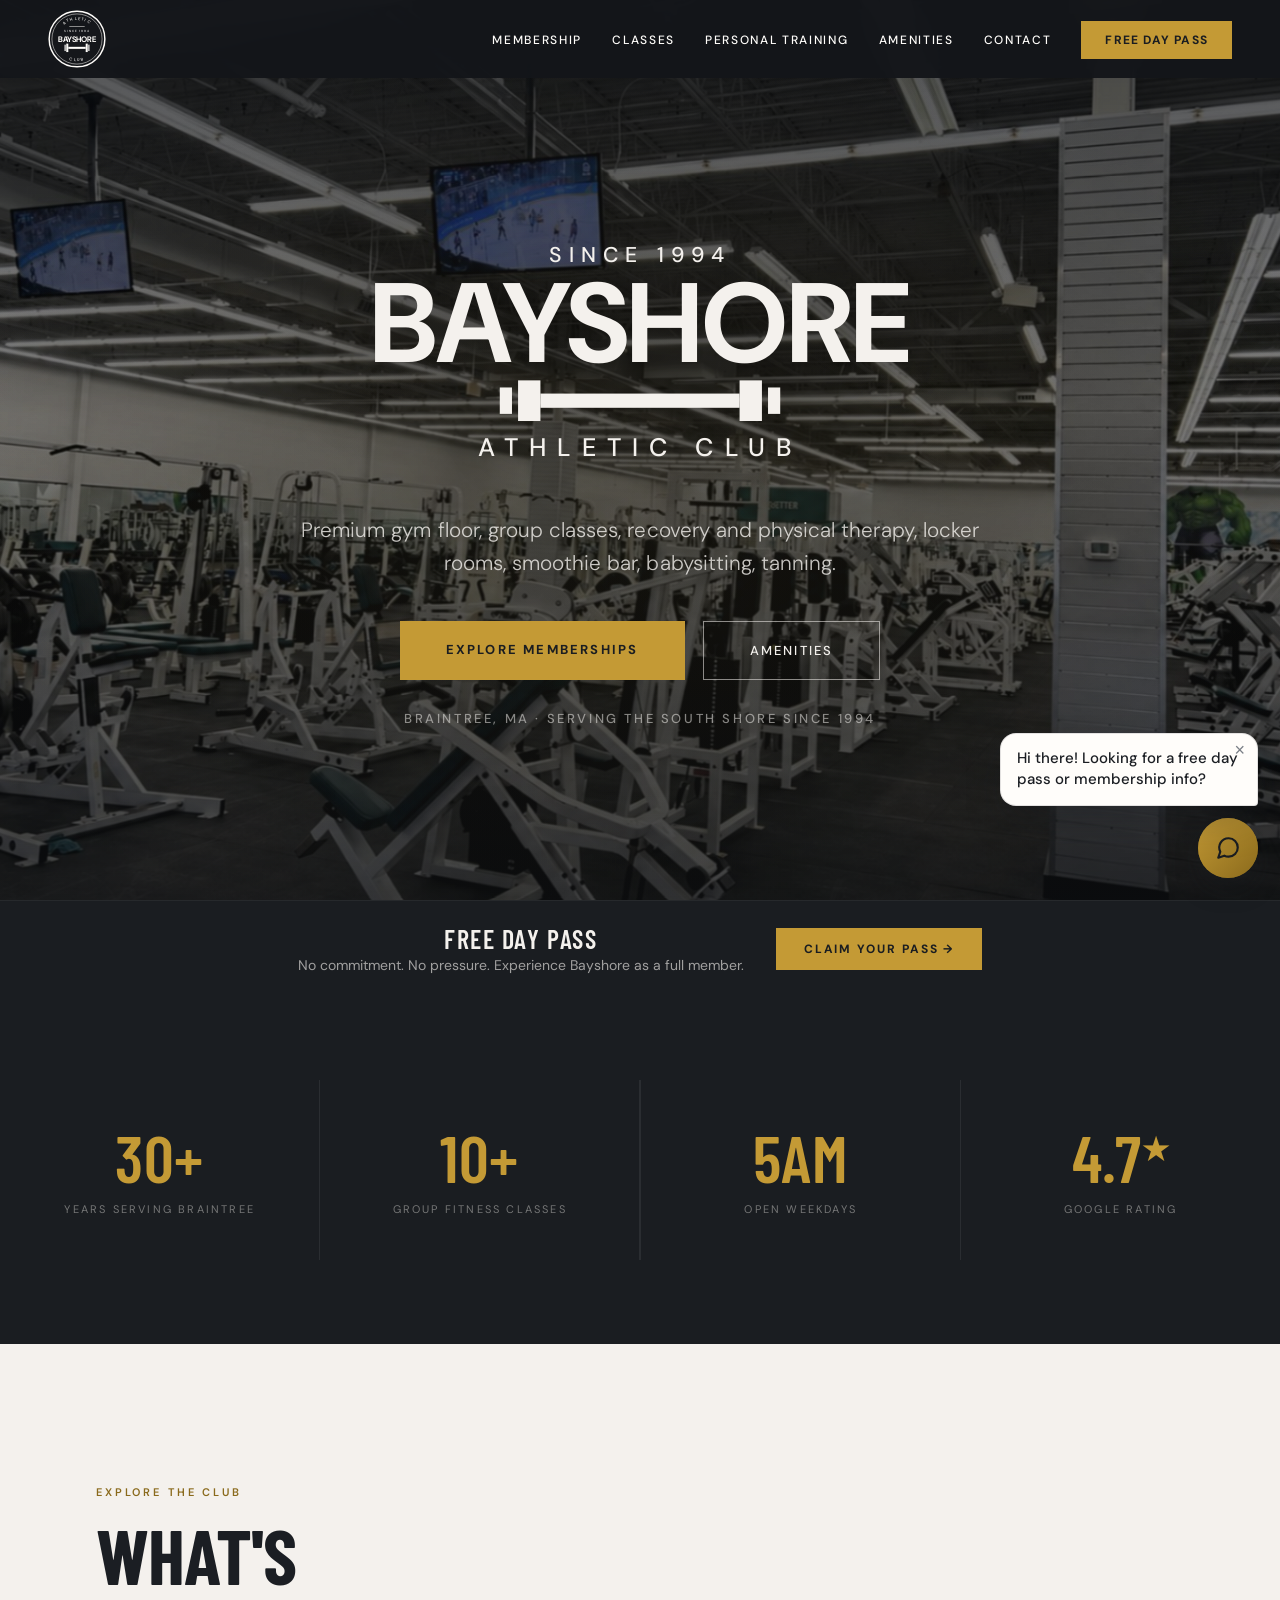
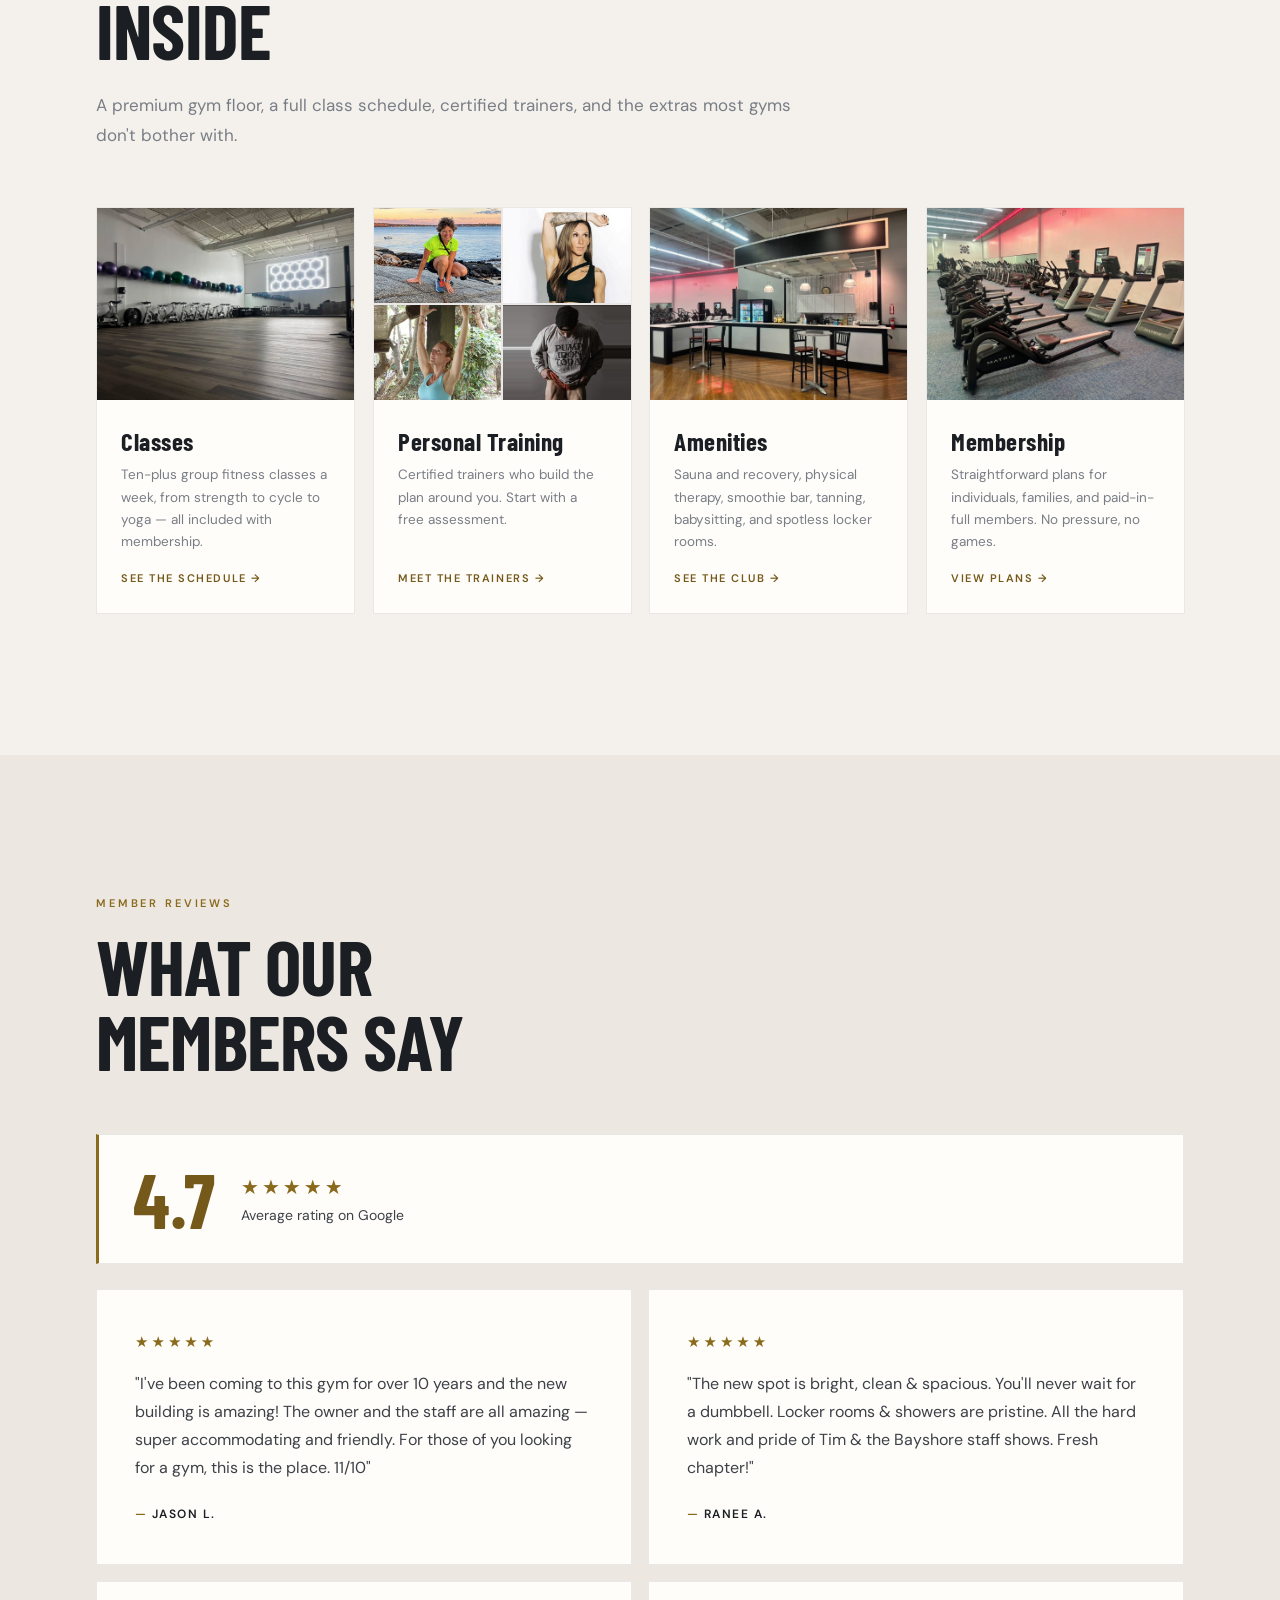
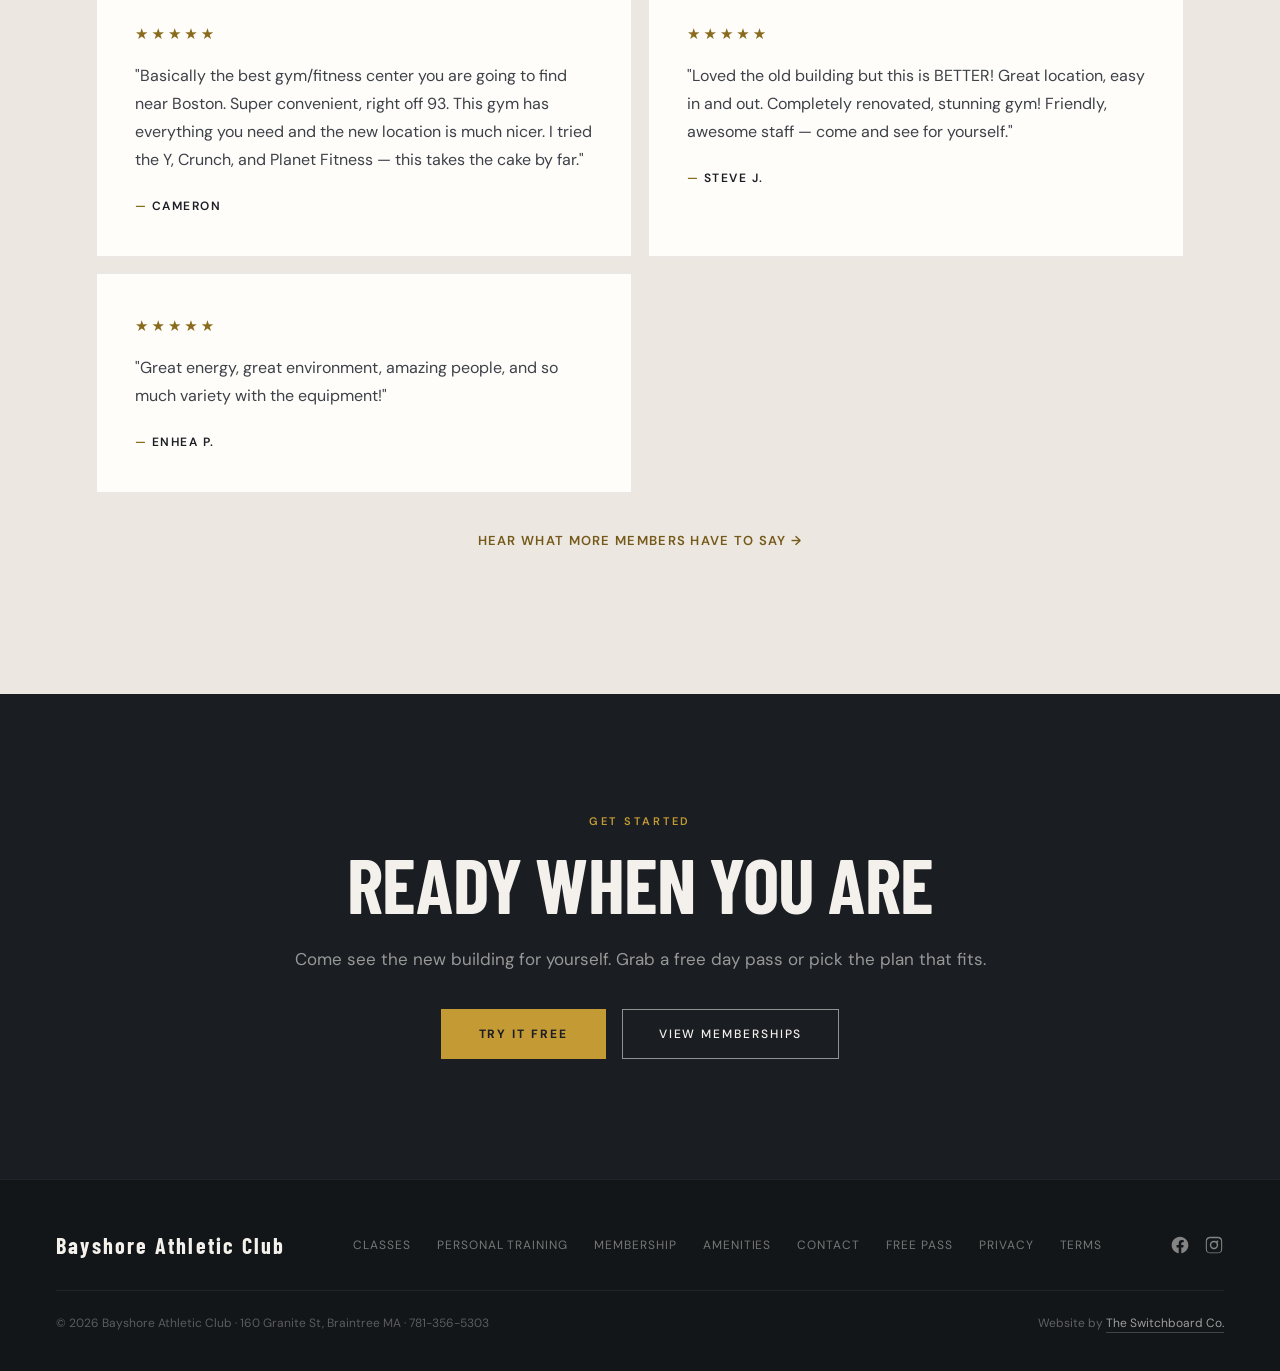
<file: index.html>
<!DOCTYPE html>
<html lang="en">
<head>
<meta charset="UTF-8">
<meta name="viewport" content="width=device-width, initial-scale=1.0">
<title>Bayshore Athletic Club | Braintree, MA</title>
<meta name="description" content="South Shore's full-service gym in Braintree, MA. Classes, training, tanning, babysitting, and more. Claim a free day pass.">
<meta property="og:type" content="website">
<meta property="og:site_name" content="Bayshore Athletic Club">
<meta property="og:title" content="Bayshore Athletic Club — Braintree, MA">
<meta property="og:description" content="South Shore&#x27;s full-service club. Premium gym floor, classes, training, recovery, and more. Claim a free day pass.">
<meta property="og:url" content="https://bayshoreac.com/">
<meta property="og:image" content="https://bayshoreac.com/images/gym-interior.jpg">
<meta property="og:image:alt" content="The training floor at Bayshore Athletic Club">
<meta name="twitter:card" content="summary_large_image">
<meta name="twitter:title" content="Bayshore Athletic Club — Braintree, MA">
<meta name="twitter:description" content="South Shore&#x27;s full-service club. Premium gym floor, classes, training, recovery, and more. Claim a free day pass.">
<meta name="twitter:image" content="https://bayshoreac.com/images/gym-interior.jpg">
<link rel="canonical" href="https://bayshoreac.com/">
<link rel="preconnect" href="https://fonts.googleapis.com">
<link rel="preconnect" href="https://fonts.gstatic.com" crossorigin>
<link href="https://fonts.googleapis.com/css2?family=Barlow+Condensed:wght@500;600;700&family=DM+Sans:wght@300;400;500;600;700&display=swap" rel="stylesheet">
<link rel="preload" as="image" href="images/gym-interior.jpg" fetchpriority="high">
<link rel="stylesheet" href="styles.css?v=18">
<link rel="icon" type="image/svg+xml" href="favicon.svg">
<link rel="icon" type="image/png" sizes="32x32" href="favicon-32.png">
<link rel="icon" type="image/png" sizes="16x16" href="favicon-16.png">
<link rel="shortcut icon" href="favicon.ico">
<link rel="apple-touch-icon" sizes="180x180" href="apple-touch-icon.png">
<meta name="theme-color" content="#1c1f24">
<!-- structured data -->
<script type="application/ld+json">
{
  "@context": "https://schema.org",
  "@graph": [
    {
      "@context": "https://schema.org",
      "@type": "HealthClub",
      "@id": "https://bayshoreac.com/#business",
      "name": "Bayshore Athletic Club",
      "alternateName": "BAC",
      "url": "https://bayshoreac.com/",
      "description": "South Shore's full-service gym in Braintree, MA. Classes, personal training, tanning, recovery, and babysitting.",
      "telephone": "+1-781-356-5303",
      "email": "info@bayshoreac.net",
      "image": "https://bayshoreac.com/images/gym-interior.jpg",
      "logo": "https://bayshoreac.com/favicon-512.png",
      "priceRange": "$$",
      "currenciesAccepted": "USD",
      "address": {
        "@type": "PostalAddress",
        "streetAddress": "160 Granite St",
        "addressLocality": "Braintree",
        "addressRegion": "MA",
        "postalCode": "02184",
        "addressCountry": "US"
      },
      "geo": {
        "@type": "GeoCoordinates",
        "latitude": 42.2245849,
        "longitude": -71.0291665
      },
      "hasMap": "https://www.google.com/maps/search/?api=1&query=160+Granite+St+Braintree+MA+02184",
      "areaServed": [
        {
          "@type": "City",
          "name": "Braintree"
        },
        {
          "@type": "City",
          "name": "Quincy"
        },
        {
          "@type": "City",
          "name": "Weymouth"
        },
        {
          "@type": "City",
          "name": "Randolph"
        },
        {
          "@type": "City",
          "name": "Holbrook"
        }
      ],
      "openingHoursSpecification": [
        {
          "@type": "OpeningHoursSpecification",
          "dayOfWeek": [
            "Monday",
            "Tuesday",
            "Wednesday",
            "Thursday",
            "Friday"
          ],
          "opens": "05:00",
          "closes": "22:00"
        },
        {
          "@type": "OpeningHoursSpecification",
          "dayOfWeek": "Saturday",
          "opens": "07:00",
          "closes": "19:00"
        },
        {
          "@type": "OpeningHoursSpecification",
          "dayOfWeek": "Sunday",
          "opens": "08:00",
          "closes": "18:00"
        }
      ],
      "amenityFeature": [
        {
          "@type": "LocationFeatureSpecification",
          "name": "Free weights",
          "value": true
        },
        {
          "@type": "LocationFeatureSpecification",
          "name": "Cardio equipment",
          "value": true
        },
        {
          "@type": "LocationFeatureSpecification",
          "name": "Group fitness classes",
          "value": true
        },
        {
          "@type": "LocationFeatureSpecification",
          "name": "Personal training",
          "value": true
        },
        {
          "@type": "LocationFeatureSpecification",
          "name": "Sauna",
          "value": true
        },
        {
          "@type": "LocationFeatureSpecification",
          "name": "Tanning",
          "value": true
        },
        {
          "@type": "LocationFeatureSpecification",
          "name": "Babysitting",
          "value": true
        },
        {
          "@type": "LocationFeatureSpecification",
          "name": "Locker rooms",
          "value": true
        },
        {
          "@type": "LocationFeatureSpecification",
          "name": "Showers",
          "value": true
        },
        {
          "@type": "LocationFeatureSpecification",
          "name": "Smoothie bar",
          "value": true
        }
      ],
      "sameAs": [
        "https://www.facebook.com/bayshore.athletic.club/",
        "https://www.instagram.com/bayshoreathleticclub/"
      ],
      "potentialAction": {
        "@type": "ReserveAction",
        "name": "Claim a free day pass",
        "target": {
          "@type": "EntryPoint",
          "urlTemplate": "https://bayshoreac.com/free-pass.html",
          "actionPlatform": [
            "http://schema.org/DesktopWebPlatform",
            "http://schema.org/MobileWebPlatform"
          ]
        }
      }
    },
    {
      "@context": "https://schema.org",
      "@type": "WebSite",
      "@id": "https://bayshoreac.com/#website",
      "url": "https://bayshoreac.com/",
      "name": "Bayshore Athletic Club",
      "publisher": {
        "@id": "https://bayshoreac.com/#business"
      }
    },
    {
      "@type": "WebPage",
      "@id": "https://bayshoreac.com/#webpage",
      "url": "https://bayshoreac.com/",
      "name": "Bayshore Athletic Club | Braintree, MA",
      "description": "South Shore's full-service gym in Braintree, MA. Classes, training, tanning, babysitting, and more. Claim a free day pass.",
      "isPartOf": {
        "@id": "https://bayshoreac.com/#website"
      },
      "about": {
        "@id": "https://bayshoreac.com/#business"
      }
    }
  ]
}
</script>
</head>
<body>
<!-- NAV -->
<nav id="navbar">
  <a href="index.html" class="nav-logo" aria-label="Bayshore Athletic Club — home">
    <svg class="nav-logo-mark" viewBox="0 0 400 400" role="img" aria-label="Bayshore Athletic Club">
      <defs>
        <path id="navArcTop" d="M 200,200 m -132,0 a 132,132 0 0 1 264,0" />
        <path id="navArcBottom" d="M 200,200 m -152,0 a 152,152 0 0 0 304,0" />
      </defs>
      <circle cx="200" cy="200" r="192" fill="none" stroke="currentColor" stroke-width="10" />
      <circle cx="200" cy="200" r="173" fill="none" stroke="currentColor" stroke-width="3.5" />
      <text class="badge-arc" fill="currentColor">
        <textPath href="#navArcTop" startOffset="50%" text-anchor="middle">ATHLETIC</textPath>
      </text>
      <text class="badge-arc" fill="currentColor">
        <textPath href="#navArcBottom" startOffset="50%" text-anchor="middle">CLUB</textPath>
      </text>
      <rect x="147" y="113" width="106" height="3.5" fill="currentColor" />
      <text class="badge-since" x="200" y="152" text-anchor="middle" fill="currentColor">SINCE 1994</text>
      <text class="badge-word" x="200" y="222" text-anchor="middle" fill="currentColor">BAYSHORE</text>
      <g fill="currentColor">
        <rect x="114" y="239" width="8" height="44" />
        <rect x="126" y="232" width="14" height="58" />
        <rect x="140" y="254" width="120" height="14" />
        <rect x="260" y="232" width="14" height="58" />
        <rect x="278" y="239" width="8" height="44" />
      </g>
    </svg>
  </a>
  <ul class="nav-links">
    <li><a href="memberships.html">Membership</a></li>
    <li><a href="classes.html">Classes</a></li>
    <li><a href="personal-training.html">Personal Training</a></li>
    <li><a href="amenities.html">Amenities</a></li>
    <li><a href="contact.html">Contact</a></li>
    <li><a href="free-pass.html" class="nav-cta">Free Day Pass</a></li>
  </ul>
  <div class="hamburger" id="hamburger" aria-label="Menu">
    <span></span><span></span><span></span>
  </div>
</nav>

<!-- MOBILE MENU -->
<div class="mobile-menu" id="mobileMenu">
  <a href="index.html" onclick="closeMobile()">Home</a>
  <a href="memberships.html" onclick="closeMobile()">Membership</a>
  <a href="classes.html" onclick="closeMobile()">Classes</a>
  <a href="personal-training.html" onclick="closeMobile()">Personal Training</a>
  <a href="amenities.html" onclick="closeMobile()">Amenities</a>
  <a href="contact.html" onclick="closeMobile()">Contact</a>
  <a href="free-pass.html" onclick="closeMobile()" style="color:var(--accent-lt)">Free Day Pass</a>
</div>
<!-- HERO (stays dark for impact) -->
<section id="hero">
  <div class="hero-photo"></div>
  <div class="hero-bg"></div>

  <div class="hero-inner">
    <div class="hero-content">
      <!-- Horizontal lockup, not the circular badge — it holds the centre of a
           wide hero far better. The badge stays in the nav. Inlined rather than
           <img> so it inherits the page's fonts and takes its colour from CSS. -->
      <div class="hero-logo">
      <svg class="hero-lockup-mark" viewBox="0 0 620 238" role="img" aria-label="Bayshore Athletic Club — since 1994">
      <!-- Even vertical rhythm, measured off cap heights rather than baselines:
           16px above SINCE, 18px from its baseline to the wordmark cap, 18px
           from the wordmark baseline to the dumbbell, 16px from the dumbbell to
           the ATHLETIC CLUB cap, 17px below it. -->
      <text class="lock-since" x="310" y="31" text-anchor="middle" fill="currentColor">SINCE 1994</text>
      <text class="lock-word" x="310" y="129" text-anchor="middle" fill="currentColor">BAYSHORE</text>
      <g fill="currentColor">
        <rect x="172" y="154" width="12" height="26" />
        <rect x="190" y="147" width="22" height="40" />
        <rect x="212" y="160" width="196" height="14" />
        <rect x="408" y="147" width="22" height="40" />
        <rect x="436" y="154" width="12" height="26" />
      </g>
      <text class="lock-sub" x="310" y="221" text-anchor="middle" fill="currentColor">ATHLETIC CLUB</text>
    </svg>
      </div>

      <h1 class="hero-sub">Premium gym floor, group classes, recovery and physical therapy, locker rooms, smoothie bar, babysitting, tanning.</h1>
      <div class="hero-actions">
        <a href="memberships.html" class="btn-primary">Explore Memberships</a>
        <a href="amenities.html" class="btn-outline">Amenities</a>
      </div>
      <p class="hero-trust">Braintree, MA · Serving the South Shore since 1994</p>
    </div>
  </div>
</section>
<!-- FREE DAY PASS BANNER -->
<div id="daypass-banner">
  <div class="banner-text">
    FREE DAY PASS
    <span>No commitment. No pressure. Experience Bayshore as a full member.</span>
  </div>
  <a href="free-pass.html" class="btn-accent">Claim Your Pass →</a>
</div>
<!-- STATS (dark stripe) -->
<section id="stats">
  <div class="stats-grid">
    <div class="stat-item">
      <div class="stat-num">30+</div>
      <div class="stat-label">Years Serving Braintree</div>
    </div>
    <div class="stat-item">
      <div class="stat-num">10+</div>
      <div class="stat-label">Group Fitness Classes</div>
    </div>
    <div class="stat-item">
      <div class="stat-num">5AM</div>
      <div class="stat-label">Open Weekdays</div>
    </div>
    <div class="stat-item">
      <div class="stat-num">4.7<span style="font-size:30px; vertical-align:super;">★</span></div>
      <div class="stat-label">Google Rating</div>
    </div>
  </div>
</section>
<!-- EXPLORE -->
<section id="explore">
  <div class="container">
    <p class="section-label">Explore the Club</p>
    <h2 class="section-title">WHAT'S<br>INSIDE</h2>
    <p class="section-body">A premium gym floor, a full class schedule, certified trainers, and the extras most gyms don't bother with.</p>

    <div class="explore-grid">
      <a href="classes.html" class="explore-card">
        <img class="explore-media" src="images/gym-studio.jpg" alt="Group fitness studio at Bayshore Athletic Club" loading="lazy" decoding="async">
        <span class="explore-body">
          <span class="explore-name">Classes</span>
          <span class="explore-desc">Ten-plus group fitness classes a week, from strength to cycle to yoga — all included with membership.</span>
          <span class="explore-link">See the schedule</span>
        </span>
      </a>
      <a href="personal-training.html" class="explore-card">
        <!-- The four trainers as one tile. These use purpose-cut 4:3 crops
             (images/*-tile.jpg, generated from the portraits on the Personal
             Training page) rather than the originals, so each person is framed
             deliberately instead of however a centre crop happened to land. -->
        <span class="explore-mosaic" role="img" aria-label="The four personal trainers at Bayshore Athletic Club">
          <span class="mosaic-pane"><img src="images/trainer-deb-tile.jpg" alt="" loading="lazy" decoding="async"></span>
          <span class="mosaic-pane"><img src="images/trainer-korina-tile.jpg" alt="" loading="lazy" decoding="async"></span>
          <span class="mosaic-pane"><img src="images/trainer-laurie-tile.jpg" alt="" loading="lazy" decoding="async"></span>
          <span class="mosaic-pane"><img src="images/trainer-josh-tile.jpg" alt="" loading="lazy" decoding="async"></span>
        </span>
        <span class="explore-body">
          <span class="explore-name">Personal Training</span>
          <span class="explore-desc">Certified trainers who build the plan around you. Start with a free assessment.</span>
          <span class="explore-link">Meet the trainers</span>
        </span>
      </a>
      <a href="amenities.html" class="explore-card">
        <img class="explore-media" src="images/smoothie-bar.jpg" alt="The smoothie bar at Bayshore Athletic Club" loading="lazy" decoding="async">
        <span class="explore-body">
          <span class="explore-name">Amenities</span>
          <span class="explore-desc">Sauna and recovery, physical therapy, smoothie bar, tanning, babysitting, and spotless locker rooms.</span>
          <span class="explore-link">See the club</span>
        </span>
      </a>
      <a href="memberships.html" class="explore-card">
        <img class="explore-media" src="images/gym-cardio.jpg" alt="Cardio floor at Bayshore Athletic Club" loading="lazy" decoding="async">
        <span class="explore-body">
          <span class="explore-name">Membership</span>
          <span class="explore-desc">Straightforward plans for individuals, families, and paid-in-full members. No pressure, no games.</span>
          <span class="explore-link">View plans</span>
        </span>
      </a>
    </div>
  </div>
</section>
<!-- REVIEWS -->
<section id="reviews">
  <div class="container">
    <p class="section-label">Member Reviews</p>
    <h2 class="section-title">WHAT OUR<br>MEMBERS SAY</h2>

    <div class="reviews-aggregate">
      <div class="agg-score">4.7</div>
      <div>
        <div class="agg-stars">★★★★★</div>
        <div class="agg-meta">Average rating on Google</div>
      </div>
    </div>

    <!-- Real Google reviews (lightly tightened for length). Order can be changed freely. -->
    <div class="reviews-grid" style="margin-top:24px;">
      <div class="review-card">
        <div class="review-stars">★★★★★</div>
        <div class="review-text">"I've been coming to this gym for over 10 years and the new building is amazing! The owner and the staff are all amazing — super accommodating and friendly. For those of you looking for a gym, this is the place. 11/10"</div>
        <div class="review-author">Jason L.</div>
      </div>
      <div class="review-card">
        <div class="review-stars">★★★★★</div>
        <div class="review-text">"The new spot is bright, clean &amp; spacious. You'll never wait for a dumbbell. Locker rooms &amp; showers are pristine. All the hard work and pride of Tim &amp; the Bayshore staff shows. Fresh chapter!"</div>
        <div class="review-author">Ranee A.</div>
      </div>
      <div class="review-card">
        <div class="review-stars">★★★★★</div>
        <div class="review-text">"Basically the best gym/fitness center you are going to find near Boston. Super convenient, right off 93. This gym has everything you need and the new location is much nicer. I tried the Y, Crunch, and Planet Fitness — this takes the cake by far."</div>
        <div class="review-author">Cameron</div>
      </div>
      <div class="review-card">
        <div class="review-stars">★★★★★</div>
        <div class="review-text">"Loved the old building but this is BETTER! Great location, easy in and out. Completely renovated, stunning gym! Friendly, awesome staff — come and see for yourself."</div>
        <div class="review-author">Steve J.</div>
      </div>
      <div class="review-card">
        <div class="review-stars">★★★★★</div>
        <div class="review-text">"Great energy, great environment, amazing people, and so much variety with the equipment!"</div>
        <div class="review-author">Enhea P.</div>
      </div>
    </div>

    <div style="text-align:center; margin-top:36px;">
      <!-- TODO: swap for the exact Google reviews deep-link once you have the Place ID -->
      <a class="reviews-more" href="https://www.google.com/maps/search/?api=1&amp;query=Bayshore+Athletic+Club+Braintree+MA" target="_blank" rel="noopener">Hear what more members have to say →</a>
    </div>
  </div>
</section>
<!-- CLOSING CTA -->
<section class="cta-band">
  <div class="container">
    <p class="section-label">Get Started</p>
    <h2 class="section-title">READY WHEN YOU ARE</h2>
    <p class="section-body">Come see the new building for yourself. Grab a free day pass or pick the plan that fits.</p>
    <div class="cta-actions">
      <a href="free-pass.html" class="btn-primary">Try It Free</a>
      <a href="memberships.html" class="btn-outline">View Memberships</a>
    </div>
  </div>
</section>
<!-- FOOTER -->
<footer>
  <div class="footer-row">
    <div class="footer-logo">Bayshore Athletic Club</div>
    <div class="footer-links">
      <a href="classes.html">Classes</a>
      <a href="personal-training.html">Personal Training</a>
      <a href="memberships.html">Membership</a>
      <a href="amenities.html">Amenities</a>
      <a href="contact.html">Contact</a>
      <a href="free-pass.html">Free Pass</a>
      <a href="privacy.html">Privacy</a>
      <a href="terms.html">Terms</a>
    </div>
    <div class="footer-social">
      <a href="https://www.facebook.com/bayshore.athletic.club/" target="_blank" rel="noopener" aria-label="Bayshore Athletic Club on Facebook"><svg viewBox="0 0 24 24" width="20" height="20" fill="currentColor" aria-hidden="true"><path d="M22 12.06C22 6.5 17.52 2 12 2S2 6.5 2 12.06c0 5.02 3.66 9.18 8.44 9.94v-7.03H7.9v-2.9h2.54V9.85c0-2.5 1.49-3.89 3.77-3.89 1.1 0 2.24.2 2.24.2v2.46H15.2c-1.24 0-1.63.77-1.63 1.56v1.88h2.78l-.45 2.9h-2.33V22c4.78-.76 8.44-4.92 8.44-9.94Z"/></svg></a>
      <a href="https://www.instagram.com/bayshoreathleticclub/" target="_blank" rel="noopener" aria-label="Bayshore Athletic Club on Instagram"><svg viewBox="0 0 24 24" width="20" height="20" fill="currentColor" aria-hidden="true"><path d="M12 2.16c3.2 0 3.58.01 4.85.07 1.17.05 1.8.25 2.23.41.56.22.96.48 1.38.9.42.42.68.82.9 1.38.16.42.36 1.06.41 2.23.06 1.27.07 1.65.07 4.85s-.01 3.58-.07 4.85c-.05 1.17-.25 1.8-.41 2.23-.22.56-.48.96-.9 1.38-.42.42-.82.68-1.38.9-.42.16-1.06.36-2.23.41-1.27.06-1.65.07-4.85.07s-3.58-.01-4.85-.07c-1.17-.05-1.8-.25-2.23-.41a3.7 3.7 0 0 1-1.38-.9 3.7 3.7 0 0 1-.9-1.38c-.16-.42-.36-1.06-.41-2.23-.06-1.27-.07-1.65-.07-4.85s.01-3.58.07-4.85c.05-1.17.25-1.8.41-2.23.22-.56.48-.96.9-1.38.42-.42.82-.68 1.38-.9.42-.16 1.06-.36 2.23-.41C8.42 2.17 8.8 2.16 12 2.16Zm0 1.8c-3.15 0-3.5.01-4.74.07-.9.04-1.38.19-1.71.32-.43.17-.74.37-1.05.69-.32.31-.52.62-.69 1.05-.13.33-.28.81-.32 1.71-.06 1.24-.07 1.59-.07 4.74s.01 3.5.07 4.74c.04.9.19 1.38.32 1.71.17.43.37.74.69 1.05.31.32.62.52 1.05.69.33.13.81.28 1.71.32 1.24.06 1.59.07 4.74.07s3.5-.01 4.74-.07c.9-.04 1.38-.19 1.71-.32.43-.17.74-.37 1.05-.69.32-.31.52-.62.69-1.05.13-.33.28-.81.32-1.71.06-1.24.07-1.59.07-4.74s-.01-3.5-.07-4.74c-.04-.9-.19-1.38-.32-1.71a2.83 2.83 0 0 0-.69-1.05 2.83 2.83 0 0 0-1.05-.69c-.33-.13-.81-.28-1.71-.32-1.24-.06-1.59-.07-4.74-.07Zm0 3.06A5.04 5.04 0 1 1 12 17.1a5.04 5.04 0 0 1 0-10.08Zm0 1.8a3.24 3.24 0 1 0 0 6.48 3.24 3.24 0 0 0 0-6.48Zm5.24-1.13a1.18 1.18 0 1 1-2.36 0 1.18 1.18 0 0 1 2.36 0Z"/></svg></a>
    </div>
  </div>
  <div class="footer-bottom">
    <span class="footer-copy">© 2026 Bayshore Athletic Club · 160 Granite St, Braintree MA · <a href="tel:7813565303">781-356-5303</a></span>
    <span class="footer-credit">Website by <a href="https://switchboardcompany.com" target="_blank" rel="noopener">The Switchboard Co.</a></span>
  </div>
</footer>

<script src="script.js?v=19"></script>
<script src="chat.js?v=4"></script>
</body>
</html>
</file>
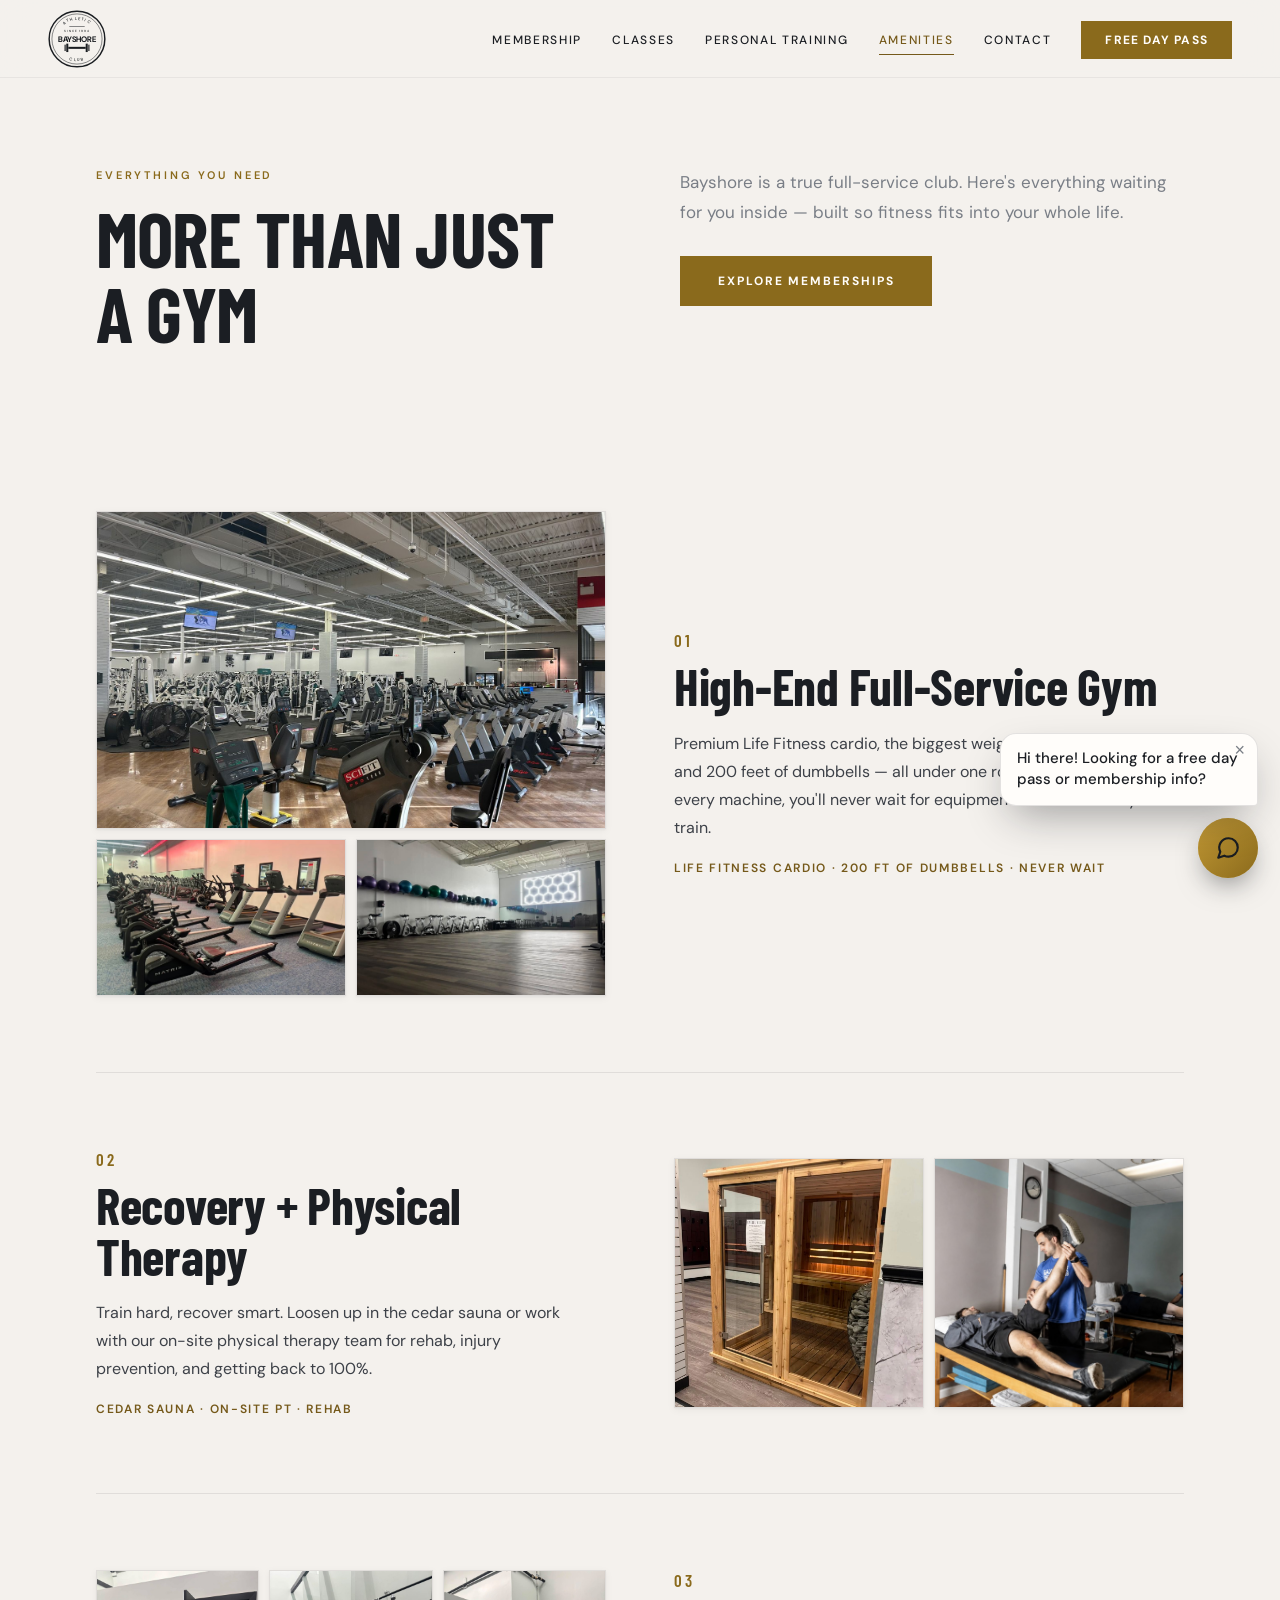
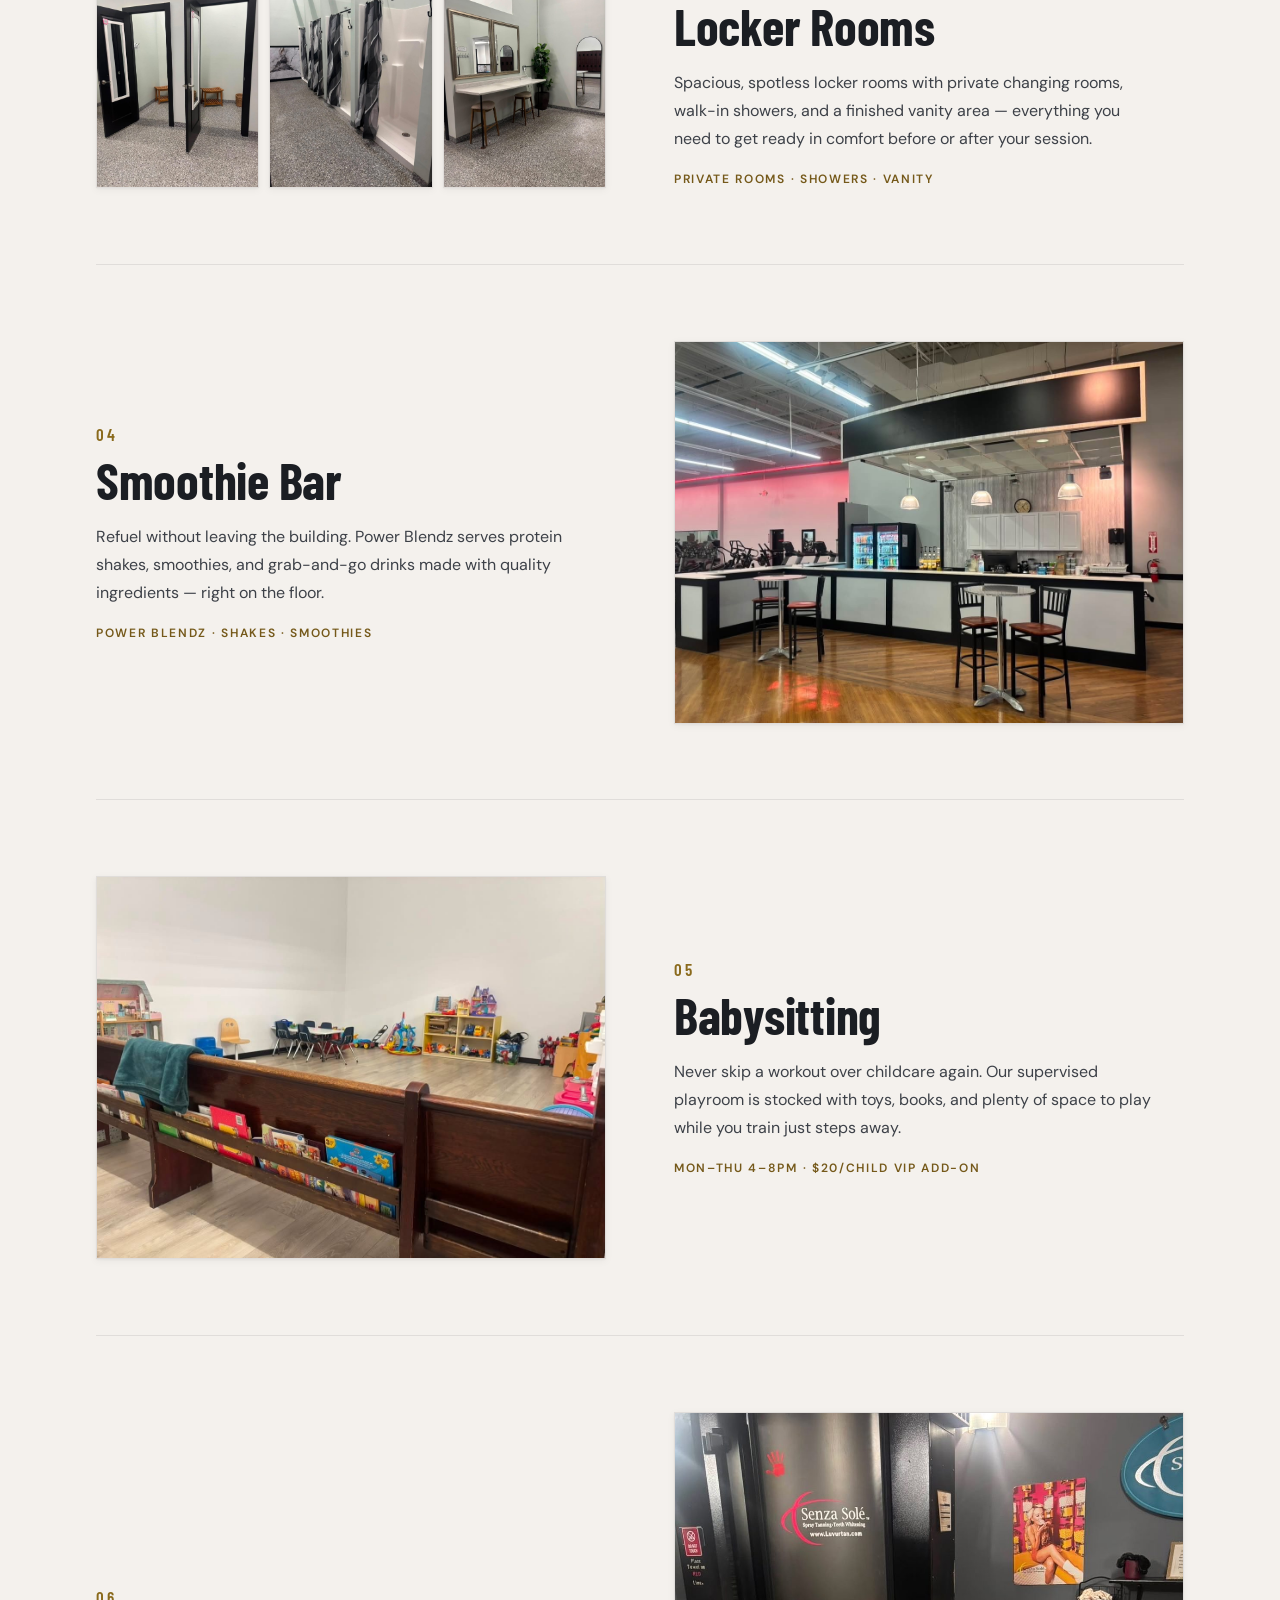
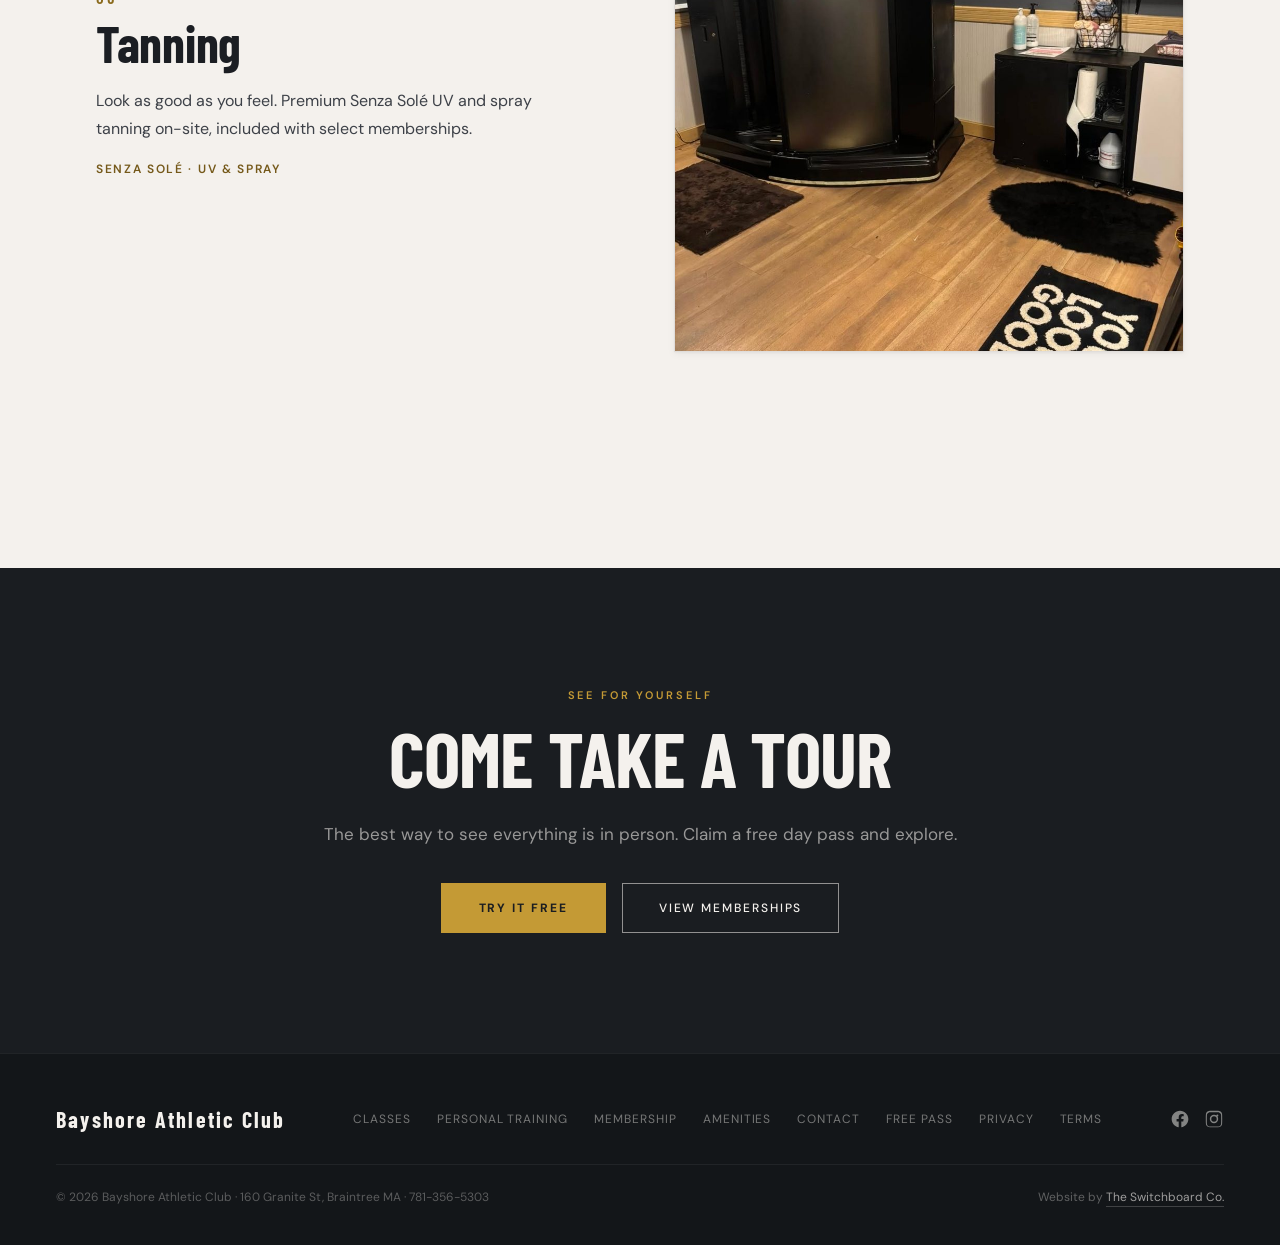
<file: amenities.html>
<!DOCTYPE html>
<html lang="en">
<head>
<meta charset="UTF-8">
<meta name="viewport" content="width=device-width, initial-scale=1.0">
<title>Amenities | Bayshore Athletic Club</title>
<meta name="description" content="More than a gym — tanning, smoothie bar, physical therapy, babysitting, and more at Bayshore Athletic Club.">
<meta property="og:type" content="website">
<meta property="og:site_name" content="Bayshore Athletic Club">
<meta property="og:title" content="Amenities at Bayshore Athletic Club">
<meta property="og:description" content="Sauna, recovery and physical therapy, smoothie bar, tanning, and babysitting — all under one roof.">
<meta property="og:url" content="https://bayshoreac.com/amenities.html">
<meta property="og:image" content="https://bayshoreac.com/images/gym-interior.jpg">
<meta property="og:image:alt" content="The training floor at Bayshore Athletic Club">
<meta name="twitter:card" content="summary_large_image">
<meta name="twitter:title" content="Amenities at Bayshore Athletic Club">
<meta name="twitter:description" content="Sauna, recovery and physical therapy, smoothie bar, tanning, and babysitting — all under one roof.">
<meta name="twitter:image" content="https://bayshoreac.com/images/gym-interior.jpg">
<link rel="canonical" href="https://bayshoreac.com/amenities.html">
<link rel="preconnect" href="https://fonts.googleapis.com">
<link rel="preconnect" href="https://fonts.gstatic.com" crossorigin>
<link href="https://fonts.googleapis.com/css2?family=Barlow+Condensed:wght@500;600;700&family=DM+Sans:wght@300;400;500;600;700&display=swap" rel="stylesheet">
<link rel="stylesheet" href="styles.css?v=18">
<link rel="icon" type="image/svg+xml" href="favicon.svg">
<link rel="icon" type="image/png" sizes="32x32" href="favicon-32.png">
<link rel="icon" type="image/png" sizes="16x16" href="favicon-16.png">
<link rel="shortcut icon" href="favicon.ico">
<link rel="apple-touch-icon" sizes="180x180" href="apple-touch-icon.png">
<meta name="theme-color" content="#1c1f24">
<!-- structured data -->
<script type="application/ld+json">
{
  "@context": "https://schema.org",
  "@graph": [
    {
      "@type": "WebPage",
      "@id": "https://bayshoreac.com/amenities.html#webpage",
      "url": "https://bayshoreac.com/amenities.html",
      "name": "Amenities",
      "isPartOf": {
        "@id": "https://bayshoreac.com/#website"
      },
      "about": {
        "@id": "https://bayshoreac.com/#business"
      },
      "description": "More than a gym — tanning, smoothie bar, physical therapy, babysitting, and more at Bayshore Athletic Club."
    },
    {
      "@type": "BreadcrumbList",
      "itemListElement": [
        {
          "@type": "ListItem",
          "position": 1,
          "name": "Home",
          "item": "https://bayshoreac.com/"
        },
        {
          "@type": "ListItem",
          "position": 2,
          "name": "Amenities",
          "item": "https://bayshoreac.com/amenities.html"
        }
      ]
    }
  ]
}
</script>
</head>
<body>
<!-- NAV -->
<nav id="navbar" class="nav--light">
  <a href="index.html" class="nav-logo" aria-label="Bayshore Athletic Club — home">
    <svg class="nav-logo-mark" viewBox="0 0 400 400" role="img" aria-label="Bayshore Athletic Club">
      <defs>
        <path id="navArcTop" d="M 200,200 m -132,0 a 132,132 0 0 1 264,0" />
        <path id="navArcBottom" d="M 200,200 m -152,0 a 152,152 0 0 0 304,0" />
      </defs>
      <circle cx="200" cy="200" r="192" fill="none" stroke="currentColor" stroke-width="10" />
      <circle cx="200" cy="200" r="173" fill="none" stroke="currentColor" stroke-width="3.5" />
      <text class="badge-arc" fill="currentColor">
        <textPath href="#navArcTop" startOffset="50%" text-anchor="middle">ATHLETIC</textPath>
      </text>
      <text class="badge-arc" fill="currentColor">
        <textPath href="#navArcBottom" startOffset="50%" text-anchor="middle">CLUB</textPath>
      </text>
      <rect x="147" y="113" width="106" height="3.5" fill="currentColor" />
      <text class="badge-since" x="200" y="152" text-anchor="middle" fill="currentColor">SINCE 1994</text>
      <text class="badge-word" x="200" y="222" text-anchor="middle" fill="currentColor">BAYSHORE</text>
      <g fill="currentColor">
        <rect x="114" y="239" width="8" height="44" />
        <rect x="126" y="232" width="14" height="58" />
        <rect x="140" y="254" width="120" height="14" />
        <rect x="260" y="232" width="14" height="58" />
        <rect x="278" y="239" width="8" height="44" />
      </g>
    </svg>
  </a>
  <ul class="nav-links">
    <li><a href="memberships.html">Membership</a></li>
    <li><a href="classes.html">Classes</a></li>
    <li><a href="personal-training.html">Personal Training</a></li>
    <li><a href="amenities.html" class="active">Amenities</a></li>
    <li><a href="contact.html">Contact</a></li>
    <li><a href="free-pass.html" class="nav-cta">Free Day Pass</a></li>
  </ul>
  <div class="hamburger" id="hamburger" aria-label="Menu">
    <span></span><span></span><span></span>
  </div>
</nav>

<!-- MOBILE MENU -->
<div class="mobile-menu" id="mobileMenu">
  <a href="index.html" onclick="closeMobile()">Home</a>
  <a href="memberships.html" onclick="closeMobile()">Membership</a>
  <a href="classes.html" onclick="closeMobile()">Classes</a>
  <a href="personal-training.html" onclick="closeMobile()">Personal Training</a>
  <a href="amenities.html" onclick="closeMobile()">Amenities</a>
  <a href="contact.html" onclick="closeMobile()">Contact</a>
  <a href="free-pass.html" onclick="closeMobile()" style="color:var(--accent-lt)">Free Day Pass</a>
</div>
<!-- AMENITIES -->
<section id="amenities" class="section-first">
  <div class="container">
    <div class="amenities-intro">
      <div>
        <p class="section-label">Everything You Need</p>
        <h1 class="section-title">MORE THAN JUST A GYM</h1>
      </div>
      <div>
        <p class="section-body">Bayshore is a true full-service club. Here's everything waiting for you inside — built so fitness fits into your whole life.</p>
        <a href="memberships.html" class="btn-primary" style="margin-top:28px;">Explore Memberships</a>
      </div>
    </div>

    <div class="amenities-features" style="margin-top:24px;">

      <div class="feature">
        <div class="feature-media">
          <img class="fm-lead" src="images/gym-floor.jpg" alt="Main gym floor at Bayshore Athletic Club" loading="lazy" decoding="async">
          <div class="fm-row2">
            <img src="images/gym-cardio.jpg" alt="Cardio area with Life Fitness equipment" loading="lazy" decoding="async">
            <img src="images/gym-studio.jpg" alt="Cycle and group fitness studio" loading="lazy" decoding="async">
          </div>
        </div>
        <div class="feature-content">
          <p class="feature-index">01</p>
          <h3 class="feature-name">High-End Full-Service Gym</h3>
          <p class="feature-desc">Premium Life Fitness cardio, the biggest weight room in the area, and 200 feet of dumbbells — all under one roof. With doubles of every machine, you'll never wait for equipment no matter how you train.</p>
          <p class="feature-detail">Life Fitness Cardio · 200 ft of Dumbbells · Never Wait</p>
        </div>
      </div>

      <div class="feature reverse">
        <div class="feature-media fm-duo">
          <img src="images/recovery-sauna.jpg" alt="Cedar sauna for recovery" loading="lazy" decoding="async">
          <img src="images/recovery-pt.jpg" alt="On-site physical therapy session" loading="lazy" decoding="async">
        </div>
        <div class="feature-content">
          <p class="feature-index">02</p>
          <h3 class="feature-name">Recovery + Physical Therapy</h3>
          <p class="feature-desc">Train hard, recover smart. Loosen up in the cedar sauna or work with our on-site physical therapy team for rehab, injury prevention, and getting back to 100%.</p>
          <p class="feature-detail">Cedar Sauna · On-Site PT · Rehab</p>
        </div>
      </div>

      <div class="feature">
        <div class="feature-media fm-trio">
          <img src="images/lockers-changing.jpg" alt="Private changing rooms" loading="lazy" decoding="async">
          <img src="images/lockers-showers.jpg" alt="Walk-in showers" loading="lazy" decoding="async">
          <img src="images/lockers-vanity.jpg" alt="Vanity and grooming area" loading="lazy" decoding="async">
        </div>
        <div class="feature-content">
          <p class="feature-index">03</p>
          <h3 class="feature-name">Locker Rooms</h3>
          <p class="feature-desc">Spacious, spotless locker rooms with private changing rooms, walk-in showers, and a finished vanity area — everything you need to get ready in comfort before or after your session.</p>
          <p class="feature-detail">Private Rooms · Showers · Vanity</p>
        </div>
      </div>

      <div class="feature reverse">
        <div class="feature-media">
          <img class="fm-single" src="images/smoothie-bar.jpg" alt="Power Blendz smoothie bar" loading="lazy" decoding="async">
        </div>
        <div class="feature-content">
          <p class="feature-index">04</p>
          <h3 class="feature-name">Smoothie Bar</h3>
          <p class="feature-desc">Refuel without leaving the building. Power Blendz serves protein shakes, smoothies, and grab-and-go drinks made with quality ingredients — right on the floor.</p>
          <p class="feature-detail">Power Blendz · Shakes · Smoothies</p>
        </div>
      </div>

      <div class="feature">
        <div class="feature-media">
          <img class="fm-single" src="images/babysitting.jpg" alt="Babysitting playroom at Bayshore Athletic Club" loading="lazy" decoding="async">
        </div>
        <div class="feature-content">
          <p class="feature-index">05</p>
          <h3 class="feature-name">Babysitting</h3>
          <p class="feature-desc">Never skip a workout over childcare again. Our supervised playroom is stocked with toys, books, and plenty of space to play while you train just steps away.</p>
          <p class="feature-detail">Mon–Thu 4–8PM · $20/child VIP add-on</p>
        </div>
      </div>

      <div class="feature reverse">
        <div class="feature-media">
          <img class="fm-portrait" src="images/tanning.jpg" alt="Senza Solé tanning booth" loading="lazy" decoding="async">
        </div>
        <div class="feature-content">
          <p class="feature-index">06</p>
          <h3 class="feature-name">Tanning</h3>
          <p class="feature-desc">Look as good as you feel. Premium Senza Solé UV and spray tanning on-site, included with select memberships.</p>
          <p class="feature-detail">Senza Solé · UV &amp; Spray</p>
        </div>
      </div>

    </div>
  </div>
</section>
<!-- CLOSING CTA -->
<section class="cta-band">
  <div class="container">
    <p class="section-label">See For Yourself</p>
    <h2 class="section-title">COME TAKE A TOUR</h2>
    <p class="section-body">The best way to see everything is in person. Claim a free day pass and explore.</p>
    <div class="cta-actions">
      <a href="free-pass.html" class="btn-primary">Try It Free</a>
      <a href="memberships.html" class="btn-outline">View Memberships</a>
    </div>
  </div>
</section>
<!-- FOOTER -->
<footer>
  <div class="footer-row">
    <div class="footer-logo">Bayshore Athletic Club</div>
    <div class="footer-links">
      <a href="classes.html">Classes</a>
      <a href="personal-training.html">Personal Training</a>
      <a href="memberships.html">Membership</a>
      <a href="amenities.html">Amenities</a>
      <a href="contact.html">Contact</a>
      <a href="free-pass.html">Free Pass</a>
      <a href="privacy.html">Privacy</a>
      <a href="terms.html">Terms</a>
    </div>
    <div class="footer-social">
      <a href="https://www.facebook.com/bayshore.athletic.club/" target="_blank" rel="noopener" aria-label="Bayshore Athletic Club on Facebook"><svg viewBox="0 0 24 24" width="20" height="20" fill="currentColor" aria-hidden="true"><path d="M22 12.06C22 6.5 17.52 2 12 2S2 6.5 2 12.06c0 5.02 3.66 9.18 8.44 9.94v-7.03H7.9v-2.9h2.54V9.85c0-2.5 1.49-3.89 3.77-3.89 1.1 0 2.24.2 2.24.2v2.46H15.2c-1.24 0-1.63.77-1.63 1.56v1.88h2.78l-.45 2.9h-2.33V22c4.78-.76 8.44-4.92 8.44-9.94Z"/></svg></a>
      <a href="https://www.instagram.com/bayshoreathleticclub/" target="_blank" rel="noopener" aria-label="Bayshore Athletic Club on Instagram"><svg viewBox="0 0 24 24" width="20" height="20" fill="currentColor" aria-hidden="true"><path d="M12 2.16c3.2 0 3.58.01 4.85.07 1.17.05 1.8.25 2.23.41.56.22.96.48 1.38.9.42.42.68.82.9 1.38.16.42.36 1.06.41 2.23.06 1.27.07 1.65.07 4.85s-.01 3.58-.07 4.85c-.05 1.17-.25 1.8-.41 2.23-.22.56-.48.96-.9 1.38-.42.42-.82.68-1.38.9-.42.16-1.06.36-2.23.41-1.27.06-1.65.07-4.85.07s-3.58-.01-4.85-.07c-1.17-.05-1.8-.25-2.23-.41a3.7 3.7 0 0 1-1.38-.9 3.7 3.7 0 0 1-.9-1.38c-.16-.42-.36-1.06-.41-2.23-.06-1.27-.07-1.65-.07-4.85s.01-3.58.07-4.85c.05-1.17.25-1.8.41-2.23.22-.56.48-.96.9-1.38.42-.42.82-.68 1.38-.9.42-.16 1.06-.36 2.23-.41C8.42 2.17 8.8 2.16 12 2.16Zm0 1.8c-3.15 0-3.5.01-4.74.07-.9.04-1.38.19-1.71.32-.43.17-.74.37-1.05.69-.32.31-.52.62-.69 1.05-.13.33-.28.81-.32 1.71-.06 1.24-.07 1.59-.07 4.74s.01 3.5.07 4.74c.04.9.19 1.38.32 1.71.17.43.37.74.69 1.05.31.32.62.52 1.05.69.33.13.81.28 1.71.32 1.24.06 1.59.07 4.74.07s3.5-.01 4.74-.07c.9-.04 1.38-.19 1.71-.32.43-.17.74-.37 1.05-.69.32-.31.52-.62.69-1.05.13-.33.28-.81.32-1.71.06-1.24.07-1.59.07-4.74s-.01-3.5-.07-4.74c-.04-.9-.19-1.38-.32-1.71a2.83 2.83 0 0 0-.69-1.05 2.83 2.83 0 0 0-1.05-.69c-.33-.13-.81-.28-1.71-.32-1.24-.06-1.59-.07-4.74-.07Zm0 3.06A5.04 5.04 0 1 1 12 17.1a5.04 5.04 0 0 1 0-10.08Zm0 1.8a3.24 3.24 0 1 0 0 6.48 3.24 3.24 0 0 0 0-6.48Zm5.24-1.13a1.18 1.18 0 1 1-2.36 0 1.18 1.18 0 0 1 2.36 0Z"/></svg></a>
    </div>
  </div>
  <div class="footer-bottom">
    <span class="footer-copy">© 2026 Bayshore Athletic Club · 160 Granite St, Braintree MA · <a href="tel:7813565303">781-356-5303</a></span>
    <span class="footer-credit">Website by <a href="https://switchboardcompany.com" target="_blank" rel="noopener">The Switchboard Co.</a></span>
  </div>
</footer>

<script src="script.js?v=19"></script>
<script src="chat.js?v=4"></script>
</body>
</html>
</file>
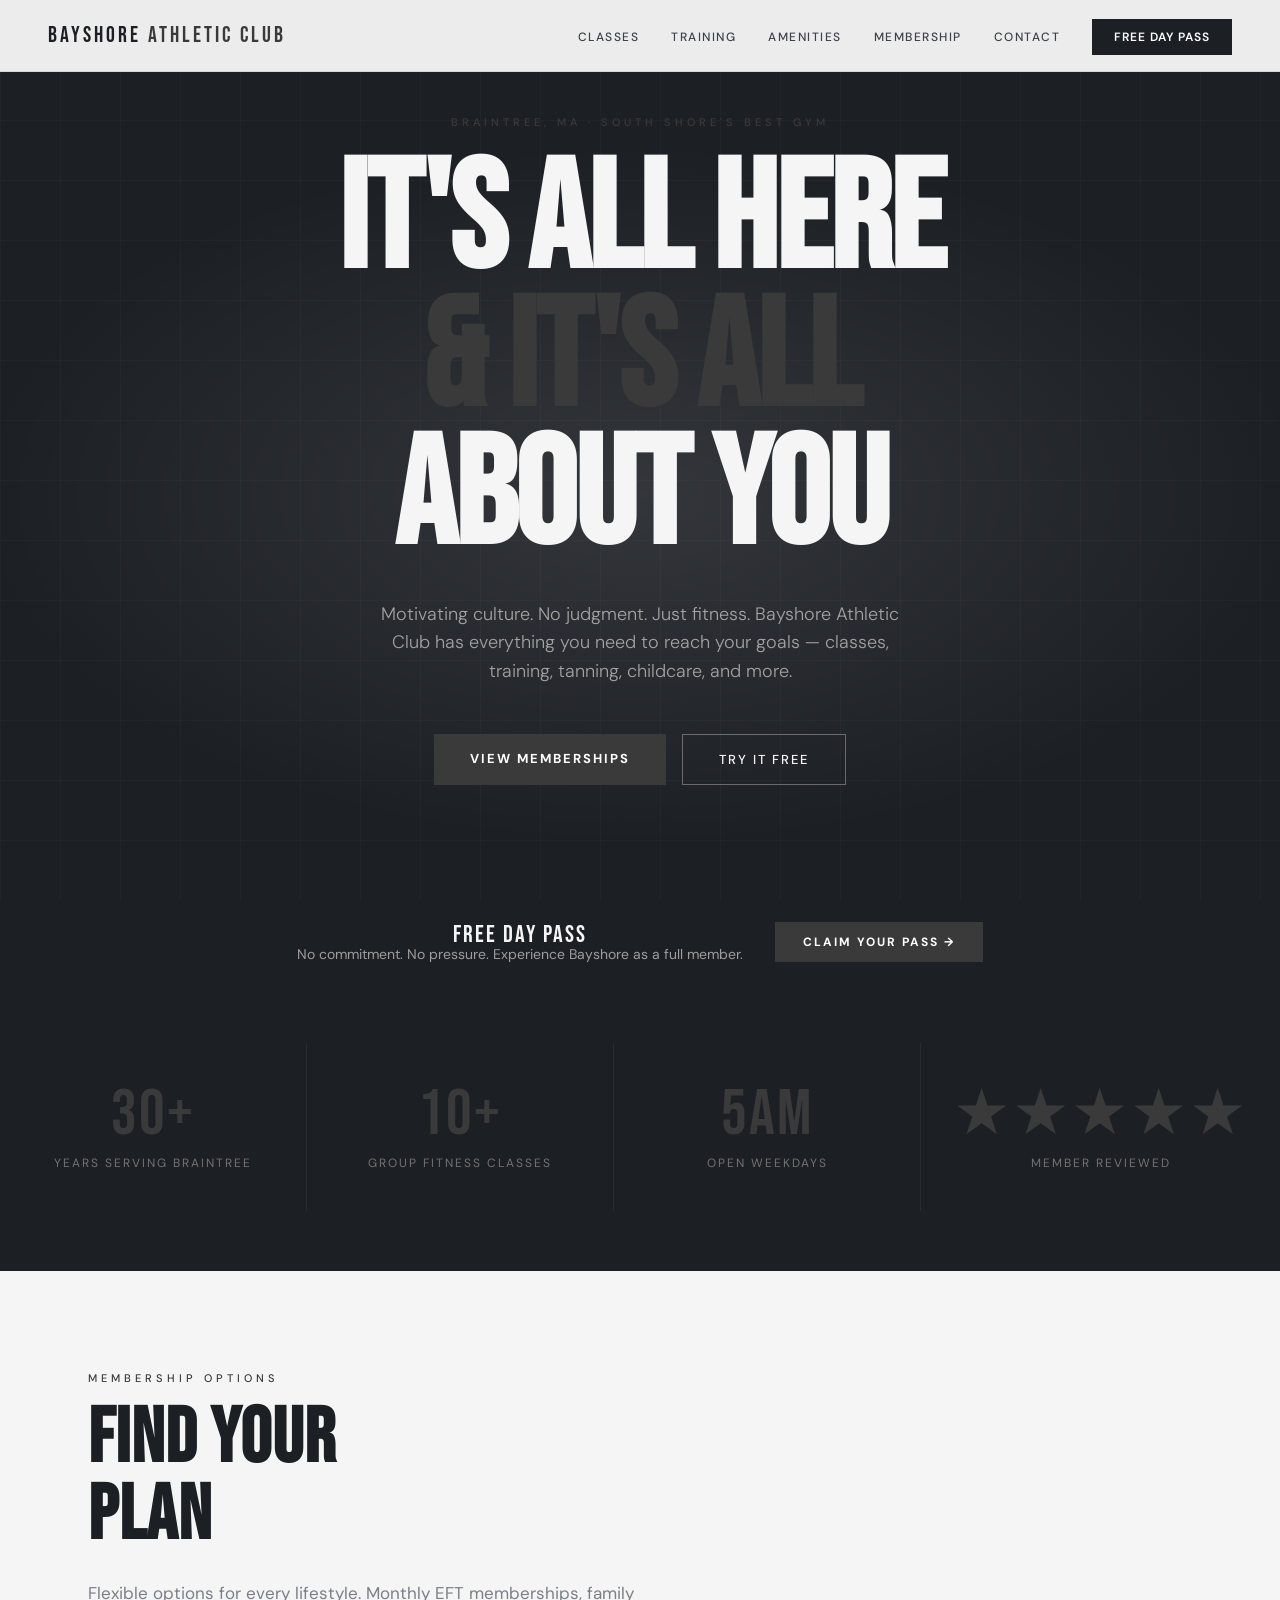
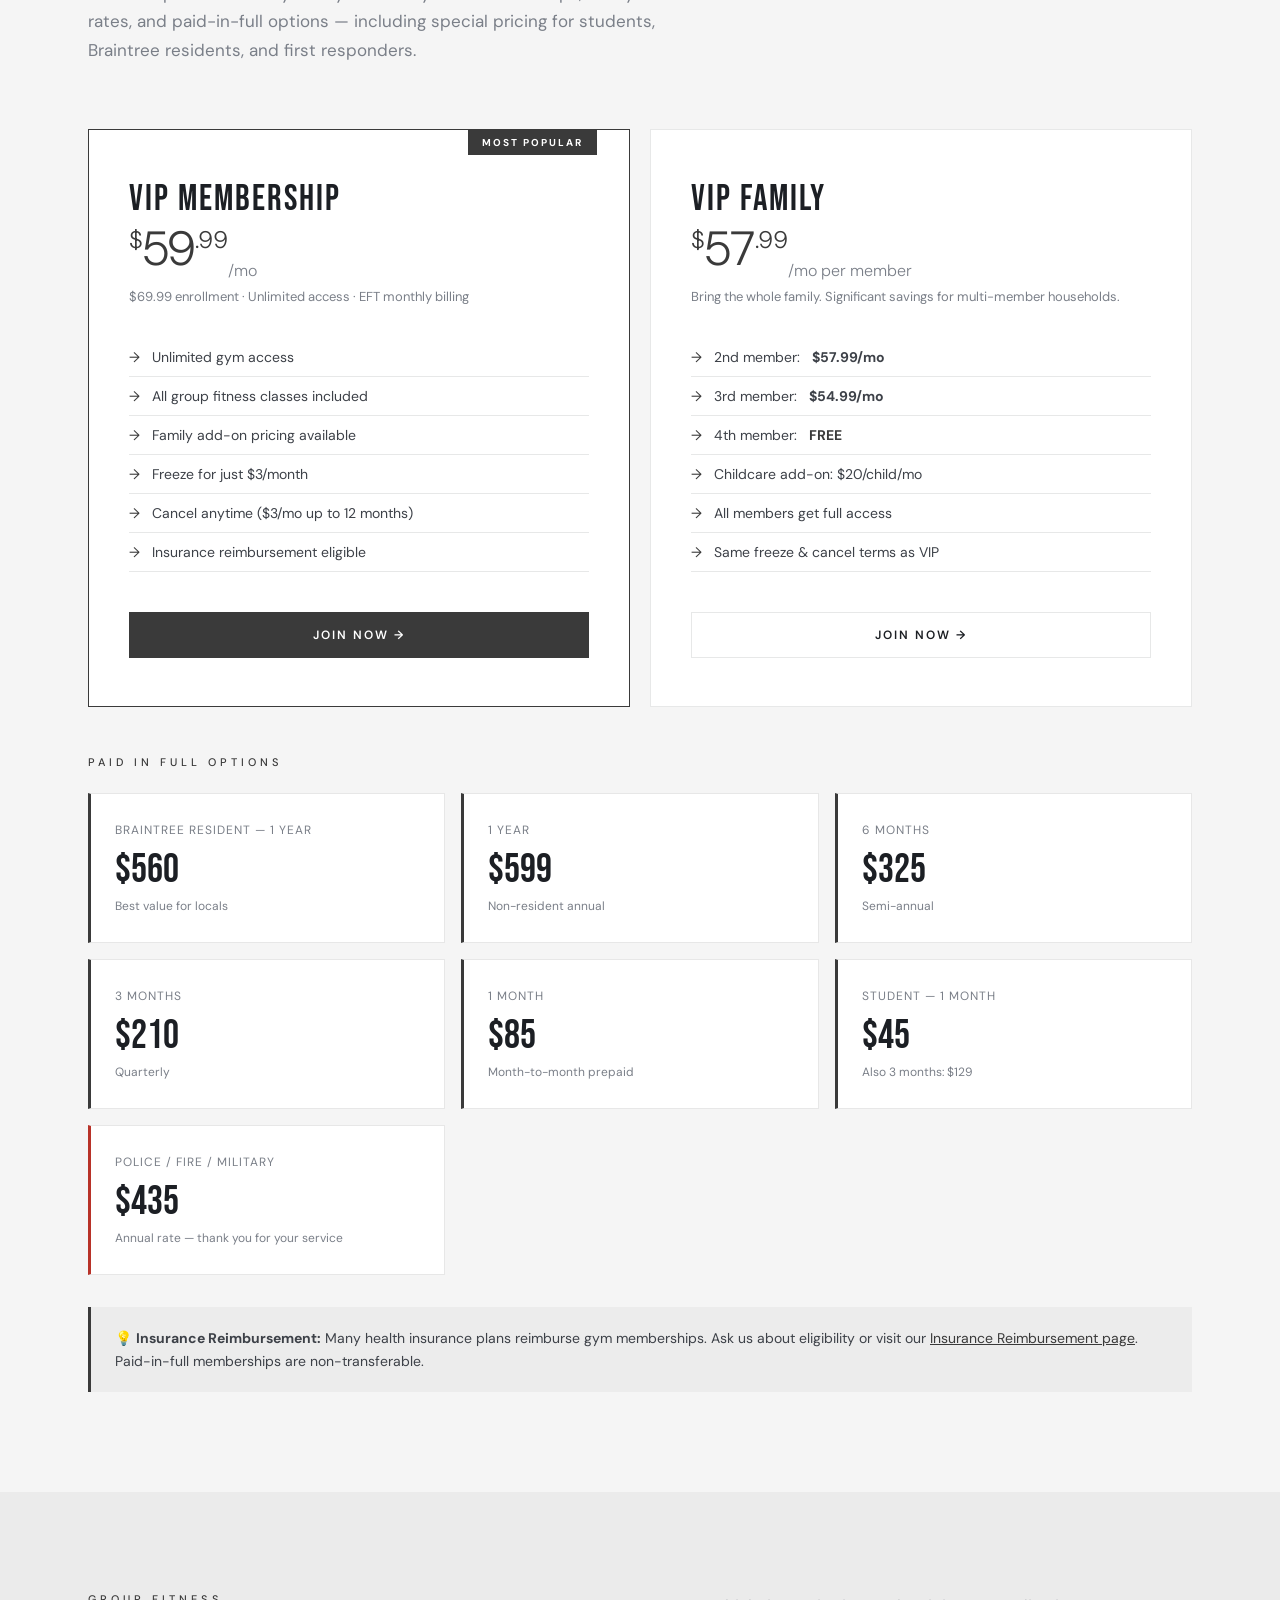
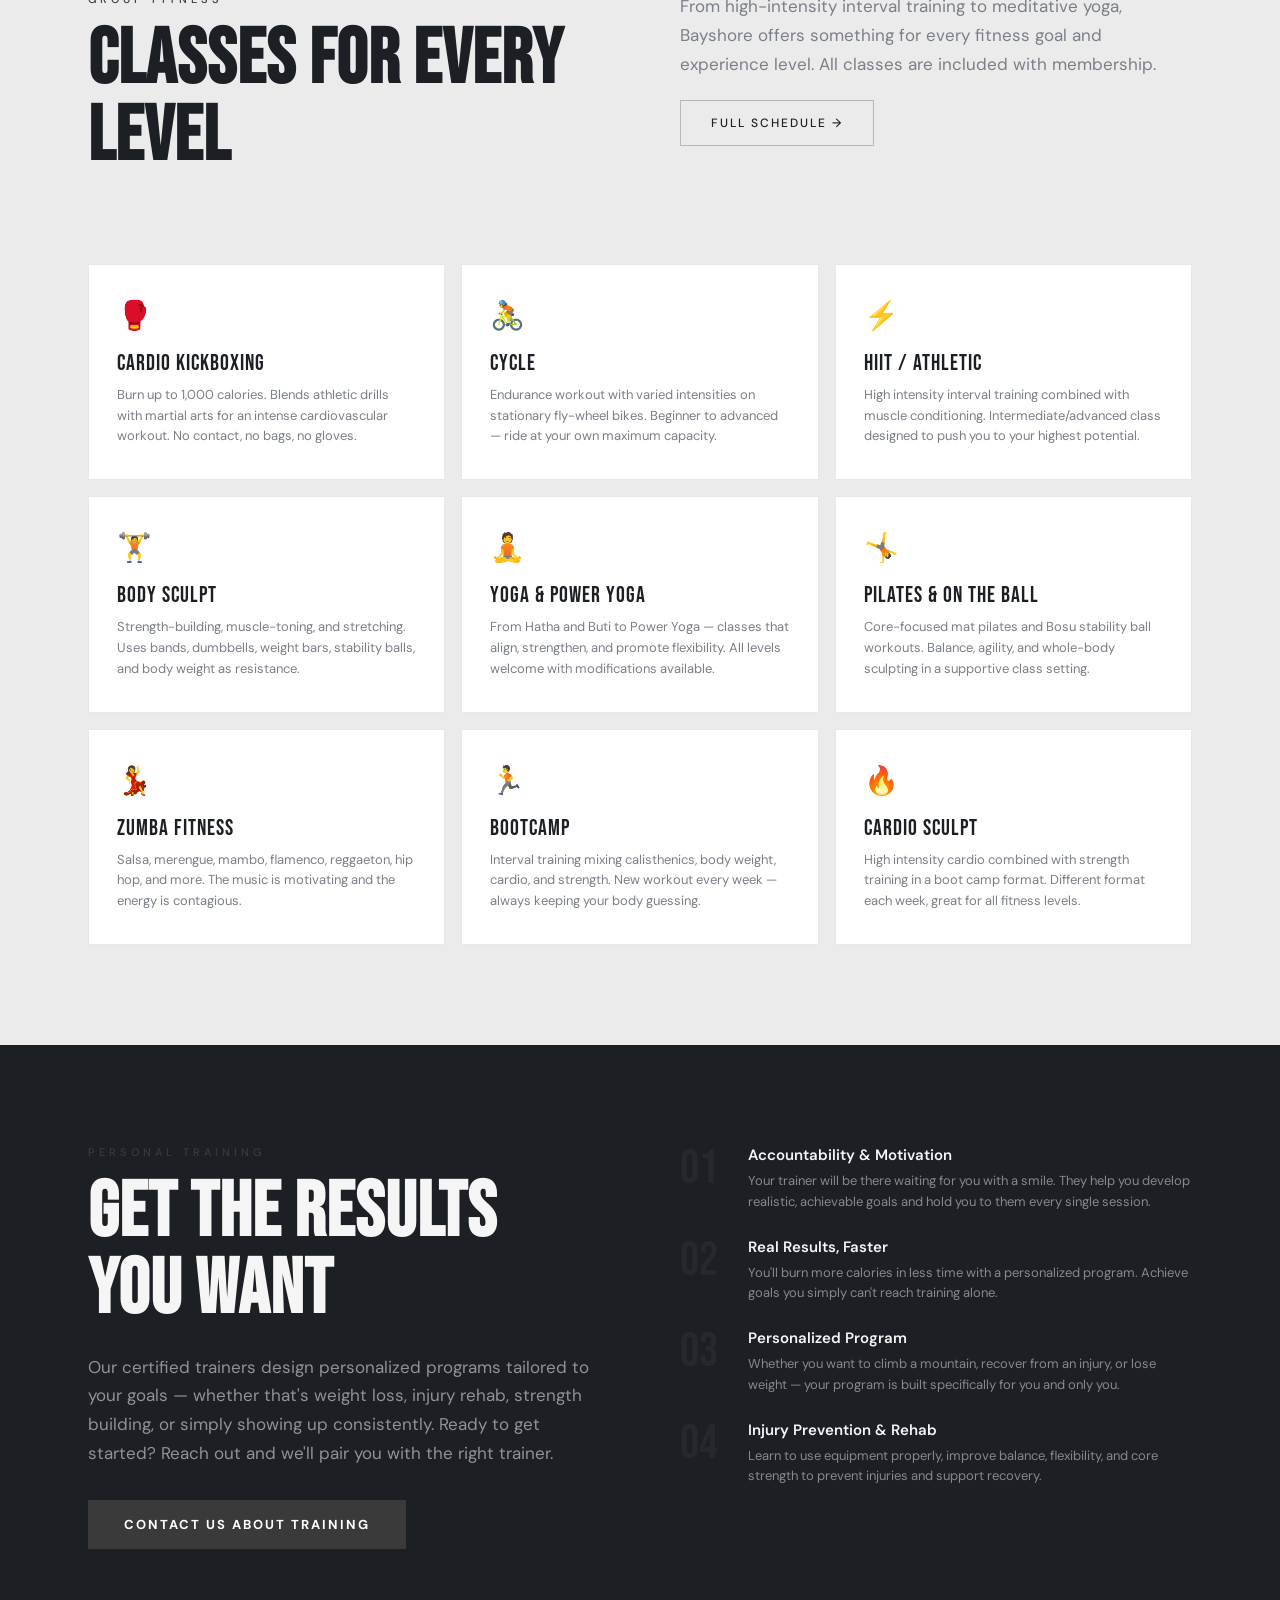
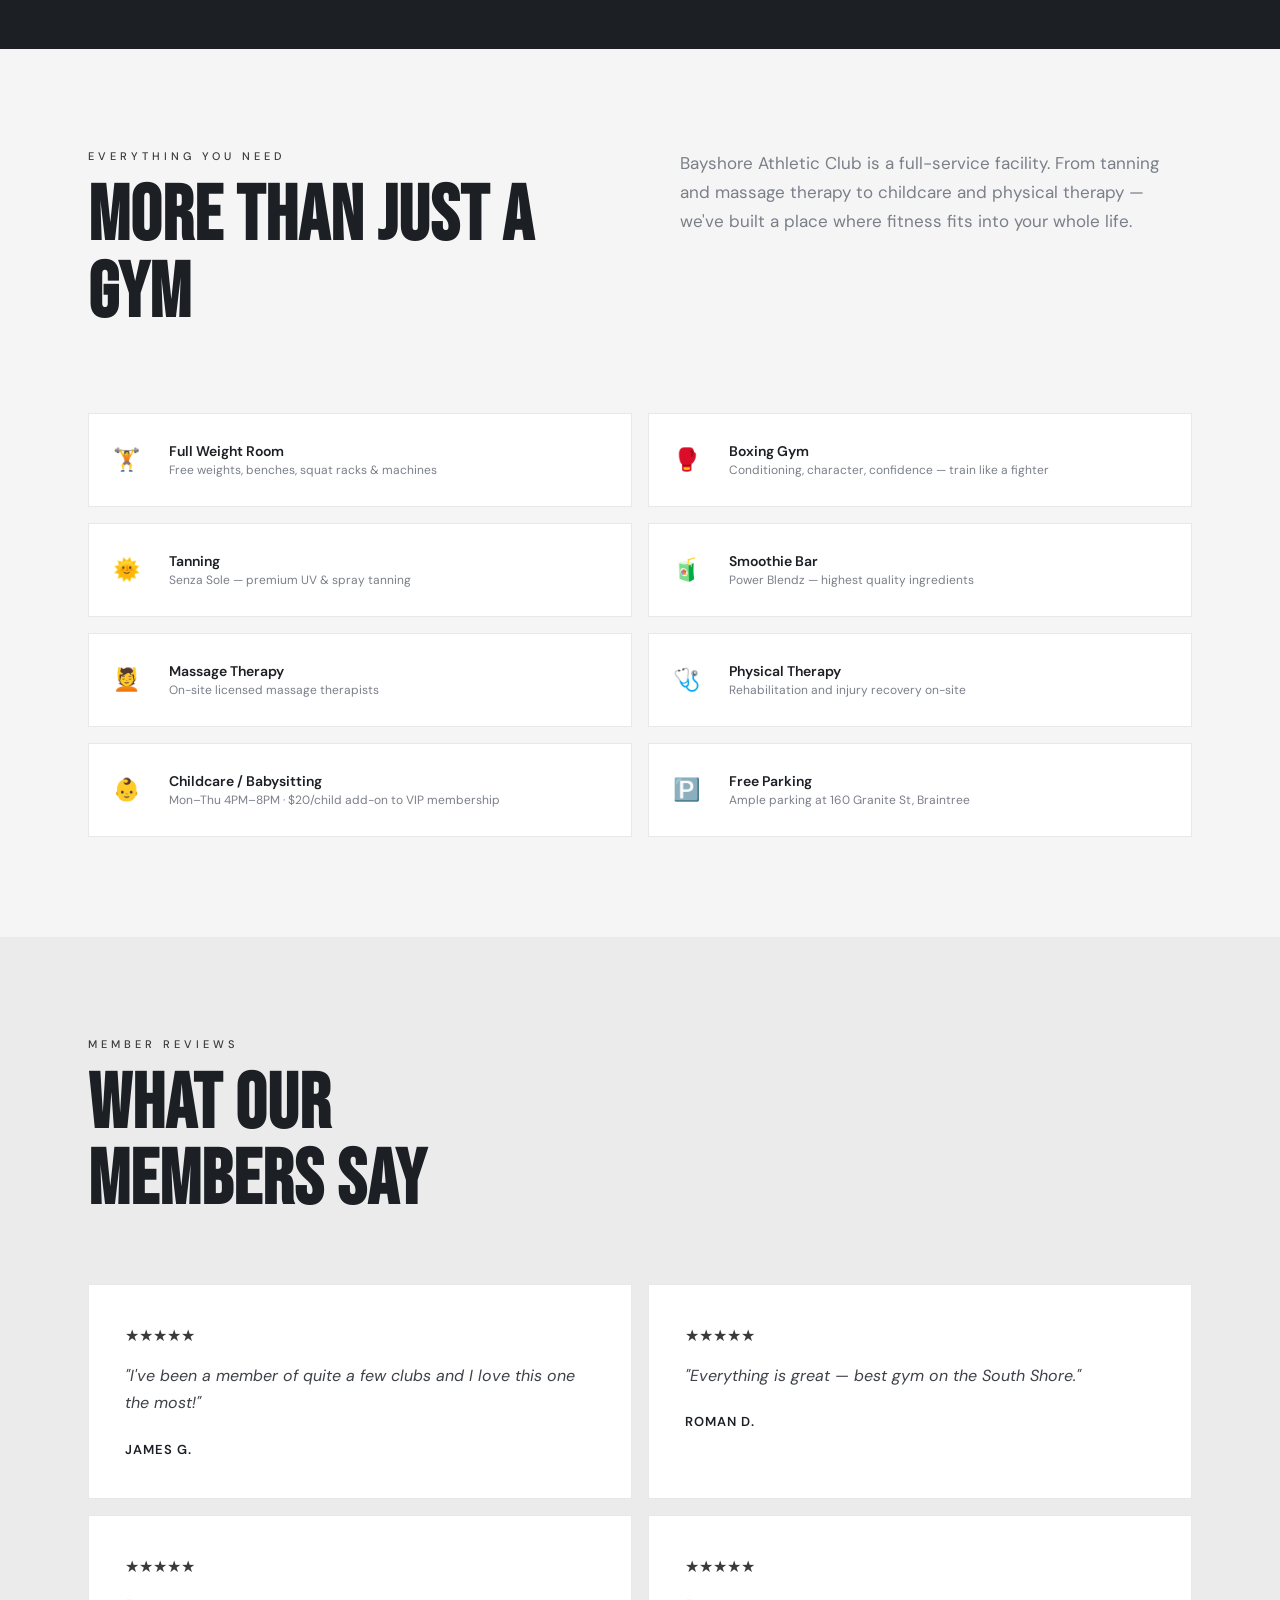
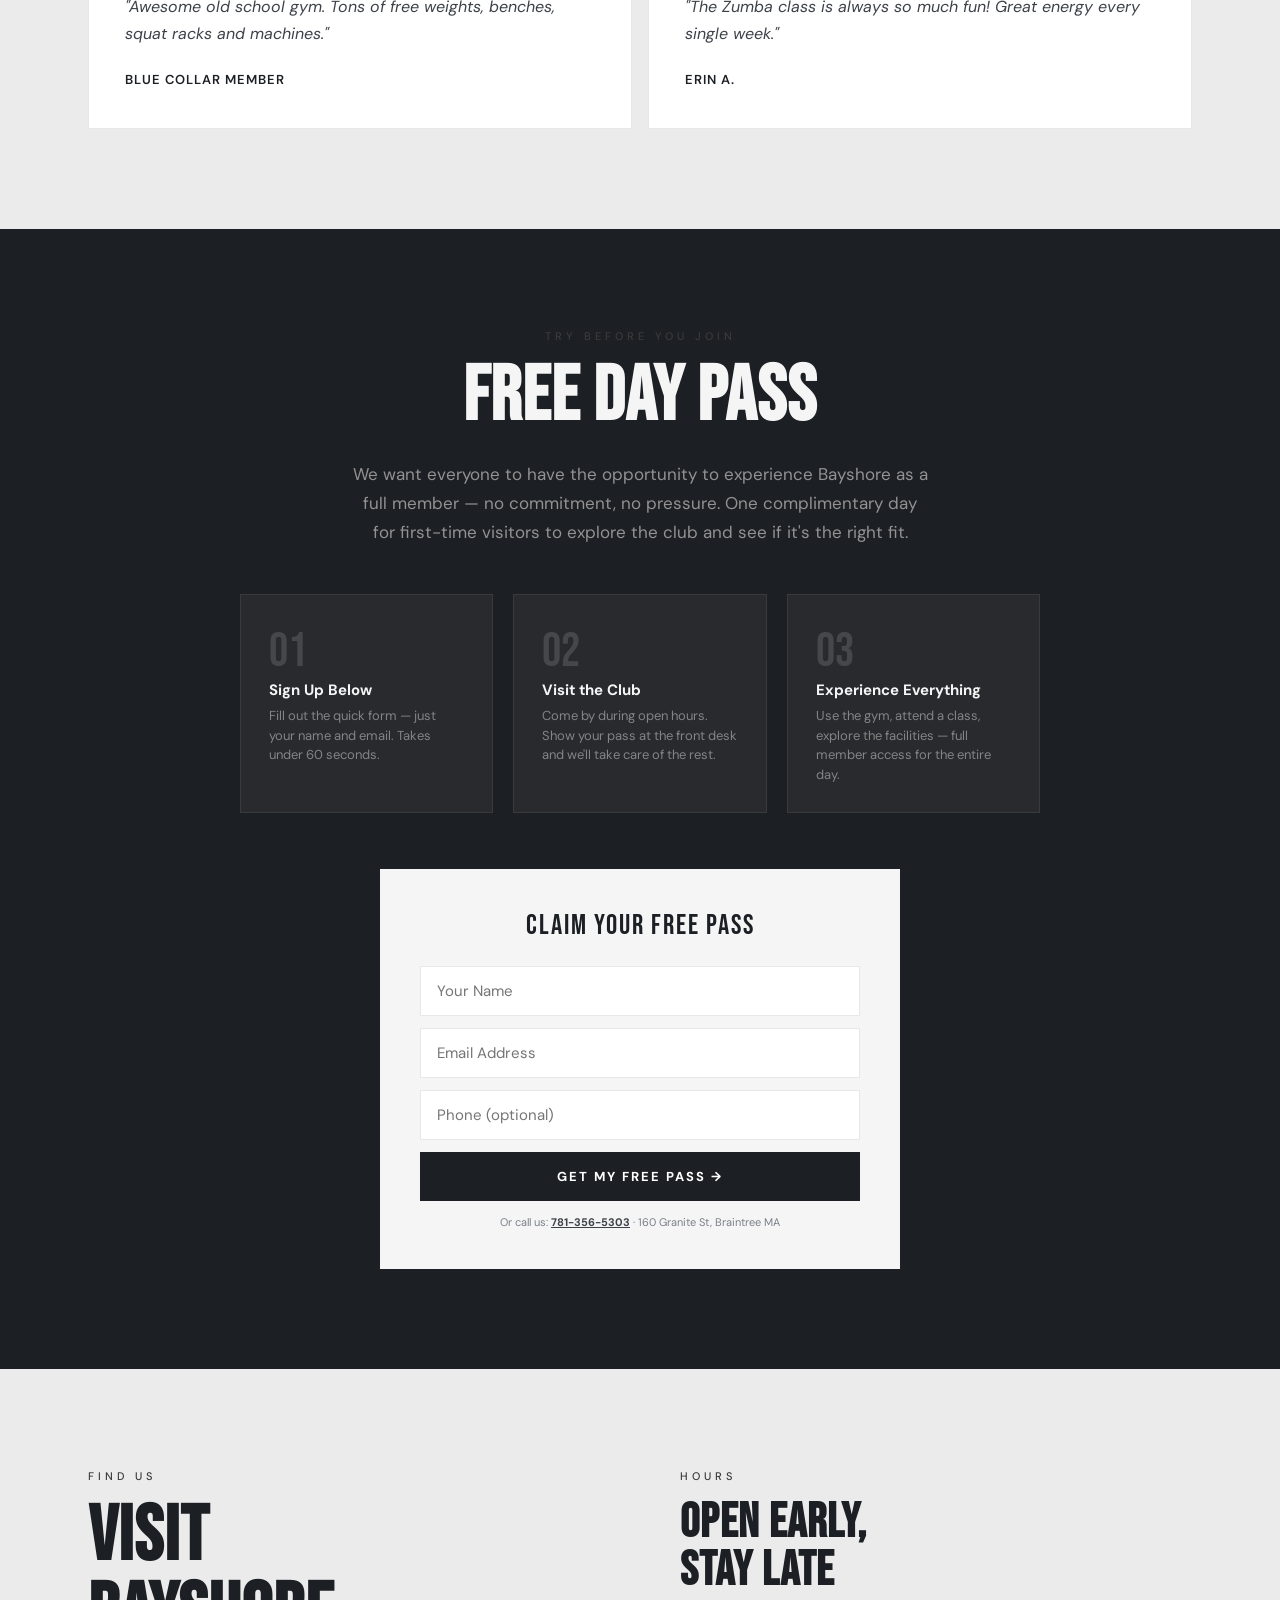
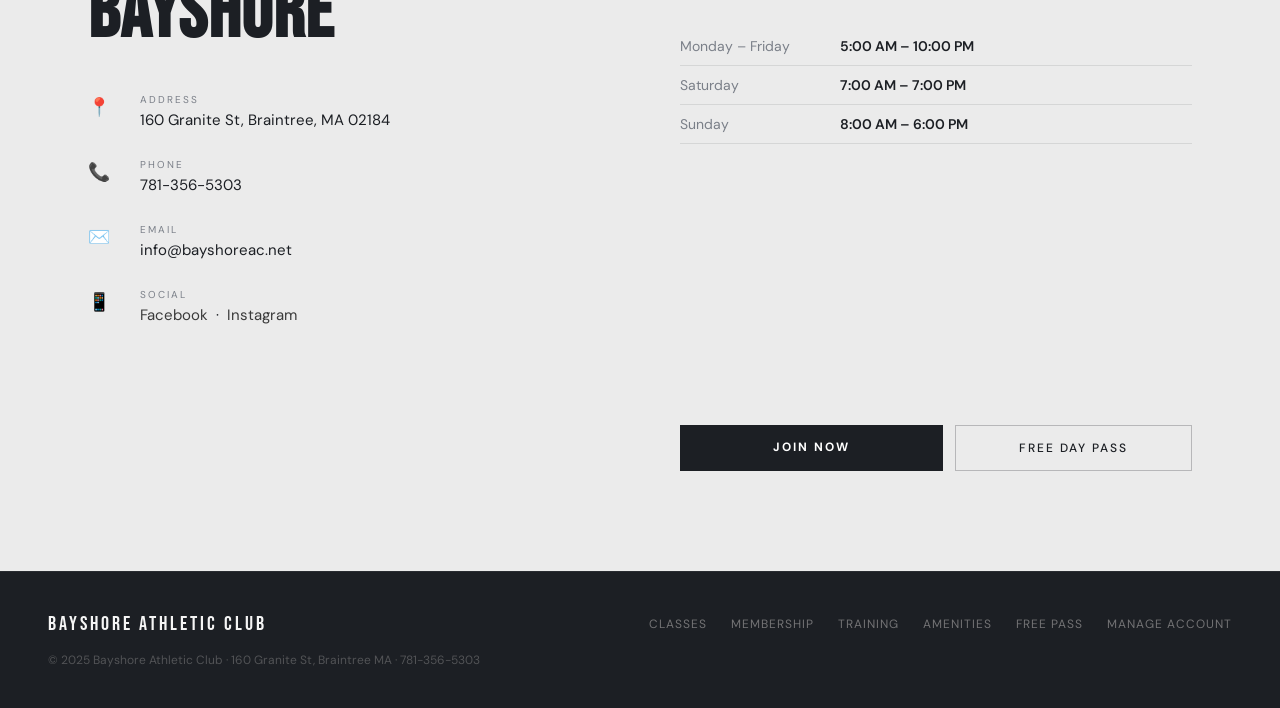
<file: bayshore-athletic-club (1).html>
<!DOCTYPE html>
<html lang="en">
<head>
<meta charset="UTF-8">
<meta name="viewport" content="width=device-width, initial-scale=1.0">
<title>Bayshore Athletic Club | Braintree, MA</title>
<link rel="preconnect" href="https://fonts.googleapis.com">
<link href="https://fonts.googleapis.com/css2?family=Bebas+Neue&family=DM+Sans:wght@300;400;500;600&display=swap" rel="stylesheet">
<style>
  :root {
    --bg:        #f5f5f5;
    --bg-alt:    #ebebeb;
    --bg-card:   #ffffff;
    --bg-dark:   #1c1f24;
    --dark:      #1c1f24;
    --dark-mid:  #2e3238;
    --ink:       #1c1f24;
    --ink-mid:   #3d4148;
    --muted:     #7a7f88;
    --border:    rgba(28,31,36,0.10);
    --accent:    #3a3a3a;
    --accent-lt: #555555;
    --white:     #ffffff;
    --red:       #b83228;
  }

  *, *::before, *::after { margin: 0; padding: 0; box-sizing: border-box; }
  html { scroll-behavior: smooth; }

  body {
    font-family: 'DM Sans', sans-serif;
    background: var(--bg);
    color: var(--ink);
    overflow-x: hidden;
  }

  /* ── NAV ── */
  nav {
    position: fixed; top: 0; left: 0; right: 0; z-index: 100;
    display: flex; align-items: center; justify-content: space-between;
    padding: 0 48px; height: 72px;
    background: rgba(245,245,245,0.96);
    backdrop-filter: blur(14px);
    border-bottom: 1px solid var(--border);
  }
  .nav-logo {
    font-family: 'Bebas Neue', sans-serif;
    font-size: 22px; letter-spacing: 3px;
    color: var(--dark); text-decoration: none; line-height: 1;
  }
  .nav-logo span { color: var(--accent); }
  .nav-links { display: flex; align-items: center; gap: 32px; list-style: none; }
  .nav-links a {
    text-decoration: none; color: var(--ink-mid);
    font-size: 12px; font-weight: 500; letter-spacing: 1.5px; text-transform: uppercase;
    transition: color 0.2s;
  }
  .nav-links a:hover { color: var(--accent); }
  .nav-cta {
    background: var(--dark); color: var(--white) !important;
    padding: 10px 22px; font-weight: 600 !important;
    letter-spacing: 1px !important; transition: background 0.2s !important;
  }
  .nav-cta:hover { background: var(--dark-mid) !important; }

  .hamburger { display: none; flex-direction: column; gap: 5px; cursor: pointer; }
  .hamburger span { display: block; width: 24px; height: 2px; background: var(--ink); transition: 0.3s; }

  /* ── HERO ── */
  #hero {
    height: 100vh; min-height: 640px;
    display: flex; align-items: center; justify-content: center;
    position: relative; overflow: hidden;
    background: var(--dark);
  }
  .hero-photo {
    position: absolute; inset: 0;
    background: url('images/gym-interior.jpg') center center / cover no-repeat;
    filter: blur(6px) brightness(0.32) saturate(0.5);
    transform: scale(1.06);
  }
  .hero-bg {
    position: absolute; inset: 0;
    background: radial-gradient(ellipse 80% 60% at 50% 55%, rgba(255,255,255,0.10) 0%, transparent 65%),
                linear-gradient(to bottom, rgba(28,31,36,0.55) 0%, rgba(28,31,36,0.25) 50%, rgba(28,31,36,0.75) 100%);
  }
  .hero-grid {
    position: absolute; inset: 0; opacity: 0.025;
    background-image: linear-gradient(rgba(244,241,237,1) 1px, transparent 1px),
                      linear-gradient(90deg, rgba(244,241,237,1) 1px, transparent 1px);
    background-size: 60px 60px;
  }
  .hero-content {
    position: relative; text-align: center; max-width: 900px; padding: 0 24px;
  }
  .hero-eyebrow {
    font-size: 11px; letter-spacing: 4px; text-transform: uppercase;
    color: var(--accent); font-weight: 500; margin-bottom: 24px;
    opacity: 0; animation: fadeUp 0.8s 0.2s forwards;
  }
  .hero-title {
    font-family: 'Bebas Neue', sans-serif;
    font-size: clamp(72px, 12vw, 160px);
    line-height: 0.9; letter-spacing: -2px;
    color: var(--bg); margin-bottom: 32px;
    opacity: 0; animation: fadeUp 0.8s 0.4s forwards;
  }
  .hero-title em { font-style: normal; color: var(--accent); display: block; }
  .hero-sub {
    font-size: 18px; color: rgba(244,241,237,0.6);
    font-weight: 300; line-height: 1.6; max-width: 520px; margin: 0 auto 48px;
    opacity: 0; animation: fadeUp 0.8s 0.6s forwards;
  }
  .hero-actions {
    display: flex; gap: 16px; justify-content: center; flex-wrap: wrap;
    opacity: 0; animation: fadeUp 0.8s 0.8s forwards;
  }
  .btn-primary {
    background: var(--accent); color: var(--white);
    padding: 16px 36px; font-size: 13px; font-weight: 700;
    letter-spacing: 2px; text-transform: uppercase;
    text-decoration: none; display: inline-block;
    transition: background 0.2s, transform 0.2s;
  }
  .btn-primary:hover { background: var(--accent-lt); transform: translateY(-2px); }
  .btn-outline {
    border: 1.5px solid rgba(244,241,237,0.35); color: var(--bg);
    padding: 16px 36px; font-size: 13px; font-weight: 500;
    letter-spacing: 2px; text-transform: uppercase;
    text-decoration: none; display: inline-block;
    transition: border-color 0.2s, color 0.2s, transform 0.2s;
  }
  .btn-outline:hover { border-color: var(--accent); color: var(--accent); transform: translateY(-2px); }

  /* Light btn-outline for light sections */
  .btn-outline-dark {
    border: 1.5px solid rgba(28,31,36,0.25); color: var(--ink);
    padding: 14px 30px; font-size: 12px; font-weight: 500;
    letter-spacing: 2px; text-transform: uppercase;
    text-decoration: none; display: inline-block;
    transition: border-color 0.2s, color 0.2s, transform 0.2s;
  }
  .btn-outline-dark:hover { border-color: var(--accent); color: var(--accent); transform: translateY(-2px); }

  /* ── DAY PASS BANNER ── */
  #daypass-banner {
    background: var(--dark);
    padding: 20px 48px;
    display: flex; align-items: center; justify-content: center; gap: 32px;
    flex-wrap: wrap; text-align: center;
  }
  .banner-text {
    font-family: 'Bebas Neue', sans-serif;
    font-size: 24px; color: var(--bg); letter-spacing: 2px;
  }
  .banner-text span {
    font-family: 'DM Sans', sans-serif; font-size: 14px; font-weight: 400;
    display: block; letter-spacing: 0; margin-top: -4px; color: rgba(244,241,237,0.6);
  }
  .btn-accent {
    background: var(--accent); color: var(--white);
    padding: 12px 28px; font-size: 12px; font-weight: 700;
    letter-spacing: 2px; text-transform: uppercase;
    text-decoration: none; white-space: nowrap;
    transition: background 0.2s;
  }
  .btn-accent:hover { background: var(--accent-lt); }

  /* ── SECTION COMMON ── */
  section { padding: 100px 0; }
  .container { max-width: 1200px; margin: 0 auto; padding: 0 48px; }
  .section-label {
    font-size: 11px; letter-spacing: 4px; text-transform: uppercase;
    color: var(--accent); font-weight: 500; margin-bottom: 16px;
  }
  .section-title {
    font-family: 'Bebas Neue', sans-serif;
    font-size: clamp(48px, 6vw, 80px);
    line-height: 1; letter-spacing: 1px; margin-bottom: 24px;
    color: var(--ink);
  }
  .section-body { font-size: 17px; color: var(--muted); line-height: 1.7; max-width: 580px; }

  /* ── STATS ── */
  #stats { background: var(--dark); padding: 60px 0; }
  .stats-grid {
    display: grid; grid-template-columns: repeat(4, 1fr);
    gap: 1px; background: rgba(255,255,255,0.06);
  }
  .stat-item { background: var(--dark); padding: 40px 32px; text-align: center; }
  .stat-num {
    font-family: 'Bebas Neue', sans-serif;
    font-size: 64px; color: var(--accent); line-height: 1; letter-spacing: 2px;
  }
  .stat-label { font-size: 12px; letter-spacing: 2px; text-transform: uppercase; color: rgba(244,241,237,0.4); margin-top: 8px; }

  /* ── MEMBERSHIP ── */
  #membership { background: var(--bg); }
  .membership-header { margin-bottom: 64px; }
  .plans-grid {
    display: grid; grid-template-columns: 1fr 1fr;
    gap: 20px; margin-bottom: 48px;
  }
  .plan-card {
    background: var(--white); padding: 48px 40px;
    position: relative; border: 1px solid var(--border);
    transition: box-shadow 0.3s, transform 0.3s;
  }
  .plan-card:hover { box-shadow: 0 12px 40px rgba(28,31,36,0.10); transform: translateY(-3px); }
  .plan-card.featured { border-color: var(--accent); }
  .plan-badge {
    position: absolute; top: 0; right: 32px;
    background: var(--accent); color: var(--white);
    font-size: 10px; font-weight: 700; letter-spacing: 2px; text-transform: uppercase;
    padding: 6px 14px;
  }
  .plan-name {
    font-family: 'Bebas Neue', sans-serif;
    font-size: 36px; letter-spacing: 2px; color: var(--ink); margin-bottom: 4px;
  }
  .plan-price { font-size: 48px; font-weight: 300; color: var(--accent); line-height: 1; margin-bottom: 8px; }
  .plan-price sup { font-size: 24px; vertical-align: super; }
  .plan-price sub { font-size: 16px; color: var(--muted); }
  .plan-desc { font-size: 13px; color: var(--muted); margin-bottom: 32px; line-height: 1.5; }
  .plan-features { list-style: none; margin-bottom: 40px; }
  .plan-features li {
    font-size: 14px; color: var(--ink-mid); padding: 10px 0;
    border-bottom: 1px solid var(--border);
    display: flex; align-items: center; gap: 12px;
  }
  .plan-features li::before { content: '→'; color: var(--accent); flex-shrink: 0; }
  .btn-plan {
    display: block; text-align: center;
    background: transparent; border: 1.5px solid var(--border);
    color: var(--ink); padding: 14px;
    font-size: 12px; font-weight: 600; letter-spacing: 2px; text-transform: uppercase;
    text-decoration: none; transition: all 0.2s;
  }
  .btn-plan:hover { background: var(--dark); border-color: var(--dark); color: var(--white); }
  .plan-card.featured .btn-plan { background: var(--accent); border-color: var(--accent); color: var(--white); }
  .plan-card.featured .btn-plan:hover { background: var(--accent-lt); border-color: var(--accent-lt); }

  .paid-grid { display: grid; grid-template-columns: repeat(3, 1fr); gap: 16px; }
  .paid-item {
    background: var(--white); padding: 28px 24px;
    border: 1px solid var(--border); border-left: 3px solid var(--accent);
  }
  .paid-label { font-size: 12px; letter-spacing: 1px; text-transform: uppercase; color: var(--muted); margin-bottom: 8px; }
  .paid-price { font-family: 'Bebas Neue', sans-serif; font-size: 40px; color: var(--ink); }
  .paid-note { font-size: 12px; color: var(--muted); margin-top: 4px; }

  .insurance-note {
    background: rgba(28,31,36,0.04); border-left: 3px solid var(--accent);
    padding: 20px 24px; margin-top: 32px;
    font-size: 14px; color: var(--ink-mid); line-height: 1.6;
  }
  .insurance-note a { color: var(--accent); }

  /* ── CLASSES ── */
  #classes { background: var(--bg-alt); }
  .classes-intro { display: grid; grid-template-columns: 1fr 1fr; gap: 80px; align-items: start; margin-bottom: 64px; }
  .classes-grid { display: grid; grid-template-columns: repeat(3, 1fr); gap: 16px; }
  .class-card {
    background: var(--white); padding: 32px 28px;
    border: 1px solid var(--border);
    transition: box-shadow 0.25s, transform 0.25s; cursor: default;
  }
  .class-card:hover { box-shadow: 0 8px 28px rgba(28,31,36,0.09); transform: translateY(-2px); }
  .class-card:hover .class-name { color: var(--accent); }
  .class-icon { font-size: 28px; margin-bottom: 16px; }
  .class-name {
    font-family: 'Bebas Neue', sans-serif;
    font-size: 22px; letter-spacing: 1px; margin-bottom: 8px; transition: color 0.25s; color: var(--ink);
  }
  .class-desc { font-size: 13px; color: var(--muted); line-height: 1.6; }

  /* ── PERSONAL TRAINING ── */
  #training { background: var(--dark); }
  #training .section-title { color: var(--bg); }
  #training .section-body { color: rgba(244,241,237,0.55); }
  .training-layout { display: grid; grid-template-columns: 1fr 1fr; gap: 80px; align-items: start; }
  .training-benefits { display: flex; flex-direction: column; gap: 24px; }
  .benefit-item { display: flex; gap: 20px; align-items: flex-start; }
  .benefit-num {
    font-family: 'Bebas Neue', sans-serif;
    font-size: 48px; color: var(--accent); opacity: 0.35; line-height: 1; flex-shrink: 0; width: 48px;
  }
  .benefit-title { font-size: 15px; font-weight: 600; margin-bottom: 6px; color: var(--bg); }
  .benefit-body { font-size: 13px; color: rgba(244,241,237,0.5); line-height: 1.6; }

  /* ── AMENITIES ── */
  #amenities { background: var(--bg); }
  .amenities-intro { display: grid; grid-template-columns: 1fr 1fr; gap: 80px; align-items: start; margin-bottom: 56px; }
  .amenities-list { display: grid; grid-template-columns: repeat(2, 1fr); gap: 16px; }
  .amenity-item {
    background: var(--white); padding: 28px 24px;
    display: flex; align-items: center; gap: 16px;
    border: 1px solid var(--border);
    transition: box-shadow 0.25s, transform 0.25s;
  }
  .amenity-item:hover { box-shadow: 0 6px 20px rgba(28,31,36,0.08); transform: translateY(-2px); }
  .amenity-icon { font-size: 22px; width: 40px; flex-shrink: 0; }
  .amenity-name { font-size: 14px; font-weight: 600; color: var(--ink); }
  .amenity-detail { font-size: 12px; color: var(--muted); margin-top: 2px; }

  /* ── REVIEWS ── */
  #reviews { background: var(--bg-alt); }
  .reviews-grid { display: grid; grid-template-columns: repeat(2, 1fr); gap: 16px; margin-top: 64px; }
  .review-card {
    background: var(--white); padding: 40px 36px;
    border: 1px solid var(--border);
  }
  .review-stars { color: var(--accent); font-size: 16px; margin-bottom: 16px; }
  .review-text { font-size: 16px; line-height: 1.7; color: var(--ink-mid); margin-bottom: 24px; font-style: italic; }
  .review-author { font-size: 13px; font-weight: 600; letter-spacing: 1px; text-transform: uppercase; color: var(--ink); }

  /* ── DAY PASS SECTION ── */
  #daypass { background: var(--dark); padding: 100px 0; text-align: center; }
  #daypass .section-label { color: var(--accent); }
  #daypass .section-title { color: var(--bg); }
  #daypass .section-body { color: rgba(244,241,237,0.55); margin: 0 auto 48px; }
  .daypass-steps {
    display: grid; grid-template-columns: repeat(3, 1fr); gap: 20px;
    max-width: 800px; margin: 0 auto 56px; text-align: left;
  }
  .step { padding: 28px; background: rgba(244,241,237,0.05); border: 1px solid rgba(244,241,237,0.08); }
  .step-num { font-family: 'Bebas Neue', sans-serif; font-size: 48px; color: rgba(244,241,237,0.15); }
  .step-title { font-weight: 700; font-size: 15px; color: var(--bg); margin-bottom: 6px; }
  .step-text { font-size: 13px; color: rgba(244,241,237,0.45); line-height: 1.5; }
  .daypass-form-wrap {
    max-width: 520px; margin: 0 auto;
    background: var(--bg); padding: 40px;
  }
  .daypass-form-title {
    font-family: 'Bebas Neue', sans-serif; font-size: 28px;
    color: var(--ink); margin-bottom: 24px; letter-spacing: 2px;
  }
  .form-fields { display: flex; flex-direction: column; gap: 12px; }
  .form-fields input {
    padding: 14px 16px; font-size: 15px; font-family: 'DM Sans', sans-serif;
    background: var(--white); border: 1px solid var(--border);
    outline: none; width: 100%; color: var(--ink);
    transition: border-color 0.2s;
  }
  .form-fields input:focus { border-color: var(--accent); }
  .btn-submit {
    background: var(--dark); color: var(--white);
    padding: 16px; font-size: 13px; font-weight: 700;
    letter-spacing: 2px; text-transform: uppercase;
    border: none; cursor: pointer; font-family: 'DM Sans', sans-serif;
    width: 100%; transition: background 0.2s;
  }
  .btn-submit:hover { background: var(--accent); }
  .form-note { font-size: 11px; color: var(--muted); margin-top: 14px; text-align: center; }
  .form-note a { color: var(--ink-mid); }

  /* ── CONTACT ── */
  #contact { background: var(--bg-alt); }
  .contact-grid { display: grid; grid-template-columns: 1fr 1fr; gap: 80px; align-items: start; }
  .contact-block { display: flex; flex-direction: column; gap: 28px; }
  .contact-item { display: flex; gap: 16px; align-items: flex-start; }
  .contact-icon { font-size: 18px; width: 36px; flex-shrink: 0; padding-top: 2px; }
  .contact-info-label { font-size: 10px; letter-spacing: 2px; text-transform: uppercase; color: var(--muted); margin-bottom: 4px; }
  .contact-info-value { font-size: 15px; color: var(--ink); }
  .contact-info-value a { color: var(--ink); text-decoration: none; transition: color 0.2s; }
  .contact-info-value a:hover { color: var(--accent); }
  .hours-table { width: 100%; border-collapse: collapse; }
  .hours-table td { padding: 10px 0; font-size: 14px; }
  .hours-table td:first-child { color: var(--muted); width: 160px; }
  .hours-table td:last-child { color: var(--ink); font-weight: 600; }
  .hours-table tr { border-bottom: 1px solid var(--border); }
  .contact-ctas { margin-top: 24px; display: flex; gap: 12px; flex-wrap: wrap; }
  .btn-dark {
    background: var(--dark); color: var(--white);
    padding: 14px 28px; font-size: 12px; font-weight: 700;
    letter-spacing: 2px; text-transform: uppercase;
    text-decoration: none; transition: background 0.2s; flex: 1; text-align: center;
  }
  .btn-dark:hover { background: var(--dark-mid); }

  /* ── FOOTER ── */
  footer {
    background: var(--dark); border-top: 1px solid rgba(255,255,255,0.06);
    padding: 40px 48px;
    display: flex; align-items: center; justify-content: space-between;
    flex-wrap: wrap; gap: 16px;
  }
  .footer-logo { font-family: 'Bebas Neue', sans-serif; font-size: 20px; letter-spacing: 3px; color: var(--bg); }
  .footer-links { display: flex; gap: 24px; flex-wrap: wrap; }
  .footer-links a { font-size: 12px; color: rgba(244,241,237,0.4); text-decoration: none; letter-spacing: 1px; text-transform: uppercase; transition: color 0.2s; }
  .footer-links a:hover { color: var(--accent); }
  .footer-copy { font-size: 12px; color: rgba(244,241,237,0.25); }
  .footer-copy a { color: inherit; text-decoration: none; }

  /* ── MOBILE MENU ── */
  .mobile-menu {
    display: none; position: fixed; inset: 0; z-index: 99;
    background: var(--bg); flex-direction: column;
    align-items: center; justify-content: center; gap: 32px;
    padding-top: 72px;
  }
  .mobile-menu.open { display: flex; }
  .mobile-menu a {
    font-family: 'Bebas Neue', sans-serif; font-size: 40px; letter-spacing: 3px;
    color: var(--ink); text-decoration: none; transition: color 0.2s;
  }
  .mobile-menu a:hover { color: var(--accent); }

  /* ── ANIMATIONS ── */
  @keyframes fadeUp {
    from { opacity: 0; transform: translateY(24px); }
    to   { opacity: 1; transform: translateY(0); }
  }

  /* ── RESPONSIVE ── */
  @media (max-width: 900px) {
    nav { padding: 0 24px; }
    .nav-links { display: none; }
    .hamburger { display: flex; }
    .container { padding: 0 24px; }
    section { padding: 72px 0; }
    .stats-grid { grid-template-columns: repeat(2, 1fr); }
    .plans-grid, .classes-intro, .training-layout, .amenities-intro, .contact-grid { grid-template-columns: 1fr; gap: 40px; }
    .classes-grid { grid-template-columns: repeat(2, 1fr); }
    .paid-grid { grid-template-columns: repeat(2, 1fr); }
    .reviews-grid { grid-template-columns: 1fr; }
    .daypass-steps { grid-template-columns: 1fr; }
    footer { flex-direction: column; text-align: center; padding: 32px 24px; }
    #daypass-banner { padding: 20px 24px; }
    .contact-ctas { flex-direction: column; }
  }
  @media (max-width: 600px) {
    .classes-grid { grid-template-columns: 1fr; }
    .paid-grid { grid-template-columns: 1fr; }
    .amenities-list { grid-template-columns: 1fr; }
  }
</style>
</head>
<body>

<!-- NAV -->
<nav id="navbar">
  <a href="#hero" class="nav-logo">BAYSHORE <span>ATHLETIC CLUB</span></a>
  <ul class="nav-links">
    <li><a href="#classes">Classes</a></li>
    <li><a href="#training">Training</a></li>
    <li><a href="#amenities">Amenities</a></li>
    <li><a href="#membership">Membership</a></li>
    <li><a href="#contact">Contact</a></li>
    <li><a href="#daypass" class="nav-cta">Free Day Pass</a></li>
  </ul>
  <div class="hamburger" id="hamburger" aria-label="Menu">
    <span></span><span></span><span></span>
  </div>
</nav>

<!-- MOBILE MENU -->
<div class="mobile-menu" id="mobileMenu">
  <a href="#classes" onclick="closeMobile()">Classes</a>
  <a href="#training" onclick="closeMobile()">Training</a>
  <a href="#amenities" onclick="closeMobile()">Amenities</a>
  <a href="#membership" onclick="closeMobile()">Membership</a>
  <a href="#contact" onclick="closeMobile()">Contact</a>
  <a href="#daypass" onclick="closeMobile()" style="color:var(--accent)">Free Day Pass</a>
</div>

<!-- HERO (stays dark for impact) -->
<section id="hero">
  <div class="hero-bg"></div>
  <div class="hero-grid"></div>
  <div class="hero-content">
    <p class="hero-eyebrow">Braintree, MA · South Shore's Best Gym</p>
    <h1 class="hero-title">IT'S ALL HERE<em>&amp; IT'S ALL</em>ABOUT YOU</h1>
    <p class="hero-sub">Motivating culture. No judgment. Just fitness. Bayshore Athletic Club has everything you need to reach your goals — classes, training, tanning, childcare, and more.</p>
    <div class="hero-actions">
      <a href="#membership" class="btn-primary">View Memberships</a>
      <a href="#daypass" class="btn-outline">Try It Free</a>
    </div>
  </div>
</section>

<!-- FREE DAY PASS BANNER -->
<div id="daypass-banner">
  <div class="banner-text">
    FREE DAY PASS
    <span>No commitment. No pressure. Experience Bayshore as a full member.</span>
  </div>
  <a href="#daypass" class="btn-accent">Claim Your Pass →</a>
</div>

<!-- STATS (dark stripe) -->
<section id="stats">
  <div class="stats-grid">
    <div class="stat-item">
      <div class="stat-num">30+</div>
      <div class="stat-label">Years Serving Braintree</div>
    </div>
    <div class="stat-item">
      <div class="stat-num">10+</div>
      <div class="stat-label">Group Fitness Classes</div>
    </div>
    <div class="stat-item">
      <div class="stat-num">5AM</div>
      <div class="stat-label">Open Weekdays</div>
    </div>
    <div class="stat-item">
      <div class="stat-num">★★★★★</div>
      <div class="stat-label">Member Reviewed</div>
    </div>
  </div>
</section>

<!-- MEMBERSHIP -->
<section id="membership">
  <div class="container">
    <div class="membership-header">
      <p class="section-label">Membership Options</p>
      <h2 class="section-title">FIND YOUR<br>PLAN</h2>
      <p class="section-body">Flexible options for every lifestyle. Monthly EFT memberships, family rates, and paid-in-full options — including special pricing for students, Braintree residents, and first responders.</p>
    </div>

    <div class="plans-grid">
      <div class="plan-card featured">
        <span class="plan-badge">Most Popular</span>
        <div class="plan-name">VIP Membership</div>
        <div class="plan-price"><sup>$</sup>59<sup>.99</sup><sub>/mo</sub></div>
        <div class="plan-desc">$69.99 enrollment · Unlimited access · EFT monthly billing</div>
        <ul class="plan-features">
          <li>Unlimited gym access</li>
          <li>All group fitness classes included</li>
          <li>Family add-on pricing available</li>
          <li>Freeze for just $3/month</li>
          <li>Cancel anytime ($3/mo up to 12 months)</li>
          <li>Insurance reimbursement eligible</li>
        </ul>
        <a href="https://bayshoreac.thememberspot.com/SignUp" target="_blank" class="btn-plan">Join Now →</a>
      </div>

      <div class="plan-card">
        <div class="plan-name">VIP Family</div>
        <div class="plan-price"><sup>$</sup>57<sup>.99</sup><sub>/mo per member</sub></div>
        <div class="plan-desc">Bring the whole family. Significant savings for multi-member households.</div>
        <ul class="plan-features">
          <li>2nd member: <strong>$57.99/mo</strong></li>
          <li>3rd member: <strong>$54.99/mo</strong></li>
          <li>4th member: <strong style="color:var(--accent)">FREE</strong></li>
          <li>Childcare add-on: $20/child/mo</li>
          <li>All members get full access</li>
          <li>Same freeze &amp; cancel terms as VIP</li>
        </ul>
        <a href="https://bayshoreac.thememberspot.com/SignUp" target="_blank" class="btn-plan">Join Now →</a>
      </div>
    </div>

    <p class="section-label" style="margin-bottom: 24px;">Paid In Full Options</p>
    <div class="paid-grid">
      <div class="paid-item">
        <div class="paid-label">Braintree Resident — 1 Year</div>
        <div class="paid-price">$560</div>
        <div class="paid-note">Best value for locals</div>
      </div>
      <div class="paid-item">
        <div class="paid-label">1 Year</div>
        <div class="paid-price">$599</div>
        <div class="paid-note">Non-resident annual</div>
      </div>
      <div class="paid-item">
        <div class="paid-label">6 Months</div>
        <div class="paid-price">$325</div>
        <div class="paid-note">Semi-annual</div>
      </div>
      <div class="paid-item">
        <div class="paid-label">3 Months</div>
        <div class="paid-price">$210</div>
        <div class="paid-note">Quarterly</div>
      </div>
      <div class="paid-item">
        <div class="paid-label">1 Month</div>
        <div class="paid-price">$85</div>
        <div class="paid-note">Month-to-month prepaid</div>
      </div>
      <div class="paid-item">
        <div class="paid-label">Student — 1 Month</div>
        <div class="paid-price">$45</div>
        <div class="paid-note">Also 3 months: $129</div>
      </div>
    </div>

    <div class="paid-grid" style="margin-top: 16px;">
      <div class="paid-item" style="border-left-color: var(--red);">
        <div class="paid-label">Police / Fire / Military</div>
        <div class="paid-price">$435</div>
        <div class="paid-note">Annual rate — thank you for your service</div>
      </div>
    </div>

    <div class="insurance-note">
      💡 <strong>Insurance Reimbursement:</strong> Many health insurance plans reimburse gym memberships. Ask us about eligibility or visit our <a href="https://www.bayshoreac.net/insurance-reimbursement/" target="_blank">Insurance Reimbursement page</a>. Paid-in-full memberships are non-transferable.
    </div>
  </div>
</section>

<!-- CLASSES -->
<section id="classes">
  <div class="container">
    <div class="classes-intro">
      <div>
        <p class="section-label">Group Fitness</p>
        <h2 class="section-title">CLASSES FOR EVERY LEVEL</h2>
      </div>
      <div>
        <p class="section-body">From high-intensity interval training to meditative yoga, Bayshore offers something for every fitness goal and experience level. All classes are included with membership.</p>
        <br>
        <a href="https://www.bayshoreac.net/classes/" target="_blank" class="btn-outline-dark">Full Schedule →</a>
      </div>
    </div>

    <div class="classes-grid">
      <div class="class-card">
        <div class="class-icon">🥊</div>
        <div class="class-name">Cardio Kickboxing</div>
        <div class="class-desc">Burn up to 1,000 calories. Blends athletic drills with martial arts for an intense cardiovascular workout. No contact, no bags, no gloves.</div>
      </div>
      <div class="class-card">
        <div class="class-icon">🚴</div>
        <div class="class-name">Cycle</div>
        <div class="class-desc">Endurance workout with varied intensities on stationary fly-wheel bikes. Beginner to advanced — ride at your own maximum capacity.</div>
      </div>
      <div class="class-card">
        <div class="class-icon">⚡</div>
        <div class="class-name">HIIT / Athletic</div>
        <div class="class-desc">High intensity interval training combined with muscle conditioning. Intermediate/advanced class designed to push you to your highest potential.</div>
      </div>
      <div class="class-card">
        <div class="class-icon">🏋️</div>
        <div class="class-name">Body Sculpt</div>
        <div class="class-desc">Strength-building, muscle-toning, and stretching. Uses bands, dumbbells, weight bars, stability balls, and body weight as resistance.</div>
      </div>
      <div class="class-card">
        <div class="class-icon">🧘</div>
        <div class="class-name">Yoga &amp; Power Yoga</div>
        <div class="class-desc">From Hatha and Buti to Power Yoga — classes that align, strengthen, and promote flexibility. All levels welcome with modifications available.</div>
      </div>
      <div class="class-card">
        <div class="class-icon">🤸</div>
        <div class="class-name">Pilates &amp; On the Ball</div>
        <div class="class-desc">Core-focused mat pilates and Bosu stability ball workouts. Balance, agility, and whole-body sculpting in a supportive class setting.</div>
      </div>
      <div class="class-card">
        <div class="class-icon">💃</div>
        <div class="class-name">Zumba Fitness</div>
        <div class="class-desc">Salsa, merengue, mambo, flamenco, reggaeton, hip hop, and more. The music is motivating and the energy is contagious.</div>
      </div>
      <div class="class-card">
        <div class="class-icon">🏃</div>
        <div class="class-name">Bootcamp</div>
        <div class="class-desc">Interval training mixing calisthenics, body weight, cardio, and strength. New workout every week — always keeping your body guessing.</div>
      </div>
      <div class="class-card">
        <div class="class-icon">🔥</div>
        <div class="class-name">Cardio Sculpt</div>
        <div class="class-desc">High intensity cardio combined with strength training in a boot camp format. Different format each week, great for all fitness levels.</div>
      </div>
    </div>
  </div>
</section>

<!-- PERSONAL TRAINING (dark section) -->
<section id="training">
  <div class="container">
    <div class="training-layout">
      <div>
        <p class="section-label">Personal Training</p>
        <h2 class="section-title">GET THE RESULTS YOU WANT</h2>
        <p class="section-body" style="margin-bottom: 32px;">Our certified trainers design personalized programs tailored to your goals — whether that's weight loss, injury rehab, strength building, or simply showing up consistently. Ready to get started? Reach out and we'll pair you with the right trainer.</p>
        <a href="mailto:info@bayshoreac.net" class="btn-primary">Contact Us About Training</a>
      </div>
      <div class="training-benefits">
        <div class="benefit-item">
          <div class="benefit-num">01</div>
          <div>
            <div class="benefit-title">Accountability &amp; Motivation</div>
            <div class="benefit-body">Your trainer will be there waiting for you with a smile. They help you develop realistic, achievable goals and hold you to them every single session.</div>
          </div>
        </div>
        <div class="benefit-item">
          <div class="benefit-num">02</div>
          <div>
            <div class="benefit-title">Real Results, Faster</div>
            <div class="benefit-body">You'll burn more calories in less time with a personalized program. Achieve goals you simply can't reach training alone.</div>
          </div>
        </div>
        <div class="benefit-item">
          <div class="benefit-num">03</div>
          <div>
            <div class="benefit-title">Personalized Program</div>
            <div class="benefit-body">Whether you want to climb a mountain, recover from an injury, or lose weight — your program is built specifically for you and only you.</div>
          </div>
        </div>
        <div class="benefit-item">
          <div class="benefit-num">04</div>
          <div>
            <div class="benefit-title">Injury Prevention &amp; Rehab</div>
            <div class="benefit-body">Learn to use equipment properly, improve balance, flexibility, and core strength to prevent injuries and support recovery.</div>
          </div>
        </div>
      </div>
    </div>
  </div>
</section>

<!-- AMENITIES -->
<section id="amenities">
  <div class="container">
    <div class="amenities-intro">
      <div>
        <p class="section-label">Everything You Need</p>
        <h2 class="section-title">MORE THAN JUST A GYM</h2>
      </div>
      <p class="section-body">Bayshore Athletic Club is a full-service facility. From tanning and massage therapy to childcare and physical therapy — we've built a place where fitness fits into your whole life.</p>
    </div>
    <div class="amenities-list">
      <div class="amenity-item">
        <div class="amenity-icon">🏋️</div>
        <div>
          <div class="amenity-name">Full Weight Room</div>
          <div class="amenity-detail">Free weights, benches, squat racks &amp; machines</div>
        </div>
      </div>
      <div class="amenity-item">
        <div class="amenity-icon">🥊</div>
        <div>
          <div class="amenity-name">Boxing Gym</div>
          <div class="amenity-detail">Conditioning, character, confidence — train like a fighter</div>
        </div>
      </div>
      <div class="amenity-item">
        <div class="amenity-icon">🌞</div>
        <div>
          <div class="amenity-name">Tanning</div>
          <div class="amenity-detail">Senza Sole — premium UV &amp; spray tanning</div>
        </div>
      </div>
      <div class="amenity-item">
        <div class="amenity-icon">🧃</div>
        <div>
          <div class="amenity-name">Smoothie Bar</div>
          <div class="amenity-detail">Power Blendz — highest quality ingredients</div>
        </div>
      </div>
      <div class="amenity-item">
        <div class="amenity-icon">💆</div>
        <div>
          <div class="amenity-name">Massage Therapy</div>
          <div class="amenity-detail">On-site licensed massage therapists</div>
        </div>
      </div>
      <div class="amenity-item">
        <div class="amenity-icon">🩺</div>
        <div>
          <div class="amenity-name">Physical Therapy</div>
          <div class="amenity-detail">Rehabilitation and injury recovery on-site</div>
        </div>
      </div>
      <div class="amenity-item">
        <div class="amenity-icon">👶</div>
        <div>
          <div class="amenity-name">Childcare / Babysitting</div>
          <div class="amenity-detail">Mon–Thu 4PM–8PM · $20/child add-on to VIP membership</div>
        </div>
      </div>
      <div class="amenity-item">
        <div class="amenity-icon">🅿️</div>
        <div>
          <div class="amenity-name">Free Parking</div>
          <div class="amenity-detail">Ample parking at 160 Granite St, Braintree</div>
        </div>
      </div>
    </div>
  </div>
</section>

<!-- REVIEWS -->
<section id="reviews">
  <div class="container">
    <p class="section-label">Member Reviews</p>
    <h2 class="section-title">WHAT OUR<br>MEMBERS SAY</h2>
    <div class="reviews-grid">
      <div class="review-card">
        <div class="review-stars">★★★★★</div>
        <div class="review-text">"I've been a member of quite a few clubs and I love this one the most!"</div>
        <div class="review-author">James G.</div>
      </div>
      <div class="review-card">
        <div class="review-stars">★★★★★</div>
        <div class="review-text">"Everything is great — best gym on the South Shore."</div>
        <div class="review-author">Roman D.</div>
      </div>
      <div class="review-card">
        <div class="review-stars">★★★★★</div>
        <div class="review-text">"Awesome old school gym. Tons of free weights, benches, squat racks and machines."</div>
        <div class="review-author">Blue Collar Member</div>
      </div>
      <div class="review-card">
        <div class="review-stars">★★★★★</div>
        <div class="review-text">"The Zumba class is always so much fun! Great energy every single week."</div>
        <div class="review-author">Erin A.</div>
      </div>
    </div>
  </div>
</section>

<!-- FREE DAY PASS (dark section) -->
<section id="daypass">
  <div class="container">
    <p class="section-label">Try Before You Join</p>
    <h2 class="section-title">FREE DAY PASS</h2>
    <p class="section-body">We want everyone to have the opportunity to experience Bayshore as a full member — no commitment, no pressure. One complimentary day for first-time visitors to explore the club and see if it's the right fit.</p>

    <div class="daypass-steps">
      <div class="step">
        <div class="step-num">01</div>
        <div class="step-title">Sign Up Below</div>
        <div class="step-text">Fill out the quick form — just your name and email. Takes under 60 seconds.</div>
      </div>
      <div class="step">
        <div class="step-num">02</div>
        <div class="step-title">Visit the Club</div>
        <div class="step-text">Come by during open hours. Show your pass at the front desk and we'll take care of the rest.</div>
      </div>
      <div class="step">
        <div class="step-num">03</div>
        <div class="step-title">Experience Everything</div>
        <div class="step-text">Use the gym, attend a class, explore the facilities — full member access for the entire day.</div>
      </div>
    </div>

    <div class="daypass-form-wrap">
      <div class="daypass-form-title">CLAIM YOUR FREE PASS</div>
      <div class="form-fields" id="daypassForm">
        <input type="text" id="dp-name" placeholder="Your Name">
        <input type="email" id="dp-email" placeholder="Email Address">
        <input type="tel" id="dp-phone" placeholder="Phone (optional)">
        <button class="btn-submit" onclick="submitDayPass()">GET MY FREE PASS →</button>
      </div>
      <div id="daypass-success" style="display:none; text-align:center; padding:20px 0; font-weight:600; color:var(--accent); font-size:16px;">
        ✅ Your free pass is confirmed! We'll see you at Bayshore soon.
      </div>
      <p class="form-note">Or call us: <strong><a href="tel:7813565303">781-356-5303</a></strong> · 160 Granite St, Braintree MA</p>
    </div>
  </div>
</section>

<!-- CONTACT -->
<section id="contact">
  <div class="container">
    <div class="contact-grid">
      <div>
        <p class="section-label">Find Us</p>
        <h2 class="section-title">VISIT<br>BAYSHORE</h2>
        <div class="contact-block" style="margin-top: 40px;">
          <div class="contact-item">
            <div class="contact-icon">📍</div>
            <div>
              <div class="contact-info-label">Address</div>
              <div class="contact-info-value">160 Granite St, Braintree, MA 02184</div>
            </div>
          </div>
          <div class="contact-item">
            <div class="contact-icon">📞</div>
            <div>
              <div class="contact-info-label">Phone</div>
              <div class="contact-info-value"><a href="tel:7813565303">781-356-5303</a></div>
            </div>
          </div>
          <div class="contact-item">
            <div class="contact-icon">✉️</div>
            <div>
              <div class="contact-info-label">Email</div>
              <div class="contact-info-value"><a href="mailto:info@bayshoreac.net">info@bayshoreac.net</a></div>
            </div>
          </div>
          <div class="contact-item">
            <div class="contact-icon">📱</div>
            <div>
              <div class="contact-info-label">Social</div>
              <div class="contact-info-value">
                <a href="https://www.facebook.com/bayshore.athletic.club" target="_blank" style="color:var(--accent)">Facebook</a>
                &nbsp;·&nbsp;
                <a href="https://www.instagram.com/bayshoreathleticclub/" target="_blank" style="color:var(--accent)">Instagram</a>
              </div>
            </div>
          </div>
        </div>
      </div>
      <div>
        <p class="section-label">Hours</p>
        <h2 class="section-title" style="font-size:48px;">OPEN EARLY,<br>STAY LATE</h2>
        <table class="hours-table" style="margin-top:32px;">
          <tr><td>Monday – Friday</td><td>5:00 AM – 10:00 PM</td></tr>
          <tr><td>Saturday</td><td>7:00 AM – 7:00 PM</td></tr>
          <tr><td>Sunday</td><td>8:00 AM – 6:00 PM</td></tr>
        </table>
        <div style="margin-top:32px;">
          <iframe
            src="https://www.google.com/maps/embed?pb=!1m18!1m12!1m3!1d2954.5255051320732!2d-71.0291665!3d42.2245849!2m3!1f0!2f0!3f0!3m2!1i1024!2i768!4f13.1!3m3!1m2!1s0x89e37d19cb87401b%3A0x4ae4da0b9a96684c!2s160%20Granite%20St%2C%20Braintree%2C%20MA%2002184!5e0!3m2!1sen!2sus!4v1774550167662!5m2!1sen!2sus"
            width="100%" height="220" style="border:0; filter:grayscale(60%) contrast(1.05);" allowfullscreen="" loading="lazy"></iframe>
        </div>
        <div class="contact-ctas">
          <a href="https://bayshoreac.thememberspot.com/SignUp" target="_blank" class="btn-dark">Join Now</a>
          <a href="#daypass" class="btn-outline-dark" style="flex:1; text-align:center; padding:14px;">Free Day Pass</a>
        </div>
      </div>
    </div>
  </div>
</section>

<!-- FOOTER -->
<footer>
  <div class="footer-logo">Bayshore Athletic Club</div>
  <div class="footer-links">
    <a href="#classes">Classes</a>
    <a href="#membership">Membership</a>
    <a href="#training">Training</a>
    <a href="#amenities">Amenities</a>
    <a href="#daypass">Free Pass</a>
    <a href="https://www.bayshoreac.net/manage-account/#cancel-request" target="_blank">Manage Account</a>
  </div>
  <div class="footer-copy">© 2025 Bayshore Athletic Club · 160 Granite St, Braintree MA · <a href="tel:7813565303">781-356-5303</a></div>
</footer>

<script>
  // Hamburger
  document.getElementById('hamburger').addEventListener('click', () => {
    document.getElementById('mobileMenu').classList.toggle('open');
  });
  function closeMobile() {
    document.getElementById('mobileMenu').classList.remove('open');
  }

  // Day pass form
  function submitDayPass() {
    const name = document.getElementById('dp-name').value.trim();
    const email = document.getElementById('dp-email').value.trim();
    if (!name || !email) {
      alert('Please enter your name and email to claim your free pass.');
      return;
    }
    document.getElementById('daypassForm').style.display = 'none';
    document.getElementById('daypass-success').style.display = 'block';
  }

  // Scroll reveal
  const observer = new IntersectionObserver((entries) => {
    entries.forEach(e => {
      if (e.isIntersecting) {
        e.target.style.opacity = '1';
        e.target.style.transform = 'translateY(0)';
        observer.unobserve(e.target);
      }
    });
  }, { threshold: 0.08 });

  document.querySelectorAll('.plan-card, .class-card, .review-card, .paid-item, .amenity-item, .benefit-item, .stat-item').forEach(el => {
    el.style.opacity = '0';
    el.style.transform = 'translateY(20px)';
    el.style.transition = 'opacity 0.5s ease, transform 0.5s ease';
    observer.observe(el);
  });
</script>
</body>
</html>
</file>
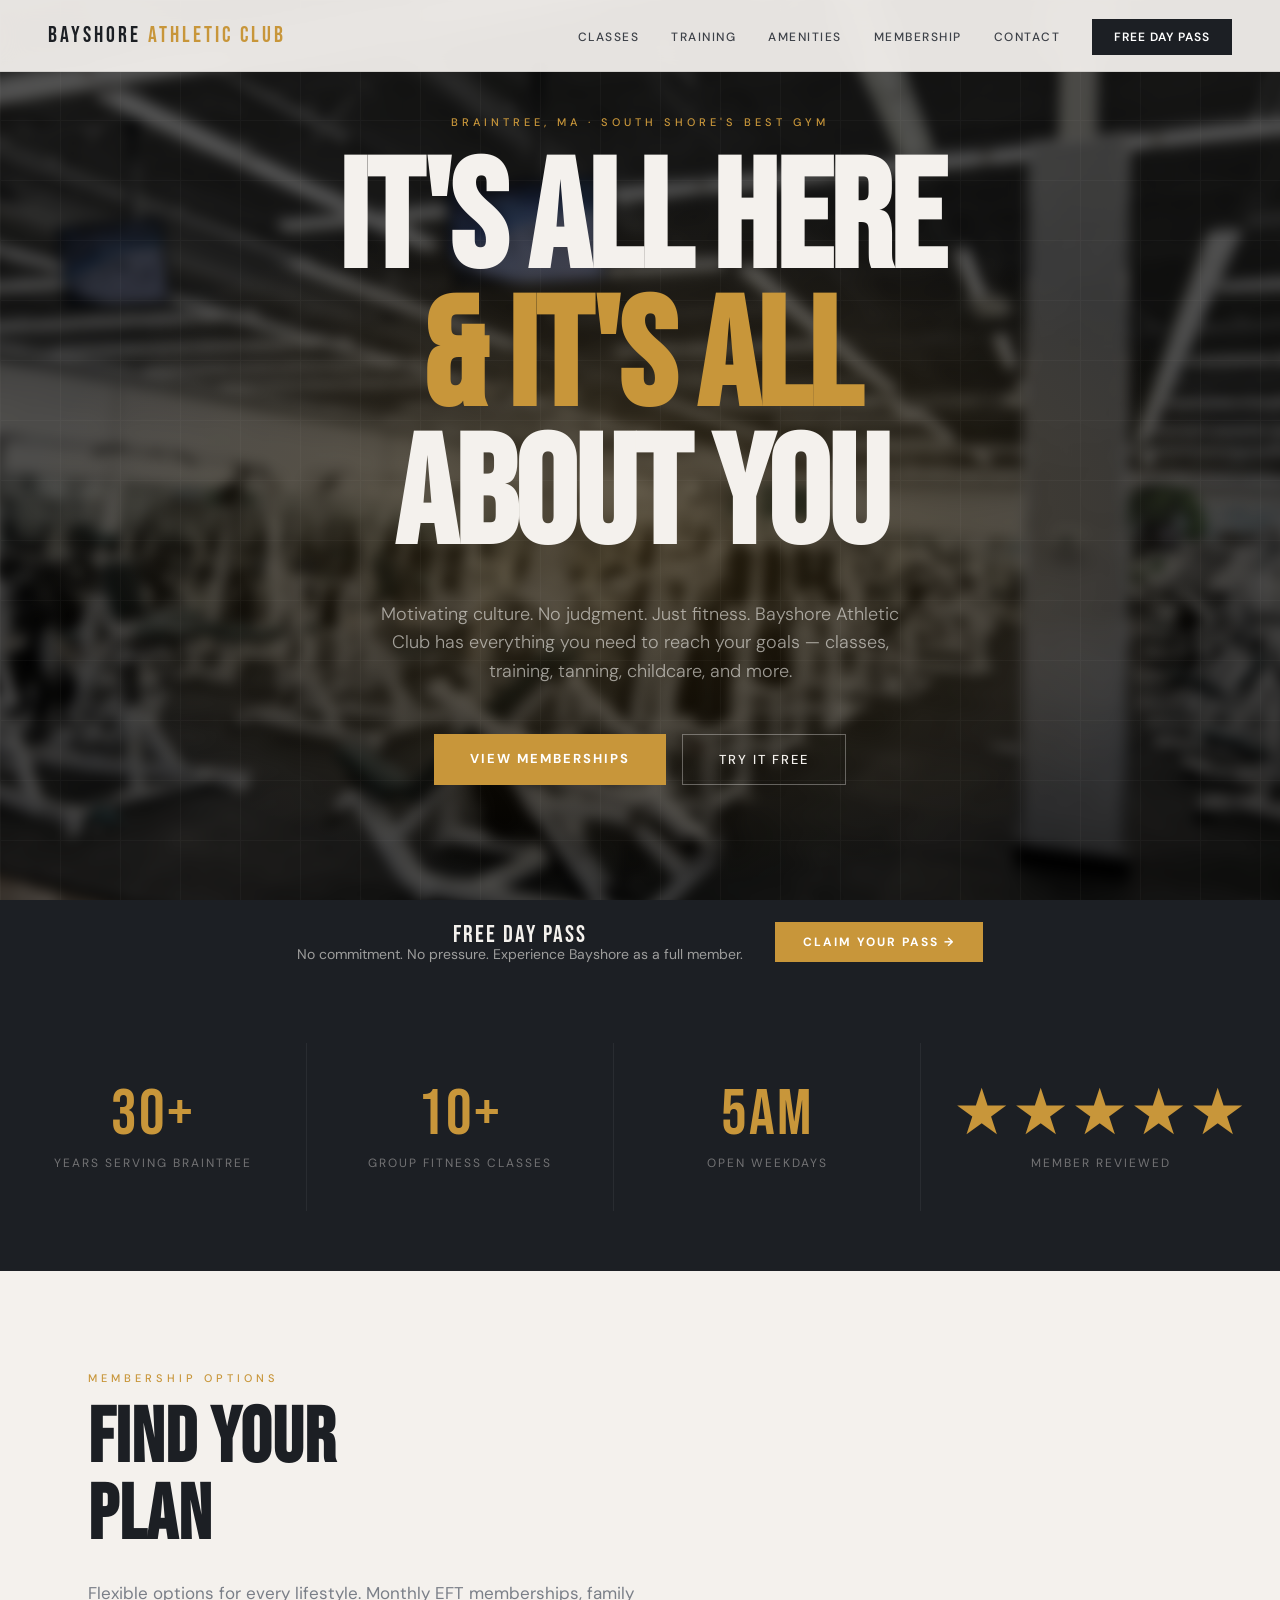
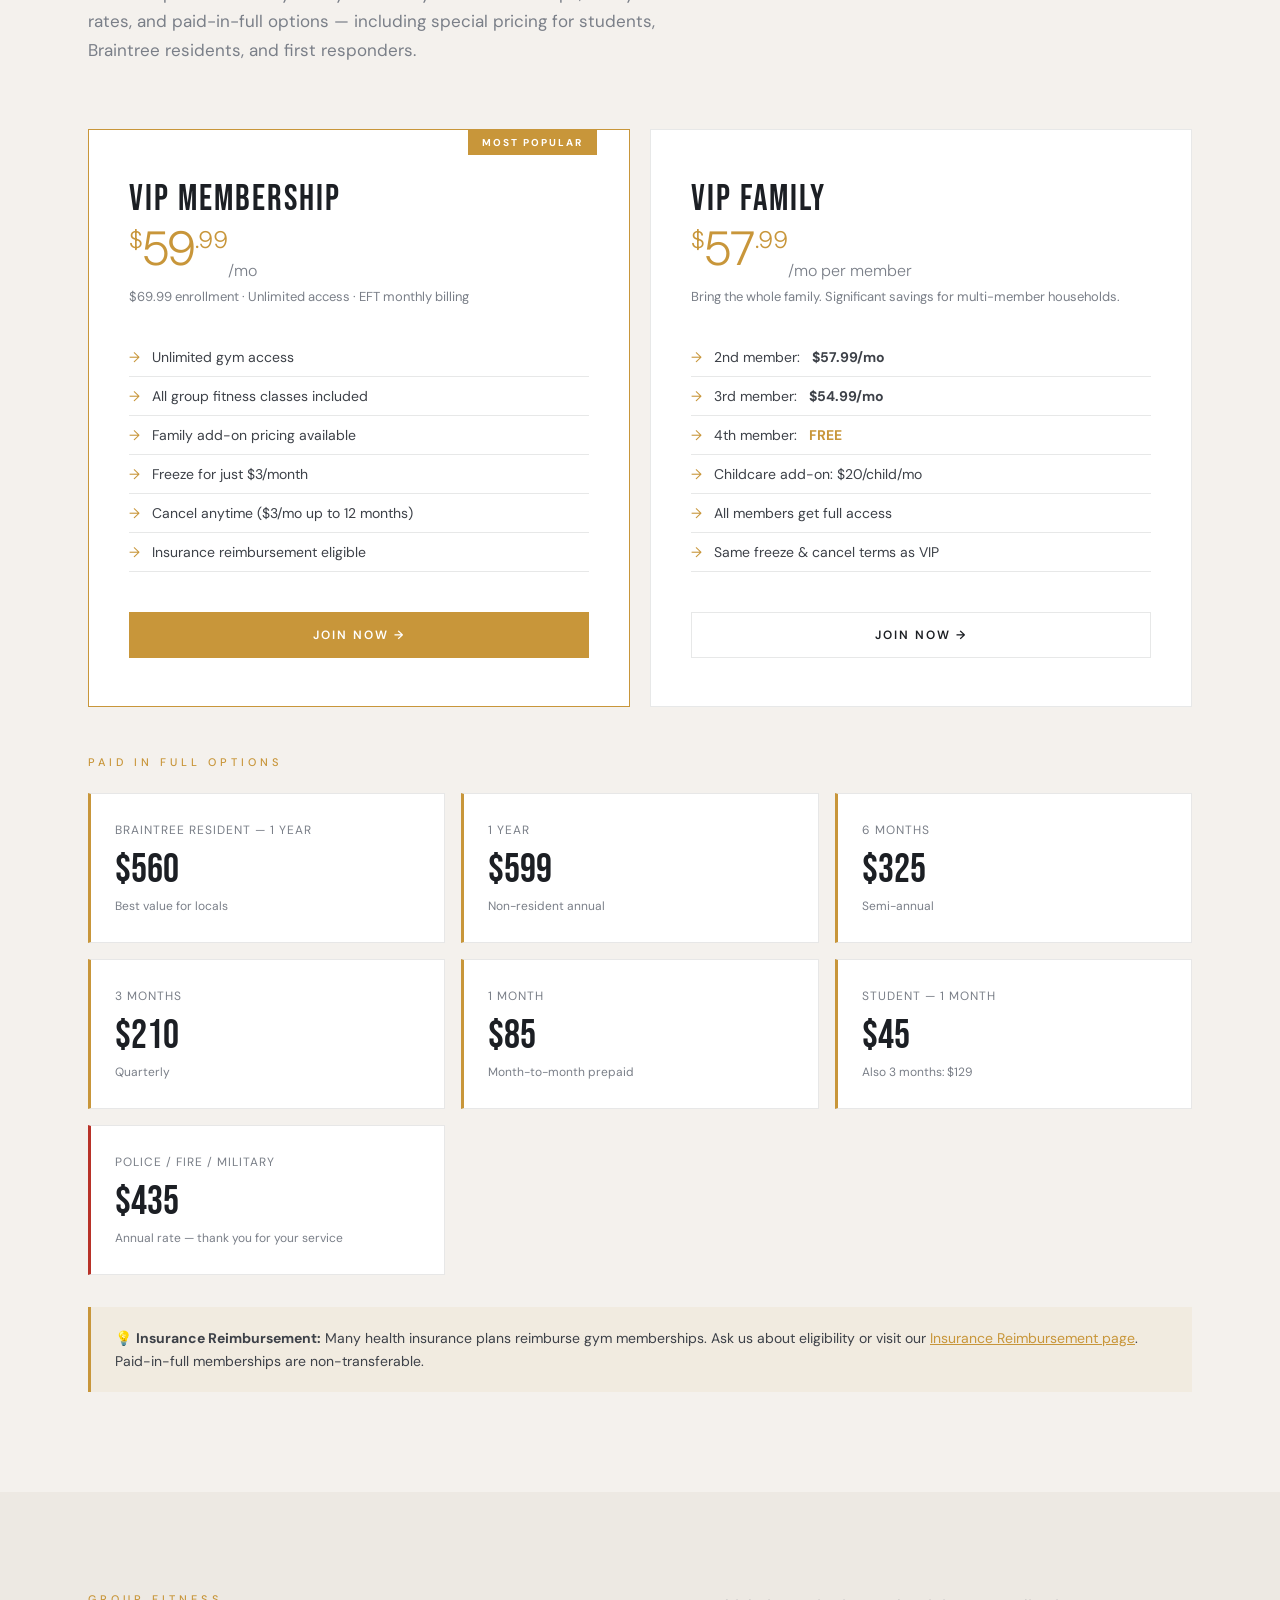
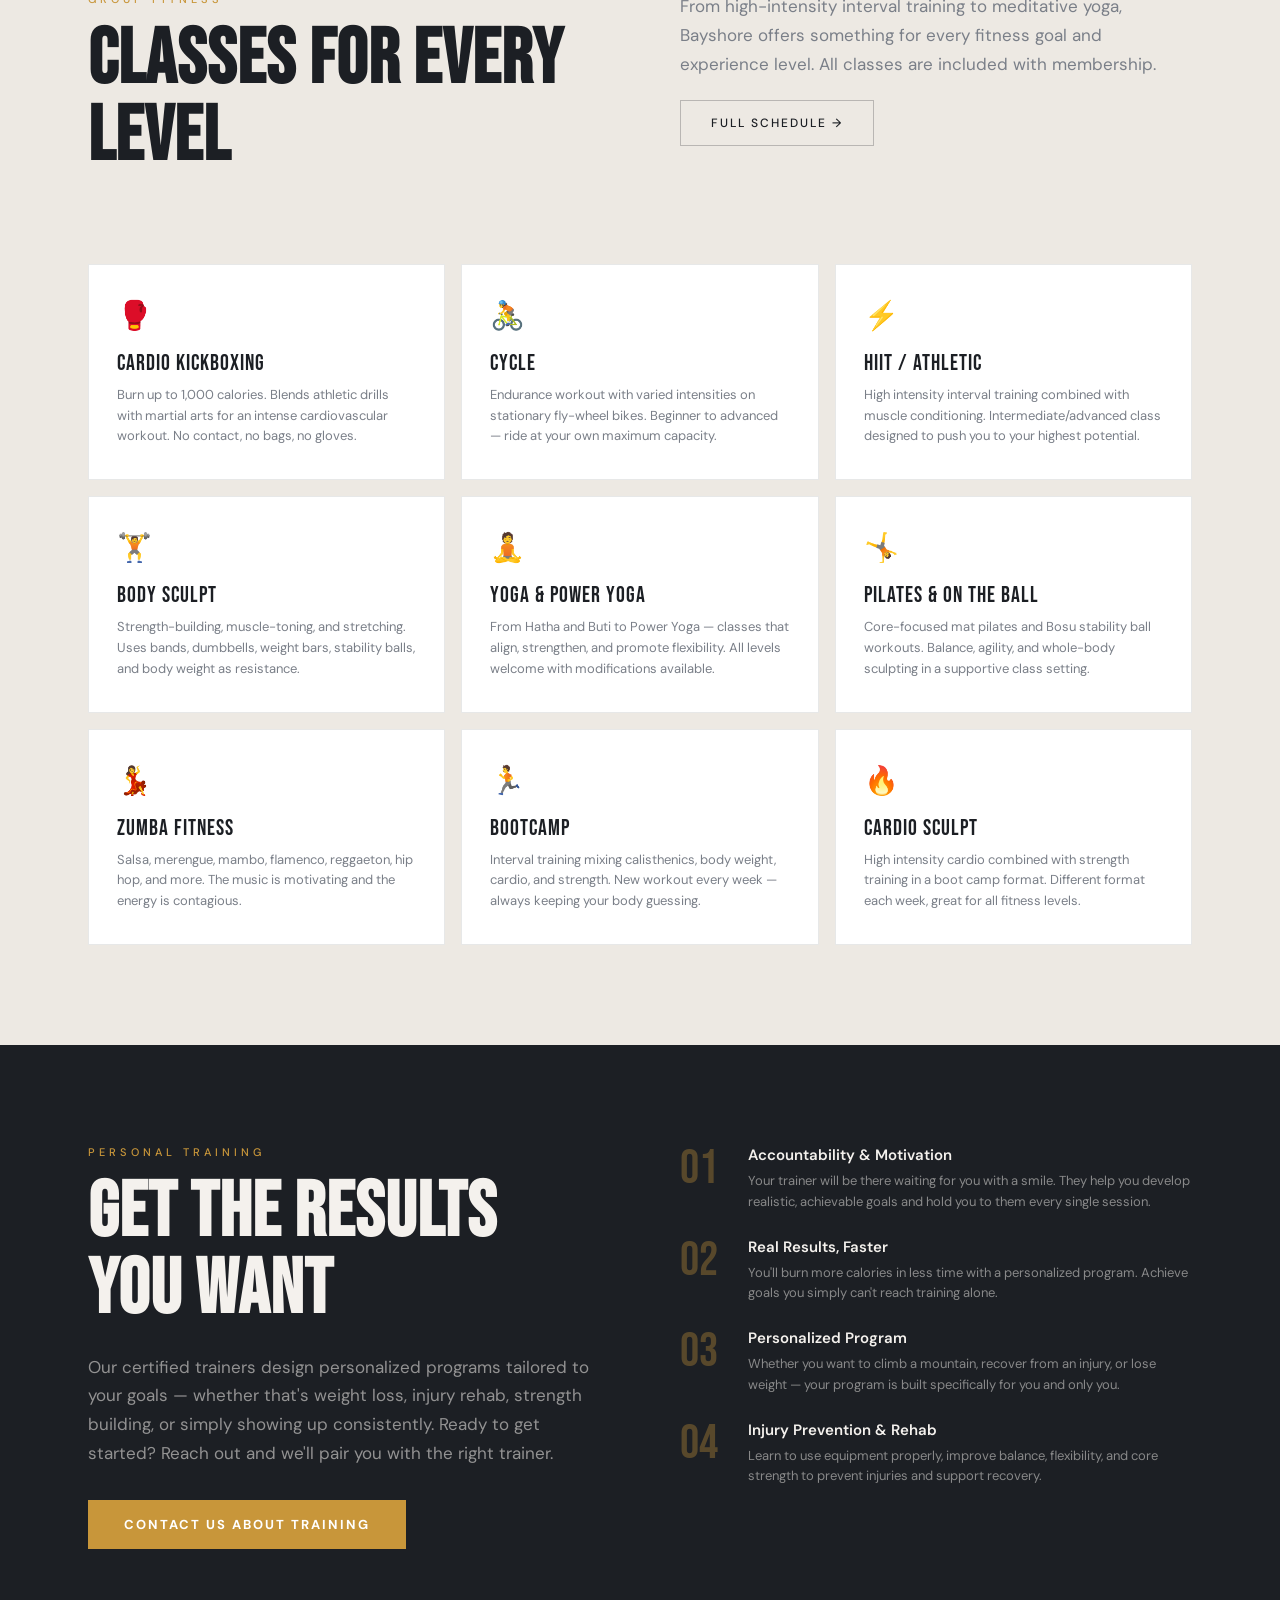
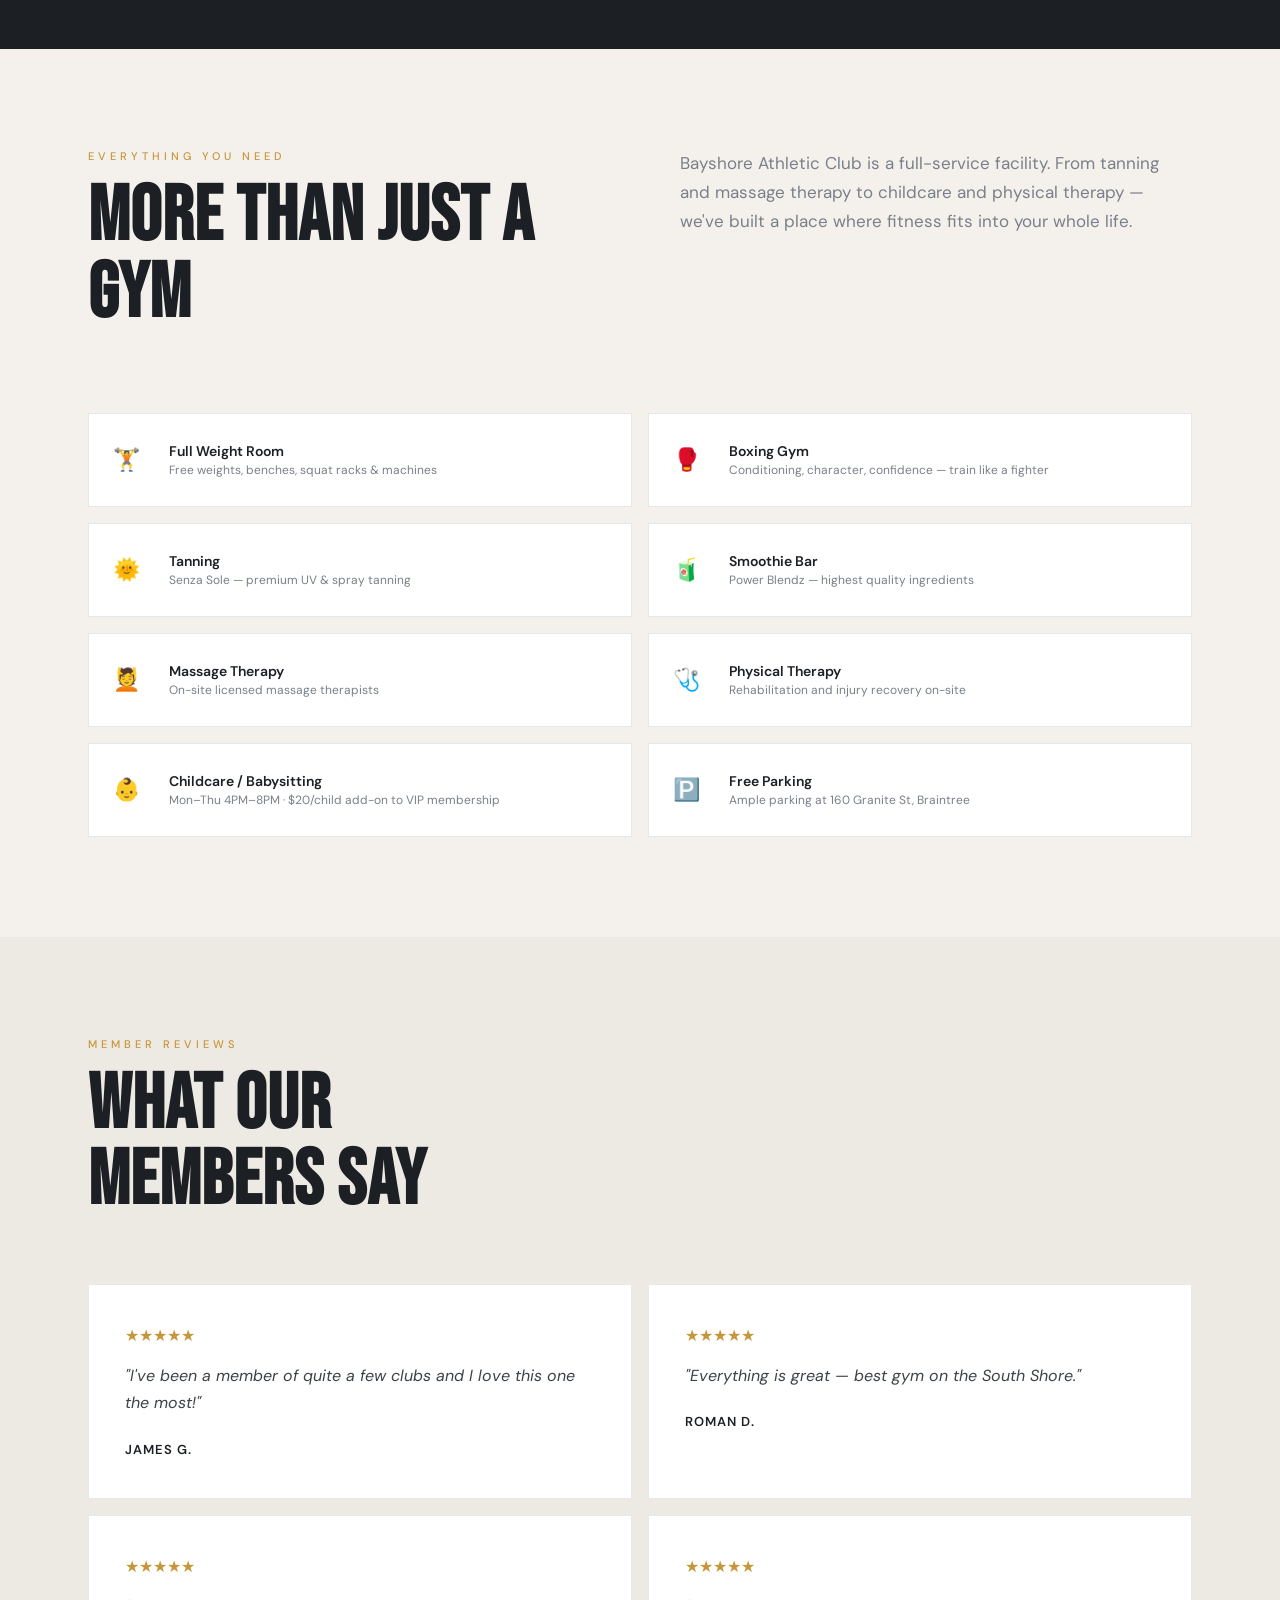
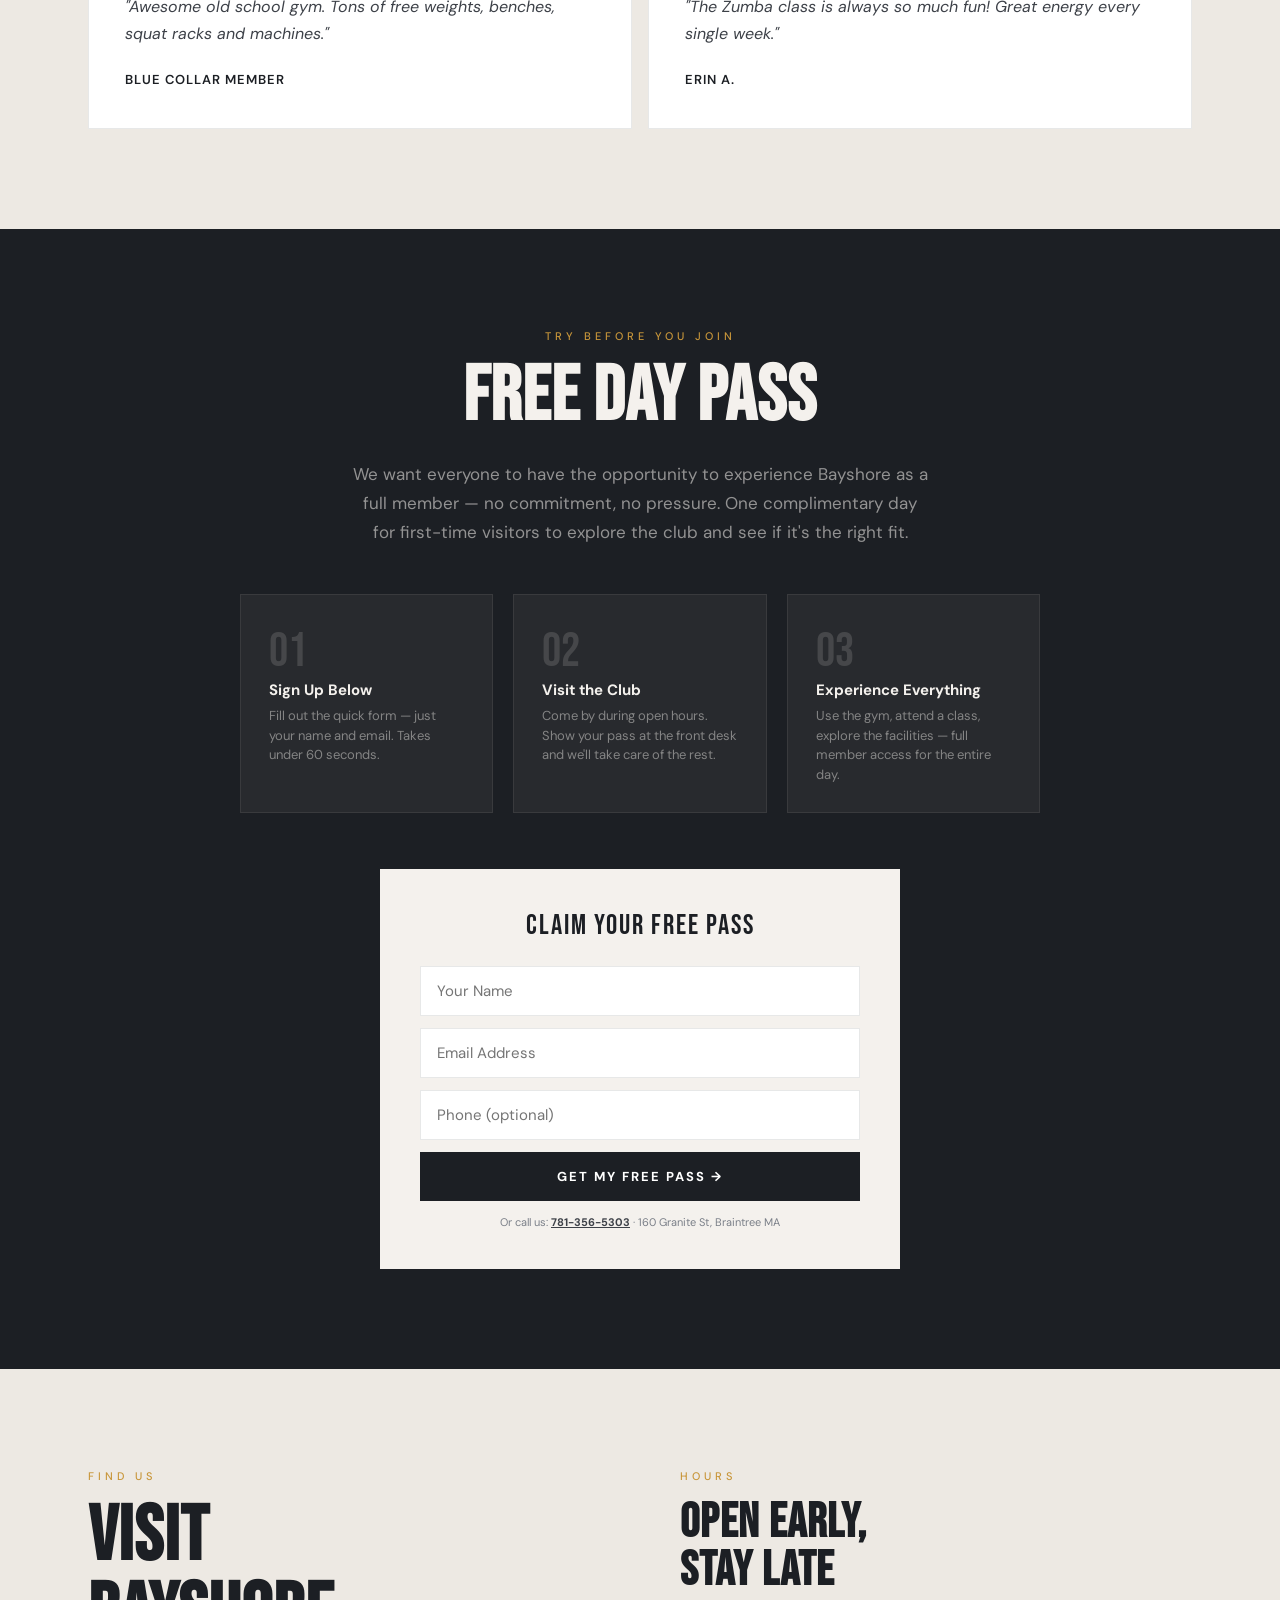
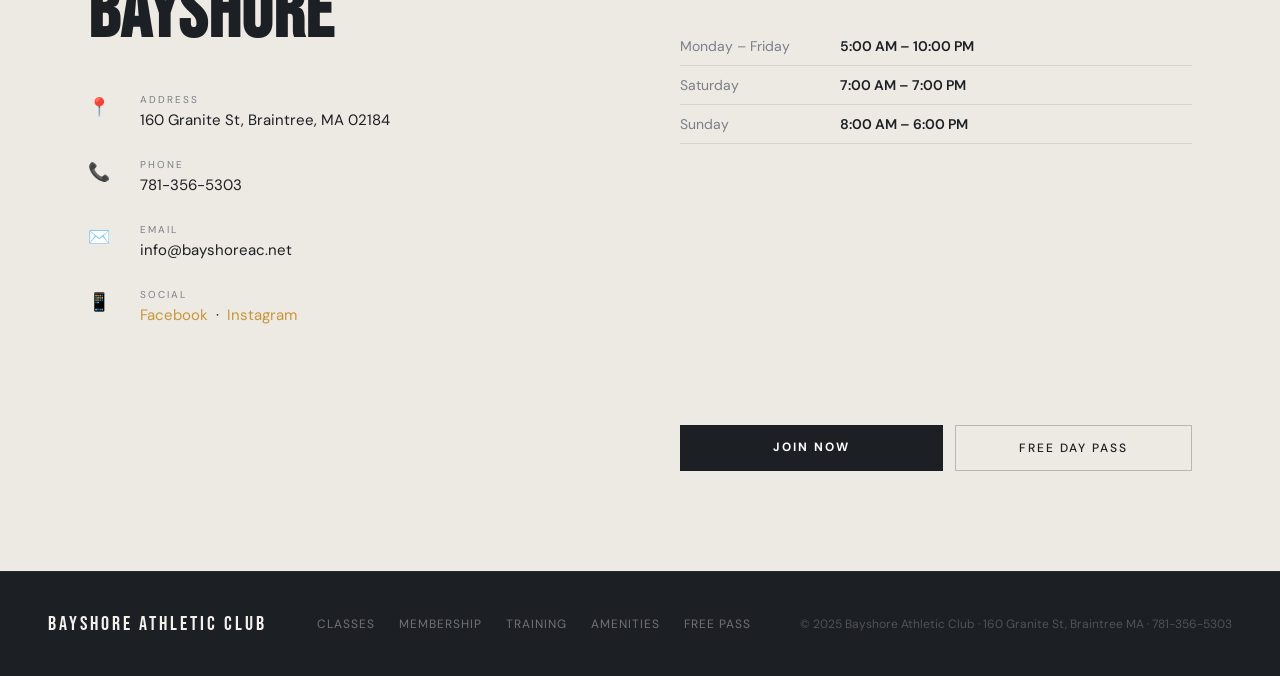
<file: bayshore-athletic-club (3).html>
<!DOCTYPE html>
<html lang="en">
<head>
<meta charset="UTF-8">
<meta name="viewport" content="width=device-width, initial-scale=1.0">
<title>Bayshore Athletic Club | Braintree, MA</title>
<link rel="preconnect" href="https://fonts.googleapis.com">
<link href="https://fonts.googleapis.com/css2?family=Bebas+Neue&family=DM+Sans:wght@300;400;500;600&display=swap" rel="stylesheet">
<style>
  :root {
    --bg:        #f4f1ed;
    --bg-alt:    #ede9e3;
    --bg-card:   #ffffff;
    --bg-dark:   #1c1f24;
    --dark:      #1c1f24;
    --dark-mid:  #2e3238;
    --ink:       #1c1f24;
    --ink-mid:   #3d4148;
    --muted:     #7a7f88;
    --border:    rgba(28,31,36,0.10);
    --accent:    #c8963a;
    --accent-lt: #d9aa5a;
    --white:     #ffffff;
    --red:       #b83228;
  }

  *, *::before, *::after { margin: 0; padding: 0; box-sizing: border-box; }
  html { scroll-behavior: smooth; }

  body {
    font-family: 'DM Sans', sans-serif;
    background: var(--bg);
    color: var(--ink);
    overflow-x: hidden;
  }

  /* ── NAV ── */
  nav {
    position: fixed; top: 0; left: 0; right: 0; z-index: 100;
    display: flex; align-items: center; justify-content: space-between;
    padding: 0 48px; height: 72px;
    background: rgba(244,241,237,0.94);
    backdrop-filter: blur(14px);
    border-bottom: 1px solid var(--border);
  }
  .nav-logo {
    font-family: 'Bebas Neue', sans-serif;
    font-size: 22px; letter-spacing: 3px;
    color: var(--dark); text-decoration: none; line-height: 1;
  }
  .nav-logo span { color: var(--accent); }
  .nav-links { display: flex; align-items: center; gap: 32px; list-style: none; }
  .nav-links a {
    text-decoration: none; color: var(--ink-mid);
    font-size: 12px; font-weight: 500; letter-spacing: 1.5px; text-transform: uppercase;
    transition: color 0.2s;
  }
  .nav-links a:hover { color: var(--accent); }
  .nav-cta {
    background: var(--dark); color: var(--white) !important;
    padding: 10px 22px; font-weight: 600 !important;
    letter-spacing: 1px !important; transition: background 0.2s !important;
  }
  .nav-cta:hover { background: var(--dark-mid) !important; }

  .hamburger { display: none; flex-direction: column; gap: 5px; cursor: pointer; }
  .hamburger span { display: block; width: 24px; height: 2px; background: var(--ink); transition: 0.3s; }

  /* ── HERO ── */
  #hero {
    height: 100vh; min-height: 640px;
    display: flex; align-items: center; justify-content: center;
    position: relative; overflow: hidden;
    background: var(--dark);
  }
  .hero-photo {
    position: absolute; inset: 0;
    background-image: url('images/gym-interior.jpg');
    background-size: cover; background-position: center;
    filter: blur(6px) brightness(0.35) saturate(0.7);
    transform: scale(1.06); /* prevent blur edge bleed */
  }
  .hero-bg {
    position: absolute; inset: 0;
    background: radial-gradient(ellipse 70% 55% at 50% 60%, rgba(200,150,58,0.18) 0%, transparent 70%);
  }
  .hero-grid {
    position: absolute; inset: 0; opacity: 0.03;
    background-image: linear-gradient(rgba(244,241,237,1) 1px, transparent 1px),
                      linear-gradient(90deg, rgba(244,241,237,1) 1px, transparent 1px);
    background-size: 60px 60px;
  }
  .hero-content {
    position: relative; text-align: center; max-width: 900px; padding: 0 24px;
  }
  .hero-eyebrow {
    font-size: 11px; letter-spacing: 4px; text-transform: uppercase;
    color: var(--accent); font-weight: 500; margin-bottom: 24px;
    opacity: 0; animation: fadeUp 0.8s 0.2s forwards;
  }
  .hero-title {
    font-family: 'Bebas Neue', sans-serif;
    font-size: clamp(72px, 12vw, 160px);
    line-height: 0.9; letter-spacing: -2px;
    color: var(--bg); margin-bottom: 32px;
    opacity: 0; animation: fadeUp 0.8s 0.4s forwards;
  }
  .hero-title em { font-style: normal; color: var(--accent); display: block; }
  .hero-sub {
    font-size: 18px; color: rgba(244,241,237,0.6);
    font-weight: 300; line-height: 1.6; max-width: 520px; margin: 0 auto 48px;
    opacity: 0; animation: fadeUp 0.8s 0.6s forwards;
  }
  .hero-actions {
    display: flex; gap: 16px; justify-content: center; flex-wrap: wrap;
    opacity: 0; animation: fadeUp 0.8s 0.8s forwards;
  }
  .btn-primary {
    background: var(--accent); color: var(--white);
    padding: 16px 36px; font-size: 13px; font-weight: 700;
    letter-spacing: 2px; text-transform: uppercase;
    text-decoration: none; display: inline-block;
    transition: background 0.2s, transform 0.2s;
  }
  .btn-primary:hover { background: var(--accent-lt); transform: translateY(-2px); }
  .btn-outline {
    border: 1.5px solid rgba(244,241,237,0.35); color: var(--bg);
    padding: 16px 36px; font-size: 13px; font-weight: 500;
    letter-spacing: 2px; text-transform: uppercase;
    text-decoration: none; display: inline-block;
    transition: border-color 0.2s, color 0.2s, transform 0.2s;
  }
  .btn-outline:hover { border-color: var(--accent); color: var(--accent); transform: translateY(-2px); }

  /* Light btn-outline for light sections */
  .btn-outline-dark {
    border: 1.5px solid rgba(28,31,36,0.25); color: var(--ink);
    padding: 14px 30px; font-size: 12px; font-weight: 500;
    letter-spacing: 2px; text-transform: uppercase;
    text-decoration: none; display: inline-block;
    transition: border-color 0.2s, color 0.2s, transform 0.2s;
  }
  .btn-outline-dark:hover { border-color: var(--accent); color: var(--accent); transform: translateY(-2px); }

  /* ── DAY PASS BANNER ── */
  #daypass-banner {
    background: var(--dark);
    padding: 20px 48px;
    display: flex; align-items: center; justify-content: center; gap: 32px;
    flex-wrap: wrap; text-align: center;
  }
  .banner-text {
    font-family: 'Bebas Neue', sans-serif;
    font-size: 24px; color: var(--bg); letter-spacing: 2px;
  }
  .banner-text span {
    font-family: 'DM Sans', sans-serif; font-size: 14px; font-weight: 400;
    display: block; letter-spacing: 0; margin-top: -4px; color: rgba(244,241,237,0.6);
  }
  .btn-accent {
    background: var(--accent); color: var(--white);
    padding: 12px 28px; font-size: 12px; font-weight: 700;
    letter-spacing: 2px; text-transform: uppercase;
    text-decoration: none; white-space: nowrap;
    transition: background 0.2s;
  }
  .btn-accent:hover { background: var(--accent-lt); }

  /* ── SECTION COMMON ── */
  section { padding: 100px 0; }
  .container { max-width: 1200px; margin: 0 auto; padding: 0 48px; }
  .section-label {
    font-size: 11px; letter-spacing: 4px; text-transform: uppercase;
    color: var(--accent); font-weight: 500; margin-bottom: 16px;
  }
  .section-title {
    font-family: 'Bebas Neue', sans-serif;
    font-size: clamp(48px, 6vw, 80px);
    line-height: 1; letter-spacing: 1px; margin-bottom: 24px;
    color: var(--ink);
  }
  .section-body { font-size: 17px; color: var(--muted); line-height: 1.7; max-width: 580px; }

  /* ── STATS ── */
  #stats { background: var(--dark); padding: 60px 0; }
  .stats-grid {
    display: grid; grid-template-columns: repeat(4, 1fr);
    gap: 1px; background: rgba(255,255,255,0.06);
  }
  .stat-item { background: var(--dark); padding: 40px 32px; text-align: center; }
  .stat-num {
    font-family: 'Bebas Neue', sans-serif;
    font-size: 64px; color: var(--accent); line-height: 1; letter-spacing: 2px;
  }
  .stat-label { font-size: 12px; letter-spacing: 2px; text-transform: uppercase; color: rgba(244,241,237,0.4); margin-top: 8px; }

  /* ── MEMBERSHIP ── */
  #membership { background: var(--bg); }
  .membership-header { margin-bottom: 64px; }
  .plans-grid {
    display: grid; grid-template-columns: 1fr 1fr;
    gap: 20px; margin-bottom: 48px;
  }
  .plan-card {
    background: var(--white); padding: 48px 40px;
    position: relative; border: 1px solid var(--border);
    transition: box-shadow 0.3s, transform 0.3s;
  }
  .plan-card:hover { box-shadow: 0 12px 40px rgba(28,31,36,0.10); transform: translateY(-3px); }
  .plan-card.featured { border-color: var(--accent); }
  .plan-badge {
    position: absolute; top: 0; right: 32px;
    background: var(--accent); color: var(--white);
    font-size: 10px; font-weight: 700; letter-spacing: 2px; text-transform: uppercase;
    padding: 6px 14px;
  }
  .plan-name {
    font-family: 'Bebas Neue', sans-serif;
    font-size: 36px; letter-spacing: 2px; color: var(--ink); margin-bottom: 4px;
  }
  .plan-price { font-size: 48px; font-weight: 300; color: var(--accent); line-height: 1; margin-bottom: 8px; }
  .plan-price sup { font-size: 24px; vertical-align: super; }
  .plan-price sub { font-size: 16px; color: var(--muted); }
  .plan-desc { font-size: 13px; color: var(--muted); margin-bottom: 32px; line-height: 1.5; }
  .plan-features { list-style: none; margin-bottom: 40px; }
  .plan-features li {
    font-size: 14px; color: var(--ink-mid); padding: 10px 0;
    border-bottom: 1px solid var(--border);
    display: flex; align-items: center; gap: 12px;
  }
  .plan-features li::before { content: '→'; color: var(--accent); flex-shrink: 0; }
  .btn-plan {
    display: block; text-align: center;
    background: transparent; border: 1.5px solid var(--border);
    color: var(--ink); padding: 14px;
    font-size: 12px; font-weight: 600; letter-spacing: 2px; text-transform: uppercase;
    text-decoration: none; transition: all 0.2s;
  }
  .btn-plan:hover { background: var(--dark); border-color: var(--dark); color: var(--white); }
  .plan-card.featured .btn-plan { background: var(--accent); border-color: var(--accent); color: var(--white); }
  .plan-card.featured .btn-plan:hover { background: var(--accent-lt); border-color: var(--accent-lt); }

  .paid-grid { display: grid; grid-template-columns: repeat(3, 1fr); gap: 16px; }
  .paid-item {
    background: var(--white); padding: 28px 24px;
    border: 1px solid var(--border); border-left: 3px solid var(--accent);
  }
  .paid-label { font-size: 12px; letter-spacing: 1px; text-transform: uppercase; color: var(--muted); margin-bottom: 8px; }
  .paid-price { font-family: 'Bebas Neue', sans-serif; font-size: 40px; color: var(--ink); }
  .paid-note { font-size: 12px; color: var(--muted); margin-top: 4px; }

  .insurance-note {
    background: rgba(200,150,58,0.07); border-left: 3px solid var(--accent);
    padding: 20px 24px; margin-top: 32px;
    font-size: 14px; color: var(--ink-mid); line-height: 1.6;
  }
  .insurance-note a { color: var(--accent); }

  /* ── CLASSES ── */
  #classes { background: var(--bg-alt); }
  .classes-intro { display: grid; grid-template-columns: 1fr 1fr; gap: 80px; align-items: start; margin-bottom: 64px; }
  .classes-grid { display: grid; grid-template-columns: repeat(3, 1fr); gap: 16px; }
  .class-card {
    background: var(--white); padding: 32px 28px;
    border: 1px solid var(--border);
    transition: box-shadow 0.25s, transform 0.25s; cursor: default;
  }
  .class-card:hover { box-shadow: 0 8px 28px rgba(28,31,36,0.09); transform: translateY(-2px); }
  .class-card:hover .class-name { color: var(--accent); }
  .class-icon { font-size: 28px; margin-bottom: 16px; }
  .class-name {
    font-family: 'Bebas Neue', sans-serif;
    font-size: 22px; letter-spacing: 1px; margin-bottom: 8px; transition: color 0.25s; color: var(--ink);
  }
  .class-desc { font-size: 13px; color: var(--muted); line-height: 1.6; }

  /* ── PERSONAL TRAINING ── */
  #training { background: var(--dark); }
  #training .section-title { color: var(--bg); }
  #training .section-body { color: rgba(244,241,237,0.55); }
  .training-layout { display: grid; grid-template-columns: 1fr 1fr; gap: 80px; align-items: start; }
  .training-benefits { display: flex; flex-direction: column; gap: 24px; }
  .benefit-item { display: flex; gap: 20px; align-items: flex-start; }
  .benefit-num {
    font-family: 'Bebas Neue', sans-serif;
    font-size: 48px; color: var(--accent); opacity: 0.35; line-height: 1; flex-shrink: 0; width: 48px;
  }
  .benefit-title { font-size: 15px; font-weight: 600; margin-bottom: 6px; color: var(--bg); }
  .benefit-body { font-size: 13px; color: rgba(244,241,237,0.5); line-height: 1.6; }

  /* ── AMENITIES ── */
  #amenities { background: var(--bg); }
  .amenities-intro { display: grid; grid-template-columns: 1fr 1fr; gap: 80px; align-items: start; margin-bottom: 56px; }
  .amenities-list { display: grid; grid-template-columns: repeat(2, 1fr); gap: 16px; }
  .amenity-item {
    background: var(--white); padding: 28px 24px;
    display: flex; align-items: center; gap: 16px;
    border: 1px solid var(--border);
    transition: box-shadow 0.25s, transform 0.25s;
  }
  .amenity-item:hover { box-shadow: 0 6px 20px rgba(28,31,36,0.08); transform: translateY(-2px); }
  .amenity-icon { font-size: 22px; width: 40px; flex-shrink: 0; }
  .amenity-name { font-size: 14px; font-weight: 600; color: var(--ink); }
  .amenity-detail { font-size: 12px; color: var(--muted); margin-top: 2px; }

  /* ── REVIEWS ── */
  #reviews { background: var(--bg-alt); }
  .reviews-grid { display: grid; grid-template-columns: repeat(2, 1fr); gap: 16px; margin-top: 64px; }
  .review-card {
    background: var(--white); padding: 40px 36px;
    border: 1px solid var(--border);
  }
  .review-stars { color: var(--accent); font-size: 16px; margin-bottom: 16px; }
  .review-text { font-size: 16px; line-height: 1.7; color: var(--ink-mid); margin-bottom: 24px; font-style: italic; }
  .review-author { font-size: 13px; font-weight: 600; letter-spacing: 1px; text-transform: uppercase; color: var(--ink); }

  /* ── DAY PASS SECTION ── */
  #daypass { background: var(--dark); padding: 100px 0; text-align: center; }
  #daypass .section-label { color: var(--accent); }
  #daypass .section-title { color: var(--bg); }
  #daypass .section-body { color: rgba(244,241,237,0.55); margin: 0 auto 48px; }
  .daypass-steps {
    display: grid; grid-template-columns: repeat(3, 1fr); gap: 20px;
    max-width: 800px; margin: 0 auto 56px; text-align: left;
  }
  .step { padding: 28px; background: rgba(244,241,237,0.05); border: 1px solid rgba(244,241,237,0.08); }
  .step-num { font-family: 'Bebas Neue', sans-serif; font-size: 48px; color: rgba(244,241,237,0.15); }
  .step-title { font-weight: 700; font-size: 15px; color: var(--bg); margin-bottom: 6px; }
  .step-text { font-size: 13px; color: rgba(244,241,237,0.45); line-height: 1.5; }
  .daypass-form-wrap {
    max-width: 520px; margin: 0 auto;
    background: var(--bg); padding: 40px;
  }
  .daypass-form-title {
    font-family: 'Bebas Neue', sans-serif; font-size: 28px;
    color: var(--ink); margin-bottom: 24px; letter-spacing: 2px;
  }
  .form-fields { display: flex; flex-direction: column; gap: 12px; }
  .form-fields input {
    padding: 14px 16px; font-size: 15px; font-family: 'DM Sans', sans-serif;
    background: var(--white); border: 1px solid var(--border);
    outline: none; width: 100%; color: var(--ink);
    transition: border-color 0.2s;
  }
  .form-fields input:focus { border-color: var(--accent); }
  .btn-submit {
    background: var(--dark); color: var(--white);
    padding: 16px; font-size: 13px; font-weight: 700;
    letter-spacing: 2px; text-transform: uppercase;
    border: none; cursor: pointer; font-family: 'DM Sans', sans-serif;
    width: 100%; transition: background 0.2s;
  }
  .btn-submit:hover { background: var(--accent); }
  .form-note { font-size: 11px; color: var(--muted); margin-top: 14px; text-align: center; }
  .form-note a { color: var(--ink-mid); }

  /* ── CONTACT ── */
  #contact { background: var(--bg-alt); }
  .contact-grid { display: grid; grid-template-columns: 1fr 1fr; gap: 80px; align-items: start; }
  .contact-block { display: flex; flex-direction: column; gap: 28px; }
  .contact-item { display: flex; gap: 16px; align-items: flex-start; }
  .contact-icon { font-size: 18px; width: 36px; flex-shrink: 0; padding-top: 2px; }
  .contact-info-label { font-size: 10px; letter-spacing: 2px; text-transform: uppercase; color: var(--muted); margin-bottom: 4px; }
  .contact-info-value { font-size: 15px; color: var(--ink); }
  .contact-info-value a { color: var(--ink); text-decoration: none; transition: color 0.2s; }
  .contact-info-value a:hover { color: var(--accent); }
  .hours-table { width: 100%; border-collapse: collapse; }
  .hours-table td { padding: 10px 0; font-size: 14px; }
  .hours-table td:first-child { color: var(--muted); width: 160px; }
  .hours-table td:last-child { color: var(--ink); font-weight: 600; }
  .hours-table tr { border-bottom: 1px solid var(--border); }
  .contact-ctas { margin-top: 24px; display: flex; gap: 12px; flex-wrap: wrap; }
  .btn-dark {
    background: var(--dark); color: var(--white);
    padding: 14px 28px; font-size: 12px; font-weight: 700;
    letter-spacing: 2px; text-transform: uppercase;
    text-decoration: none; transition: background 0.2s; flex: 1; text-align: center;
  }
  .btn-dark:hover { background: var(--dark-mid); }

  /* ── FOOTER ── */
  footer {
    background: var(--dark); border-top: 1px solid rgba(255,255,255,0.06);
    padding: 40px 48px;
    display: flex; align-items: center; justify-content: space-between;
    flex-wrap: wrap; gap: 16px;
  }
  .footer-logo { font-family: 'Bebas Neue', sans-serif; font-size: 20px; letter-spacing: 3px; color: var(--bg); }
  .footer-links { display: flex; gap: 24px; flex-wrap: wrap; }
  .footer-links a { font-size: 12px; color: rgba(244,241,237,0.4); text-decoration: none; letter-spacing: 1px; text-transform: uppercase; transition: color 0.2s; }
  .footer-links a:hover { color: var(--accent); }
  .footer-copy { font-size: 12px; color: rgba(244,241,237,0.25); }
  .footer-copy a { color: inherit; text-decoration: none; }

  /* ── MOBILE MENU ── */
  .mobile-menu {
    display: none; position: fixed; inset: 0; z-index: 99;
    background: var(--bg); flex-direction: column;
    align-items: center; justify-content: center; gap: 32px;
    padding-top: 72px;
  }
  .mobile-menu.open { display: flex; }
  .mobile-menu a {
    font-family: 'Bebas Neue', sans-serif; font-size: 40px; letter-spacing: 3px;
    color: var(--ink); text-decoration: none; transition: color 0.2s;
  }
  .mobile-menu a:hover { color: var(--accent); }

  /* ── ANIMATIONS ── */
  @keyframes fadeUp {
    from { opacity: 0; transform: translateY(24px); }
    to   { opacity: 1; transform: translateY(0); }
  }

  /* ── RESPONSIVE ── */
  @media (max-width: 900px) {
    nav { padding: 0 24px; }
    .nav-links { display: none; }
    .hamburger { display: flex; }
    .container { padding: 0 24px; }
    section { padding: 72px 0; }
    .stats-grid { grid-template-columns: repeat(2, 1fr); }
    .plans-grid, .classes-intro, .training-layout, .amenities-intro, .contact-grid { grid-template-columns: 1fr; gap: 40px; }
    .classes-grid { grid-template-columns: repeat(2, 1fr); }
    .paid-grid { grid-template-columns: repeat(2, 1fr); }
    .reviews-grid { grid-template-columns: 1fr; }
    .daypass-steps { grid-template-columns: 1fr; }
    footer { flex-direction: column; text-align: center; padding: 32px 24px; }
    #daypass-banner { padding: 20px 24px; }
    .contact-ctas { flex-direction: column; }
  }
  @media (max-width: 600px) {
    .classes-grid { grid-template-columns: 1fr; }
    .paid-grid { grid-template-columns: 1fr; }
    .amenities-list { grid-template-columns: 1fr; }
  }
</style>
</head>
<body>

<!-- NAV -->
<nav id="navbar">
  <a href="#hero" class="nav-logo">BAYSHORE <span>ATHLETIC CLUB</span></a>
  <ul class="nav-links">
    <li><a href="#classes">Classes</a></li>
    <li><a href="#training">Training</a></li>
    <li><a href="#amenities">Amenities</a></li>
    <li><a href="#membership">Membership</a></li>
    <li><a href="#contact">Contact</a></li>
    <li><a href="#daypass" class="nav-cta">Free Day Pass</a></li>
  </ul>
  <div class="hamburger" id="hamburger" aria-label="Menu">
    <span></span><span></span><span></span>
  </div>
</nav>

<!-- MOBILE MENU -->
<div class="mobile-menu" id="mobileMenu">
  <a href="#classes" onclick="closeMobile()">Classes</a>
  <a href="#training" onclick="closeMobile()">Training</a>
  <a href="#amenities" onclick="closeMobile()">Amenities</a>
  <a href="#membership" onclick="closeMobile()">Membership</a>
  <a href="#contact" onclick="closeMobile()">Contact</a>
  <a href="#daypass" onclick="closeMobile()" style="color:var(--accent)">Free Day Pass</a>
</div>

<!-- HERO (stays dark for impact) -->
<section id="hero">
  <div class="hero-photo"></div>
  <div class="hero-bg"></div>
  <div class="hero-grid"></div>
  <div class="hero-content">
    <p class="hero-eyebrow">Braintree, MA · South Shore's Best Gym</p>
    <h1 class="hero-title">IT'S ALL HERE<em>&amp; IT'S ALL</em>ABOUT YOU</h1>
    <p class="hero-sub">Motivating culture. No judgment. Just fitness. Bayshore Athletic Club has everything you need to reach your goals — classes, training, tanning, childcare, and more.</p>
    <div class="hero-actions">
      <a href="#membership" class="btn-primary">View Memberships</a>
      <a href="#daypass" class="btn-outline">Try It Free</a>
    </div>
  </div>
</section>

<!-- FREE DAY PASS BANNER -->
<div id="daypass-banner">
  <div class="banner-text">
    FREE DAY PASS
    <span>No commitment. No pressure. Experience Bayshore as a full member.</span>
  </div>
  <a href="#daypass" class="btn-accent">Claim Your Pass →</a>
</div>

<!-- STATS (dark stripe) -->
<section id="stats">
  <div class="stats-grid">
    <div class="stat-item">
      <div class="stat-num">30+</div>
      <div class="stat-label">Years Serving Braintree</div>
    </div>
    <div class="stat-item">
      <div class="stat-num">10+</div>
      <div class="stat-label">Group Fitness Classes</div>
    </div>
    <div class="stat-item">
      <div class="stat-num">5AM</div>
      <div class="stat-label">Open Weekdays</div>
    </div>
    <div class="stat-item">
      <div class="stat-num">★★★★★</div>
      <div class="stat-label">Member Reviewed</div>
    </div>
  </div>
</section>

<!-- MEMBERSHIP -->
<section id="membership">
  <div class="container">
    <div class="membership-header">
      <p class="section-label">Membership Options</p>
      <h2 class="section-title">FIND YOUR<br>PLAN</h2>
      <p class="section-body">Flexible options for every lifestyle. Monthly EFT memberships, family rates, and paid-in-full options — including special pricing for students, Braintree residents, and first responders.</p>
    </div>

    <div class="plans-grid">
      <div class="plan-card featured">
        <span class="plan-badge">Most Popular</span>
        <div class="plan-name">VIP Membership</div>
        <div class="plan-price"><sup>$</sup>59<sup>.99</sup><sub>/mo</sub></div>
        <div class="plan-desc">$69.99 enrollment · Unlimited access · EFT monthly billing</div>
        <ul class="plan-features">
          <li>Unlimited gym access</li>
          <li>All group fitness classes included</li>
          <li>Family add-on pricing available</li>
          <li>Freeze for just $3/month</li>
          <li>Cancel anytime ($3/mo up to 12 months)</li>
          <li>Insurance reimbursement eligible</li>
        </ul>
        <a href="#daypass" class="btn-plan">Join Now →</a>
      </div>

      <div class="plan-card">
        <div class="plan-name">VIP Family</div>
        <div class="plan-price"><sup>$</sup>57<sup>.99</sup><sub>/mo per member</sub></div>
        <div class="plan-desc">Bring the whole family. Significant savings for multi-member households.</div>
        <ul class="plan-features">
          <li>2nd member: <strong>$57.99/mo</strong></li>
          <li>3rd member: <strong>$54.99/mo</strong></li>
          <li>4th member: <strong style="color:var(--accent)">FREE</strong></li>
          <li>Childcare add-on: $20/child/mo</li>
          <li>All members get full access</li>
          <li>Same freeze &amp; cancel terms as VIP</li>
        </ul>
        <a href="#daypass" class="btn-plan">Join Now →</a>
      </div>
    </div>

    <p class="section-label" style="margin-bottom: 24px;">Paid In Full Options</p>
    <div class="paid-grid">
      <div class="paid-item">
        <div class="paid-label">Braintree Resident — 1 Year</div>
        <div class="paid-price">$560</div>
        <div class="paid-note">Best value for locals</div>
      </div>
      <div class="paid-item">
        <div class="paid-label">1 Year</div>
        <div class="paid-price">$599</div>
        <div class="paid-note">Non-resident annual</div>
      </div>
      <div class="paid-item">
        <div class="paid-label">6 Months</div>
        <div class="paid-price">$325</div>
        <div class="paid-note">Semi-annual</div>
      </div>
      <div class="paid-item">
        <div class="paid-label">3 Months</div>
        <div class="paid-price">$210</div>
        <div class="paid-note">Quarterly</div>
      </div>
      <div class="paid-item">
        <div class="paid-label">1 Month</div>
        <div class="paid-price">$85</div>
        <div class="paid-note">Month-to-month prepaid</div>
      </div>
      <div class="paid-item">
        <div class="paid-label">Student — 1 Month</div>
        <div class="paid-price">$45</div>
        <div class="paid-note">Also 3 months: $129</div>
      </div>
    </div>

    <div class="paid-grid" style="margin-top: 16px;">
      <div class="paid-item" style="border-left-color: var(--red);">
        <div class="paid-label">Police / Fire / Military</div>
        <div class="paid-price">$435</div>
        <div class="paid-note">Annual rate — thank you for your service</div>
      </div>
    </div>

    <div class="insurance-note">
      💡 <strong>Insurance Reimbursement:</strong> Many health insurance plans reimburse gym memberships. Ask us about eligibility or visit our <a href="#contact">Insurance Reimbursement page</a>. Paid-in-full memberships are non-transferable.
    </div>
  </div>
</section>

<!-- CLASSES -->
<section id="classes">
  <div class="container">
    <div class="classes-intro">
      <div>
        <p class="section-label">Group Fitness</p>
        <h2 class="section-title">CLASSES FOR EVERY LEVEL</h2>
      </div>
      <div>
        <p class="section-body">From high-intensity interval training to meditative yoga, Bayshore offers something for every fitness goal and experience level. All classes are included with membership.</p>
        <br>
        <a href="#classes" class="btn-outline-dark">Full Schedule →</a>
      </div>
    </div>

    <div class="classes-grid">
      <div class="class-card">
        <div class="class-icon">🥊</div>
        <div class="class-name">Cardio Kickboxing</div>
        <div class="class-desc">Burn up to 1,000 calories. Blends athletic drills with martial arts for an intense cardiovascular workout. No contact, no bags, no gloves.</div>
      </div>
      <div class="class-card">
        <div class="class-icon">🚴</div>
        <div class="class-name">Cycle</div>
        <div class="class-desc">Endurance workout with varied intensities on stationary fly-wheel bikes. Beginner to advanced — ride at your own maximum capacity.</div>
      </div>
      <div class="class-card">
        <div class="class-icon">⚡</div>
        <div class="class-name">HIIT / Athletic</div>
        <div class="class-desc">High intensity interval training combined with muscle conditioning. Intermediate/advanced class designed to push you to your highest potential.</div>
      </div>
      <div class="class-card">
        <div class="class-icon">🏋️</div>
        <div class="class-name">Body Sculpt</div>
        <div class="class-desc">Strength-building, muscle-toning, and stretching. Uses bands, dumbbells, weight bars, stability balls, and body weight as resistance.</div>
      </div>
      <div class="class-card">
        <div class="class-icon">🧘</div>
        <div class="class-name">Yoga &amp; Power Yoga</div>
        <div class="class-desc">From Hatha and Buti to Power Yoga — classes that align, strengthen, and promote flexibility. All levels welcome with modifications available.</div>
      </div>
      <div class="class-card">
        <div class="class-icon">🤸</div>
        <div class="class-name">Pilates &amp; On the Ball</div>
        <div class="class-desc">Core-focused mat pilates and Bosu stability ball workouts. Balance, agility, and whole-body sculpting in a supportive class setting.</div>
      </div>
      <div class="class-card">
        <div class="class-icon">💃</div>
        <div class="class-name">Zumba Fitness</div>
        <div class="class-desc">Salsa, merengue, mambo, flamenco, reggaeton, hip hop, and more. The music is motivating and the energy is contagious.</div>
      </div>
      <div class="class-card">
        <div class="class-icon">🏃</div>
        <div class="class-name">Bootcamp</div>
        <div class="class-desc">Interval training mixing calisthenics, body weight, cardio, and strength. New workout every week — always keeping your body guessing.</div>
      </div>
      <div class="class-card">
        <div class="class-icon">🔥</div>
        <div class="class-name">Cardio Sculpt</div>
        <div class="class-desc">High intensity cardio combined with strength training in a boot camp format. Different format each week, great for all fitness levels.</div>
      </div>
    </div>
  </div>
</section>

<!-- PERSONAL TRAINING (dark section) -->
<section id="training">
  <div class="container">
    <div class="training-layout">
      <div>
        <p class="section-label">Personal Training</p>
        <h2 class="section-title">GET THE RESULTS YOU WANT</h2>
        <p class="section-body" style="margin-bottom: 32px;">Our certified trainers design personalized programs tailored to your goals — whether that's weight loss, injury rehab, strength building, or simply showing up consistently. Ready to get started? Reach out and we'll pair you with the right trainer.</p>
        <a href="mailto:info@bayshoreac.net" class="btn-primary">Contact Us About Training</a>
      </div>
      <div class="training-benefits">
        <div class="benefit-item">
          <div class="benefit-num">01</div>
          <div>
            <div class="benefit-title">Accountability &amp; Motivation</div>
            <div class="benefit-body">Your trainer will be there waiting for you with a smile. They help you develop realistic, achievable goals and hold you to them every single session.</div>
          </div>
        </div>
        <div class="benefit-item">
          <div class="benefit-num">02</div>
          <div>
            <div class="benefit-title">Real Results, Faster</div>
            <div class="benefit-body">You'll burn more calories in less time with a personalized program. Achieve goals you simply can't reach training alone.</div>
          </div>
        </div>
        <div class="benefit-item">
          <div class="benefit-num">03</div>
          <div>
            <div class="benefit-title">Personalized Program</div>
            <div class="benefit-body">Whether you want to climb a mountain, recover from an injury, or lose weight — your program is built specifically for you and only you.</div>
          </div>
        </div>
        <div class="benefit-item">
          <div class="benefit-num">04</div>
          <div>
            <div class="benefit-title">Injury Prevention &amp; Rehab</div>
            <div class="benefit-body">Learn to use equipment properly, improve balance, flexibility, and core strength to prevent injuries and support recovery.</div>
          </div>
        </div>
      </div>
    </div>
  </div>
</section>

<!-- AMENITIES -->
<section id="amenities">
  <div class="container">
    <div class="amenities-intro">
      <div>
        <p class="section-label">Everything You Need</p>
        <h2 class="section-title">MORE THAN JUST A GYM</h2>
      </div>
      <p class="section-body">Bayshore Athletic Club is a full-service facility. From tanning and massage therapy to childcare and physical therapy — we've built a place where fitness fits into your whole life.</p>
    </div>
    <div class="amenities-list">
      <div class="amenity-item">
        <div class="amenity-icon">🏋️</div>
        <div>
          <div class="amenity-name">Full Weight Room</div>
          <div class="amenity-detail">Free weights, benches, squat racks &amp; machines</div>
        </div>
      </div>
      <div class="amenity-item">
        <div class="amenity-icon">🥊</div>
        <div>
          <div class="amenity-name">Boxing Gym</div>
          <div class="amenity-detail">Conditioning, character, confidence — train like a fighter</div>
        </div>
      </div>
      <div class="amenity-item">
        <div class="amenity-icon">🌞</div>
        <div>
          <div class="amenity-name">Tanning</div>
          <div class="amenity-detail">Senza Sole — premium UV &amp; spray tanning</div>
        </div>
      </div>
      <div class="amenity-item">
        <div class="amenity-icon">🧃</div>
        <div>
          <div class="amenity-name">Smoothie Bar</div>
          <div class="amenity-detail">Power Blendz — highest quality ingredients</div>
        </div>
      </div>
      <div class="amenity-item">
        <div class="amenity-icon">💆</div>
        <div>
          <div class="amenity-name">Massage Therapy</div>
          <div class="amenity-detail">On-site licensed massage therapists</div>
        </div>
      </div>
      <div class="amenity-item">
        <div class="amenity-icon">🩺</div>
        <div>
          <div class="amenity-name">Physical Therapy</div>
          <div class="amenity-detail">Rehabilitation and injury recovery on-site</div>
        </div>
      </div>
      <div class="amenity-item">
        <div class="amenity-icon">👶</div>
        <div>
          <div class="amenity-name">Childcare / Babysitting</div>
          <div class="amenity-detail">Mon–Thu 4PM–8PM · $20/child add-on to VIP membership</div>
        </div>
      </div>
      <div class="amenity-item">
        <div class="amenity-icon">🅿️</div>
        <div>
          <div class="amenity-name">Free Parking</div>
          <div class="amenity-detail">Ample parking at 160 Granite St, Braintree</div>
        </div>
      </div>
    </div>
  </div>
</section>

<!-- REVIEWS -->
<section id="reviews">
  <div class="container">
    <p class="section-label">Member Reviews</p>
    <h2 class="section-title">WHAT OUR<br>MEMBERS SAY</h2>
    <div class="reviews-grid">
      <div class="review-card">
        <div class="review-stars">★★★★★</div>
        <div class="review-text">"I've been a member of quite a few clubs and I love this one the most!"</div>
        <div class="review-author">James G.</div>
      </div>
      <div class="review-card">
        <div class="review-stars">★★★★★</div>
        <div class="review-text">"Everything is great — best gym on the South Shore."</div>
        <div class="review-author">Roman D.</div>
      </div>
      <div class="review-card">
        <div class="review-stars">★★★★★</div>
        <div class="review-text">"Awesome old school gym. Tons of free weights, benches, squat racks and machines."</div>
        <div class="review-author">Blue Collar Member</div>
      </div>
      <div class="review-card">
        <div class="review-stars">★★★★★</div>
        <div class="review-text">"The Zumba class is always so much fun! Great energy every single week."</div>
        <div class="review-author">Erin A.</div>
      </div>
    </div>
  </div>
</section>

<!-- FREE DAY PASS (dark section) -->
<section id="daypass">
  <div class="container">
    <p class="section-label">Try Before You Join</p>
    <h2 class="section-title">FREE DAY PASS</h2>
    <p class="section-body">We want everyone to have the opportunity to experience Bayshore as a full member — no commitment, no pressure. One complimentary day for first-time visitors to explore the club and see if it's the right fit.</p>

    <div class="daypass-steps">
      <div class="step">
        <div class="step-num">01</div>
        <div class="step-title">Sign Up Below</div>
        <div class="step-text">Fill out the quick form — just your name and email. Takes under 60 seconds.</div>
      </div>
      <div class="step">
        <div class="step-num">02</div>
        <div class="step-title">Visit the Club</div>
        <div class="step-text">Come by during open hours. Show your pass at the front desk and we'll take care of the rest.</div>
      </div>
      <div class="step">
        <div class="step-num">03</div>
        <div class="step-title">Experience Everything</div>
        <div class="step-text">Use the gym, attend a class, explore the facilities — full member access for the entire day.</div>
      </div>
    </div>

    <div class="daypass-form-wrap">
      <div class="daypass-form-title">CLAIM YOUR FREE PASS</div>
      <div class="form-fields" id="daypassForm">
        <input type="text" id="dp-name" placeholder="Your Name">
        <input type="email" id="dp-email" placeholder="Email Address">
        <input type="tel" id="dp-phone" placeholder="Phone (optional)">
        <button class="btn-submit" onclick="submitDayPass()">GET MY FREE PASS →</button>
      </div>
      <div id="daypass-success" style="display:none; text-align:center; padding:20px 0; font-weight:600; color:var(--accent); font-size:16px;">
        ✅ Your free pass is confirmed! We'll see you at Bayshore soon.
      </div>
      <p class="form-note">Or call us: <strong><a href="tel:7813565303">781-356-5303</a></strong> · 160 Granite St, Braintree MA</p>
    </div>
  </div>
</section>

<!-- CONTACT -->
<section id="contact">
  <div class="container">
    <div class="contact-grid">
      <div>
        <p class="section-label">Find Us</p>
        <h2 class="section-title">VISIT<br>BAYSHORE</h2>
        <div class="contact-block" style="margin-top: 40px;">
          <div class="contact-item">
            <div class="contact-icon">📍</div>
            <div>
              <div class="contact-info-label">Address</div>
              <div class="contact-info-value">160 Granite St, Braintree, MA 02184</div>
            </div>
          </div>
          <div class="contact-item">
            <div class="contact-icon">📞</div>
            <div>
              <div class="contact-info-label">Phone</div>
              <div class="contact-info-value"><a href="tel:7813565303">781-356-5303</a></div>
            </div>
          </div>
          <div class="contact-item">
            <div class="contact-icon">✉️</div>
            <div>
              <div class="contact-info-label">Email</div>
              <div class="contact-info-value"><a href="mailto:info@bayshoreac.net">info@bayshoreac.net</a></div>
            </div>
          </div>
          <div class="contact-item">
            <div class="contact-icon">📱</div>
            <div>
              <div class="contact-info-label">Social</div>
              <div class="contact-info-value">
                <a href="https://www.facebook.com/bayshore.athletic.club" target="_blank" style="color:var(--accent)">Facebook</a>
                &nbsp;·&nbsp;
                <a href="https://www.instagram.com/bayshoreathleticclub/" target="_blank" style="color:var(--accent)">Instagram</a>
              </div>
            </div>
          </div>
        </div>
      </div>
      <div>
        <p class="section-label">Hours</p>
        <h2 class="section-title" style="font-size:48px;">OPEN EARLY,<br>STAY LATE</h2>
        <table class="hours-table" style="margin-top:32px;">
          <tr><td>Monday – Friday</td><td>5:00 AM – 10:00 PM</td></tr>
          <tr><td>Saturday</td><td>7:00 AM – 7:00 PM</td></tr>
          <tr><td>Sunday</td><td>8:00 AM – 6:00 PM</td></tr>
        </table>
        <div style="margin-top:32px;">
          <iframe
            src="https://www.google.com/maps/embed?pb=!1m18!1m12!1m3!1d2954.5255051320732!2d-71.0291665!3d42.2245849!2m3!1f0!2f0!3f0!3m2!1i1024!2i768!4f13.1!3m3!1m2!1s0x89e37d19cb87401b%3A0x4ae4da0b9a96684c!2s160%20Granite%20St%2C%20Braintree%2C%20MA%2002184!5e0!3m2!1sen!2sus!4v1774550167662!5m2!1sen!2sus"
            width="100%" height="220" style="border:0; filter:grayscale(60%) contrast(1.05);" allowfullscreen="" loading="lazy"></iframe>
        </div>
        <div class="contact-ctas">
          <a href="#membership" class="btn-dark">Join Now</a>
          <a href="#daypass" class="btn-outline-dark" style="flex:1; text-align:center; padding:14px;">Free Day Pass</a>
        </div>
      </div>
    </div>
  </div>
</section>

<!-- FOOTER -->
<footer>
  <div class="footer-logo">Bayshore Athletic Club</div>
  <div class="footer-links">
    <a href="#classes">Classes</a>
    <a href="#membership">Membership</a>
    <a href="#training">Training</a>
    <a href="#amenities">Amenities</a>
    <a href="#daypass">Free Pass</a>
  </div>
  <div class="footer-copy">© 2025 Bayshore Athletic Club · 160 Granite St, Braintree MA · <a href="tel:7813565303">781-356-5303</a></div>
</footer>

<script>
  // Hamburger
  document.getElementById('hamburger').addEventListener('click', () => {
    document.getElementById('mobileMenu').classList.toggle('open');
  });
  function closeMobile() {
    document.getElementById('mobileMenu').classList.remove('open');
  }

  // Day pass form
  function submitDayPass() {
    const name = document.getElementById('dp-name').value.trim();
    const email = document.getElementById('dp-email').value.trim();
    if (!name || !email) {
      alert('Please enter your name and email to claim your free pass.');
      return;
    }
    document.getElementById('daypassForm').style.display = 'none';
    document.getElementById('daypass-success').style.display = 'block';
  }

  // Scroll reveal
  const observer = new IntersectionObserver((entries) => {
    entries.forEach(e => {
      if (e.isIntersecting) {
        e.target.style.opacity = '1';
        e.target.style.transform = 'translateY(0)';
        observer.unobserve(e.target);
      }
    });
  }, { threshold: 0.08 });

  document.querySelectorAll('.plan-card, .class-card, .review-card, .paid-item, .amenity-item, .benefit-item, .stat-item').forEach(el => {
    el.style.opacity = '0';
    el.style.transform = 'translateY(20px)';
    el.style.transition = 'opacity 0.5s ease, transform 0.5s ease';
    observer.observe(el);
  });
</script>
</body>
</html>
</file>
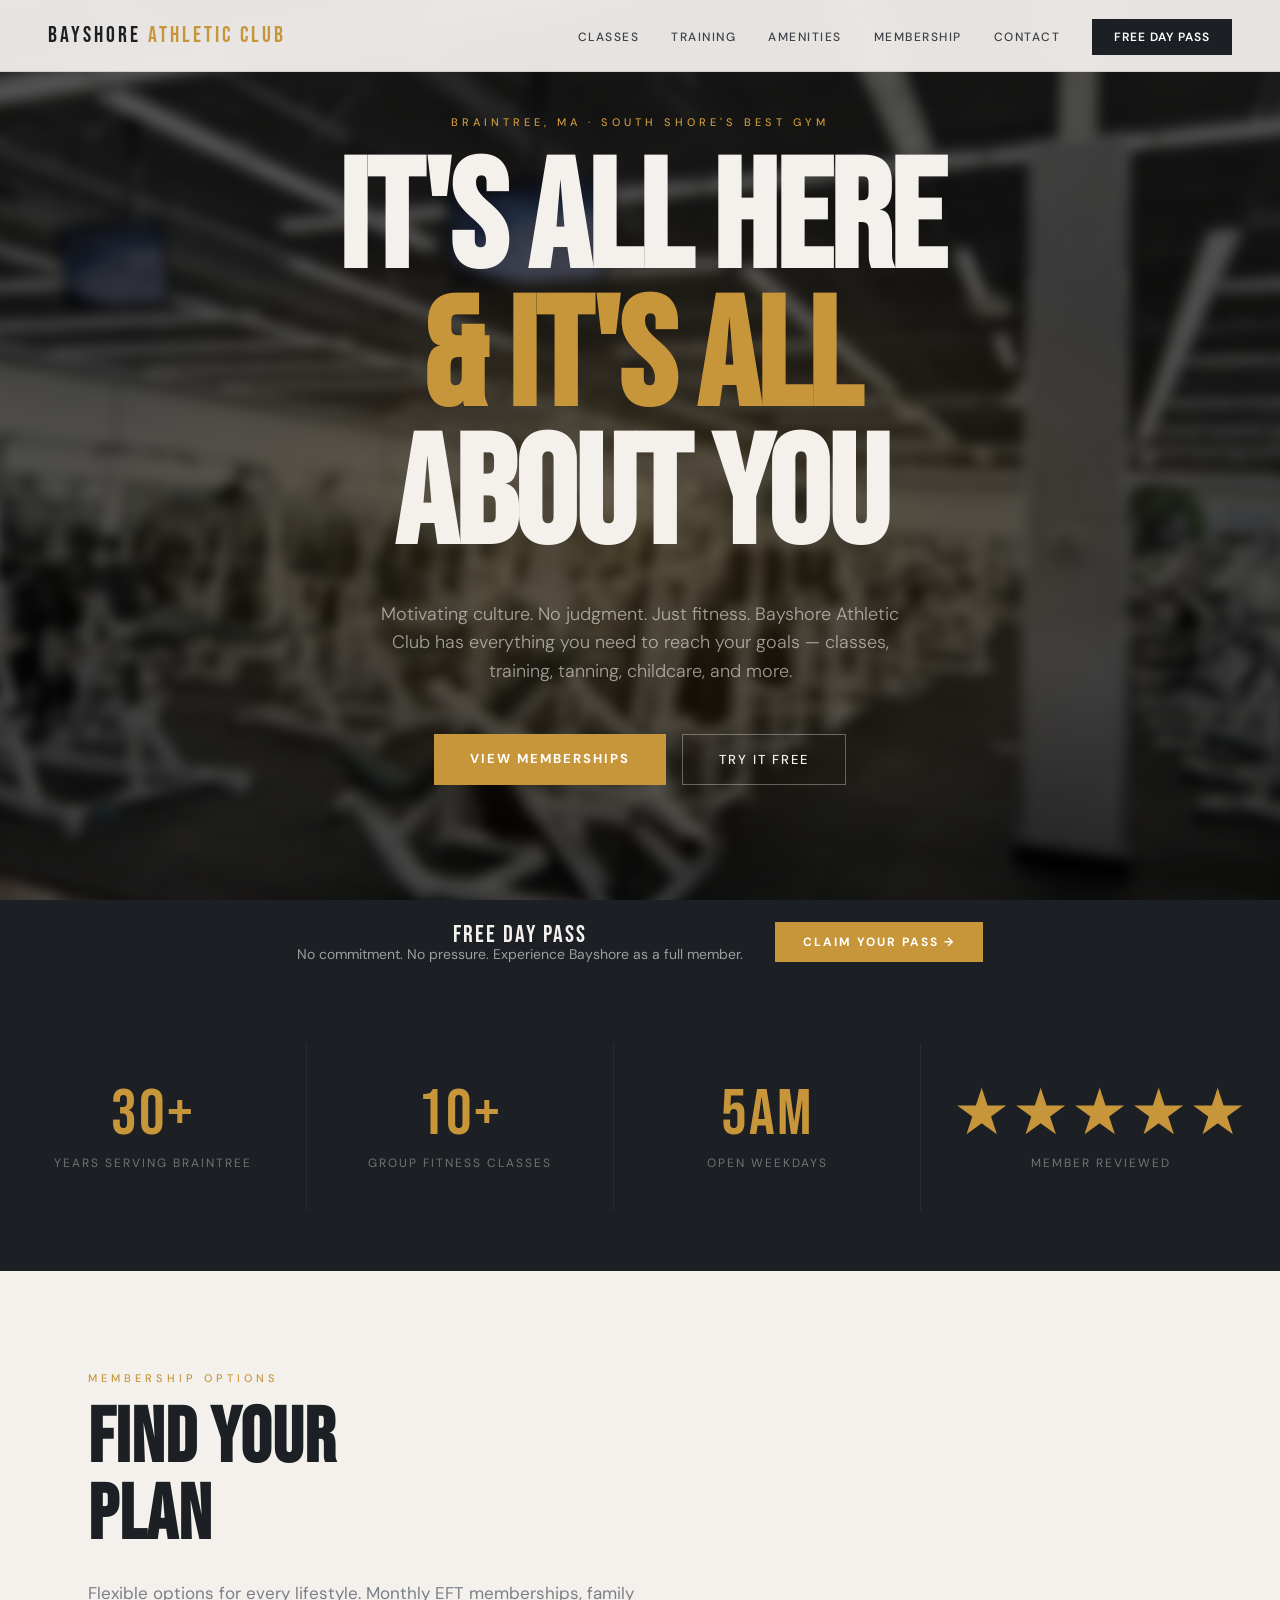
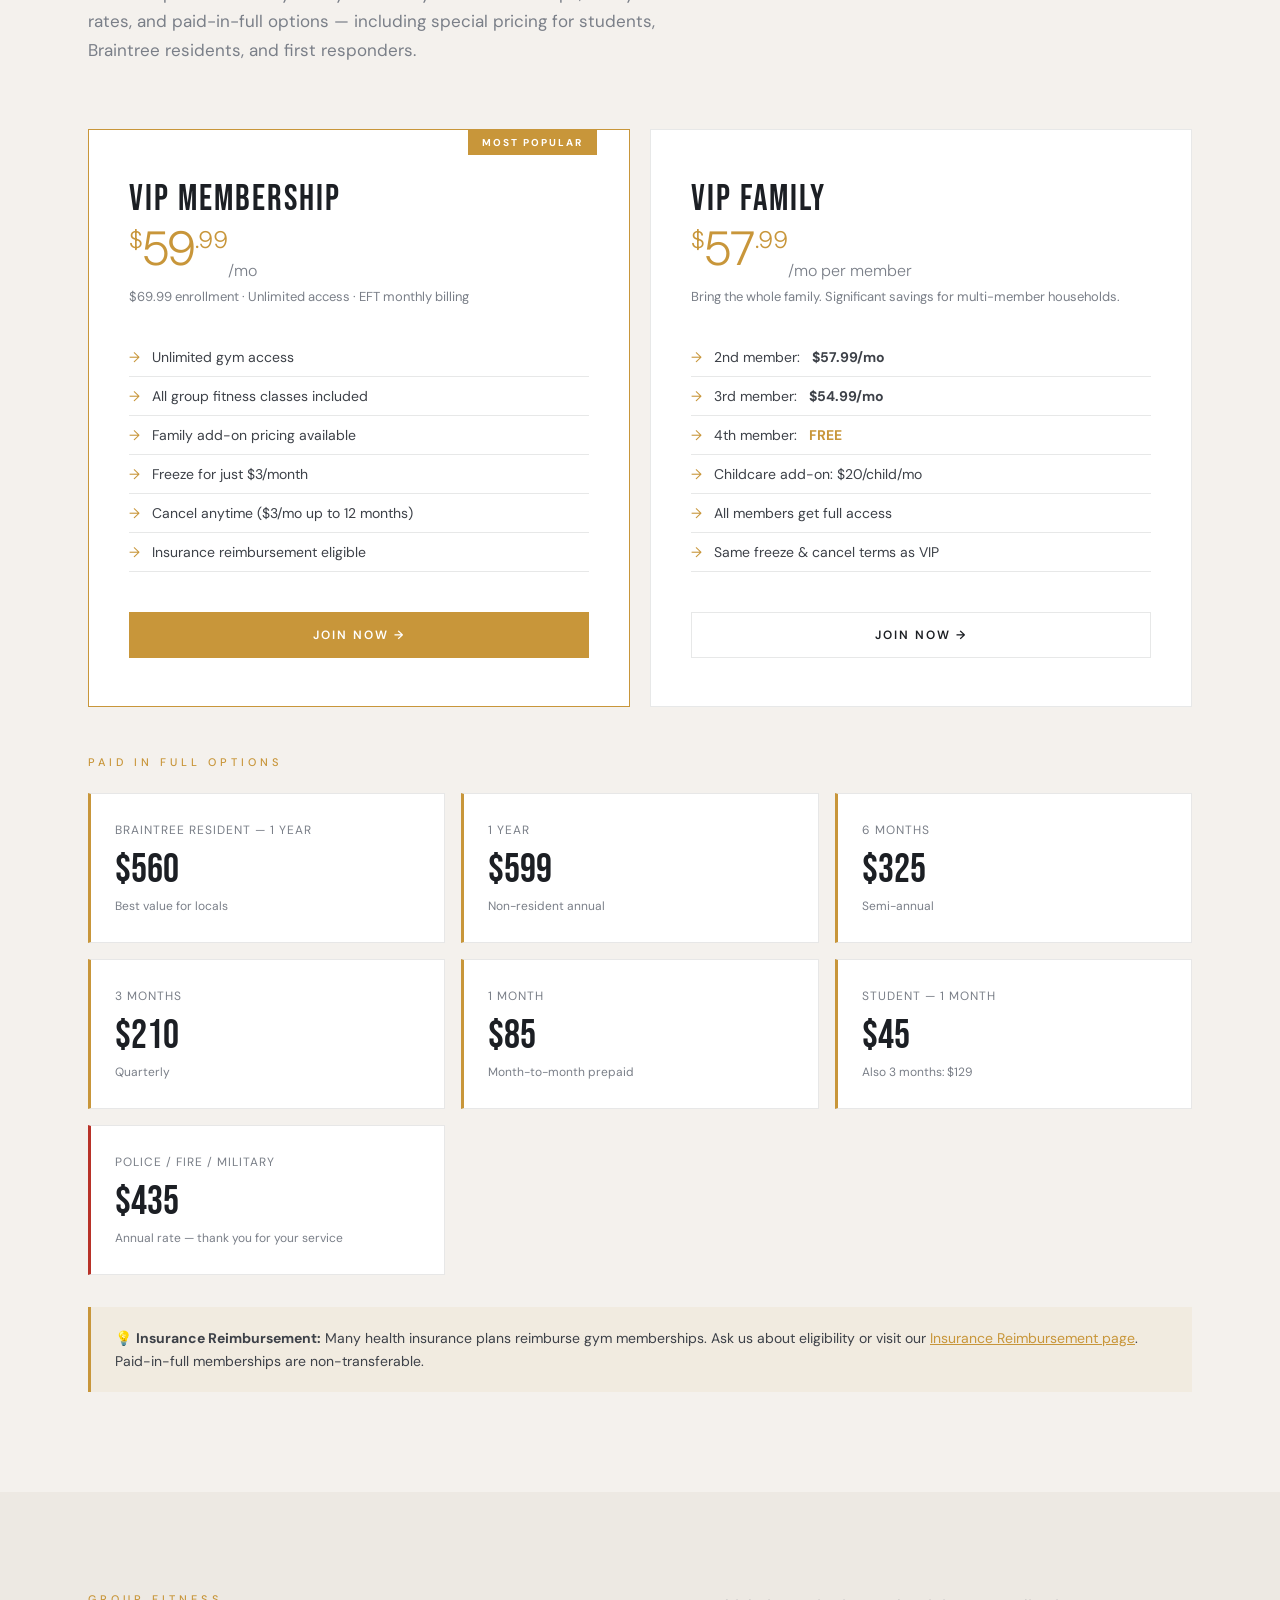
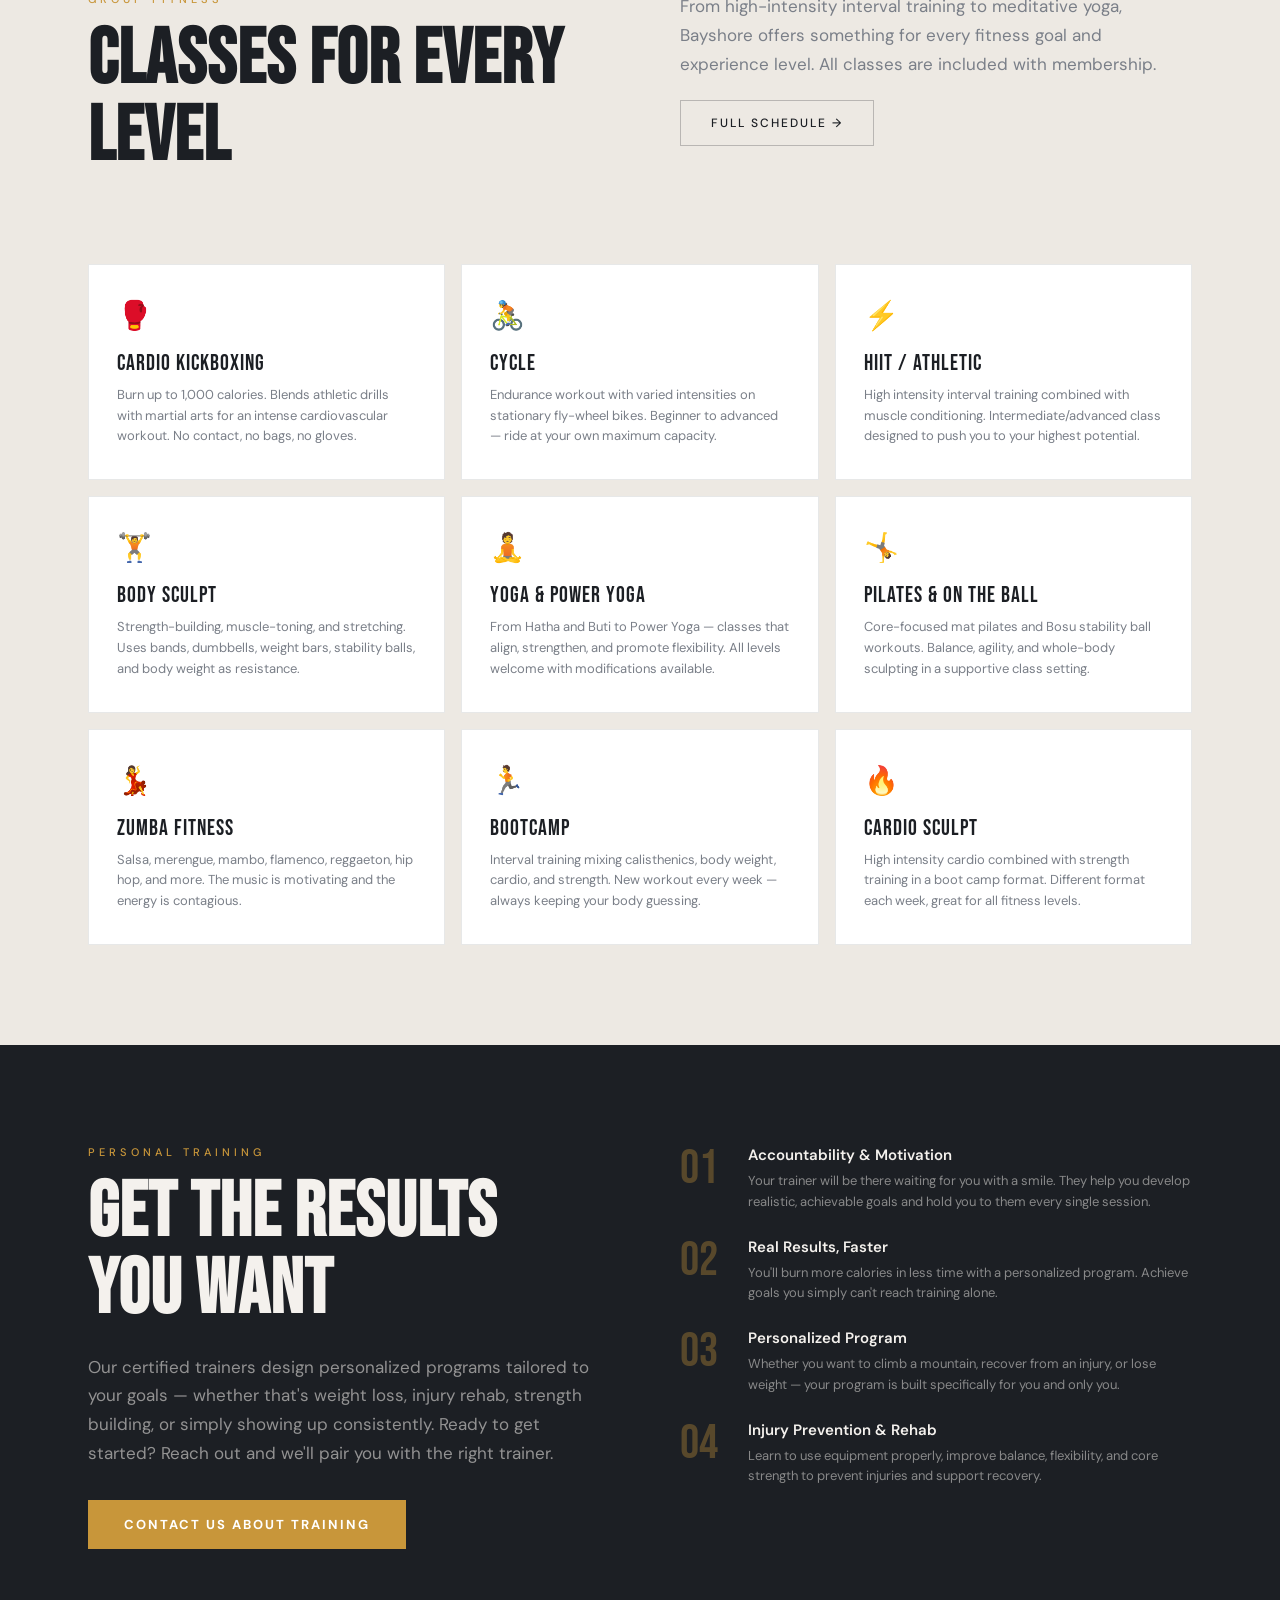
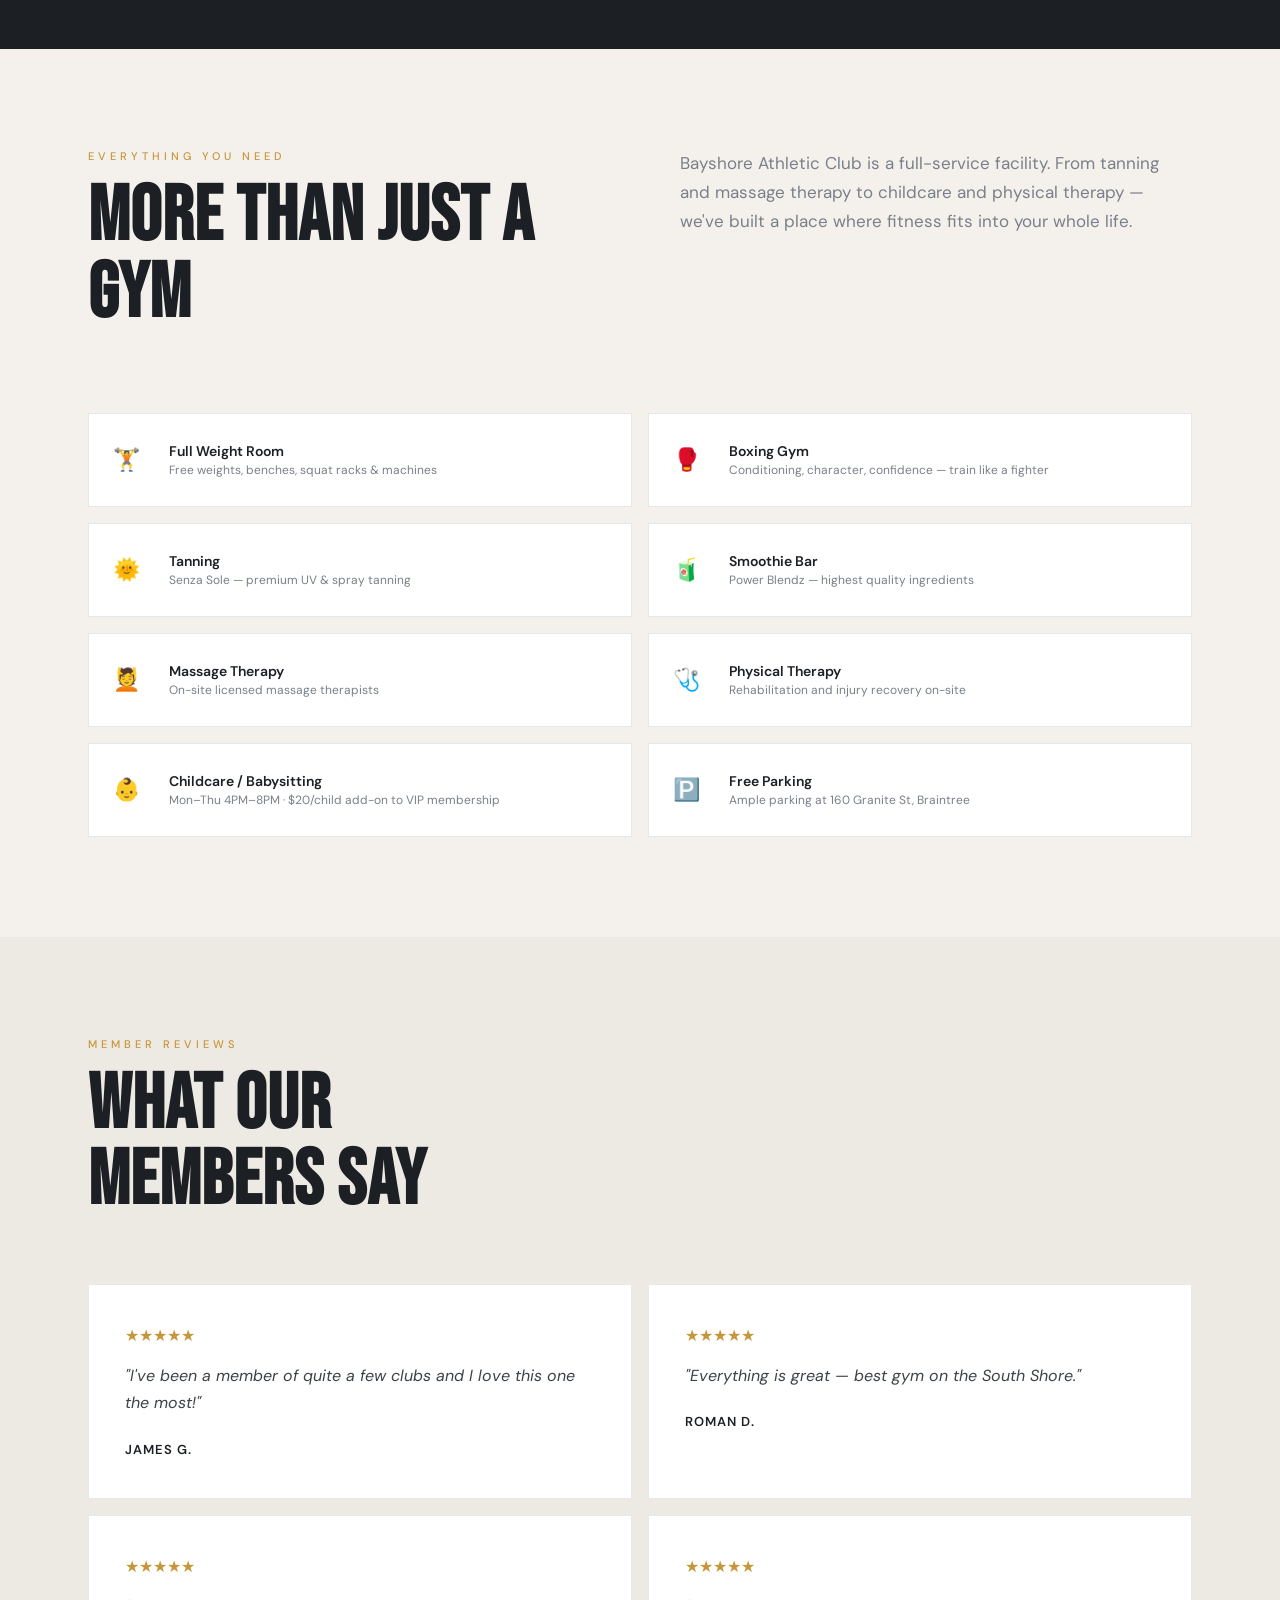
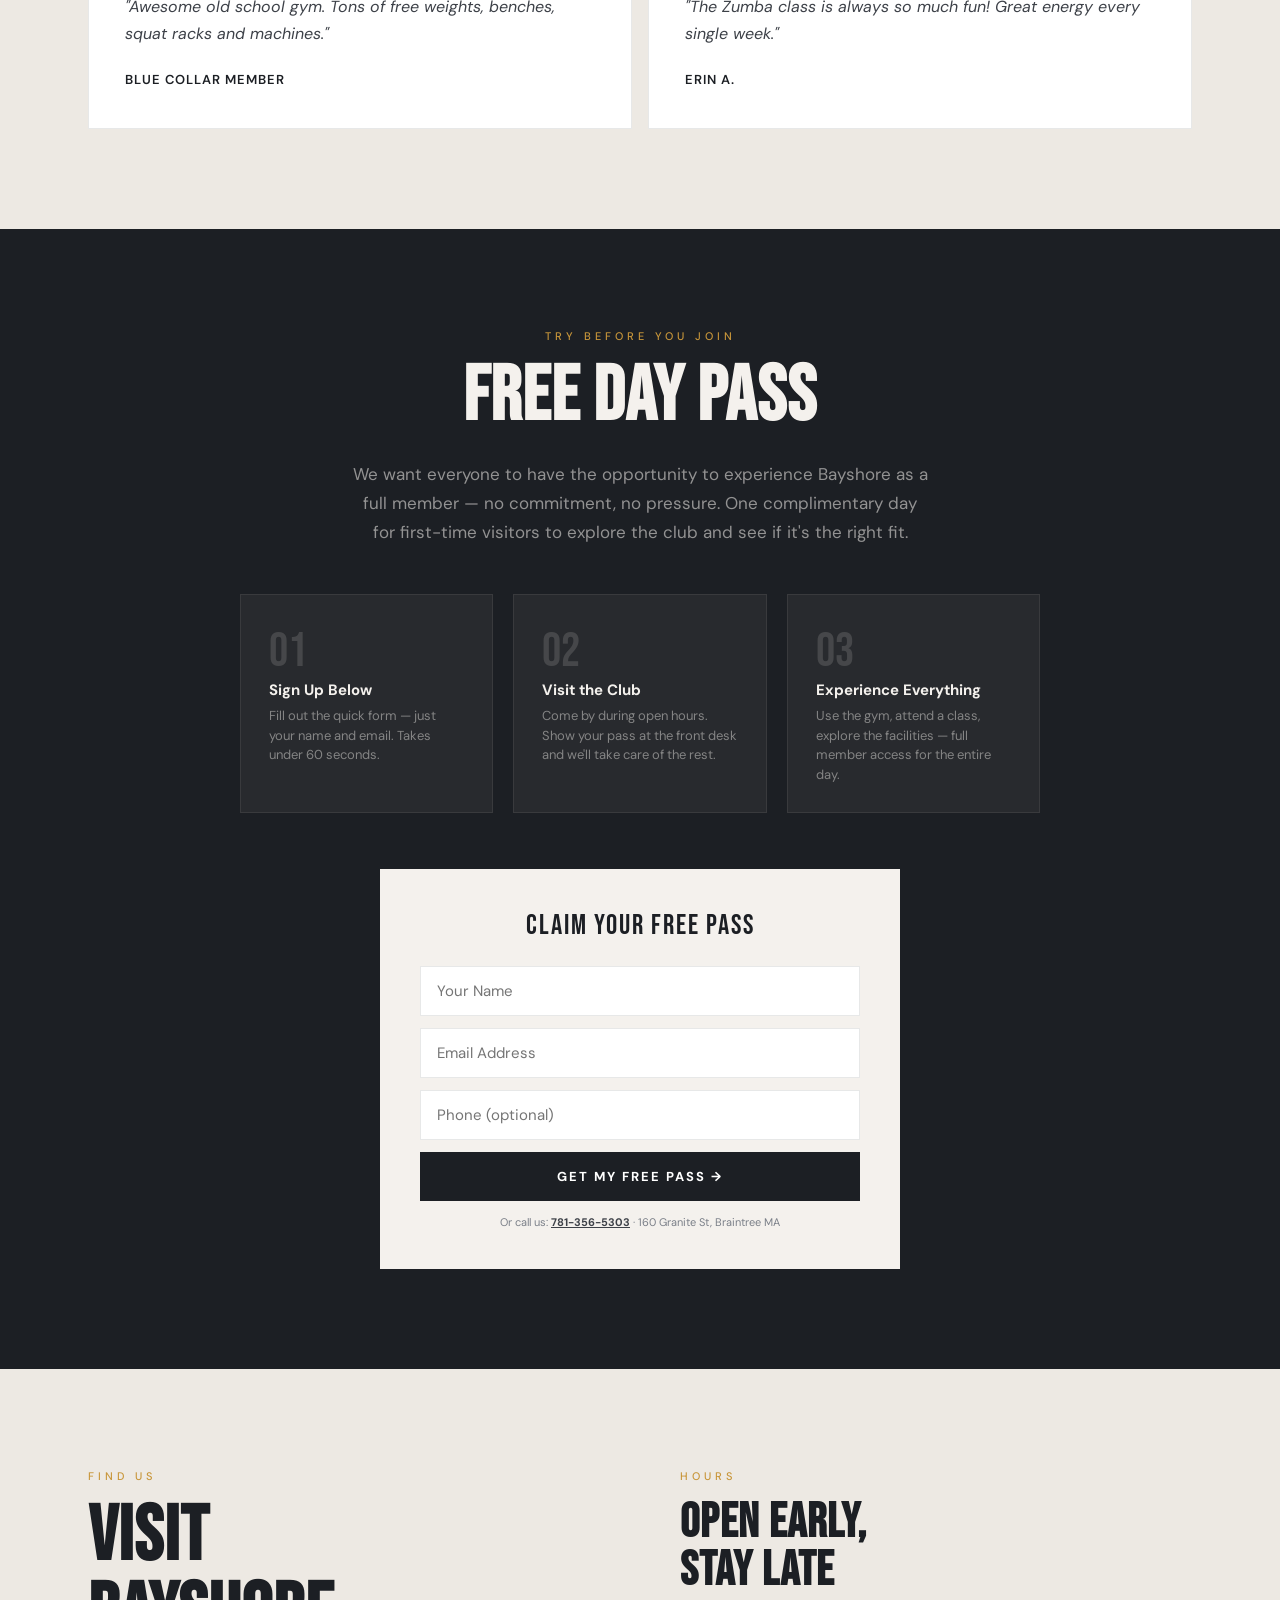
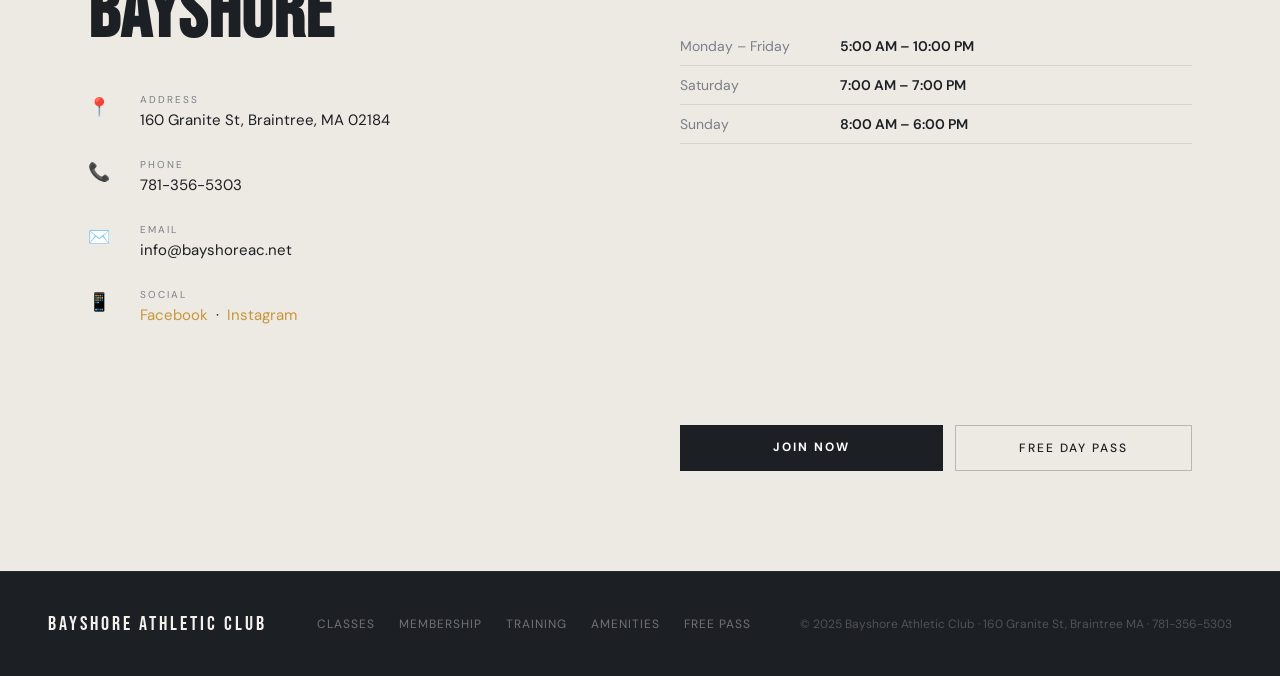
<file: bayshore-athletic-club (4).html>
<!DOCTYPE html>
<html lang="en">
<head>
<meta charset="UTF-8">
<meta name="viewport" content="width=device-width, initial-scale=1.0">
<title>Bayshore Athletic Club | Braintree, MA</title>
<link rel="preconnect" href="https://fonts.googleapis.com">
<link href="https://fonts.googleapis.com/css2?family=Bebas+Neue&family=DM+Sans:wght@300;400;500;600&display=swap" rel="stylesheet">
<style>
  :root {
    --bg:        #f4f1ed;
    --bg-alt:    #ede9e3;
    --bg-card:   #ffffff;
    --bg-dark:   #1c1f24;
    --dark:      #1c1f24;
    --dark-mid:  #2e3238;
    --ink:       #1c1f24;
    --ink-mid:   #3d4148;
    --muted:     #7a7f88;
    --border:    rgba(28,31,36,0.10);
    --accent:    #c8963a;
    --accent-lt: #d9aa5a;
    --white:     #ffffff;
    --red:       #b83228;
  }

  *, *::before, *::after { margin: 0; padding: 0; box-sizing: border-box; }
  html { scroll-behavior: smooth; }

  body {
    font-family: 'DM Sans', sans-serif;
    background: var(--bg);
    color: var(--ink);
    overflow-x: hidden;
  }

  /* ── NAV ── */
  nav {
    position: fixed; top: 0; left: 0; right: 0; z-index: 100;
    display: flex; align-items: center; justify-content: space-between;
    padding: 0 48px; height: 72px;
    background: rgba(244,241,237,0.94);
    backdrop-filter: blur(14px);
    border-bottom: 1px solid var(--border);
  }
  .nav-logo {
    font-family: 'Bebas Neue', sans-serif;
    font-size: 22px; letter-spacing: 3px;
    color: var(--dark); text-decoration: none; line-height: 1;
  }
  .nav-logo span { color: var(--accent); }
  .nav-links { display: flex; align-items: center; gap: 32px; list-style: none; }
  .nav-links a {
    text-decoration: none; color: var(--ink-mid);
    font-size: 12px; font-weight: 500; letter-spacing: 1.5px; text-transform: uppercase;
    transition: color 0.2s;
  }
  .nav-links a:hover { color: var(--accent); }
  .nav-cta {
    background: var(--dark); color: var(--white) !important;
    padding: 10px 22px; font-weight: 600 !important;
    letter-spacing: 1px !important; transition: background 0.2s !important;
  }
  .nav-cta:hover { background: var(--dark-mid) !important; }

  .hamburger { display: none; flex-direction: column; gap: 5px; cursor: pointer; }
  .hamburger span { display: block; width: 24px; height: 2px; background: var(--ink); transition: 0.3s; }

  /* ── HERO ── */
  #hero {
    height: 100vh; min-height: 640px;
    display: flex; align-items: center; justify-content: center;
    position: relative; overflow: hidden;
    background: var(--dark);
  }
  .hero-photo {
    position: absolute; inset: 0;
    background-image: url('images/gym-interior.jpg');
    background-size: cover; background-position: center;
    filter: blur(6px) brightness(0.35) saturate(0.7);
    transform: scale(1.06); /* prevent blur edge bleed */
  }
  .hero-bg {
    position: absolute; inset: 0;
    background: radial-gradient(ellipse 70% 55% at 50% 60%, rgba(200,150,58,0.18) 0%, transparent 70%);
  }

  .hero-content {
    position: relative; text-align: center; max-width: 900px; padding: 0 24px;
  }
  .hero-eyebrow {
    font-size: 11px; letter-spacing: 4px; text-transform: uppercase;
    color: var(--accent); font-weight: 500; margin-bottom: 24px;
    opacity: 0; animation: fadeUp 0.8s 0.2s forwards;
  }
  .hero-title {
    font-family: 'Bebas Neue', sans-serif;
    font-size: clamp(72px, 12vw, 160px);
    line-height: 0.9; letter-spacing: -2px;
    color: var(--bg); margin-bottom: 32px;
    opacity: 0; animation: fadeUp 0.8s 0.4s forwards;
  }
  .hero-title em { font-style: normal; color: var(--accent); display: block; }
  .hero-sub {
    font-size: 18px; color: rgba(244,241,237,0.6);
    font-weight: 300; line-height: 1.6; max-width: 520px; margin: 0 auto 48px;
    opacity: 0; animation: fadeUp 0.8s 0.6s forwards;
  }
  .hero-actions {
    display: flex; gap: 16px; justify-content: center; flex-wrap: wrap;
    opacity: 0; animation: fadeUp 0.8s 0.8s forwards;
  }
  .btn-primary {
    background: var(--accent); color: var(--white);
    padding: 16px 36px; font-size: 13px; font-weight: 700;
    letter-spacing: 2px; text-transform: uppercase;
    text-decoration: none; display: inline-block;
    transition: background 0.2s, transform 0.2s;
  }
  .btn-primary:hover { background: var(--accent-lt); transform: translateY(-2px); }
  .btn-outline {
    border: 1.5px solid rgba(244,241,237,0.35); color: var(--bg);
    padding: 16px 36px; font-size: 13px; font-weight: 500;
    letter-spacing: 2px; text-transform: uppercase;
    text-decoration: none; display: inline-block;
    transition: border-color 0.2s, color 0.2s, transform 0.2s;
  }
  .btn-outline:hover { border-color: var(--accent); color: var(--accent); transform: translateY(-2px); }

  /* Light btn-outline for light sections */
  .btn-outline-dark {
    border: 1.5px solid rgba(28,31,36,0.25); color: var(--ink);
    padding: 14px 30px; font-size: 12px; font-weight: 500;
    letter-spacing: 2px; text-transform: uppercase;
    text-decoration: none; display: inline-block;
    transition: border-color 0.2s, color 0.2s, transform 0.2s;
  }
  .btn-outline-dark:hover { border-color: var(--accent); color: var(--accent); transform: translateY(-2px); }

  /* ── DAY PASS BANNER ── */
  #daypass-banner {
    background: var(--dark);
    padding: 20px 48px;
    display: flex; align-items: center; justify-content: center; gap: 32px;
    flex-wrap: wrap; text-align: center;
  }
  .banner-text {
    font-family: 'Bebas Neue', sans-serif;
    font-size: 24px; color: var(--bg); letter-spacing: 2px;
  }
  .banner-text span {
    font-family: 'DM Sans', sans-serif; font-size: 14px; font-weight: 400;
    display: block; letter-spacing: 0; margin-top: -4px; color: rgba(244,241,237,0.6);
  }
  .btn-accent {
    background: var(--accent); color: var(--white);
    padding: 12px 28px; font-size: 12px; font-weight: 700;
    letter-spacing: 2px; text-transform: uppercase;
    text-decoration: none; white-space: nowrap;
    transition: background 0.2s;
  }
  .btn-accent:hover { background: var(--accent-lt); }

  /* ── SECTION COMMON ── */
  section { padding: 100px 0; }
  .container { max-width: 1200px; margin: 0 auto; padding: 0 48px; }
  .section-label {
    font-size: 11px; letter-spacing: 4px; text-transform: uppercase;
    color: var(--accent); font-weight: 500; margin-bottom: 16px;
  }
  .section-title {
    font-family: 'Bebas Neue', sans-serif;
    font-size: clamp(48px, 6vw, 80px);
    line-height: 1; letter-spacing: 1px; margin-bottom: 24px;
    color: var(--ink);
  }
  .section-body { font-size: 17px; color: var(--muted); line-height: 1.7; max-width: 580px; }

  /* ── STATS ── */
  #stats { background: var(--dark); padding: 60px 0; }
  .stats-grid {
    display: grid; grid-template-columns: repeat(4, 1fr);
    gap: 1px; background: rgba(255,255,255,0.06);
  }
  .stat-item { background: var(--dark); padding: 40px 32px; text-align: center; }
  .stat-num {
    font-family: 'Bebas Neue', sans-serif;
    font-size: 64px; color: var(--accent); line-height: 1; letter-spacing: 2px;
  }
  .stat-label { font-size: 12px; letter-spacing: 2px; text-transform: uppercase; color: rgba(244,241,237,0.4); margin-top: 8px; }

  /* ── MEMBERSHIP ── */
  #membership { background: var(--bg); }
  .membership-header { margin-bottom: 64px; }
  .plans-grid {
    display: grid; grid-template-columns: 1fr 1fr;
    gap: 20px; margin-bottom: 48px;
  }
  .plan-card {
    background: var(--white); padding: 48px 40px;
    position: relative; border: 1px solid var(--border);
    transition: box-shadow 0.3s, transform 0.3s;
  }
  .plan-card:hover { box-shadow: 0 12px 40px rgba(28,31,36,0.10); transform: translateY(-3px); }
  .plan-card.featured { border-color: var(--accent); }
  .plan-badge {
    position: absolute; top: 0; right: 32px;
    background: var(--accent); color: var(--white);
    font-size: 10px; font-weight: 700; letter-spacing: 2px; text-transform: uppercase;
    padding: 6px 14px;
  }
  .plan-name {
    font-family: 'Bebas Neue', sans-serif;
    font-size: 36px; letter-spacing: 2px; color: var(--ink); margin-bottom: 4px;
  }
  .plan-price { font-size: 48px; font-weight: 300; color: var(--accent); line-height: 1; margin-bottom: 8px; }
  .plan-price sup { font-size: 24px; vertical-align: super; }
  .plan-price sub { font-size: 16px; color: var(--muted); }
  .plan-desc { font-size: 13px; color: var(--muted); margin-bottom: 32px; line-height: 1.5; }
  .plan-features { list-style: none; margin-bottom: 40px; }
  .plan-features li {
    font-size: 14px; color: var(--ink-mid); padding: 10px 0;
    border-bottom: 1px solid var(--border);
    display: flex; align-items: center; gap: 12px;
  }
  .plan-features li::before { content: '→'; color: var(--accent); flex-shrink: 0; }
  .btn-plan {
    display: block; text-align: center;
    background: transparent; border: 1.5px solid var(--border);
    color: var(--ink); padding: 14px;
    font-size: 12px; font-weight: 600; letter-spacing: 2px; text-transform: uppercase;
    text-decoration: none; transition: all 0.2s;
  }
  .btn-plan:hover { background: var(--dark); border-color: var(--dark); color: var(--white); }
  .plan-card.featured .btn-plan { background: var(--accent); border-color: var(--accent); color: var(--white); }
  .plan-card.featured .btn-plan:hover { background: var(--accent-lt); border-color: var(--accent-lt); }

  .paid-grid { display: grid; grid-template-columns: repeat(3, 1fr); gap: 16px; }
  .paid-item {
    background: var(--white); padding: 28px 24px;
    border: 1px solid var(--border); border-left: 3px solid var(--accent);
  }
  .paid-label { font-size: 12px; letter-spacing: 1px; text-transform: uppercase; color: var(--muted); margin-bottom: 8px; }
  .paid-price { font-family: 'Bebas Neue', sans-serif; font-size: 40px; color: var(--ink); }
  .paid-note { font-size: 12px; color: var(--muted); margin-top: 4px; }

  .insurance-note {
    background: rgba(200,150,58,0.07); border-left: 3px solid var(--accent);
    padding: 20px 24px; margin-top: 32px;
    font-size: 14px; color: var(--ink-mid); line-height: 1.6;
  }
  .insurance-note a { color: var(--accent); }

  /* ── CLASSES ── */
  #classes { background: var(--bg-alt); }
  .classes-intro { display: grid; grid-template-columns: 1fr 1fr; gap: 80px; align-items: start; margin-bottom: 64px; }
  .classes-grid { display: grid; grid-template-columns: repeat(3, 1fr); gap: 16px; }
  .class-card {
    background: var(--white); padding: 32px 28px;
    border: 1px solid var(--border);
    transition: box-shadow 0.25s, transform 0.25s; cursor: default;
  }
  .class-card:hover { box-shadow: 0 8px 28px rgba(28,31,36,0.09); transform: translateY(-2px); }
  .class-card:hover .class-name { color: var(--accent); }
  .class-icon { font-size: 28px; margin-bottom: 16px; }
  .class-name {
    font-family: 'Bebas Neue', sans-serif;
    font-size: 22px; letter-spacing: 1px; margin-bottom: 8px; transition: color 0.25s; color: var(--ink);
  }
  .class-desc { font-size: 13px; color: var(--muted); line-height: 1.6; }

  /* ── PERSONAL TRAINING ── */
  #training { background: var(--dark); }
  #training .section-title { color: var(--bg); }
  #training .section-body { color: rgba(244,241,237,0.55); }
  .training-layout { display: grid; grid-template-columns: 1fr 1fr; gap: 80px; align-items: start; }
  .training-benefits { display: flex; flex-direction: column; gap: 24px; }
  .benefit-item { display: flex; gap: 20px; align-items: flex-start; }
  .benefit-num {
    font-family: 'Bebas Neue', sans-serif;
    font-size: 48px; color: var(--accent); opacity: 0.35; line-height: 1; flex-shrink: 0; width: 48px;
  }
  .benefit-title { font-size: 15px; font-weight: 600; margin-bottom: 6px; color: var(--bg); }
  .benefit-body { font-size: 13px; color: rgba(244,241,237,0.5); line-height: 1.6; }

  /* ── AMENITIES ── */
  #amenities { background: var(--bg); }
  .amenities-intro { display: grid; grid-template-columns: 1fr 1fr; gap: 80px; align-items: start; margin-bottom: 56px; }
  .amenities-list { display: grid; grid-template-columns: repeat(2, 1fr); gap: 16px; }
  .amenity-item {
    background: var(--white); padding: 28px 24px;
    display: flex; align-items: center; gap: 16px;
    border: 1px solid var(--border);
    transition: box-shadow 0.25s, transform 0.25s;
  }
  .amenity-item:hover { box-shadow: 0 6px 20px rgba(28,31,36,0.08); transform: translateY(-2px); }
  .amenity-icon { font-size: 22px; width: 40px; flex-shrink: 0; }
  .amenity-name { font-size: 14px; font-weight: 600; color: var(--ink); }
  .amenity-detail { font-size: 12px; color: var(--muted); margin-top: 2px; }

  /* ── REVIEWS ── */
  #reviews { background: var(--bg-alt); }
  .reviews-grid { display: grid; grid-template-columns: repeat(2, 1fr); gap: 16px; margin-top: 64px; }
  .review-card {
    background: var(--white); padding: 40px 36px;
    border: 1px solid var(--border);
  }
  .review-stars { color: var(--accent); font-size: 16px; margin-bottom: 16px; }
  .review-text { font-size: 16px; line-height: 1.7; color: var(--ink-mid); margin-bottom: 24px; font-style: italic; }
  .review-author { font-size: 13px; font-weight: 600; letter-spacing: 1px; text-transform: uppercase; color: var(--ink); }

  /* ── DAY PASS SECTION ── */
  #daypass { background: var(--dark); padding: 100px 0; text-align: center; }
  #daypass .section-label { color: var(--accent); }
  #daypass .section-title { color: var(--bg); }
  #daypass .section-body { color: rgba(244,241,237,0.55); margin: 0 auto 48px; }
  .daypass-steps {
    display: grid; grid-template-columns: repeat(3, 1fr); gap: 20px;
    max-width: 800px; margin: 0 auto 56px; text-align: left;
  }
  .step { padding: 28px; background: rgba(244,241,237,0.05); border: 1px solid rgba(244,241,237,0.08); }
  .step-num { font-family: 'Bebas Neue', sans-serif; font-size: 48px; color: rgba(244,241,237,0.15); }
  .step-title { font-weight: 700; font-size: 15px; color: var(--bg); margin-bottom: 6px; }
  .step-text { font-size: 13px; color: rgba(244,241,237,0.45); line-height: 1.5; }
  .daypass-form-wrap {
    max-width: 520px; margin: 0 auto;
    background: var(--bg); padding: 40px;
  }
  .daypass-form-title {
    font-family: 'Bebas Neue', sans-serif; font-size: 28px;
    color: var(--ink); margin-bottom: 24px; letter-spacing: 2px;
  }
  .form-fields { display: flex; flex-direction: column; gap: 12px; }
  .form-fields input {
    padding: 14px 16px; font-size: 15px; font-family: 'DM Sans', sans-serif;
    background: var(--white); border: 1px solid var(--border);
    outline: none; width: 100%; color: var(--ink);
    transition: border-color 0.2s;
  }
  .form-fields input:focus { border-color: var(--accent); }
  .btn-submit {
    background: var(--dark); color: var(--white);
    padding: 16px; font-size: 13px; font-weight: 700;
    letter-spacing: 2px; text-transform: uppercase;
    border: none; cursor: pointer; font-family: 'DM Sans', sans-serif;
    width: 100%; transition: background 0.2s;
  }
  .btn-submit:hover { background: var(--accent); }
  .form-note { font-size: 11px; color: var(--muted); margin-top: 14px; text-align: center; }
  .form-note a { color: var(--ink-mid); }

  /* ── CONTACT ── */
  #contact { background: var(--bg-alt); }
  .contact-grid { display: grid; grid-template-columns: 1fr 1fr; gap: 80px; align-items: start; }
  .contact-block { display: flex; flex-direction: column; gap: 28px; }
  .contact-item { display: flex; gap: 16px; align-items: flex-start; }
  .contact-icon { font-size: 18px; width: 36px; flex-shrink: 0; padding-top: 2px; }
  .contact-info-label { font-size: 10px; letter-spacing: 2px; text-transform: uppercase; color: var(--muted); margin-bottom: 4px; }
  .contact-info-value { font-size: 15px; color: var(--ink); }
  .contact-info-value a { color: var(--ink); text-decoration: none; transition: color 0.2s; }
  .contact-info-value a:hover { color: var(--accent); }
  .hours-table { width: 100%; border-collapse: collapse; }
  .hours-table td { padding: 10px 0; font-size: 14px; }
  .hours-table td:first-child { color: var(--muted); width: 160px; }
  .hours-table td:last-child { color: var(--ink); font-weight: 600; }
  .hours-table tr { border-bottom: 1px solid var(--border); }
  .contact-ctas { margin-top: 24px; display: flex; gap: 12px; flex-wrap: wrap; }
  .btn-dark {
    background: var(--dark); color: var(--white);
    padding: 14px 28px; font-size: 12px; font-weight: 700;
    letter-spacing: 2px; text-transform: uppercase;
    text-decoration: none; transition: background 0.2s; flex: 1; text-align: center;
  }
  .btn-dark:hover { background: var(--dark-mid); }

  /* ── FOOTER ── */
  footer {
    background: var(--dark); border-top: 1px solid rgba(255,255,255,0.06);
    padding: 40px 48px;
    display: flex; align-items: center; justify-content: space-between;
    flex-wrap: wrap; gap: 16px;
  }
  .footer-logo { font-family: 'Bebas Neue', sans-serif; font-size: 20px; letter-spacing: 3px; color: var(--bg); }
  .footer-links { display: flex; gap: 24px; flex-wrap: wrap; }
  .footer-links a { font-size: 12px; color: rgba(244,241,237,0.4); text-decoration: none; letter-spacing: 1px; text-transform: uppercase; transition: color 0.2s; }
  .footer-links a:hover { color: var(--accent); }
  .footer-copy { font-size: 12px; color: rgba(244,241,237,0.25); }
  .footer-copy a { color: inherit; text-decoration: none; }

  /* ── MOBILE MENU ── */
  .mobile-menu {
    display: none; position: fixed; inset: 0; z-index: 99;
    background: var(--bg); flex-direction: column;
    align-items: center; justify-content: center; gap: 32px;
    padding-top: 72px;
  }
  .mobile-menu.open { display: flex; }
  .mobile-menu a {
    font-family: 'Bebas Neue', sans-serif; font-size: 40px; letter-spacing: 3px;
    color: var(--ink); text-decoration: none; transition: color 0.2s;
  }
  .mobile-menu a:hover { color: var(--accent); }

  /* ── ANIMATIONS ── */
  @keyframes fadeUp {
    from { opacity: 0; transform: translateY(24px); }
    to   { opacity: 1; transform: translateY(0); }
  }

  /* ── RESPONSIVE ── */
  @media (max-width: 900px) {
    nav { padding: 0 24px; }
    .nav-links { display: none; }
    .hamburger { display: flex; }
    .container { padding: 0 24px; }
    section { padding: 72px 0; }
    .stats-grid { grid-template-columns: repeat(2, 1fr); }
    .plans-grid, .classes-intro, .training-layout, .amenities-intro, .contact-grid { grid-template-columns: 1fr; gap: 40px; }
    .classes-grid { grid-template-columns: repeat(2, 1fr); }
    .paid-grid { grid-template-columns: repeat(2, 1fr); }
    .reviews-grid { grid-template-columns: 1fr; }
    .daypass-steps { grid-template-columns: 1fr; }
    footer { flex-direction: column; text-align: center; padding: 32px 24px; }
    #daypass-banner { padding: 20px 24px; }
    .contact-ctas { flex-direction: column; }
  }
  @media (max-width: 600px) {
    .classes-grid { grid-template-columns: 1fr; }
    .paid-grid { grid-template-columns: 1fr; }
    .amenities-list { grid-template-columns: 1fr; }
  }
</style>
</head>
<body>

<!-- NAV -->
<nav id="navbar">
  <a href="#hero" class="nav-logo">BAYSHORE <span>ATHLETIC CLUB</span></a>
  <ul class="nav-links">
    <li><a href="#classes">Classes</a></li>
    <li><a href="#training">Training</a></li>
    <li><a href="#amenities">Amenities</a></li>
    <li><a href="#membership">Membership</a></li>
    <li><a href="#contact">Contact</a></li>
    <li><a href="#daypass" class="nav-cta">Free Day Pass</a></li>
  </ul>
  <div class="hamburger" id="hamburger" aria-label="Menu">
    <span></span><span></span><span></span>
  </div>
</nav>

<!-- MOBILE MENU -->
<div class="mobile-menu" id="mobileMenu">
  <a href="#classes" onclick="closeMobile()">Classes</a>
  <a href="#training" onclick="closeMobile()">Training</a>
  <a href="#amenities" onclick="closeMobile()">Amenities</a>
  <a href="#membership" onclick="closeMobile()">Membership</a>
  <a href="#contact" onclick="closeMobile()">Contact</a>
  <a href="#daypass" onclick="closeMobile()" style="color:var(--accent)">Free Day Pass</a>
</div>

<!-- HERO (stays dark for impact) -->
<section id="hero">
  <div class="hero-photo"></div>
  <div class="hero-bg"></div>

  <div class="hero-content">
    <p class="hero-eyebrow">Braintree, MA · South Shore's Best Gym</p>
    <h1 class="hero-title">IT'S ALL HERE<em>&amp; IT'S ALL</em>ABOUT YOU</h1>
    <p class="hero-sub">Motivating culture. No judgment. Just fitness. Bayshore Athletic Club has everything you need to reach your goals — classes, training, tanning, childcare, and more.</p>
    <div class="hero-actions">
      <a href="#membership" class="btn-primary">View Memberships</a>
      <a href="#daypass" class="btn-outline">Try It Free</a>
    </div>
  </div>
</section>

<!-- FREE DAY PASS BANNER -->
<div id="daypass-banner">
  <div class="banner-text">
    FREE DAY PASS
    <span>No commitment. No pressure. Experience Bayshore as a full member.</span>
  </div>
  <a href="#daypass" class="btn-accent">Claim Your Pass →</a>
</div>

<!-- STATS (dark stripe) -->
<section id="stats">
  <div class="stats-grid">
    <div class="stat-item">
      <div class="stat-num">30+</div>
      <div class="stat-label">Years Serving Braintree</div>
    </div>
    <div class="stat-item">
      <div class="stat-num">10+</div>
      <div class="stat-label">Group Fitness Classes</div>
    </div>
    <div class="stat-item">
      <div class="stat-num">5AM</div>
      <div class="stat-label">Open Weekdays</div>
    </div>
    <div class="stat-item">
      <div class="stat-num">★★★★★</div>
      <div class="stat-label">Member Reviewed</div>
    </div>
  </div>
</section>

<!-- MEMBERSHIP -->
<section id="membership">
  <div class="container">
    <div class="membership-header">
      <p class="section-label">Membership Options</p>
      <h2 class="section-title">FIND YOUR<br>PLAN</h2>
      <p class="section-body">Flexible options for every lifestyle. Monthly EFT memberships, family rates, and paid-in-full options — including special pricing for students, Braintree residents, and first responders.</p>
    </div>

    <div class="plans-grid">
      <div class="plan-card featured">
        <span class="plan-badge">Most Popular</span>
        <div class="plan-name">VIP Membership</div>
        <div class="plan-price"><sup>$</sup>59<sup>.99</sup><sub>/mo</sub></div>
        <div class="plan-desc">$69.99 enrollment · Unlimited access · EFT monthly billing</div>
        <ul class="plan-features">
          <li>Unlimited gym access</li>
          <li>All group fitness classes included</li>
          <li>Family add-on pricing available</li>
          <li>Freeze for just $3/month</li>
          <li>Cancel anytime ($3/mo up to 12 months)</li>
          <li>Insurance reimbursement eligible</li>
        </ul>
        <a href="#daypass" class="btn-plan">Join Now →</a>
      </div>

      <div class="plan-card">
        <div class="plan-name">VIP Family</div>
        <div class="plan-price"><sup>$</sup>57<sup>.99</sup><sub>/mo per member</sub></div>
        <div class="plan-desc">Bring the whole family. Significant savings for multi-member households.</div>
        <ul class="plan-features">
          <li>2nd member: <strong>$57.99/mo</strong></li>
          <li>3rd member: <strong>$54.99/mo</strong></li>
          <li>4th member: <strong style="color:var(--accent)">FREE</strong></li>
          <li>Childcare add-on: $20/child/mo</li>
          <li>All members get full access</li>
          <li>Same freeze &amp; cancel terms as VIP</li>
        </ul>
        <a href="#daypass" class="btn-plan">Join Now →</a>
      </div>
    </div>

    <p class="section-label" style="margin-bottom: 24px;">Paid In Full Options</p>
    <div class="paid-grid">
      <div class="paid-item">
        <div class="paid-label">Braintree Resident — 1 Year</div>
        <div class="paid-price">$560</div>
        <div class="paid-note">Best value for locals</div>
      </div>
      <div class="paid-item">
        <div class="paid-label">1 Year</div>
        <div class="paid-price">$599</div>
        <div class="paid-note">Non-resident annual</div>
      </div>
      <div class="paid-item">
        <div class="paid-label">6 Months</div>
        <div class="paid-price">$325</div>
        <div class="paid-note">Semi-annual</div>
      </div>
      <div class="paid-item">
        <div class="paid-label">3 Months</div>
        <div class="paid-price">$210</div>
        <div class="paid-note">Quarterly</div>
      </div>
      <div class="paid-item">
        <div class="paid-label">1 Month</div>
        <div class="paid-price">$85</div>
        <div class="paid-note">Month-to-month prepaid</div>
      </div>
      <div class="paid-item">
        <div class="paid-label">Student — 1 Month</div>
        <div class="paid-price">$45</div>
        <div class="paid-note">Also 3 months: $129</div>
      </div>
    </div>

    <div class="paid-grid" style="margin-top: 16px;">
      <div class="paid-item" style="border-left-color: var(--red);">
        <div class="paid-label">Police / Fire / Military</div>
        <div class="paid-price">$435</div>
        <div class="paid-note">Annual rate — thank you for your service</div>
      </div>
    </div>

    <div class="insurance-note">
      💡 <strong>Insurance Reimbursement:</strong> Many health insurance plans reimburse gym memberships. Ask us about eligibility or visit our <a href="#contact">Insurance Reimbursement page</a>. Paid-in-full memberships are non-transferable.
    </div>
  </div>
</section>

<!-- CLASSES -->
<section id="classes">
  <div class="container">
    <div class="classes-intro">
      <div>
        <p class="section-label">Group Fitness</p>
        <h2 class="section-title">CLASSES FOR EVERY LEVEL</h2>
      </div>
      <div>
        <p class="section-body">From high-intensity interval training to meditative yoga, Bayshore offers something for every fitness goal and experience level. All classes are included with membership.</p>
        <br>
        <a href="#classes" class="btn-outline-dark">Full Schedule →</a>
      </div>
    </div>

    <div class="classes-grid">
      <div class="class-card">
        <div class="class-icon">🥊</div>
        <div class="class-name">Cardio Kickboxing</div>
        <div class="class-desc">Burn up to 1,000 calories. Blends athletic drills with martial arts for an intense cardiovascular workout. No contact, no bags, no gloves.</div>
      </div>
      <div class="class-card">
        <div class="class-icon">🚴</div>
        <div class="class-name">Cycle</div>
        <div class="class-desc">Endurance workout with varied intensities on stationary fly-wheel bikes. Beginner to advanced — ride at your own maximum capacity.</div>
      </div>
      <div class="class-card">
        <div class="class-icon">⚡</div>
        <div class="class-name">HIIT / Athletic</div>
        <div class="class-desc">High intensity interval training combined with muscle conditioning. Intermediate/advanced class designed to push you to your highest potential.</div>
      </div>
      <div class="class-card">
        <div class="class-icon">🏋️</div>
        <div class="class-name">Body Sculpt</div>
        <div class="class-desc">Strength-building, muscle-toning, and stretching. Uses bands, dumbbells, weight bars, stability balls, and body weight as resistance.</div>
      </div>
      <div class="class-card">
        <div class="class-icon">🧘</div>
        <div class="class-name">Yoga &amp; Power Yoga</div>
        <div class="class-desc">From Hatha and Buti to Power Yoga — classes that align, strengthen, and promote flexibility. All levels welcome with modifications available.</div>
      </div>
      <div class="class-card">
        <div class="class-icon">🤸</div>
        <div class="class-name">Pilates &amp; On the Ball</div>
        <div class="class-desc">Core-focused mat pilates and Bosu stability ball workouts. Balance, agility, and whole-body sculpting in a supportive class setting.</div>
      </div>
      <div class="class-card">
        <div class="class-icon">💃</div>
        <div class="class-name">Zumba Fitness</div>
        <div class="class-desc">Salsa, merengue, mambo, flamenco, reggaeton, hip hop, and more. The music is motivating and the energy is contagious.</div>
      </div>
      <div class="class-card">
        <div class="class-icon">🏃</div>
        <div class="class-name">Bootcamp</div>
        <div class="class-desc">Interval training mixing calisthenics, body weight, cardio, and strength. New workout every week — always keeping your body guessing.</div>
      </div>
      <div class="class-card">
        <div class="class-icon">🔥</div>
        <div class="class-name">Cardio Sculpt</div>
        <div class="class-desc">High intensity cardio combined with strength training in a boot camp format. Different format each week, great for all fitness levels.</div>
      </div>
    </div>
  </div>
</section>

<!-- PERSONAL TRAINING (dark section) -->
<section id="training">
  <div class="container">
    <div class="training-layout">
      <div>
        <p class="section-label">Personal Training</p>
        <h2 class="section-title">GET THE RESULTS YOU WANT</h2>
        <p class="section-body" style="margin-bottom: 32px;">Our certified trainers design personalized programs tailored to your goals — whether that's weight loss, injury rehab, strength building, or simply showing up consistently. Ready to get started? Reach out and we'll pair you with the right trainer.</p>
        <a href="mailto:info@bayshoreac.net" class="btn-primary">Contact Us About Training</a>
      </div>
      <div class="training-benefits">
        <div class="benefit-item">
          <div class="benefit-num">01</div>
          <div>
            <div class="benefit-title">Accountability &amp; Motivation</div>
            <div class="benefit-body">Your trainer will be there waiting for you with a smile. They help you develop realistic, achievable goals and hold you to them every single session.</div>
          </div>
        </div>
        <div class="benefit-item">
          <div class="benefit-num">02</div>
          <div>
            <div class="benefit-title">Real Results, Faster</div>
            <div class="benefit-body">You'll burn more calories in less time with a personalized program. Achieve goals you simply can't reach training alone.</div>
          </div>
        </div>
        <div class="benefit-item">
          <div class="benefit-num">03</div>
          <div>
            <div class="benefit-title">Personalized Program</div>
            <div class="benefit-body">Whether you want to climb a mountain, recover from an injury, or lose weight — your program is built specifically for you and only you.</div>
          </div>
        </div>
        <div class="benefit-item">
          <div class="benefit-num">04</div>
          <div>
            <div class="benefit-title">Injury Prevention &amp; Rehab</div>
            <div class="benefit-body">Learn to use equipment properly, improve balance, flexibility, and core strength to prevent injuries and support recovery.</div>
          </div>
        </div>
      </div>
    </div>
  </div>
</section>

<!-- AMENITIES -->
<section id="amenities">
  <div class="container">
    <div class="amenities-intro">
      <div>
        <p class="section-label">Everything You Need</p>
        <h2 class="section-title">MORE THAN JUST A GYM</h2>
      </div>
      <p class="section-body">Bayshore Athletic Club is a full-service facility. From tanning and massage therapy to childcare and physical therapy — we've built a place where fitness fits into your whole life.</p>
    </div>
    <div class="amenities-list">
      <div class="amenity-item">
        <div class="amenity-icon">🏋️</div>
        <div>
          <div class="amenity-name">Full Weight Room</div>
          <div class="amenity-detail">Free weights, benches, squat racks &amp; machines</div>
        </div>
      </div>
      <div class="amenity-item">
        <div class="amenity-icon">🥊</div>
        <div>
          <div class="amenity-name">Boxing Gym</div>
          <div class="amenity-detail">Conditioning, character, confidence — train like a fighter</div>
        </div>
      </div>
      <div class="amenity-item">
        <div class="amenity-icon">🌞</div>
        <div>
          <div class="amenity-name">Tanning</div>
          <div class="amenity-detail">Senza Sole — premium UV &amp; spray tanning</div>
        </div>
      </div>
      <div class="amenity-item">
        <div class="amenity-icon">🧃</div>
        <div>
          <div class="amenity-name">Smoothie Bar</div>
          <div class="amenity-detail">Power Blendz — highest quality ingredients</div>
        </div>
      </div>
      <div class="amenity-item">
        <div class="amenity-icon">💆</div>
        <div>
          <div class="amenity-name">Massage Therapy</div>
          <div class="amenity-detail">On-site licensed massage therapists</div>
        </div>
      </div>
      <div class="amenity-item">
        <div class="amenity-icon">🩺</div>
        <div>
          <div class="amenity-name">Physical Therapy</div>
          <div class="amenity-detail">Rehabilitation and injury recovery on-site</div>
        </div>
      </div>
      <div class="amenity-item">
        <div class="amenity-icon">👶</div>
        <div>
          <div class="amenity-name">Childcare / Babysitting</div>
          <div class="amenity-detail">Mon–Thu 4PM–8PM · $20/child add-on to VIP membership</div>
        </div>
      </div>
      <div class="amenity-item">
        <div class="amenity-icon">🅿️</div>
        <div>
          <div class="amenity-name">Free Parking</div>
          <div class="amenity-detail">Ample parking at 160 Granite St, Braintree</div>
        </div>
      </div>
    </div>
  </div>
</section>

<!-- REVIEWS -->
<section id="reviews">
  <div class="container">
    <p class="section-label">Member Reviews</p>
    <h2 class="section-title">WHAT OUR<br>MEMBERS SAY</h2>
    <div class="reviews-grid">
      <div class="review-card">
        <div class="review-stars">★★★★★</div>
        <div class="review-text">"I've been a member of quite a few clubs and I love this one the most!"</div>
        <div class="review-author">James G.</div>
      </div>
      <div class="review-card">
        <div class="review-stars">★★★★★</div>
        <div class="review-text">"Everything is great — best gym on the South Shore."</div>
        <div class="review-author">Roman D.</div>
      </div>
      <div class="review-card">
        <div class="review-stars">★★★★★</div>
        <div class="review-text">"Awesome old school gym. Tons of free weights, benches, squat racks and machines."</div>
        <div class="review-author">Blue Collar Member</div>
      </div>
      <div class="review-card">
        <div class="review-stars">★★★★★</div>
        <div class="review-text">"The Zumba class is always so much fun! Great energy every single week."</div>
        <div class="review-author">Erin A.</div>
      </div>
    </div>
  </div>
</section>

<!-- FREE DAY PASS (dark section) -->
<section id="daypass">
  <div class="container">
    <p class="section-label">Try Before You Join</p>
    <h2 class="section-title">FREE DAY PASS</h2>
    <p class="section-body">We want everyone to have the opportunity to experience Bayshore as a full member — no commitment, no pressure. One complimentary day for first-time visitors to explore the club and see if it's the right fit.</p>

    <div class="daypass-steps">
      <div class="step">
        <div class="step-num">01</div>
        <div class="step-title">Sign Up Below</div>
        <div class="step-text">Fill out the quick form — just your name and email. Takes under 60 seconds.</div>
      </div>
      <div class="step">
        <div class="step-num">02</div>
        <div class="step-title">Visit the Club</div>
        <div class="step-text">Come by during open hours. Show your pass at the front desk and we'll take care of the rest.</div>
      </div>
      <div class="step">
        <div class="step-num">03</div>
        <div class="step-title">Experience Everything</div>
        <div class="step-text">Use the gym, attend a class, explore the facilities — full member access for the entire day.</div>
      </div>
    </div>

    <div class="daypass-form-wrap">
      <div class="daypass-form-title">CLAIM YOUR FREE PASS</div>
      <div class="form-fields" id="daypassForm">
        <input type="text" id="dp-name" placeholder="Your Name">
        <input type="email" id="dp-email" placeholder="Email Address">
        <input type="tel" id="dp-phone" placeholder="Phone (optional)">
        <button class="btn-submit" onclick="submitDayPass()">GET MY FREE PASS →</button>
      </div>
      <div id="daypass-success" style="display:none; text-align:center; padding:20px 0; font-weight:600; color:var(--accent); font-size:16px;">
        ✅ Your free pass is confirmed! We'll see you at Bayshore soon.
      </div>
      <p class="form-note">Or call us: <strong><a href="tel:7813565303">781-356-5303</a></strong> · 160 Granite St, Braintree MA</p>
    </div>
  </div>
</section>

<!-- CONTACT -->
<section id="contact">
  <div class="container">
    <div class="contact-grid">
      <div>
        <p class="section-label">Find Us</p>
        <h2 class="section-title">VISIT<br>BAYSHORE</h2>
        <div class="contact-block" style="margin-top: 40px;">
          <div class="contact-item">
            <div class="contact-icon">📍</div>
            <div>
              <div class="contact-info-label">Address</div>
              <div class="contact-info-value">160 Granite St, Braintree, MA 02184</div>
            </div>
          </div>
          <div class="contact-item">
            <div class="contact-icon">📞</div>
            <div>
              <div class="contact-info-label">Phone</div>
              <div class="contact-info-value"><a href="tel:7813565303">781-356-5303</a></div>
            </div>
          </div>
          <div class="contact-item">
            <div class="contact-icon">✉️</div>
            <div>
              <div class="contact-info-label">Email</div>
              <div class="contact-info-value"><a href="mailto:info@bayshoreac.net">info@bayshoreac.net</a></div>
            </div>
          </div>
          <div class="contact-item">
            <div class="contact-icon">📱</div>
            <div>
              <div class="contact-info-label">Social</div>
              <div class="contact-info-value">
                <a href="https://www.facebook.com/bayshore.athletic.club" target="_blank" style="color:var(--accent)">Facebook</a>
                &nbsp;·&nbsp;
                <a href="https://www.instagram.com/bayshoreathleticclub/" target="_blank" style="color:var(--accent)">Instagram</a>
              </div>
            </div>
          </div>
        </div>
      </div>
      <div>
        <p class="section-label">Hours</p>
        <h2 class="section-title" style="font-size:48px;">OPEN EARLY,<br>STAY LATE</h2>
        <table class="hours-table" style="margin-top:32px;">
          <tr><td>Monday – Friday</td><td>5:00 AM – 10:00 PM</td></tr>
          <tr><td>Saturday</td><td>7:00 AM – 7:00 PM</td></tr>
          <tr><td>Sunday</td><td>8:00 AM – 6:00 PM</td></tr>
        </table>
        <div style="margin-top:32px;">
          <iframe
            src="https://www.google.com/maps/embed?pb=!1m18!1m12!1m3!1d2954.5255051320732!2d-71.0291665!3d42.2245849!2m3!1f0!2f0!3f0!3m2!1i1024!2i768!4f13.1!3m3!1m2!1s0x89e37d19cb87401b%3A0x4ae4da0b9a96684c!2s160%20Granite%20St%2C%20Braintree%2C%20MA%2002184!5e0!3m2!1sen!2sus!4v1774550167662!5m2!1sen!2sus"
            width="100%" height="220" style="border:0; filter:grayscale(60%) contrast(1.05);" allowfullscreen="" loading="lazy"></iframe>
        </div>
        <div class="contact-ctas">
          <a href="#membership" class="btn-dark">Join Now</a>
          <a href="#daypass" class="btn-outline-dark" style="flex:1; text-align:center; padding:14px;">Free Day Pass</a>
        </div>
      </div>
    </div>
  </div>
</section>

<!-- FOOTER -->
<footer>
  <div class="footer-logo">Bayshore Athletic Club</div>
  <div class="footer-links">
    <a href="#classes">Classes</a>
    <a href="#membership">Membership</a>
    <a href="#training">Training</a>
    <a href="#amenities">Amenities</a>
    <a href="#daypass">Free Pass</a>
  </div>
  <div class="footer-copy">© 2025 Bayshore Athletic Club · 160 Granite St, Braintree MA · <a href="tel:7813565303">781-356-5303</a></div>
</footer>

<script>
  // Hamburger
  document.getElementById('hamburger').addEventListener('click', () => {
    document.getElementById('mobileMenu').classList.toggle('open');
  });
  function closeMobile() {
    document.getElementById('mobileMenu').classList.remove('open');
  }

  // Day pass form
  function submitDayPass() {
    const name = document.getElementById('dp-name').value.trim();
    const email = document.getElementById('dp-email').value.trim();
    if (!name || !email) {
      alert('Please enter your name and email to claim your free pass.');
      return;
    }
    document.getElementById('daypassForm').style.display = 'none';
    document.getElementById('daypass-success').style.display = 'block';
  }

  // Scroll reveal
  const observer = new IntersectionObserver((entries) => {
    entries.forEach(e => {
      if (e.isIntersecting) {
        e.target.style.opacity = '1';
        e.target.style.transform = 'translateY(0)';
        observer.unobserve(e.target);
      }
    });
  }, { threshold: 0.08 });

  document.querySelectorAll('.plan-card, .class-card, .review-card, .paid-item, .amenity-item, .benefit-item, .stat-item').forEach(el => {
    el.style.opacity = '0';
    el.style.transform = 'translateY(20px)';
    el.style.transition = 'opacity 0.5s ease, transform 0.5s ease';
    observer.observe(el);
  });
</script>
</body>
</html>
</file>
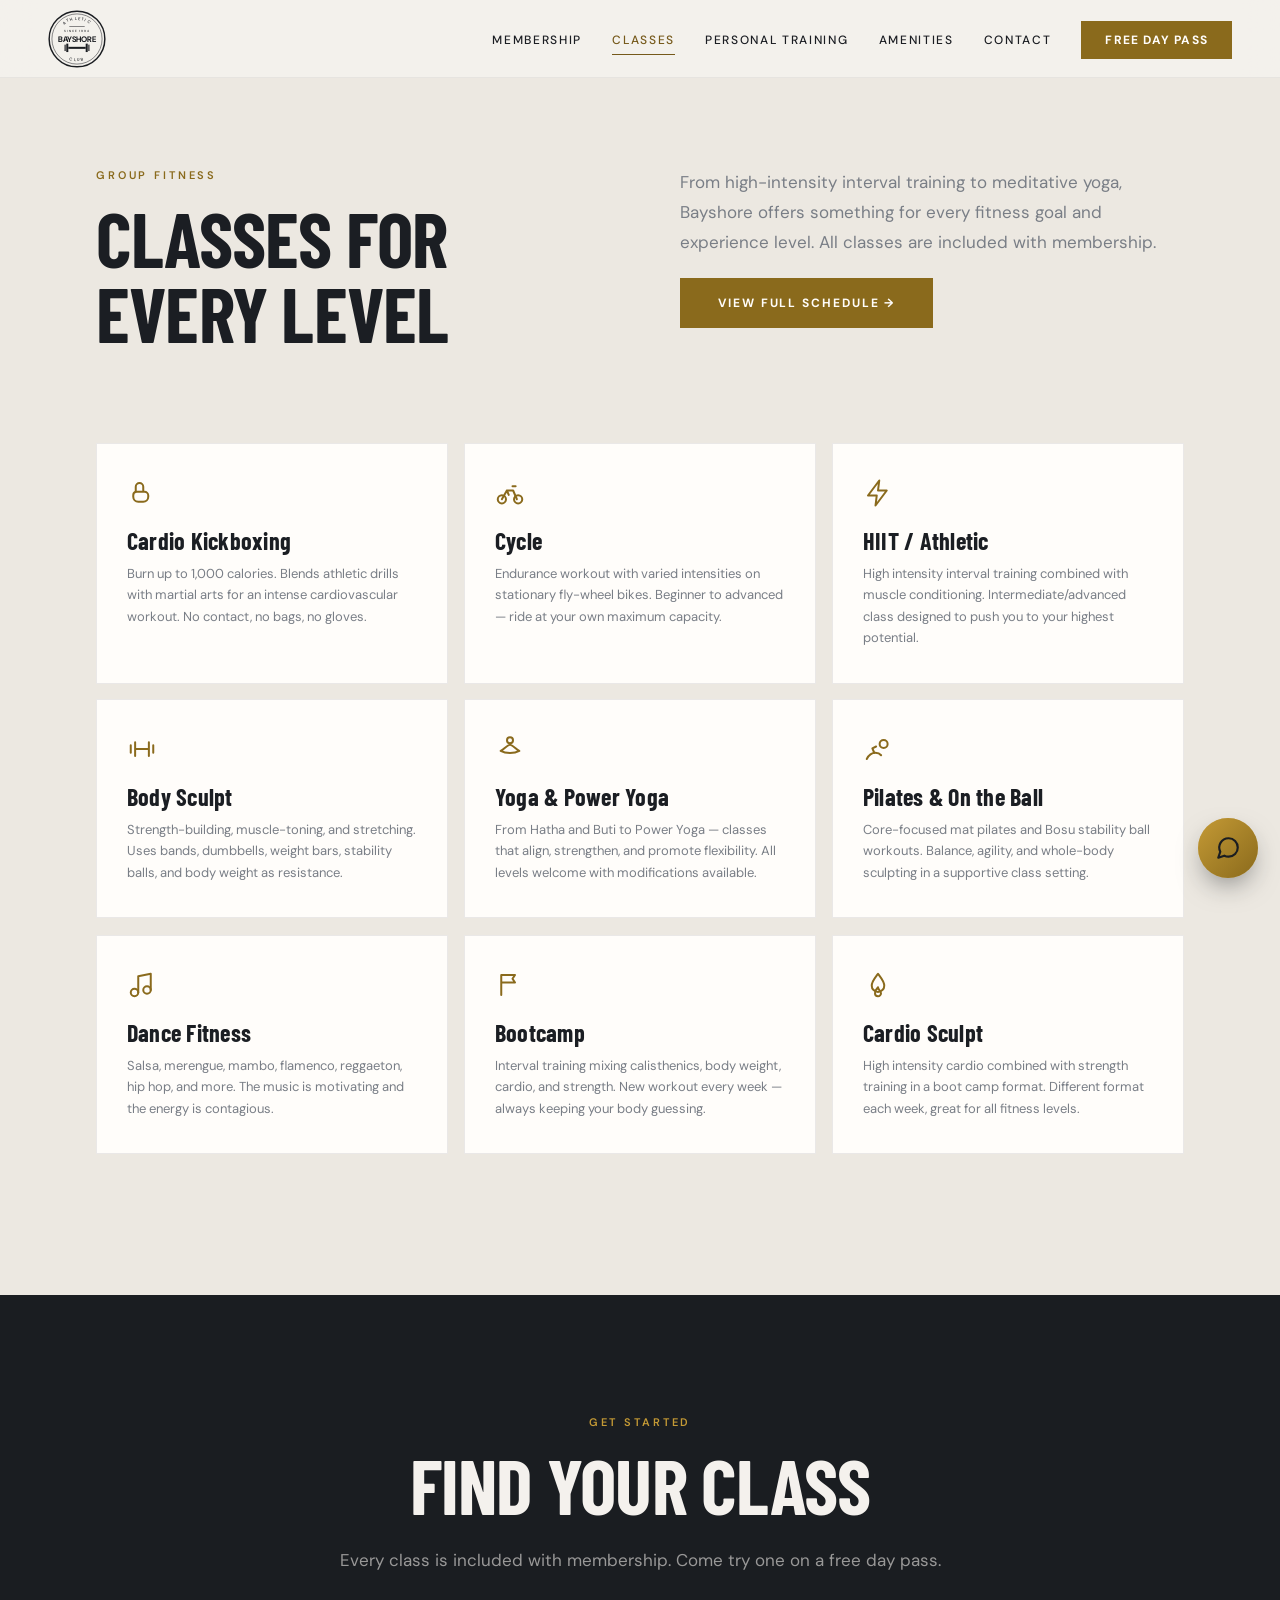
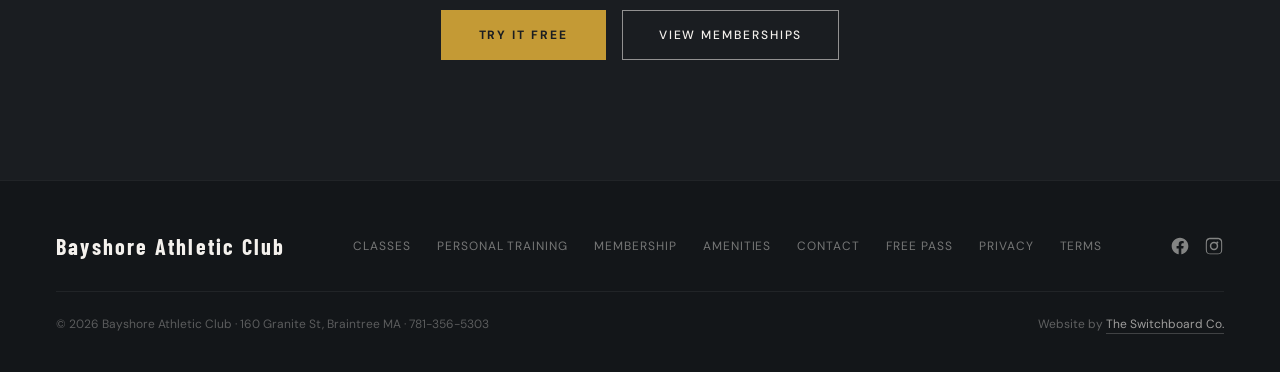
<file: classes.html>
<!DOCTYPE html>
<html lang="en">
<head>
<meta charset="UTF-8">
<meta name="viewport" content="width=device-width, initial-scale=1.0">
<title>Classes & Training | Bayshore Athletic Club</title>
<meta name="description" content="Group fitness classes and personal training at Bayshore Athletic Club in Braintree, MA.">
<meta property="og:type" content="website">
<meta property="og:site_name" content="Bayshore Athletic Club">
<meta property="og:title" content="Classes at Bayshore Athletic Club">
<meta property="og:description" content="Ten-plus group fitness classes a week, included with every membership. Braintree, MA.">
<meta property="og:url" content="https://bayshoreac.com/classes.html">
<meta property="og:image" content="https://bayshoreac.com/images/gym-interior.jpg">
<meta property="og:image:alt" content="The training floor at Bayshore Athletic Club">
<meta name="twitter:card" content="summary_large_image">
<meta name="twitter:title" content="Classes at Bayshore Athletic Club">
<meta name="twitter:description" content="Ten-plus group fitness classes a week, included with every membership. Braintree, MA.">
<meta name="twitter:image" content="https://bayshoreac.com/images/gym-interior.jpg">
<link rel="canonical" href="https://bayshoreac.com/classes.html">
<link rel="preconnect" href="https://fonts.googleapis.com">
<link rel="preconnect" href="https://fonts.gstatic.com" crossorigin>
<link href="https://fonts.googleapis.com/css2?family=Barlow+Condensed:wght@500;600;700&family=DM+Sans:wght@300;400;500;600;700&display=swap" rel="stylesheet">
<link rel="stylesheet" href="styles.css?v=18">
<link rel="icon" type="image/svg+xml" href="favicon.svg">
<link rel="icon" type="image/png" sizes="32x32" href="favicon-32.png">
<link rel="icon" type="image/png" sizes="16x16" href="favicon-16.png">
<link rel="shortcut icon" href="favicon.ico">
<link rel="apple-touch-icon" sizes="180x180" href="apple-touch-icon.png">
<meta name="theme-color" content="#1c1f24">
<!-- structured data -->
<script type="application/ld+json">
{
  "@context": "https://schema.org",
  "@graph": [
    {
      "@type": "WebPage",
      "@id": "https://bayshoreac.com/classes.html#webpage",
      "url": "https://bayshoreac.com/classes.html",
      "name": "Classes & Training",
      "isPartOf": {
        "@id": "https://bayshoreac.com/#website"
      },
      "about": {
        "@id": "https://bayshoreac.com/#business"
      },
      "description": "Group fitness classes and personal training at Bayshore Athletic Club in Braintree, MA."
    },
    {
      "@type": "BreadcrumbList",
      "itemListElement": [
        {
          "@type": "ListItem",
          "position": 1,
          "name": "Home",
          "item": "https://bayshoreac.com/"
        },
        {
          "@type": "ListItem",
          "position": 2,
          "name": "Classes & Training",
          "item": "https://bayshoreac.com/classes.html"
        }
      ]
    }
  ]
}
</script>
</head>
<body>
<!-- NAV -->
<nav id="navbar" class="nav--light">
  <a href="index.html" class="nav-logo" aria-label="Bayshore Athletic Club — home">
    <svg class="nav-logo-mark" viewBox="0 0 400 400" role="img" aria-label="Bayshore Athletic Club">
      <defs>
        <path id="navArcTop" d="M 200,200 m -132,0 a 132,132 0 0 1 264,0" />
        <path id="navArcBottom" d="M 200,200 m -152,0 a 152,152 0 0 0 304,0" />
      </defs>
      <circle cx="200" cy="200" r="192" fill="none" stroke="currentColor" stroke-width="10" />
      <circle cx="200" cy="200" r="173" fill="none" stroke="currentColor" stroke-width="3.5" />
      <text class="badge-arc" fill="currentColor">
        <textPath href="#navArcTop" startOffset="50%" text-anchor="middle">ATHLETIC</textPath>
      </text>
      <text class="badge-arc" fill="currentColor">
        <textPath href="#navArcBottom" startOffset="50%" text-anchor="middle">CLUB</textPath>
      </text>
      <rect x="147" y="113" width="106" height="3.5" fill="currentColor" />
      <text class="badge-since" x="200" y="152" text-anchor="middle" fill="currentColor">SINCE 1994</text>
      <text class="badge-word" x="200" y="222" text-anchor="middle" fill="currentColor">BAYSHORE</text>
      <g fill="currentColor">
        <rect x="114" y="239" width="8" height="44" />
        <rect x="126" y="232" width="14" height="58" />
        <rect x="140" y="254" width="120" height="14" />
        <rect x="260" y="232" width="14" height="58" />
        <rect x="278" y="239" width="8" height="44" />
      </g>
    </svg>
  </a>
  <ul class="nav-links">
    <li><a href="memberships.html">Membership</a></li>
    <li><a href="classes.html" class="active">Classes</a></li>
    <li><a href="personal-training.html">Personal Training</a></li>
    <li><a href="amenities.html">Amenities</a></li>
    <li><a href="contact.html">Contact</a></li>
    <li><a href="free-pass.html" class="nav-cta">Free Day Pass</a></li>
  </ul>
  <div class="hamburger" id="hamburger" aria-label="Menu">
    <span></span><span></span><span></span>
  </div>
</nav>

<!-- MOBILE MENU -->
<div class="mobile-menu" id="mobileMenu">
  <a href="index.html" onclick="closeMobile()">Home</a>
  <a href="memberships.html" onclick="closeMobile()">Membership</a>
  <a href="classes.html" onclick="closeMobile()">Classes</a>
  <a href="personal-training.html" onclick="closeMobile()">Personal Training</a>
  <a href="amenities.html" onclick="closeMobile()">Amenities</a>
  <a href="contact.html" onclick="closeMobile()">Contact</a>
  <a href="free-pass.html" onclick="closeMobile()" style="color:var(--accent-lt)">Free Day Pass</a>
</div>
<!-- CLASSES -->
<section id="classes" class="section-first">
  <div class="container">
    <div class="classes-intro">
      <div>
        <p class="section-label">Group Fitness</p>
        <h1 class="section-title">CLASSES FOR EVERY LEVEL</h1>
      </div>
      <div>
        <p class="section-body">From high-intensity interval training to meditative yoga, Bayshore offers something for every fitness goal and experience level. All classes are included with membership.</p>
        <br>
        <a href="schedule.html" class="btn-primary">View Full Schedule →</a>
      </div>
    </div>

    <div class="classes-grid">
      <div class="class-card">
        <div class="class-icon"><svg class="ico" viewBox="0 0 24 24"><path d="M7 11V7a3 3 0 016 0v3"/><path d="M7 11h7a3 3 0 013 3v1a4 4 0 01-4 4H9a4 4 0 01-4-4v-1a3 3 0 012-3z"/></svg></div>
        <div class="class-name">Cardio Kickboxing</div>
        <div class="class-desc">Burn up to 1,000 calories. Blends athletic drills with martial arts for an intense cardiovascular workout. No contact, no bags, no gloves.</div>
      </div>
      <div class="class-card">
        <div class="class-icon"><svg class="ico" viewBox="0 0 24 24"><circle cx="5.5" cy="17" r="3.3"/><circle cx="18.5" cy="17" r="3.3"/><path d="M5.5 17l4-7h5l3 7M9.5 10l1.5 3.5M14 6.5h2.5"/></svg></div>
        <div class="class-name">Cycle</div>
        <div class="class-desc">Endurance workout with varied intensities on stationary fly-wheel bikes. Beginner to advanced — ride at your own maximum capacity.</div>
      </div>
      <div class="class-card">
        <div class="class-icon"><svg class="ico" viewBox="0 0 24 24"><path d="M13 2L4 14h7l-1 8 9-12h-7z"/></svg></div>
        <div class="class-name">HIIT / Athletic</div>
        <div class="class-desc">High intensity interval training combined with muscle conditioning. Intermediate/advanced class designed to push you to your highest potential.</div>
      </div>
      <div class="class-card">
        <div class="class-icon"><svg class="ico" viewBox="0 0 24 24"><path d="M6.5 6.5v11M3 9v6M17.5 6.5v11M21 9v6M6.5 12h11"/></svg></div>
        <div class="class-name">Body Sculpt</div>
        <div class="class-desc">Strength-building, muscle-toning, and stretching. Uses bands, dumbbells, weight bars, stability balls, and body weight as resistance.</div>
      </div>
      <div class="class-card">
        <div class="class-icon"><svg class="ico" viewBox="0 0 24 24"><circle cx="12" cy="5" r="2.4"/><path d="M12 8.5c-3 1-5 4-7.5 5 2.2 1.2 4.5 1.7 7.5 1.7s5.3-.5 7.5-1.7c-2.5-1-4.5-4-7.5-5z"/></svg></div>
        <div class="class-name">Yoga &amp; Power Yoga</div>
        <div class="class-desc">From Hatha and Buti to Power Yoga — classes that align, strengthen, and promote flexibility. All levels welcome with modifications available.</div>
      </div>
      <div class="class-card">
        <div class="class-icon"><svg class="ico" viewBox="0 0 24 24"><circle cx="16.5" cy="8" r="3.2"/><path d="M3 20c1.5-3 4-5 7-5 2 0 3.5.8 4.5 2"/><path d="M9 15l-1.5-3.5 3-1.5"/></svg></div>
        <div class="class-name">Pilates &amp; On the Ball</div>
        <div class="class-desc">Core-focused mat pilates and Bosu stability ball workouts. Balance, agility, and whole-body sculpting in a supportive class setting.</div>
      </div>
      <div class="class-card">
        <div class="class-icon"><svg class="ico" viewBox="0 0 24 24"><path d="M9 18V5l10-2v13"/><circle cx="6" cy="18" r="3"/><circle cx="16" cy="16" r="3"/></svg></div>
        <div class="class-name">Dance Fitness</div>
        <div class="class-desc">Salsa, merengue, mambo, flamenco, reggaeton, hip hop, and more. The music is motivating and the energy is contagious.</div>
      </div>
      <div class="class-card">
        <div class="class-icon"><svg class="ico" viewBox="0 0 24 24"><path d="M5 4v16M5 4h11l-2 3 2 3H5"/></svg></div>
        <div class="class-name">Bootcamp</div>
        <div class="class-desc">Interval training mixing calisthenics, body weight, cardio, and strength. New workout every week — always keeping your body guessing.</div>
      </div>
      <div class="class-card">
        <div class="class-icon"><svg class="ico" viewBox="0 0 24 24"><path d="M12 3c3 4 5 6 5 9.5a5 5 0 01-10 0C7 9 9 7 12 3z"/><path d="M12 21a2.4 2.4 0 002.4-2.4c0-1.7-2.4-2.9-2.4-4.8-1.4 1.4-2.4 2.9-2.4 4.8A2.4 2.4 0 0012 21z"/></svg></div>
        <div class="class-name">Cardio Sculpt</div>
        <div class="class-desc">High intensity cardio combined with strength training in a boot camp format. Different format each week, great for all fitness levels.</div>
      </div>
    </div>
  </div>
</section>

<!-- CLOSING CTA -->
<section class="cta-band">
  <div class="container">
    <p class="section-label">Get Started</p>
    <h2 class="section-title">FIND YOUR CLASS</h2>
    <p class="section-body">Every class is included with membership. Come try one on a free day pass.</p>
    <div class="cta-actions">
      <a href="free-pass.html" class="btn-primary">Try It Free</a>
      <a href="memberships.html" class="btn-outline">View Memberships</a>
    </div>
  </div>
</section>
<!-- FOOTER -->
<footer>
  <div class="footer-row">
    <div class="footer-logo">Bayshore Athletic Club</div>
    <div class="footer-links">
      <a href="classes.html">Classes</a>
      <a href="personal-training.html">Personal Training</a>
      <a href="memberships.html">Membership</a>
      <a href="amenities.html">Amenities</a>
      <a href="contact.html">Contact</a>
      <a href="free-pass.html">Free Pass</a>
      <a href="privacy.html">Privacy</a>
      <a href="terms.html">Terms</a>
    </div>
    <div class="footer-social">
      <a href="https://www.facebook.com/bayshore.athletic.club/" target="_blank" rel="noopener" aria-label="Bayshore Athletic Club on Facebook"><svg viewBox="0 0 24 24" width="20" height="20" fill="currentColor" aria-hidden="true"><path d="M22 12.06C22 6.5 17.52 2 12 2S2 6.5 2 12.06c0 5.02 3.66 9.18 8.44 9.94v-7.03H7.9v-2.9h2.54V9.85c0-2.5 1.49-3.89 3.77-3.89 1.1 0 2.24.2 2.24.2v2.46H15.2c-1.24 0-1.63.77-1.63 1.56v1.88h2.78l-.45 2.9h-2.33V22c4.78-.76 8.44-4.92 8.44-9.94Z"/></svg></a>
      <a href="https://www.instagram.com/bayshoreathleticclub/" target="_blank" rel="noopener" aria-label="Bayshore Athletic Club on Instagram"><svg viewBox="0 0 24 24" width="20" height="20" fill="currentColor" aria-hidden="true"><path d="M12 2.16c3.2 0 3.58.01 4.85.07 1.17.05 1.8.25 2.23.41.56.22.96.48 1.38.9.42.42.68.82.9 1.38.16.42.36 1.06.41 2.23.06 1.27.07 1.65.07 4.85s-.01 3.58-.07 4.85c-.05 1.17-.25 1.8-.41 2.23-.22.56-.48.96-.9 1.38-.42.42-.82.68-1.38.9-.42.16-1.06.36-2.23.41-1.27.06-1.65.07-4.85.07s-3.58-.01-4.85-.07c-1.17-.05-1.8-.25-2.23-.41a3.7 3.7 0 0 1-1.38-.9 3.7 3.7 0 0 1-.9-1.38c-.16-.42-.36-1.06-.41-2.23-.06-1.27-.07-1.65-.07-4.85s.01-3.58.07-4.85c.05-1.17.25-1.8.41-2.23.22-.56.48-.96.9-1.38.42-.42.82-.68 1.38-.9.42-.16 1.06-.36 2.23-.41C8.42 2.17 8.8 2.16 12 2.16Zm0 1.8c-3.15 0-3.5.01-4.74.07-.9.04-1.38.19-1.71.32-.43.17-.74.37-1.05.69-.32.31-.52.62-.69 1.05-.13.33-.28.81-.32 1.71-.06 1.24-.07 1.59-.07 4.74s.01 3.5.07 4.74c.04.9.19 1.38.32 1.71.17.43.37.74.69 1.05.31.32.62.52 1.05.69.33.13.81.28 1.71.32 1.24.06 1.59.07 4.74.07s3.5-.01 4.74-.07c.9-.04 1.38-.19 1.71-.32.43-.17.74-.37 1.05-.69.32-.31.52-.62.69-1.05.13-.33.28-.81.32-1.71.06-1.24.07-1.59.07-4.74s-.01-3.5-.07-4.74c-.04-.9-.19-1.38-.32-1.71a2.83 2.83 0 0 0-.69-1.05 2.83 2.83 0 0 0-1.05-.69c-.33-.13-.81-.28-1.71-.32-1.24-.06-1.59-.07-4.74-.07Zm0 3.06A5.04 5.04 0 1 1 12 17.1a5.04 5.04 0 0 1 0-10.08Zm0 1.8a3.24 3.24 0 1 0 0 6.48 3.24 3.24 0 0 0 0-6.48Zm5.24-1.13a1.18 1.18 0 1 1-2.36 0 1.18 1.18 0 0 1 2.36 0Z"/></svg></a>
    </div>
  </div>
  <div class="footer-bottom">
    <span class="footer-copy">© 2026 Bayshore Athletic Club · 160 Granite St, Braintree MA · <a href="tel:7813565303">781-356-5303</a></span>
    <span class="footer-credit">Website by <a href="https://switchboardcompany.com" target="_blank" rel="noopener">The Switchboard Co.</a></span>
  </div>
</footer>

<script src="script.js?v=19"></script>
<script src="chat.js?v=4"></script>
</body>
</html>
</file>
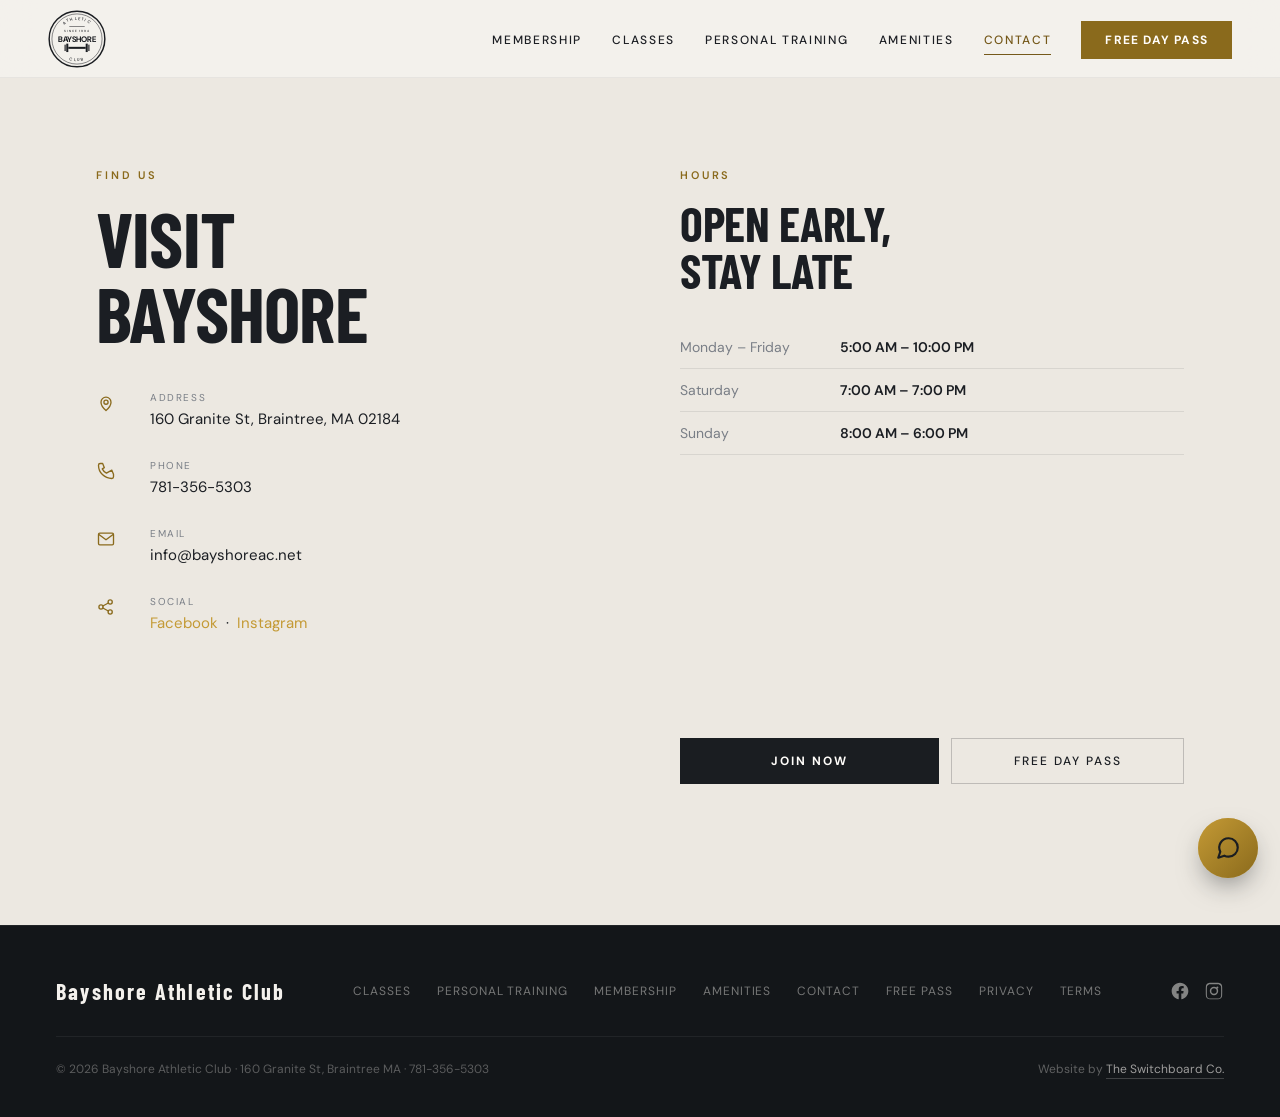
<file: contact.html>
<!DOCTYPE html>
<html lang="en">
<head>
<meta charset="UTF-8">
<meta name="viewport" content="width=device-width, initial-scale=1.0">
<title>Contact & Hours | Bayshore Athletic Club</title>
<meta name="description" content="Visit Bayshore Athletic Club at 160 Granite St, Braintree, MA. Hours, phone, and directions.">
<meta property="og:type" content="website">
<meta property="og:site_name" content="Bayshore Athletic Club">
<meta property="og:title" content="Visit Bayshore Athletic Club">
<meta property="og:description" content="160 Granite St, Braintree MA. Hours, directions, and phone.">
<meta property="og:url" content="https://bayshoreac.com/contact.html">
<meta property="og:image" content="https://bayshoreac.com/images/gym-interior.jpg">
<meta property="og:image:alt" content="The training floor at Bayshore Athletic Club">
<meta name="twitter:card" content="summary_large_image">
<meta name="twitter:title" content="Visit Bayshore Athletic Club">
<meta name="twitter:description" content="160 Granite St, Braintree MA. Hours, directions, and phone.">
<meta name="twitter:image" content="https://bayshoreac.com/images/gym-interior.jpg">
<link rel="canonical" href="https://bayshoreac.com/contact.html">
<link rel="preconnect" href="https://fonts.googleapis.com">
<link rel="preconnect" href="https://fonts.gstatic.com" crossorigin>
<link href="https://fonts.googleapis.com/css2?family=Barlow+Condensed:wght@500;600;700&family=DM+Sans:wght@300;400;500;600;700&display=swap" rel="stylesheet">
<link rel="stylesheet" href="styles.css?v=18">
<link rel="icon" type="image/svg+xml" href="favicon.svg">
<link rel="icon" type="image/png" sizes="32x32" href="favicon-32.png">
<link rel="icon" type="image/png" sizes="16x16" href="favicon-16.png">
<link rel="shortcut icon" href="favicon.ico">
<link rel="apple-touch-icon" sizes="180x180" href="apple-touch-icon.png">
<meta name="theme-color" content="#1c1f24">
<!-- structured data -->
<script type="application/ld+json">
{
  "@context": "https://schema.org",
  "@graph": [
    {
      "@type": "ContactPage",
      "@id": "https://bayshoreac.com/contact.html#webpage",
      "url": "https://bayshoreac.com/contact.html",
      "name": "Contact & Hours",
      "isPartOf": {
        "@id": "https://bayshoreac.com/#website"
      },
      "about": {
        "@id": "https://bayshoreac.com/#business"
      },
      "description": "Visit Bayshore Athletic Club at 160 Granite St, Braintree, MA. Hours, phone, and directions."
    },
    {
      "@type": "BreadcrumbList",
      "itemListElement": [
        {
          "@type": "ListItem",
          "position": 1,
          "name": "Home",
          "item": "https://bayshoreac.com/"
        },
        {
          "@type": "ListItem",
          "position": 2,
          "name": "Contact & Hours",
          "item": "https://bayshoreac.com/contact.html"
        }
      ]
    }
  ]
}
</script>
</head>
<body>
<!-- NAV -->
<nav id="navbar" class="nav--light">
  <a href="index.html" class="nav-logo" aria-label="Bayshore Athletic Club — home">
    <svg class="nav-logo-mark" viewBox="0 0 400 400" role="img" aria-label="Bayshore Athletic Club">
      <defs>
        <path id="navArcTop" d="M 200,200 m -132,0 a 132,132 0 0 1 264,0" />
        <path id="navArcBottom" d="M 200,200 m -152,0 a 152,152 0 0 0 304,0" />
      </defs>
      <circle cx="200" cy="200" r="192" fill="none" stroke="currentColor" stroke-width="10" />
      <circle cx="200" cy="200" r="173" fill="none" stroke="currentColor" stroke-width="3.5" />
      <text class="badge-arc" fill="currentColor">
        <textPath href="#navArcTop" startOffset="50%" text-anchor="middle">ATHLETIC</textPath>
      </text>
      <text class="badge-arc" fill="currentColor">
        <textPath href="#navArcBottom" startOffset="50%" text-anchor="middle">CLUB</textPath>
      </text>
      <rect x="147" y="113" width="106" height="3.5" fill="currentColor" />
      <text class="badge-since" x="200" y="152" text-anchor="middle" fill="currentColor">SINCE 1994</text>
      <text class="badge-word" x="200" y="222" text-anchor="middle" fill="currentColor">BAYSHORE</text>
      <g fill="currentColor">
        <rect x="114" y="239" width="8" height="44" />
        <rect x="126" y="232" width="14" height="58" />
        <rect x="140" y="254" width="120" height="14" />
        <rect x="260" y="232" width="14" height="58" />
        <rect x="278" y="239" width="8" height="44" />
      </g>
    </svg>
  </a>
  <ul class="nav-links">
    <li><a href="memberships.html">Membership</a></li>
    <li><a href="classes.html">Classes</a></li>
    <li><a href="personal-training.html">Personal Training</a></li>
    <li><a href="amenities.html">Amenities</a></li>
    <li><a href="contact.html" class="active">Contact</a></li>
    <li><a href="free-pass.html" class="nav-cta">Free Day Pass</a></li>
  </ul>
  <div class="hamburger" id="hamburger" aria-label="Menu">
    <span></span><span></span><span></span>
  </div>
</nav>

<!-- MOBILE MENU -->
<div class="mobile-menu" id="mobileMenu">
  <a href="index.html" onclick="closeMobile()">Home</a>
  <a href="memberships.html" onclick="closeMobile()">Membership</a>
  <a href="classes.html" onclick="closeMobile()">Classes</a>
  <a href="personal-training.html" onclick="closeMobile()">Personal Training</a>
  <a href="amenities.html" onclick="closeMobile()">Amenities</a>
  <a href="contact.html" onclick="closeMobile()">Contact</a>
  <a href="free-pass.html" onclick="closeMobile()" style="color:var(--accent-lt)">Free Day Pass</a>
</div>
<!-- CONTACT -->
<section id="contact" class="section-first">
  <div class="container">
    <div class="contact-grid">
      <div>
        <p class="section-label">Find Us</p>
        <h1 class="section-title">VISIT<br>BAYSHORE</h1>
        <div class="contact-block" style="margin-top: 40px;">
          <div class="contact-item">
            <div class="contact-icon"><svg class="ico" viewBox="0 0 24 24"><path d="M12 21s-6-5.2-6-10a6 6 0 0112 0c0 4.8-6 10-6 10z"/><circle cx="12" cy="11" r="2.5"/></svg></div>
            <div>
              <div class="contact-info-label">Address</div>
              <div class="contact-info-value">160 Granite St, Braintree, MA 02184</div>
            </div>
          </div>
          <div class="contact-item">
            <div class="contact-icon"><svg class="ico" viewBox="0 0 24 24"><path d="M5 3h3l2 5-2.5 1.5a11 11 0 005 5L19 11l2 5v3a2 2 0 01-2 2A16 16 0 013 5a2 2 0 012-2z"/></svg></div>
            <div>
              <div class="contact-info-label">Phone</div>
              <div class="contact-info-value"><a href="tel:7813565303">781-356-5303</a></div>
            </div>
          </div>
          <div class="contact-item">
            <div class="contact-icon"><svg class="ico" viewBox="0 0 24 24"><rect x="3" y="5" width="18" height="14" rx="1.5"/><path d="M3.5 6.5L12 13l8.5-6.5"/></svg></div>
            <div>
              <div class="contact-info-label">Email</div>
              <div class="contact-info-value"><a href="mailto:info@bayshoreac.net">info@bayshoreac.net</a></div>
            </div>
          </div>
          <div class="contact-item">
            <div class="contact-icon"><svg class="ico" viewBox="0 0 24 24"><circle cx="6" cy="12" r="2.5"/><circle cx="17" cy="6" r="2.5"/><circle cx="17" cy="18" r="2.5"/><path d="M8.2 10.8l6.6-3.6M8.2 13.2l6.6 3.6"/></svg></div>
            <div>
              <div class="contact-info-label">Social</div>
              <div class="contact-info-value">
                <a href="https://www.facebook.com/bayshore.athletic.club" target="_blank" style="color:var(--accent-lt)">Facebook</a>
                &nbsp;·&nbsp;
                <a href="https://www.instagram.com/bayshoreathleticclub/" target="_blank" style="color:var(--accent-lt)">Instagram</a>
              </div>
            </div>
          </div>
        </div>
      </div>
      <div>
        <p class="section-label">Hours</p>
        <h2 class="section-title" style="font-size:48px;">OPEN EARLY,<br>STAY LATE</h2>
        <table class="hours-table" style="margin-top:32px;">
          <tr><td>Monday – Friday</td><td>5:00 AM – 10:00 PM</td></tr>
          <tr><td>Saturday</td><td>7:00 AM – 7:00 PM</td></tr>
          <tr><td>Sunday</td><td>8:00 AM – 6:00 PM</td></tr>
        </table>
        <div style="margin-top:32px;">
          <iframe
            src="https://www.google.com/maps/embed?pb=!1m18!1m12!1m3!1d2954.5255051320732!2d-71.0291665!3d42.2245849!2m3!1f0!2f0!3f0!3m2!1i1024!2i768!4f13.1!3m3!1m2!1s0x89e37d19cb87401b%3A0x4ae4da0b9a96684c!2s160%20Granite%20St%2C%20Braintree%2C%20MA%2002184!5e0!3m2!1sen!2sus!4v1774550167662!5m2!1sen!2sus"
            width="100%" height="220" style="border:0; filter:grayscale(60%) contrast(1.05);" allowfullscreen="" loading="lazy"></iframe>
        </div>
        <div class="contact-ctas">
          <a href="memberships.html" class="btn-dark">Join Now</a>
          <a href="free-pass.html" class="btn-outline-dark" style="flex:1; text-align:center; padding:14px;">Free Day Pass</a>
        </div>
      </div>
    </div>
  </div>
</section>
<!-- FOOTER -->
<footer>
  <div class="footer-row">
    <div class="footer-logo">Bayshore Athletic Club</div>
    <div class="footer-links">
      <a href="classes.html">Classes</a>
      <a href="personal-training.html">Personal Training</a>
      <a href="memberships.html">Membership</a>
      <a href="amenities.html">Amenities</a>
      <a href="contact.html">Contact</a>
      <a href="free-pass.html">Free Pass</a>
      <a href="privacy.html">Privacy</a>
      <a href="terms.html">Terms</a>
    </div>
    <div class="footer-social">
      <a href="https://www.facebook.com/bayshore.athletic.club/" target="_blank" rel="noopener" aria-label="Bayshore Athletic Club on Facebook"><svg viewBox="0 0 24 24" width="20" height="20" fill="currentColor" aria-hidden="true"><path d="M22 12.06C22 6.5 17.52 2 12 2S2 6.5 2 12.06c0 5.02 3.66 9.18 8.44 9.94v-7.03H7.9v-2.9h2.54V9.85c0-2.5 1.49-3.89 3.77-3.89 1.1 0 2.24.2 2.24.2v2.46H15.2c-1.24 0-1.63.77-1.63 1.56v1.88h2.78l-.45 2.9h-2.33V22c4.78-.76 8.44-4.92 8.44-9.94Z"/></svg></a>
      <a href="https://www.instagram.com/bayshoreathleticclub/" target="_blank" rel="noopener" aria-label="Bayshore Athletic Club on Instagram"><svg viewBox="0 0 24 24" width="20" height="20" fill="currentColor" aria-hidden="true"><path d="M12 2.16c3.2 0 3.58.01 4.85.07 1.17.05 1.8.25 2.23.41.56.22.96.48 1.38.9.42.42.68.82.9 1.38.16.42.36 1.06.41 2.23.06 1.27.07 1.65.07 4.85s-.01 3.58-.07 4.85c-.05 1.17-.25 1.8-.41 2.23-.22.56-.48.96-.9 1.38-.42.42-.82.68-1.38.9-.42.16-1.06.36-2.23.41-1.27.06-1.65.07-4.85.07s-3.58-.01-4.85-.07c-1.17-.05-1.8-.25-2.23-.41a3.7 3.7 0 0 1-1.38-.9 3.7 3.7 0 0 1-.9-1.38c-.16-.42-.36-1.06-.41-2.23-.06-1.27-.07-1.65-.07-4.85s.01-3.58.07-4.85c.05-1.17.25-1.8.41-2.23.22-.56.48-.96.9-1.38.42-.42.82-.68 1.38-.9.42-.16 1.06-.36 2.23-.41C8.42 2.17 8.8 2.16 12 2.16Zm0 1.8c-3.15 0-3.5.01-4.74.07-.9.04-1.38.19-1.71.32-.43.17-.74.37-1.05.69-.32.31-.52.62-.69 1.05-.13.33-.28.81-.32 1.71-.06 1.24-.07 1.59-.07 4.74s.01 3.5.07 4.74c.04.9.19 1.38.32 1.71.17.43.37.74.69 1.05.31.32.62.52 1.05.69.33.13.81.28 1.71.32 1.24.06 1.59.07 4.74.07s3.5-.01 4.74-.07c.9-.04 1.38-.19 1.71-.32.43-.17.74-.37 1.05-.69.32-.31.52-.62.69-1.05.13-.33.28-.81.32-1.71.06-1.24.07-1.59.07-4.74s-.01-3.5-.07-4.74c-.04-.9-.19-1.38-.32-1.71a2.83 2.83 0 0 0-.69-1.05 2.83 2.83 0 0 0-1.05-.69c-.33-.13-.81-.28-1.71-.32-1.24-.06-1.59-.07-4.74-.07Zm0 3.06A5.04 5.04 0 1 1 12 17.1a5.04 5.04 0 0 1 0-10.08Zm0 1.8a3.24 3.24 0 1 0 0 6.48 3.24 3.24 0 0 0 0-6.48Zm5.24-1.13a1.18 1.18 0 1 1-2.36 0 1.18 1.18 0 0 1 2.36 0Z"/></svg></a>
    </div>
  </div>
  <div class="footer-bottom">
    <span class="footer-copy">© 2026 Bayshore Athletic Club · 160 Granite St, Braintree MA · <a href="tel:7813565303">781-356-5303</a></span>
    <span class="footer-credit">Website by <a href="https://switchboardcompany.com" target="_blank" rel="noopener">The Switchboard Co.</a></span>
  </div>
</footer>

<script src="script.js?v=19"></script>
<script src="chat.js?v=4"></script>
</body>
</html>
</file>
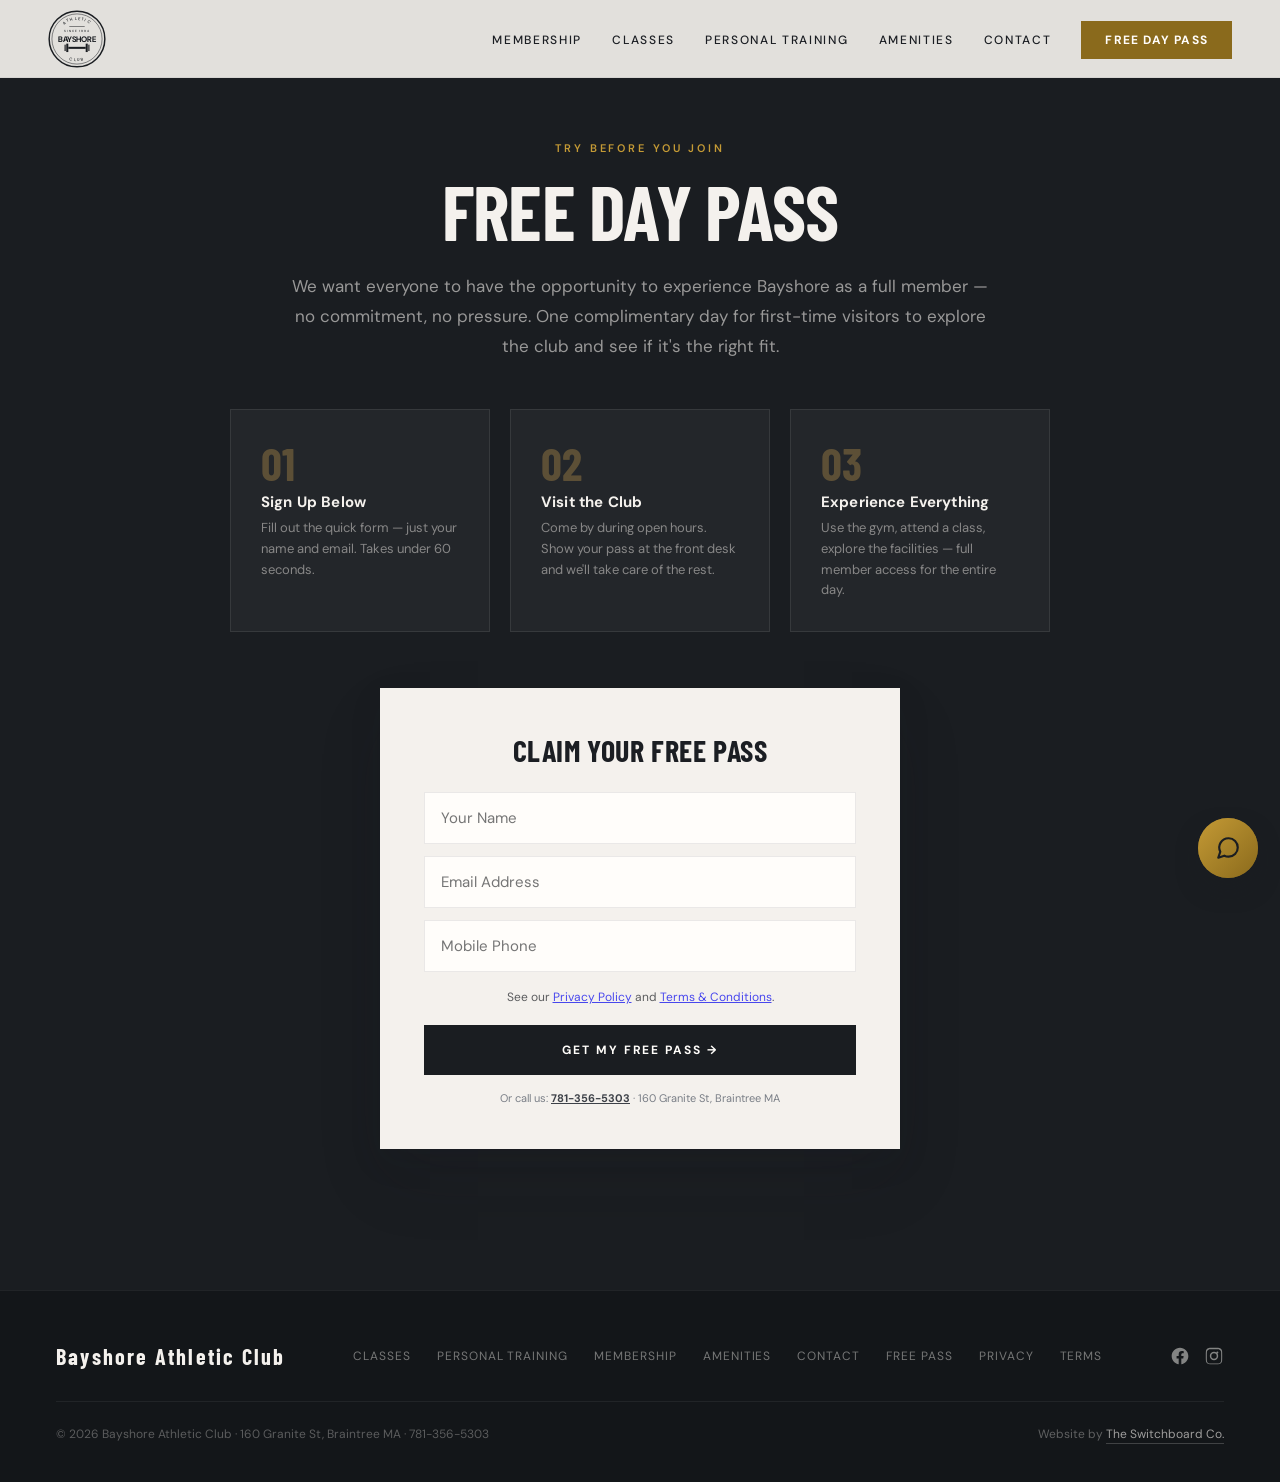
<file: free-pass.html>
<!DOCTYPE html>
<html lang="en">
<head>
<meta charset="UTF-8">
<meta name="viewport" content="width=device-width, initial-scale=1.0">
<title>Free Day Pass | Bayshore Athletic Club</title>
<meta name="description" content="Claim a free day pass to Bayshore Athletic Club in Braintree, MA. Full member access for a day, no commitment.">
<meta property="og:type" content="website">
<meta property="og:site_name" content="Bayshore Athletic Club">
<meta property="og:title" content="Free Day Pass — Bayshore Athletic Club">
<meta property="og:description" content="Full member access for a day. No commitment, no pressure. Braintree, MA.">
<meta property="og:url" content="https://bayshoreac.com/free-pass.html">
<meta property="og:image" content="https://bayshoreac.com/images/gym-interior.jpg">
<meta property="og:image:alt" content="The training floor at Bayshore Athletic Club">
<meta name="twitter:card" content="summary_large_image">
<meta name="twitter:title" content="Free Day Pass — Bayshore Athletic Club">
<meta name="twitter:description" content="Full member access for a day. No commitment, no pressure. Braintree, MA.">
<meta name="twitter:image" content="https://bayshoreac.com/images/gym-interior.jpg">
<link rel="canonical" href="https://bayshoreac.com/free-pass.html">
<link rel="preconnect" href="https://fonts.googleapis.com">
<link rel="preconnect" href="https://fonts.gstatic.com" crossorigin>
<link href="https://fonts.googleapis.com/css2?family=Barlow+Condensed:wght@500;600;700&family=DM+Sans:wght@300;400;500;600;700&display=swap" rel="stylesheet">
<link rel="stylesheet" href="styles.css?v=18">
<link rel="icon" type="image/svg+xml" href="favicon.svg">
<link rel="icon" type="image/png" sizes="32x32" href="favicon-32.png">
<link rel="icon" type="image/png" sizes="16x16" href="favicon-16.png">
<link rel="shortcut icon" href="favicon.ico">
<link rel="apple-touch-icon" sizes="180x180" href="apple-touch-icon.png">
<meta name="theme-color" content="#1c1f24">
<!-- structured data -->
<script type="application/ld+json">
{
  "@context": "https://schema.org",
  "@graph": [
    {
      "@type": "WebPage",
      "@id": "https://bayshoreac.com/free-pass.html#webpage",
      "url": "https://bayshoreac.com/free-pass.html",
      "name": "Free Day Pass",
      "isPartOf": {
        "@id": "https://bayshoreac.com/#website"
      },
      "about": {
        "@id": "https://bayshoreac.com/#business"
      },
      "description": "Claim a free day pass to Bayshore Athletic Club in Braintree, MA. Full member access for a day, no commitment."
    },
    {
      "@type": "BreadcrumbList",
      "itemListElement": [
        {
          "@type": "ListItem",
          "position": 1,
          "name": "Home",
          "item": "https://bayshoreac.com/"
        },
        {
          "@type": "ListItem",
          "position": 2,
          "name": "Free Day Pass",
          "item": "https://bayshoreac.com/free-pass.html"
        }
      ]
    }
  ]
}
</script>
</head>
<body>
<!-- NAV -->
<nav id="navbar" class="nav--light">
  <a href="index.html" class="nav-logo" aria-label="Bayshore Athletic Club — home">
    <svg class="nav-logo-mark" viewBox="0 0 400 400" role="img" aria-label="Bayshore Athletic Club">
      <defs>
        <path id="navArcTop" d="M 200,200 m -132,0 a 132,132 0 0 1 264,0" />
        <path id="navArcBottom" d="M 200,200 m -152,0 a 152,152 0 0 0 304,0" />
      </defs>
      <circle cx="200" cy="200" r="192" fill="none" stroke="currentColor" stroke-width="10" />
      <circle cx="200" cy="200" r="173" fill="none" stroke="currentColor" stroke-width="3.5" />
      <text class="badge-arc" fill="currentColor">
        <textPath href="#navArcTop" startOffset="50%" text-anchor="middle">ATHLETIC</textPath>
      </text>
      <text class="badge-arc" fill="currentColor">
        <textPath href="#navArcBottom" startOffset="50%" text-anchor="middle">CLUB</textPath>
      </text>
      <rect x="147" y="113" width="106" height="3.5" fill="currentColor" />
      <text class="badge-since" x="200" y="152" text-anchor="middle" fill="currentColor">SINCE 1994</text>
      <text class="badge-word" x="200" y="222" text-anchor="middle" fill="currentColor">BAYSHORE</text>
      <g fill="currentColor">
        <rect x="114" y="239" width="8" height="44" />
        <rect x="126" y="232" width="14" height="58" />
        <rect x="140" y="254" width="120" height="14" />
        <rect x="260" y="232" width="14" height="58" />
        <rect x="278" y="239" width="8" height="44" />
      </g>
    </svg>
  </a>
  <ul class="nav-links">
    <li><a href="memberships.html">Membership</a></li>
    <li><a href="classes.html">Classes</a></li>
    <li><a href="personal-training.html">Personal Training</a></li>
    <li><a href="amenities.html">Amenities</a></li>
    <li><a href="contact.html">Contact</a></li>
    <li><a href="free-pass.html" class="nav-cta active">Free Day Pass</a></li>
  </ul>
  <div class="hamburger" id="hamburger" aria-label="Menu">
    <span></span><span></span><span></span>
  </div>
</nav>

<!-- MOBILE MENU -->
<div class="mobile-menu" id="mobileMenu">
  <a href="index.html" onclick="closeMobile()">Home</a>
  <a href="memberships.html" onclick="closeMobile()">Membership</a>
  <a href="classes.html" onclick="closeMobile()">Classes</a>
  <a href="personal-training.html" onclick="closeMobile()">Personal Training</a>
  <a href="amenities.html" onclick="closeMobile()">Amenities</a>
  <a href="contact.html" onclick="closeMobile()">Contact</a>
  <a href="free-pass.html" onclick="closeMobile()" style="color:var(--accent-lt)">Free Day Pass</a>
</div>
<!-- FREE DAY PASS (dark section) -->
<section id="daypass" class="section-first">
  <div class="container">
    <p class="section-label">Try Before You Join</p>
    <h1 class="section-title">FREE DAY PASS</h1>
    <p class="section-body">We want everyone to have the opportunity to experience Bayshore as a full member — no commitment, no pressure. One complimentary day for first-time visitors to explore the club and see if it's the right fit.</p>

    <div class="daypass-steps">
      <div class="step">
        <div class="step-num">01</div>
        <div class="step-title">Sign Up Below</div>
        <div class="step-text">Fill out the quick form — just your name and email. Takes under 60 seconds.</div>
      </div>
      <div class="step">
        <div class="step-num">02</div>
        <div class="step-title">Visit the Club</div>
        <div class="step-text">Come by during open hours. Show your pass at the front desk and we'll take care of the rest.</div>
      </div>
      <div class="step">
        <div class="step-num">03</div>
        <div class="step-title">Experience Everything</div>
        <div class="step-text">Use the gym, attend a class, explore the facilities — full member access for the entire day.</div>
      </div>
    </div>

    <div class="daypass-form-wrap">
      <div class="daypass-form-title">CLAIM YOUR FREE PASS</div>
      <div class="form-fields" id="daypassForm">
        <input type="text" id="dp-name" placeholder="Your Name" autocomplete="name">
        <input type="email" id="dp-email" placeholder="Email Address" autocomplete="email">
        <input type="tel" id="dp-phone" placeholder="Mobile Phone" autocomplete="tel">
        <input type="text" id="dp-company" tabindex="-1" autocomplete="off" style="position:absolute;left:-9999px;opacity:0;" aria-hidden="true">
        <p class="form-consent" style="font-size:12px; line-height:1.55; opacity:.7; margin:4px 0 2px;">See our <a href="privacy.html">Privacy Policy</a> and <a href="terms.html">Terms &amp; Conditions</a>.</p>
        <button class="btn-submit" id="dp-submit" onclick="submitDayPass()">GET MY FREE PASS →</button>
        <p id="dp-error" style="display:none; color:var(--red); font-size:13px; text-align:center; margin-top:4px;"></p>
      </div>
      <div id="daypass-success" style="display:none; text-align:center; padding:20px 0; font-weight:600; color:var(--accent); font-size:16px;">
        <svg viewBox="0 0 24 24" style="width:22px;height:22px;stroke:var(--accent);stroke-width:2;fill:none;stroke-linecap:round;stroke-linejoin:round;vertical-align:-4px;margin-right:6px;"><circle cx="12" cy="12" r="9"/><path d="M8 12l3 3 5-6"/></svg>You're all set — check your email for your free pass. Please bring a photo ID with you. See you at Bayshore!
      </div>
      <p class="form-note">Or call us: <strong><a href="tel:7813565303">781-356-5303</a></strong> · 160 Granite St, Braintree MA</p>
    </div>
  </div>
</section>
<!-- FOOTER -->
<footer>
  <div class="footer-row">
    <div class="footer-logo">Bayshore Athletic Club</div>
    <div class="footer-links">
      <a href="classes.html">Classes</a>
      <a href="personal-training.html">Personal Training</a>
      <a href="memberships.html">Membership</a>
      <a href="amenities.html">Amenities</a>
      <a href="contact.html">Contact</a>
      <a href="free-pass.html">Free Pass</a>
      <a href="privacy.html">Privacy</a>
      <a href="terms.html">Terms</a>
    </div>
    <div class="footer-social">
      <a href="https://www.facebook.com/bayshore.athletic.club/" target="_blank" rel="noopener" aria-label="Bayshore Athletic Club on Facebook"><svg viewBox="0 0 24 24" width="20" height="20" fill="currentColor" aria-hidden="true"><path d="M22 12.06C22 6.5 17.52 2 12 2S2 6.5 2 12.06c0 5.02 3.66 9.18 8.44 9.94v-7.03H7.9v-2.9h2.54V9.85c0-2.5 1.49-3.89 3.77-3.89 1.1 0 2.24.2 2.24.2v2.46H15.2c-1.24 0-1.63.77-1.63 1.56v1.88h2.78l-.45 2.9h-2.33V22c4.78-.76 8.44-4.92 8.44-9.94Z"/></svg></a>
      <a href="https://www.instagram.com/bayshoreathleticclub/" target="_blank" rel="noopener" aria-label="Bayshore Athletic Club on Instagram"><svg viewBox="0 0 24 24" width="20" height="20" fill="currentColor" aria-hidden="true"><path d="M12 2.16c3.2 0 3.58.01 4.85.07 1.17.05 1.8.25 2.23.41.56.22.96.48 1.38.9.42.42.68.82.9 1.38.16.42.36 1.06.41 2.23.06 1.27.07 1.65.07 4.85s-.01 3.58-.07 4.85c-.05 1.17-.25 1.8-.41 2.23-.22.56-.48.96-.9 1.38-.42.42-.82.68-1.38.9-.42.16-1.06.36-2.23.41-1.27.06-1.65.07-4.85.07s-3.58-.01-4.85-.07c-1.17-.05-1.8-.25-2.23-.41a3.7 3.7 0 0 1-1.38-.9 3.7 3.7 0 0 1-.9-1.38c-.16-.42-.36-1.06-.41-2.23-.06-1.27-.07-1.65-.07-4.85s.01-3.58.07-4.85c.05-1.17.25-1.8.41-2.23.22-.56.48-.96.9-1.38.42-.42.82-.68 1.38-.9.42-.16 1.06-.36 2.23-.41C8.42 2.17 8.8 2.16 12 2.16Zm0 1.8c-3.15 0-3.5.01-4.74.07-.9.04-1.38.19-1.71.32-.43.17-.74.37-1.05.69-.32.31-.52.62-.69 1.05-.13.33-.28.81-.32 1.71-.06 1.24-.07 1.59-.07 4.74s.01 3.5.07 4.74c.04.9.19 1.38.32 1.71.17.43.37.74.69 1.05.31.32.62.52 1.05.69.33.13.81.28 1.71.32 1.24.06 1.59.07 4.74.07s3.5-.01 4.74-.07c.9-.04 1.38-.19 1.71-.32.43-.17.74-.37 1.05-.69.32-.31.52-.62.69-1.05.13-.33.28-.81.32-1.71.06-1.24.07-1.59.07-4.74s-.01-3.5-.07-4.74c-.04-.9-.19-1.38-.32-1.71a2.83 2.83 0 0 0-.69-1.05 2.83 2.83 0 0 0-1.05-.69c-.33-.13-.81-.28-1.71-.32-1.24-.06-1.59-.07-4.74-.07Zm0 3.06A5.04 5.04 0 1 1 12 17.1a5.04 5.04 0 0 1 0-10.08Zm0 1.8a3.24 3.24 0 1 0 0 6.48 3.24 3.24 0 0 0 0-6.48Zm5.24-1.13a1.18 1.18 0 1 1-2.36 0 1.18 1.18 0 0 1 2.36 0Z"/></svg></a>
    </div>
  </div>
  <div class="footer-bottom">
    <span class="footer-copy">© 2026 Bayshore Athletic Club · 160 Granite St, Braintree MA · <a href="tel:7813565303">781-356-5303</a></span>
    <span class="footer-credit">Website by <a href="https://switchboardcompany.com" target="_blank" rel="noopener">The Switchboard Co.</a></span>
  </div>
</footer>

<script src="script.js?v=19"></script>
<script src="chat.js?v=4"></script>
</body>
</html>
</file>
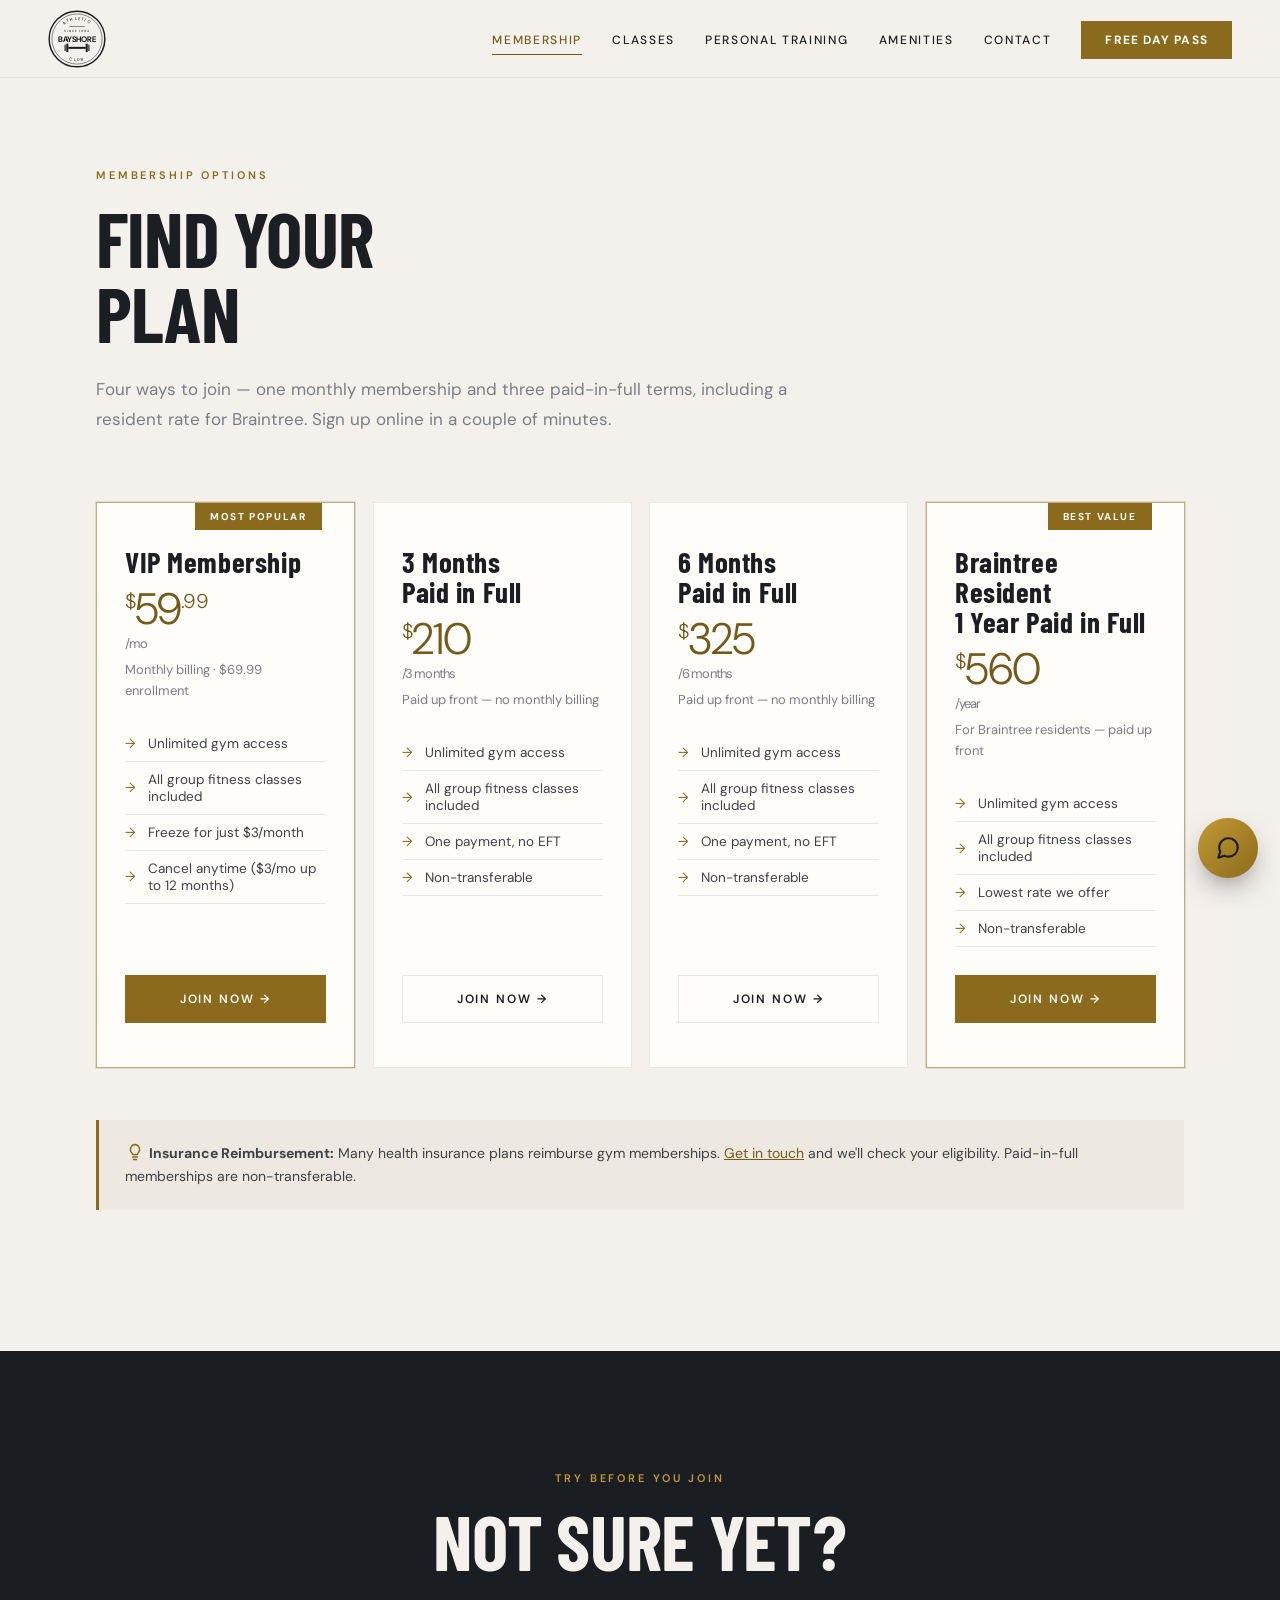
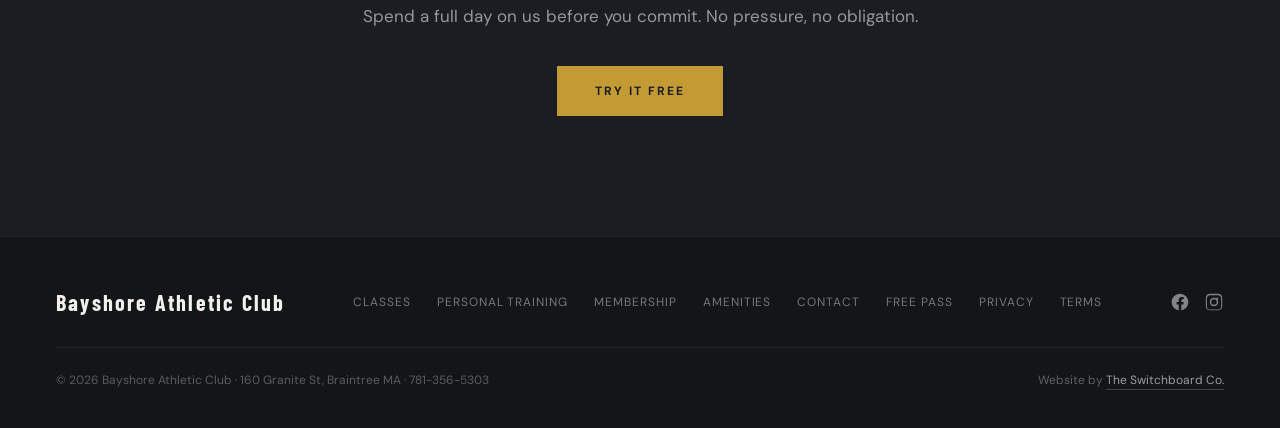
<file: memberships.html>
<!DOCTYPE html>
<html lang="en">
<head>
<meta charset="UTF-8">
<meta name="viewport" content="width=device-width, initial-scale=1.0">
<title>Memberships | Bayshore Athletic Club</title>
<meta name="description" content="Bayshore Athletic Club memberships in Braintree, MA — $59.99/mo VIP plus 3-month, 6-month, and Braintree resident paid-in-full options. Join online.">
<meta property="og:type" content="website">
<meta property="og:site_name" content="Bayshore Athletic Club">
<meta property="og:title" content="Membership at Bayshore Athletic Club">
<meta property="og:description" content="One monthly membership and three paid-in-full terms, including a Braintree resident rate. Join online in minutes.">
<meta property="og:url" content="https://bayshoreac.com/memberships.html">
<meta property="og:image" content="https://bayshoreac.com/images/gym-interior.jpg">
<meta property="og:image:alt" content="The training floor at Bayshore Athletic Club">
<meta name="twitter:card" content="summary_large_image">
<meta name="twitter:title" content="Membership at Bayshore Athletic Club">
<meta name="twitter:description" content="One monthly membership and three paid-in-full terms, including a Braintree resident rate. Join online in minutes.">
<meta name="twitter:image" content="https://bayshoreac.com/images/gym-interior.jpg">
<link rel="canonical" href="https://bayshoreac.com/memberships.html">
<link rel="preconnect" href="https://fonts.googleapis.com">
<link rel="preconnect" href="https://fonts.gstatic.com" crossorigin>
<link href="https://fonts.googleapis.com/css2?family=Barlow+Condensed:wght@500;600;700&family=DM+Sans:wght@300;400;500;600;700&display=swap" rel="stylesheet">
<link rel="stylesheet" href="styles.css?v=18">
<link rel="icon" type="image/svg+xml" href="favicon.svg">
<link rel="icon" type="image/png" sizes="32x32" href="favicon-32.png">
<link rel="icon" type="image/png" sizes="16x16" href="favicon-16.png">
<link rel="shortcut icon" href="favicon.ico">
<link rel="apple-touch-icon" sizes="180x180" href="apple-touch-icon.png">
<meta name="theme-color" content="#1c1f24">
<!-- structured data -->
<script type="application/ld+json">
{
  "@context": "https://schema.org",
  "@graph": [
    {
      "@type": "WebPage",
      "@id": "https://bayshoreac.com/memberships.html#webpage",
      "url": "https://bayshoreac.com/memberships.html",
      "name": "Memberships",
      "isPartOf": {
        "@id": "https://bayshoreac.com/#website"
      },
      "about": {
        "@id": "https://bayshoreac.com/#business"
      },
      "description": "Bayshore Athletic Club memberships in Braintree, MA — $59.99/mo VIP plus 3-month, 6-month, and Braintree resident paid-in-full options. Join online."
    },
    {
      "@type": "BreadcrumbList",
      "itemListElement": [
        {
          "@type": "ListItem",
          "position": 1,
          "name": "Home",
          "item": "https://bayshoreac.com/"
        },
        {
          "@type": "ListItem",
          "position": 2,
          "name": "Memberships",
          "item": "https://bayshoreac.com/memberships.html"
        }
      ]
    }
  ]
}
</script>
</head>
<body>
<!-- NAV -->
<nav id="navbar" class="nav--light">
  <a href="index.html" class="nav-logo" aria-label="Bayshore Athletic Club — home">
    <svg class="nav-logo-mark" viewBox="0 0 400 400" role="img" aria-label="Bayshore Athletic Club">
      <defs>
        <path id="navArcTop" d="M 200,200 m -132,0 a 132,132 0 0 1 264,0" />
        <path id="navArcBottom" d="M 200,200 m -152,0 a 152,152 0 0 0 304,0" />
      </defs>
      <circle cx="200" cy="200" r="192" fill="none" stroke="currentColor" stroke-width="10" />
      <circle cx="200" cy="200" r="173" fill="none" stroke="currentColor" stroke-width="3.5" />
      <text class="badge-arc" fill="currentColor">
        <textPath href="#navArcTop" startOffset="50%" text-anchor="middle">ATHLETIC</textPath>
      </text>
      <text class="badge-arc" fill="currentColor">
        <textPath href="#navArcBottom" startOffset="50%" text-anchor="middle">CLUB</textPath>
      </text>
      <rect x="147" y="113" width="106" height="3.5" fill="currentColor" />
      <text class="badge-since" x="200" y="152" text-anchor="middle" fill="currentColor">SINCE 1994</text>
      <text class="badge-word" x="200" y="222" text-anchor="middle" fill="currentColor">BAYSHORE</text>
      <g fill="currentColor">
        <rect x="114" y="239" width="8" height="44" />
        <rect x="126" y="232" width="14" height="58" />
        <rect x="140" y="254" width="120" height="14" />
        <rect x="260" y="232" width="14" height="58" />
        <rect x="278" y="239" width="8" height="44" />
      </g>
    </svg>
  </a>
  <ul class="nav-links">
    <li><a href="memberships.html" class="active">Membership</a></li>
    <li><a href="classes.html">Classes</a></li>
    <li><a href="personal-training.html">Personal Training</a></li>
    <li><a href="amenities.html">Amenities</a></li>
    <li><a href="contact.html">Contact</a></li>
    <li><a href="free-pass.html" class="nav-cta">Free Day Pass</a></li>
  </ul>
  <div class="hamburger" id="hamburger" aria-label="Menu">
    <span></span><span></span><span></span>
  </div>
</nav>

<!-- MOBILE MENU -->
<div class="mobile-menu" id="mobileMenu">
  <a href="index.html" onclick="closeMobile()">Home</a>
  <a href="memberships.html" onclick="closeMobile()">Membership</a>
  <a href="classes.html" onclick="closeMobile()">Classes</a>
  <a href="personal-training.html" onclick="closeMobile()">Personal Training</a>
  <a href="amenities.html" onclick="closeMobile()">Amenities</a>
  <a href="contact.html" onclick="closeMobile()">Contact</a>
  <a href="free-pass.html" onclick="closeMobile()" style="color:var(--accent-lt)">Free Day Pass</a>
</div>
<!-- MEMBERSHIP -->
<section id="membership" class="section-first">
  <div class="container">
    <div class="membership-header">
      <p class="section-label">Membership Options</p>
      <h1 class="section-title">FIND YOUR<br>PLAN</h1>
      <p class="section-body">Four ways to join — one monthly membership and three paid-in-full terms, including a resident rate for Braintree. Sign up online in a couple of minutes.</p>
    </div>

    <!-- Each card links straight to its own MemberSpot signup page, so the
         plan is already selected when the visitor lands there. -->
    <div class="plan-grid-4">
      <div class="plan-card featured">
        <span class="plan-badge">Most Popular</span>
        <div class="plan-name">VIP Membership</div>
        <div class="plan-price"><sup>$</sup>59<sup>.99</sup><sub>/mo</sub></div>
        <div class="plan-desc">Monthly billing · $69.99 enrollment</div>
        <ul class="plan-features">
          <li>Unlimited gym access</li>
          <li>All group fitness classes included</li>
          <li>Freeze for just $3/month</li>
          <li>Cancel anytime ($3/mo up to 12 months)</li>
        </ul>
        <a href="https://bayshoreac.thememberspot.com/signup/bayshore-athletic-club/all/59-99-online" target="_blank" rel="noopener" class="btn-plan">Join Now →</a>
      </div>

      <div class="plan-card">
        <div class="plan-name">3 Months<br>Paid in Full</div>
        <div class="plan-price"><sup>$</sup>210<sub>/3 months</sub></div>
        <div class="plan-desc">Paid up front — no monthly billing</div>
        <ul class="plan-features">
          <li>Unlimited gym access</li>
          <li>All group fitness classes included</li>
          <li>One payment, no EFT</li>
          <li>Non-transferable</li>
        </ul>
        <a href="https://bayshoreac.thememberspot.com/signup/bayshore-athletic-club/all/3-mo-pif" target="_blank" rel="noopener" class="btn-plan">Join Now →</a>
      </div>

      <div class="plan-card">
        <div class="plan-name">6 Months<br>Paid in Full</div>
        <div class="plan-price"><sup>$</sup>325<sub>/6 months</sub></div>
        <div class="plan-desc">Paid up front — no monthly billing</div>
        <ul class="plan-features">
          <li>Unlimited gym access</li>
          <li>All group fitness classes included</li>
          <li>One payment, no EFT</li>
          <li>Non-transferable</li>
        </ul>
        <a href="https://bayshoreac.thememberspot.com/signup/bayshore-athletic-club/all/6-mo-pif" target="_blank" rel="noopener" class="btn-plan">Join Now →</a>
      </div>

      <div class="plan-card featured">
        <span class="plan-badge">Best Value</span>
        <div class="plan-name">Braintree Resident<br>1 Year Paid in Full</div>
        <div class="plan-price"><sup>$</sup>560<sub>/year</sub></div>
        <div class="plan-desc">For Braintree residents — paid up front</div>
        <ul class="plan-features">
          <li>Unlimited gym access</li>
          <li>All group fitness classes included</li>
          <li>Lowest rate we offer</li>
          <li>Non-transferable</li>
        </ul>
        <a href="https://bayshoreac.thememberspot.com/signup/bayshore-athletic-club/all/braintree-resident" target="_blank" rel="noopener" class="btn-plan">Join Now →</a>
      </div>
    </div>

    <div class="insurance-note">
      <svg class="ico" viewBox="0 0 24 24"><path d="M9 18h6M10 21h4M12 3a6 6 0 00-4 10c.7.7 1 1.3 1 2h6c0-.7.3-1.3 1-2a6 6 0 00-4-10z"/></svg><strong>Insurance Reimbursement:</strong> Many health insurance plans reimburse gym memberships. <a href="contact.html">Get in touch</a> and we'll check your eligibility. Paid-in-full memberships are non-transferable.
    </div>
  </div>
</section>
<!-- CLOSING CTA -->
<section class="cta-band">
  <div class="container">
    <p class="section-label">Try Before You Join</p>
    <h2 class="section-title">NOT SURE YET?</h2>
    <p class="section-body">Spend a full day on us before you commit. No pressure, no obligation.</p>
    <div class="cta-actions">
      <a href="free-pass.html" class="btn-primary">Try It Free</a>
    </div>
  </div>
</section>
<!-- FOOTER -->
<footer>
  <div class="footer-row">
    <div class="footer-logo">Bayshore Athletic Club</div>
    <div class="footer-links">
      <a href="classes.html">Classes</a>
      <a href="personal-training.html">Personal Training</a>
      <a href="memberships.html">Membership</a>
      <a href="amenities.html">Amenities</a>
      <a href="contact.html">Contact</a>
      <a href="free-pass.html">Free Pass</a>
      <a href="privacy.html">Privacy</a>
      <a href="terms.html">Terms</a>
    </div>
    <div class="footer-social">
      <a href="https://www.facebook.com/bayshore.athletic.club/" target="_blank" rel="noopener" aria-label="Bayshore Athletic Club on Facebook"><svg viewBox="0 0 24 24" width="20" height="20" fill="currentColor" aria-hidden="true"><path d="M22 12.06C22 6.5 17.52 2 12 2S2 6.5 2 12.06c0 5.02 3.66 9.18 8.44 9.94v-7.03H7.9v-2.9h2.54V9.85c0-2.5 1.49-3.89 3.77-3.89 1.1 0 2.24.2 2.24.2v2.46H15.2c-1.24 0-1.63.77-1.63 1.56v1.88h2.78l-.45 2.9h-2.33V22c4.78-.76 8.44-4.92 8.44-9.94Z"/></svg></a>
      <a href="https://www.instagram.com/bayshoreathleticclub/" target="_blank" rel="noopener" aria-label="Bayshore Athletic Club on Instagram"><svg viewBox="0 0 24 24" width="20" height="20" fill="currentColor" aria-hidden="true"><path d="M12 2.16c3.2 0 3.58.01 4.85.07 1.17.05 1.8.25 2.23.41.56.22.96.48 1.38.9.42.42.68.82.9 1.38.16.42.36 1.06.41 2.23.06 1.27.07 1.65.07 4.85s-.01 3.58-.07 4.85c-.05 1.17-.25 1.8-.41 2.23-.22.56-.48.96-.9 1.38-.42.42-.82.68-1.38.9-.42.16-1.06.36-2.23.41-1.27.06-1.65.07-4.85.07s-3.58-.01-4.85-.07c-1.17-.05-1.8-.25-2.23-.41a3.7 3.7 0 0 1-1.38-.9 3.7 3.7 0 0 1-.9-1.38c-.16-.42-.36-1.06-.41-2.23-.06-1.27-.07-1.65-.07-4.85s.01-3.58.07-4.85c.05-1.17.25-1.8.41-2.23.22-.56.48-.96.9-1.38.42-.42.82-.68 1.38-.9.42-.16 1.06-.36 2.23-.41C8.42 2.17 8.8 2.16 12 2.16Zm0 1.8c-3.15 0-3.5.01-4.74.07-.9.04-1.38.19-1.71.32-.43.17-.74.37-1.05.69-.32.31-.52.62-.69 1.05-.13.33-.28.81-.32 1.71-.06 1.24-.07 1.59-.07 4.74s.01 3.5.07 4.74c.04.9.19 1.38.32 1.71.17.43.37.74.69 1.05.31.32.62.52 1.05.69.33.13.81.28 1.71.32 1.24.06 1.59.07 4.74.07s3.5-.01 4.74-.07c.9-.04 1.38-.19 1.71-.32.43-.17.74-.37 1.05-.69.32-.31.52-.62.69-1.05.13-.33.28-.81.32-1.71.06-1.24.07-1.59.07-4.74s-.01-3.5-.07-4.74c-.04-.9-.19-1.38-.32-1.71a2.83 2.83 0 0 0-.69-1.05 2.83 2.83 0 0 0-1.05-.69c-.33-.13-.81-.28-1.71-.32-1.24-.06-1.59-.07-4.74-.07Zm0 3.06A5.04 5.04 0 1 1 12 17.1a5.04 5.04 0 0 1 0-10.08Zm0 1.8a3.24 3.24 0 1 0 0 6.48 3.24 3.24 0 0 0 0-6.48Zm5.24-1.13a1.18 1.18 0 1 1-2.36 0 1.18 1.18 0 0 1 2.36 0Z"/></svg></a>
    </div>
  </div>
  <div class="footer-bottom">
    <span class="footer-copy">© 2026 Bayshore Athletic Club · 160 Granite St, Braintree MA · <a href="tel:7813565303">781-356-5303</a></span>
    <span class="footer-credit">Website by <a href="https://switchboardcompany.com" target="_blank" rel="noopener">The Switchboard Co.</a></span>
  </div>
</footer>

<script src="script.js?v=19"></script>
<script src="chat.js?v=4"></script>
</body>
</html>
</file>
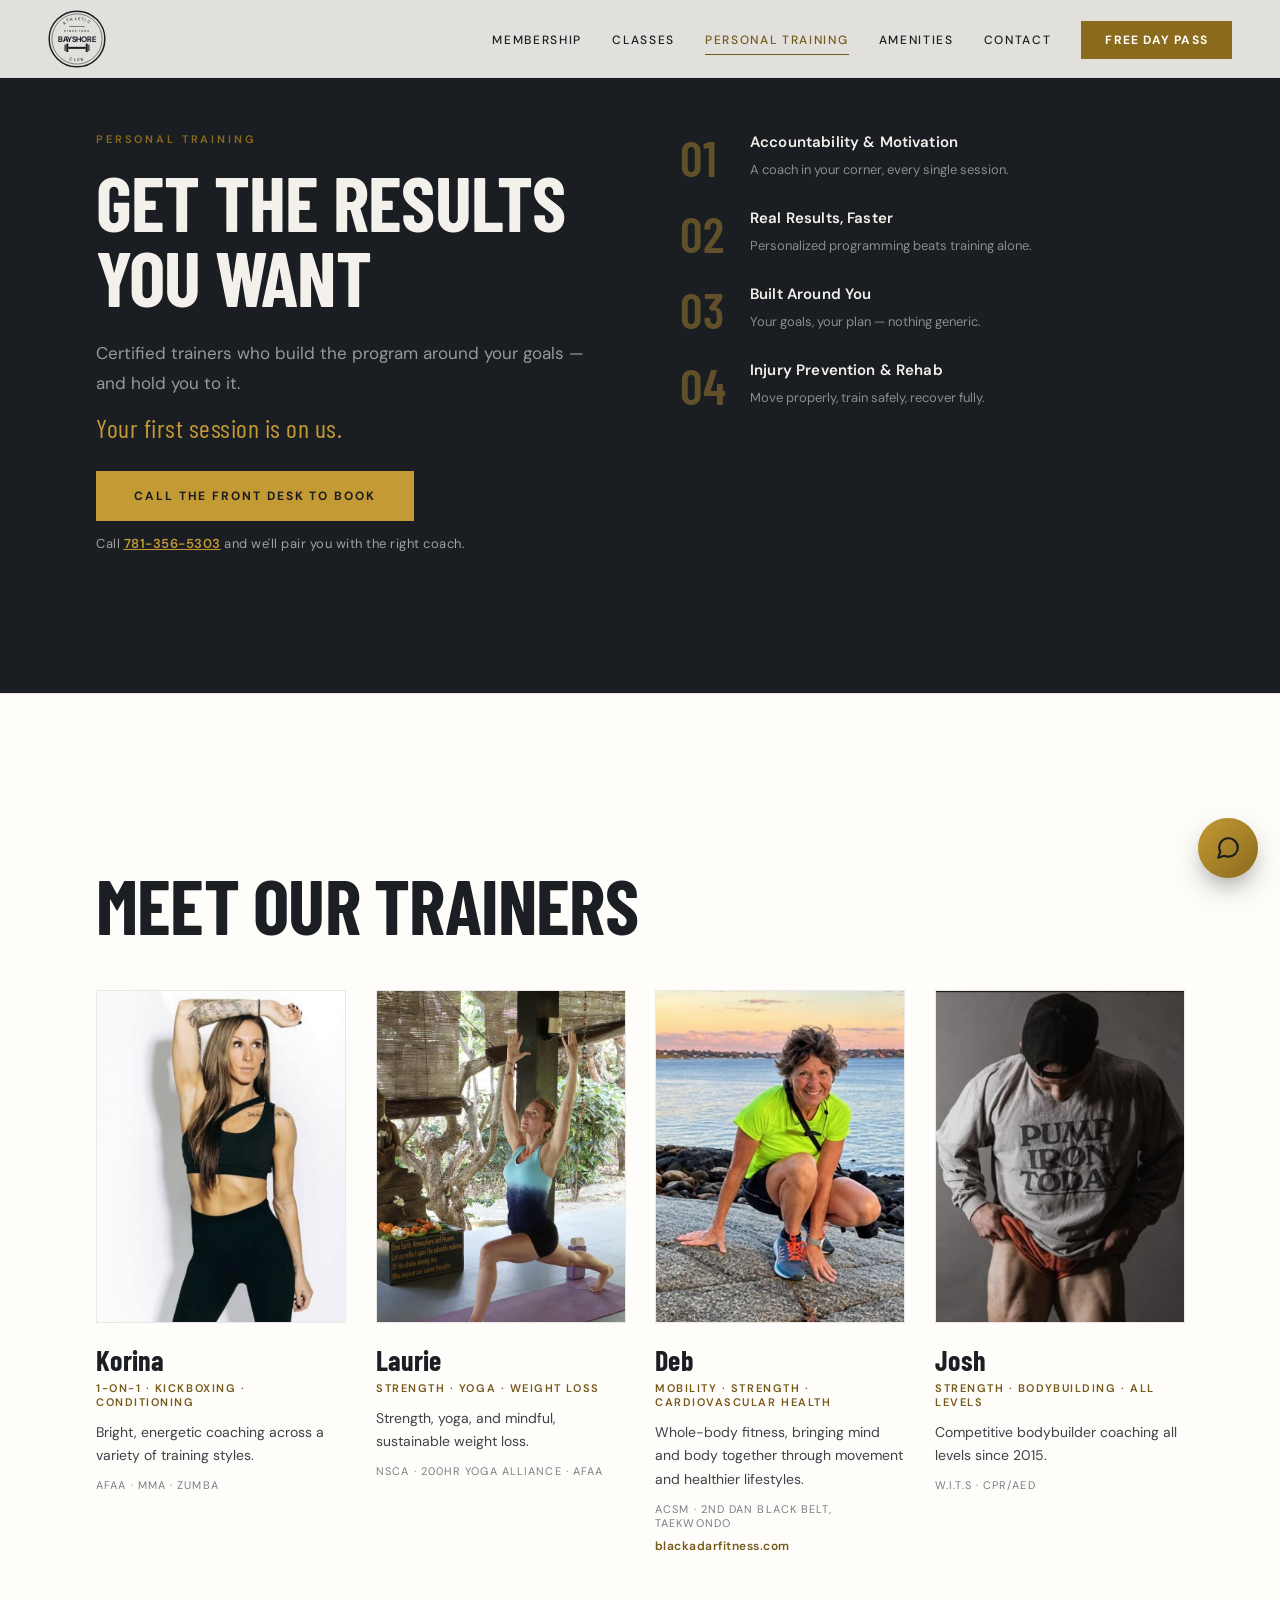
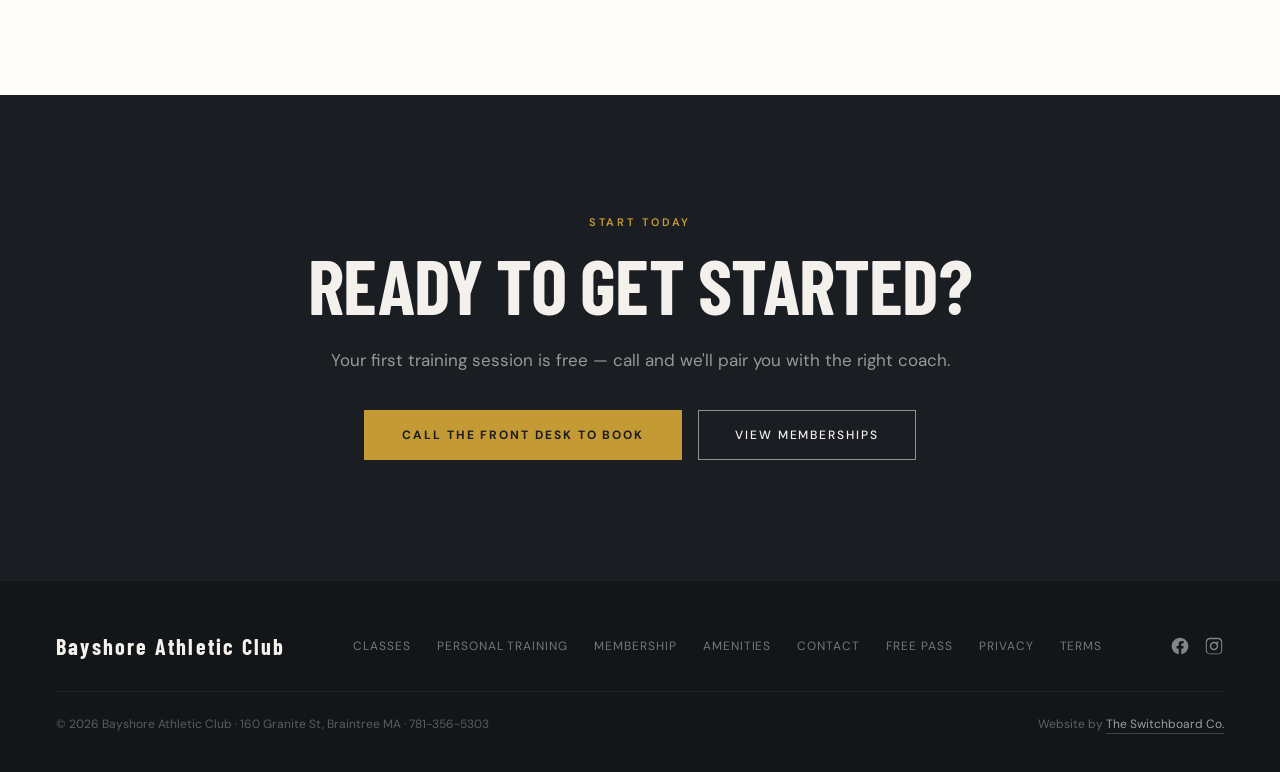
<file: personal-training.html>
<!DOCTYPE html>
<html lang="en">
<head>
<meta charset="UTF-8">
<meta name="viewport" content="width=device-width, initial-scale=1.0">
<title>Personal Training | Bayshore Athletic Club</title>
<meta name="description" content="One-on-one personal training at Bayshore Athletic Club in Braintree, MA. Meet our certified trainers and book a free assessment.">
<meta property="og:type" content="website">
<meta property="og:site_name" content="Bayshore Athletic Club">
<meta property="og:title" content="Personal Training at Bayshore Athletic Club">
<meta property="og:description" content="Certified trainers, a plan built around you, and a free assessment to start. Braintree, MA.">
<meta property="og:url" content="https://bayshoreac.com/personal-training.html">
<meta property="og:image" content="https://bayshoreac.com/images/gym-interior.jpg">
<meta property="og:image:alt" content="The training floor at Bayshore Athletic Club">
<meta name="twitter:card" content="summary_large_image">
<meta name="twitter:title" content="Personal Training at Bayshore Athletic Club">
<meta name="twitter:description" content="Certified trainers, a plan built around you, and a free assessment to start. Braintree, MA.">
<meta name="twitter:image" content="https://bayshoreac.com/images/gym-interior.jpg">
<link rel="canonical" href="https://bayshoreac.com/personal-training.html">
<link rel="preconnect" href="https://fonts.googleapis.com">
<link rel="preconnect" href="https://fonts.gstatic.com" crossorigin>
<link href="https://fonts.googleapis.com/css2?family=Barlow+Condensed:wght@500;600;700&family=DM+Sans:wght@300;400;500;600;700&display=swap" rel="stylesheet">
<link rel="stylesheet" href="styles.css?v=18">
<link rel="icon" type="image/svg+xml" href="favicon.svg">
<link rel="icon" type="image/png" sizes="32x32" href="favicon-32.png">
<link rel="icon" type="image/png" sizes="16x16" href="favicon-16.png">
<link rel="shortcut icon" href="favicon.ico">
<link rel="apple-touch-icon" sizes="180x180" href="apple-touch-icon.png">
<meta name="theme-color" content="#1c1f24">
<!-- structured data -->
<script type="application/ld+json">
{
  "@context": "https://schema.org",
  "@graph": [
    {
      "@type": "WebPage",
      "@id": "https://bayshoreac.com/personal-training.html#webpage",
      "url": "https://bayshoreac.com/personal-training.html",
      "name": "Personal Training",
      "isPartOf": {
        "@id": "https://bayshoreac.com/#website"
      },
      "about": {
        "@id": "https://bayshoreac.com/#business"
      },
      "description": "One-on-one personal training at Bayshore Athletic Club in Braintree, MA. Meet our certified trainers and book a free assessment."
    },
    {
      "@type": "BreadcrumbList",
      "itemListElement": [
        {
          "@type": "ListItem",
          "position": 1,
          "name": "Home",
          "item": "https://bayshoreac.com/"
        },
        {
          "@type": "ListItem",
          "position": 2,
          "name": "Personal Training",
          "item": "https://bayshoreac.com/personal-training.html"
        }
      ]
    }
  ]
}
</script>
</head>
<body>
<!-- NAV -->
<nav id="navbar" class="nav--light">
  <a href="index.html" class="nav-logo" aria-label="Bayshore Athletic Club — home">
    <svg class="nav-logo-mark" viewBox="0 0 400 400" role="img" aria-label="Bayshore Athletic Club">
      <defs>
        <path id="navArcTop" d="M 200,200 m -132,0 a 132,132 0 0 1 264,0" />
        <path id="navArcBottom" d="M 200,200 m -152,0 a 152,152 0 0 0 304,0" />
      </defs>
      <circle cx="200" cy="200" r="192" fill="none" stroke="currentColor" stroke-width="10" />
      <circle cx="200" cy="200" r="173" fill="none" stroke="currentColor" stroke-width="3.5" />
      <text class="badge-arc" fill="currentColor">
        <textPath href="#navArcTop" startOffset="50%" text-anchor="middle">ATHLETIC</textPath>
      </text>
      <text class="badge-arc" fill="currentColor">
        <textPath href="#navArcBottom" startOffset="50%" text-anchor="middle">CLUB</textPath>
      </text>
      <rect x="147" y="113" width="106" height="3.5" fill="currentColor" />
      <text class="badge-since" x="200" y="152" text-anchor="middle" fill="currentColor">SINCE 1994</text>
      <text class="badge-word" x="200" y="222" text-anchor="middle" fill="currentColor">BAYSHORE</text>
      <g fill="currentColor">
        <rect x="114" y="239" width="8" height="44" />
        <rect x="126" y="232" width="14" height="58" />
        <rect x="140" y="254" width="120" height="14" />
        <rect x="260" y="232" width="14" height="58" />
        <rect x="278" y="239" width="8" height="44" />
      </g>
    </svg>
  </a>
  <ul class="nav-links">
    <li><a href="memberships.html">Membership</a></li>
    <li><a href="classes.html">Classes</a></li>
    <li><a href="personal-training.html" class="active">Personal Training</a></li>
    <li><a href="amenities.html">Amenities</a></li>
    <li><a href="contact.html">Contact</a></li>
    <li><a href="free-pass.html" class="nav-cta">Free Day Pass</a></li>
  </ul>
  <div class="hamburger" id="hamburger" aria-label="Menu">
    <span></span><span></span><span></span>
  </div>
</nav>

<!-- MOBILE MENU -->
<div class="mobile-menu" id="mobileMenu">
  <a href="index.html" onclick="closeMobile()">Home</a>
  <a href="memberships.html" onclick="closeMobile()">Membership</a>
  <a href="classes.html" onclick="closeMobile()">Classes</a>
  <a href="personal-training.html" onclick="closeMobile()">Personal Training</a>
  <a href="amenities.html" onclick="closeMobile()">Amenities</a>
  <a href="contact.html" onclick="closeMobile()">Contact</a>
  <a href="free-pass.html" onclick="closeMobile()" style="color:var(--accent-lt)">Free Day Pass</a>
</div>

<!-- WHY PERSONAL TRAINING (dark) -->
<section id="training" style="padding-top:132px;">
  <div class="container">
    <div class="training-layout">
      <div>
        <p class="section-label">Personal Training</p>
        <h1 class="section-title">GET THE RESULTS YOU WANT</h1>
        <p class="section-body" style="margin-bottom: 14px;">Certified trainers who build the program around your goals — and hold you to it.</p>
        <p style="font-family:var(--font-display); font-size:26px; letter-spacing:0.5px; color:var(--accent-lt); margin-bottom:28px;">Your first session is on us.</p>
        <a href="tel:7813565303" class="btn-primary">Call the Front Desk to Book</a>
        <p style="font-size:13px; color:rgba(244,241,237,0.62); margin-top:14px; letter-spacing:0.5px;">Call <a href="tel:7813565303" style="color:var(--accent-lt); font-weight:600;">781-356-5303</a> and we'll pair you with the right coach.</p>
      </div>
      <div class="training-benefits">
        <div class="benefit-item">
          <div class="benefit-num">01</div>
          <div>
            <div class="benefit-title">Accountability &amp; Motivation</div>
            <div class="benefit-body">A coach in your corner, every single session.</div>
          </div>
        </div>
        <div class="benefit-item">
          <div class="benefit-num">02</div>
          <div>
            <div class="benefit-title">Real Results, Faster</div>
            <div class="benefit-body">Personalized programming beats training alone.</div>
          </div>
        </div>
        <div class="benefit-item">
          <div class="benefit-num">03</div>
          <div>
            <div class="benefit-title">Built Around You</div>
            <div class="benefit-body">Your goals, your plan — nothing generic.</div>
          </div>
        </div>
        <div class="benefit-item">
          <div class="benefit-num">04</div>
          <div>
            <div class="benefit-title">Injury Prevention &amp; Rehab</div>
            <div class="benefit-body">Move properly, train safely, recover fully.</div>
          </div>
        </div>
      </div>
    </div>
  </div>
</section>

<!-- MEET OUR TRAINERS -->
<section id="trainers">
  <div class="container">
    <div>
      <p class="section-label">The Team</p>
      <h2 class="section-title">MEET OUR TRAINERS</h2>
    </div>

    <div class="trainers-grid">
      <div class="trainer-card">
        <img class="trainer-photo" src="images/trainer-korina.jpg" alt="Korina, personal trainer at Bayshore Athletic Club">
        <h3 class="trainer-name">Korina</h3>
        <p class="trainer-focus">1-on-1 · Kickboxing · Conditioning</p>
        <p class="trainer-bio">Bright, energetic coaching across a variety of training styles.</p>
        <p class="trainer-cred">AFAA · MMA · Zumba</p>
      </div>
      <div class="trainer-card">
        <img class="trainer-photo" src="images/trainer-laurie.jpg" alt="Laurie Zupkofska, personal trainer at Bayshore Athletic Club">
        <h3 class="trainer-name">Laurie</h3>
        <p class="trainer-focus">Strength · Yoga · Weight Loss</p>
        <p class="trainer-bio">Strength, yoga, and mindful, sustainable weight loss.</p>
        <p class="trainer-cred">NSCA · 200hr Yoga Alliance · AFAA</p>
      </div>
      <div class="trainer-card">
        <img class="trainer-photo" src="images/trainer-deb.jpg" alt="Deb Blackadar, personal trainer at Bayshore Athletic Club">
        <h3 class="trainer-name">Deb</h3>
        <p class="trainer-focus">Mobility · Strength · Cardiovascular Health</p>
        <p class="trainer-bio">Whole-body fitness, bringing mind and body together through movement and healthier lifestyles.</p>
        <p class="trainer-cred">ACSM · 2nd Dan Black Belt, Taekwondo</p>
        <p class="trainer-link"><a href="https://www.blackadarfitness.com/" target="_blank" rel="noopener">blackadarfitness.com</a></p>
      </div>
      <div class="trainer-card">
        <img class="trainer-photo" src="images/trainer-josh.jpg" alt="Josh, personal trainer at Bayshore Athletic Club">
        <h3 class="trainer-name">Josh</h3>
        <p class="trainer-focus">Strength · Bodybuilding · All Levels</p>
        <p class="trainer-bio">Competitive bodybuilder coaching all levels since 2015.</p>
        <p class="trainer-cred">W.I.T.S · CPR/AED</p>
      </div>
    </div>
  </div>
</section>

<!-- CLOSING CTA -->
<section class="cta-band">
  <div class="container">
    <p class="section-label">Start Today</p>
    <h2 class="section-title">READY TO GET STARTED?</h2>
    <p class="section-body">Your first training session is free — call and we'll pair you with the right coach.</p>
    <div class="cta-actions">
      <a href="tel:7813565303" class="btn-primary">Call the Front Desk to Book</a>
      <a href="memberships.html" class="btn-outline">View Memberships</a>
    </div>
  </div>
</section>

<!-- FOOTER -->
<footer>
  <div class="footer-row">
    <div class="footer-logo">Bayshore Athletic Club</div>
    <div class="footer-links">
      <a href="classes.html">Classes</a>
      <a href="personal-training.html">Personal Training</a>
      <a href="memberships.html">Membership</a>
      <a href="amenities.html">Amenities</a>
      <a href="contact.html">Contact</a>
      <a href="free-pass.html">Free Pass</a>
      <a href="privacy.html">Privacy</a>
      <a href="terms.html">Terms</a>
    </div>
    <div class="footer-social">
      <a href="https://www.facebook.com/bayshore.athletic.club/" target="_blank" rel="noopener" aria-label="Bayshore Athletic Club on Facebook"><svg viewBox="0 0 24 24" width="20" height="20" fill="currentColor" aria-hidden="true"><path d="M22 12.06C22 6.5 17.52 2 12 2S2 6.5 2 12.06c0 5.02 3.66 9.18 8.44 9.94v-7.03H7.9v-2.9h2.54V9.85c0-2.5 1.49-3.89 3.77-3.89 1.1 0 2.24.2 2.24.2v2.46H15.2c-1.24 0-1.63.77-1.63 1.56v1.88h2.78l-.45 2.9h-2.33V22c4.78-.76 8.44-4.92 8.44-9.94Z"/></svg></a>
      <a href="https://www.instagram.com/bayshoreathleticclub/" target="_blank" rel="noopener" aria-label="Bayshore Athletic Club on Instagram"><svg viewBox="0 0 24 24" width="20" height="20" fill="currentColor" aria-hidden="true"><path d="M12 2.16c3.2 0 3.58.01 4.85.07 1.17.05 1.8.25 2.23.41.56.22.96.48 1.38.9.42.42.68.82.9 1.38.16.42.36 1.06.41 2.23.06 1.27.07 1.65.07 4.85s-.01 3.58-.07 4.85c-.05 1.17-.25 1.8-.41 2.23-.22.56-.48.96-.9 1.38-.42.42-.82.68-1.38.9-.42.16-1.06.36-2.23.41-1.27.06-1.65.07-4.85.07s-3.58-.01-4.85-.07c-1.17-.05-1.8-.25-2.23-.41a3.7 3.7 0 0 1-1.38-.9 3.7 3.7 0 0 1-.9-1.38c-.16-.42-.36-1.06-.41-2.23-.06-1.27-.07-1.65-.07-4.85s.01-3.58.07-4.85c.05-1.17.25-1.8.41-2.23.22-.56.48-.96.9-1.38.42-.42.82-.68 1.38-.9.42-.16 1.06-.36 2.23-.41C8.42 2.17 8.8 2.16 12 2.16Zm0 1.8c-3.15 0-3.5.01-4.74.07-.9.04-1.38.19-1.71.32-.43.17-.74.37-1.05.69-.32.31-.52.62-.69 1.05-.13.33-.28.81-.32 1.71-.06 1.24-.07 1.59-.07 4.74s.01 3.5.07 4.74c.04.9.19 1.38.32 1.71.17.43.37.74.69 1.05.31.32.62.52 1.05.69.33.13.81.28 1.71.32 1.24.06 1.59.07 4.74.07s3.5-.01 4.74-.07c.9-.04 1.38-.19 1.71-.32.43-.17.74-.37 1.05-.69.32-.31.52-.62.69-1.05.13-.33.28-.81.32-1.71.06-1.24.07-1.59.07-4.74s-.01-3.5-.07-4.74c-.04-.9-.19-1.38-.32-1.71a2.83 2.83 0 0 0-.69-1.05 2.83 2.83 0 0 0-1.05-.69c-.33-.13-.81-.28-1.71-.32-1.24-.06-1.59-.07-4.74-.07Zm0 3.06A5.04 5.04 0 1 1 12 17.1a5.04 5.04 0 0 1 0-10.08Zm0 1.8a3.24 3.24 0 1 0 0 6.48 3.24 3.24 0 0 0 0-6.48Zm5.24-1.13a1.18 1.18 0 1 1-2.36 0 1.18 1.18 0 0 1 2.36 0Z"/></svg></a>
    </div>
  </div>
  <div class="footer-bottom">
    <span class="footer-copy">© 2026 Bayshore Athletic Club · 160 Granite St, Braintree MA · <a href="tel:7813565303">781-356-5303</a></span>
    <span class="footer-credit">Website by <a href="https://switchboardcompany.com" target="_blank" rel="noopener">The Switchboard Co.</a></span>
  </div>
</footer>

<script src="script.js?v=19"></script>
<script src="chat.js?v=4"></script>
</body>
</html>
</file>
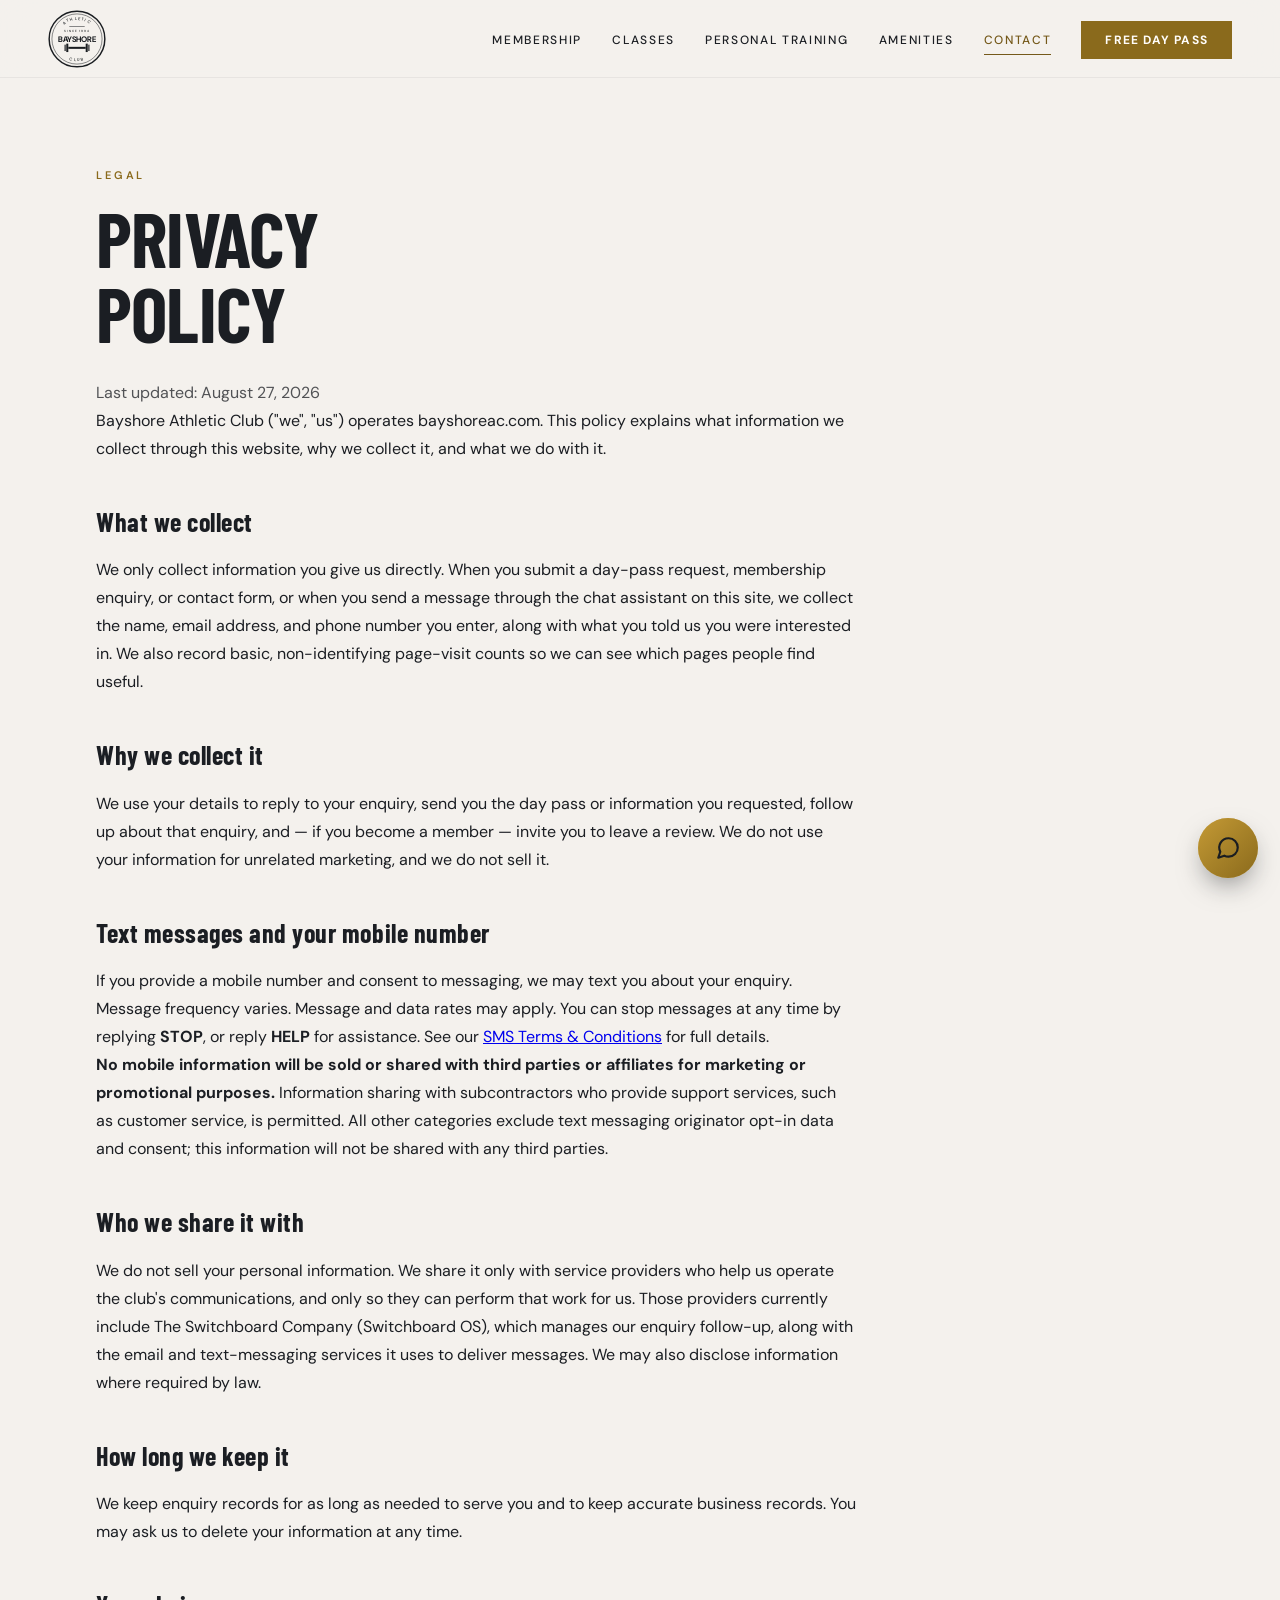
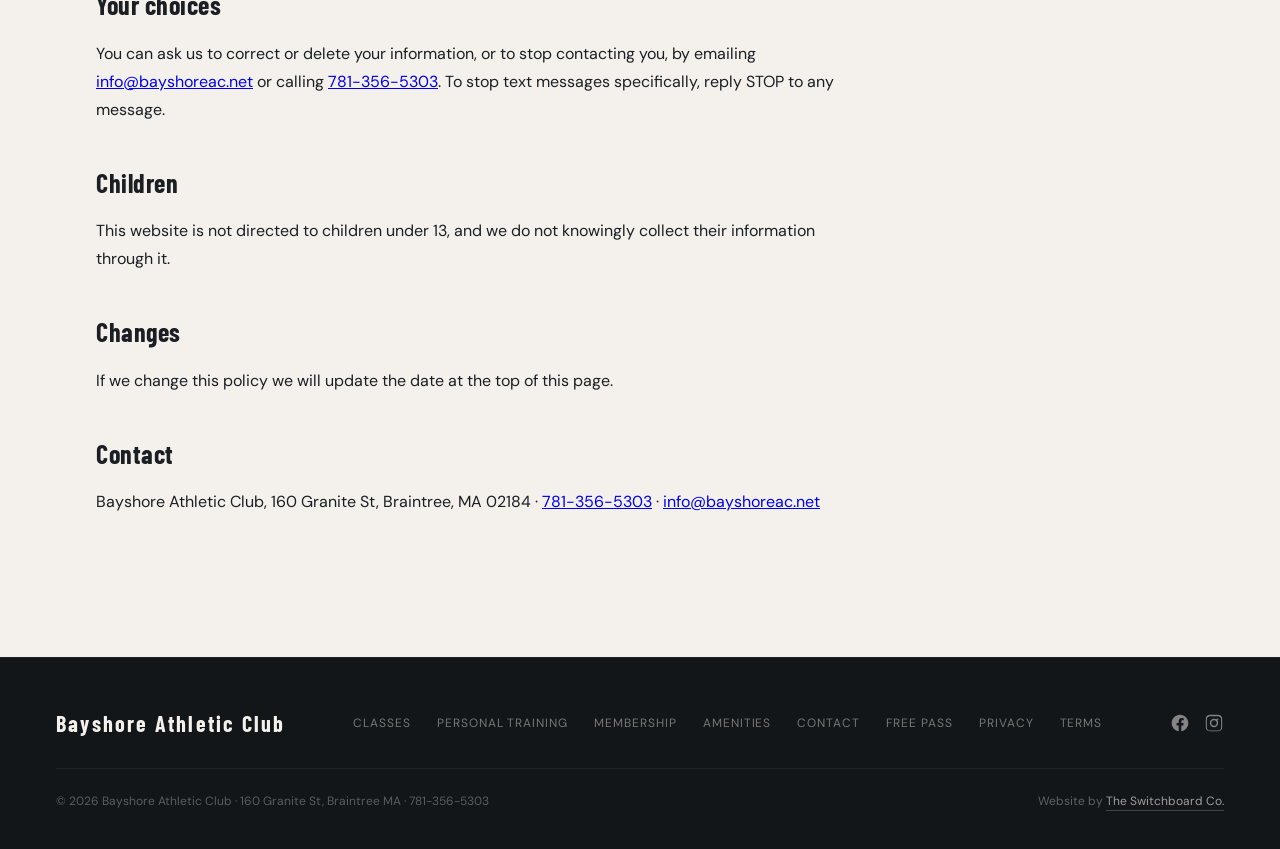
<file: privacy.html>
<!DOCTYPE html>
<html lang="en">
<head>
<meta charset="UTF-8">
<meta name="viewport" content="width=device-width, initial-scale=1.0">
<title>Privacy Policy | Bayshore Athletic Club</title>
<meta name="description" content="How Bayshore Athletic Club collects, uses, and protects the information you provide through bayshoreac.com.">
<link rel="canonical" href="https://bayshoreac.com/privacy.html">
<meta name="robots" content="index, follow">
<link rel="preconnect" href="https://fonts.googleapis.com">
<link rel="preconnect" href="https://fonts.gstatic.com" crossorigin>
<link href="https://fonts.googleapis.com/css2?family=Barlow+Condensed:wght@500;600;700&family=DM+Sans:wght@300;400;500;600;700&display=swap" rel="stylesheet">
<link rel="stylesheet" href="styles.css?v=18">
<link rel="icon" type="image/svg+xml" href="favicon.svg">
<link rel="icon" type="image/png" sizes="32x32" href="favicon-32.png">
<link rel="icon" type="image/png" sizes="16x16" href="favicon-16.png">
<link rel="shortcut icon" href="favicon.ico">
<link rel="apple-touch-icon" sizes="180x180" href="apple-touch-icon.png">
<meta name="theme-color" content="#1c1f24">
</head>
<body>
<!-- NAV -->
<nav id="navbar" class="nav--light">
  <a href="index.html" class="nav-logo" aria-label="Bayshore Athletic Club — home">
    <svg class="nav-logo-mark" viewBox="0 0 400 400" role="img" aria-label="Bayshore Athletic Club">
      <defs>
        <path id="navArcTop" d="M 200,200 m -132,0 a 132,132 0 0 1 264,0" />
        <path id="navArcBottom" d="M 200,200 m -152,0 a 152,152 0 0 0 304,0" />
      </defs>
      <circle cx="200" cy="200" r="192" fill="none" stroke="currentColor" stroke-width="10" />
      <circle cx="200" cy="200" r="173" fill="none" stroke="currentColor" stroke-width="3.5" />
      <text class="badge-arc" fill="currentColor">
        <textPath href="#navArcTop" startOffset="50%" text-anchor="middle">ATHLETIC</textPath>
      </text>
      <text class="badge-arc" fill="currentColor">
        <textPath href="#navArcBottom" startOffset="50%" text-anchor="middle">CLUB</textPath>
      </text>
      <rect x="147" y="113" width="106" height="3.5" fill="currentColor" />
      <text class="badge-since" x="200" y="152" text-anchor="middle" fill="currentColor">SINCE 1994</text>
      <text class="badge-word" x="200" y="222" text-anchor="middle" fill="currentColor">BAYSHORE</text>
      <g fill="currentColor">
        <rect x="114" y="239" width="8" height="44" />
        <rect x="126" y="232" width="14" height="58" />
        <rect x="140" y="254" width="120" height="14" />
        <rect x="260" y="232" width="14" height="58" />
        <rect x="278" y="239" width="8" height="44" />
      </g>
    </svg>
  </a>
  <ul class="nav-links">
    <li><a href="memberships.html">Membership</a></li>
    <li><a href="classes.html">Classes</a></li>
    <li><a href="personal-training.html">Personal Training</a></li>
    <li><a href="amenities.html">Amenities</a></li>
    <li><a href="contact.html" class="active">Contact</a></li>
    <li><a href="free-pass.html" class="nav-cta">Free Day Pass</a></li>
  </ul>
  <div class="hamburger" id="hamburger" aria-label="Menu">
    <span></span><span></span><span></span>
  </div>
</nav>
<section class="section-first">
  <div class="container">
    <p class="section-label">Legal</p>
    <h1 class="section-title">PRIVACY<br>POLICY</h1>
    <div style="max-width:760px; line-height:1.75; font-size:16px;">
      <p style="margin-top:28px; opacity:.75;">Last updated: August 27, 2026</p>

      <p>Bayshore Athletic Club ("we", "us") operates bayshoreac.com. This policy explains what
      information we collect through this website, why we collect it, and what we do with it.</p>

      <h2 style="font-family:'Barlow Condensed',sans-serif; font-size:26px; letter-spacing:.02em; margin:36px 0 12px;">What we collect</h2>
      <p>We only collect information you give us directly. When you submit a day-pass request,
      membership enquiry, or contact form, or when you send a message through the chat assistant on
      this site, we collect the name, email address, and phone number you enter, along with what you
      told us you were interested in. We also record basic, non-identifying page-visit counts so we
      can see which pages people find useful.</p>

      <h2 style="font-family:'Barlow Condensed',sans-serif; font-size:26px; letter-spacing:.02em; margin:36px 0 12px;">Why we collect it</h2>
      <p>We use your details to reply to your enquiry, send you the day pass or information you
      requested, follow up about that enquiry, and — if you become a member — invite you to leave a
      review. We do not use your information for unrelated marketing, and we do not sell it.</p>

      <h2 style="font-family:'Barlow Condensed',sans-serif; font-size:26px; letter-spacing:.02em; margin:36px 0 12px;">Text messages and your mobile number</h2>
      <p>If you provide a mobile number and consent to messaging, we may text you about your enquiry.
      Message frequency varies. Message and data rates may apply. You can stop messages at any time
      by replying <strong>STOP</strong>, or reply <strong>HELP</strong> for assistance. See our
      <a href="terms.html">SMS Terms &amp; Conditions</a> for full details.</p>
      <p><strong>No mobile information will be sold or shared with third parties or affiliates for
      marketing or promotional purposes.</strong> Information sharing with subcontractors who provide
      support services, such as customer service, is permitted. All other categories exclude text
      messaging originator opt-in data and consent; this information will not be shared with any
      third parties.</p>

      <h2 style="font-family:'Barlow Condensed',sans-serif; font-size:26px; letter-spacing:.02em; margin:36px 0 12px;">Who we share it with</h2>
      <p>We do not sell your personal information. We share it only with service providers who help
      us operate the club's communications, and only so they can perform that work for us. Those
      providers currently include The Switchboard Company (Switchboard OS), which manages our
      enquiry follow-up, along with the email and text-messaging services it uses to deliver
      messages. We may also disclose information where required by law.</p>

      <h2 style="font-family:'Barlow Condensed',sans-serif; font-size:26px; letter-spacing:.02em; margin:36px 0 12px;">How long we keep it</h2>
      <p>We keep enquiry records for as long as needed to serve you and to keep accurate business
      records. You may ask us to delete your information at any time.</p>

      <h2 style="font-family:'Barlow Condensed',sans-serif; font-size:26px; letter-spacing:.02em; margin:36px 0 12px;">Your choices</h2>
      <p>You can ask us to correct or delete your information, or to stop contacting you, by emailing
      <a href="mailto:info@bayshoreac.net">info@bayshoreac.net</a> or calling
      <a href="tel:7813565303">781-356-5303</a>. To stop text messages specifically, reply STOP to
      any message.</p>

      <h2 style="font-family:'Barlow Condensed',sans-serif; font-size:26px; letter-spacing:.02em; margin:36px 0 12px;">Children</h2>
      <p>This website is not directed to children under 13, and we do not knowingly collect their
      information through it.</p>

      <h2 style="font-family:'Barlow Condensed',sans-serif; font-size:26px; letter-spacing:.02em; margin:36px 0 12px;">Changes</h2>
      <p>If we change this policy we will update the date at the top of this page.</p>

      <h2 style="font-family:'Barlow Condensed',sans-serif; font-size:26px; letter-spacing:.02em; margin:36px 0 12px;">Contact</h2>
      <p>Bayshore Athletic Club, 160 Granite St, Braintree, MA 02184 ·
      <a href="tel:7813565303">781-356-5303</a> ·
      <a href="mailto:info@bayshoreac.net">info@bayshoreac.net</a></p>
    </div>
  </div>
</section>
<footer>
  <div class="footer-row">
    <div class="footer-logo">Bayshore Athletic Club</div>
    <div class="footer-links">
      <a href="classes.html">Classes</a>
      <a href="personal-training.html">Personal Training</a>
      <a href="memberships.html">Membership</a>
      <a href="amenities.html">Amenities</a>
      <a href="contact.html">Contact</a>
      <a href="free-pass.html">Free Pass</a>
      <a href="privacy.html">Privacy</a>
      <a href="terms.html">Terms</a>
    </div>
    <div class="footer-social">
      <a href="https://www.facebook.com/bayshore.athletic.club/" target="_blank" rel="noopener" aria-label="Bayshore Athletic Club on Facebook"><svg viewBox="0 0 24 24" width="20" height="20" fill="currentColor" aria-hidden="true"><path d="M22 12.06C22 6.5 17.52 2 12 2S2 6.5 2 12.06c0 5.02 3.66 9.18 8.44 9.94v-7.03H7.9v-2.9h2.54V9.85c0-2.5 1.49-3.89 3.77-3.89 1.1 0 2.24.2 2.24.2v2.46H15.2c-1.24 0-1.63.77-1.63 1.56v1.88h2.78l-.45 2.9h-2.33V22c4.78-.76 8.44-4.92 8.44-9.94Z"/></svg></a>
      <a href="https://www.instagram.com/bayshoreathleticclub/" target="_blank" rel="noopener" aria-label="Bayshore Athletic Club on Instagram"><svg viewBox="0 0 24 24" width="20" height="20" fill="currentColor" aria-hidden="true"><path d="M12 2.16c3.2 0 3.58.01 4.85.07 1.17.05 1.8.25 2.23.41.56.22.96.48 1.38.9.42.42.68.82.9 1.38.16.42.36 1.06.41 2.23.06 1.27.07 1.65.07 4.85s-.01 3.58-.07 4.85c-.05 1.17-.25 1.8-.41 2.23-.22.56-.48.96-.9 1.38-.42.42-.82.68-1.38.9-.42.16-1.06.36-2.23.41-1.27.06-1.65.07-4.85.07s-3.58-.01-4.85-.07c-1.17-.05-1.8-.25-2.23-.41a3.7 3.7 0 0 1-1.38-.9 3.7 3.7 0 0 1-.9-1.38c-.16-.42-.36-1.06-.41-2.23-.06-1.27-.07-1.65-.07-4.85s.01-3.58.07-4.85c.05-1.17.25-1.8.41-2.23.22-.56.48-.96.9-1.38.42-.42.82-.68 1.38-.9.42-.16 1.06-.36 2.23-.41C8.42 2.17 8.8 2.16 12 2.16Zm0 1.8c-3.15 0-3.5.01-4.74.07-.9.04-1.38.19-1.71.32-.43.17-.74.37-1.05.69-.32.31-.52.62-.69 1.05-.13.33-.28.81-.32 1.71-.06 1.24-.07 1.59-.07 4.74s.01 3.5.07 4.74c.04.9.19 1.38.32 1.71.17.43.37.74.69 1.05.31.32.62.52 1.05.69.33.13.81.28 1.71.32 1.24.06 1.59.07 4.74.07s3.5-.01 4.74-.07c.9-.04 1.38-.19 1.71-.32.43-.17.74-.37 1.05-.69.32-.31.52-.62.69-1.05.13-.33.28-.81.32-1.71.06-1.24.07-1.59.07-4.74s-.01-3.5-.07-4.74c-.04-.9-.19-1.38-.32-1.71a2.83 2.83 0 0 0-.69-1.05 2.83 2.83 0 0 0-1.05-.69c-.33-.13-.81-.28-1.71-.32-1.24-.06-1.59-.07-4.74-.07Zm0 3.06A5.04 5.04 0 1 1 12 17.1a5.04 5.04 0 0 1 0-10.08Zm0 1.8a3.24 3.24 0 1 0 0 6.48 3.24 3.24 0 0 0 0-6.48Zm5.24-1.13a1.18 1.18 0 1 1-2.36 0 1.18 1.18 0 0 1 2.36 0Z"/></svg></a>
    </div>
  </div>
  <div class="footer-bottom">
    <span class="footer-copy">© 2026 Bayshore Athletic Club · 160 Granite St, Braintree MA · <a href="tel:7813565303">781-356-5303</a></span>
    <span class="footer-credit">Website by <a href="https://switchboardcompany.com" target="_blank" rel="noopener">The Switchboard Co.</a></span>
  </div>
</footer>
<script src="script.js?v=19"></script>
<script src="chat.js?v=4"></script>
</body>
</html>
</file>
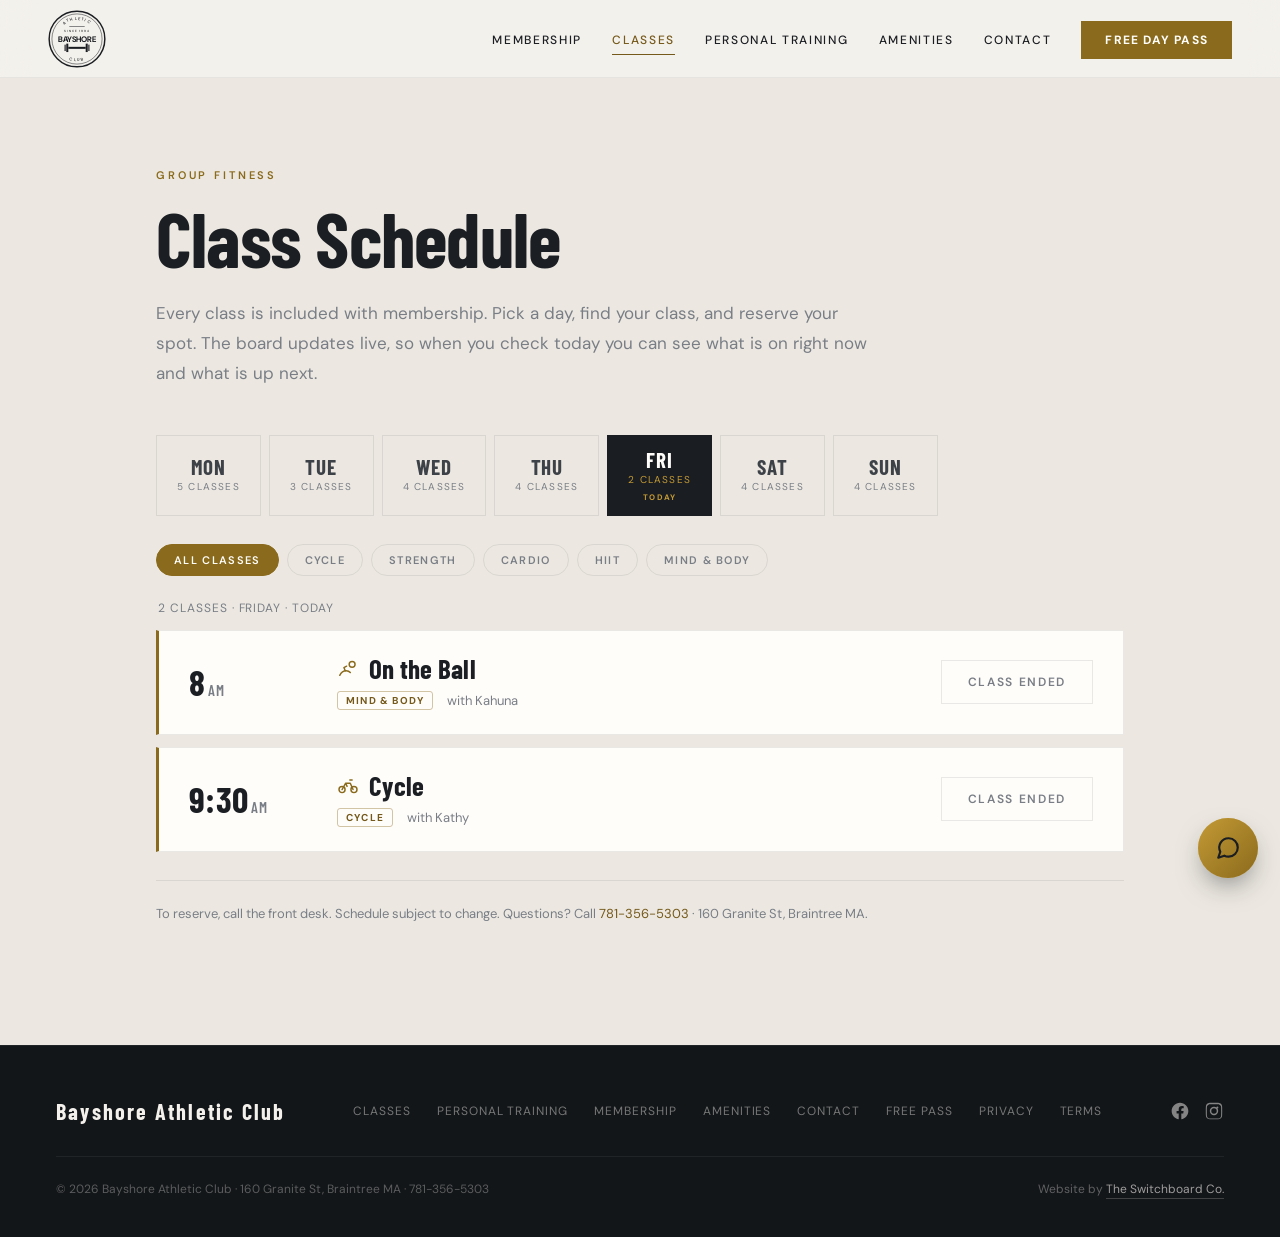
<file: schedule.html>
<!DOCTYPE html>
<html lang="en">
<head>
<meta charset="UTF-8">
<meta name="viewport" content="width=device-width, initial-scale=1.0">
<title>Class Schedule | Bayshore Athletic Club</title>
<meta property="og:type" content="website">
<meta property="og:site_name" content="Bayshore Athletic Club">
<meta property="og:title" content="Class Schedule — Bayshore Athletic Club">
<meta property="og:description" content="The full weekly group fitness schedule at Bayshore Athletic Club in Braintree, MA.">
<meta property="og:url" content="https://bayshoreac.com/schedule.html">
<meta property="og:image" content="https://bayshoreac.com/images/gym-interior.jpg">
<meta property="og:image:alt" content="The training floor at Bayshore Athletic Club">
<meta name="twitter:card" content="summary_large_image">
<meta name="twitter:title" content="Class Schedule — Bayshore Athletic Club">
<meta name="twitter:description" content="The full weekly group fitness schedule at Bayshore Athletic Club in Braintree, MA.">
<meta name="twitter:image" content="https://bayshoreac.com/images/gym-interior.jpg">
<link rel="canonical" href="https://bayshoreac.com/schedule.html">
<link rel="preconnect" href="https://fonts.googleapis.com">
<link rel="preconnect" href="https://fonts.gstatic.com" crossorigin>
<link href="https://fonts.googleapis.com/css2?family=Barlow+Condensed:wght@500;600;700&family=DM+Sans:wght@300;400;500;600;700&display=swap" rel="stylesheet">
<link rel="stylesheet" href="styles.css?v=18">
<style>
  /* ── SCHEDULE (page-specific overrides on top of styles.css) ── */
  #schedule { background: var(--bg-alt); padding: clamp(128px, 15vw, 168px) 0 clamp(84px, 10vw, 120px); }
  #schedule .container { max-width: 1080px; }

  /* Day tabs */
  .sched-days {
    display: flex; gap: 8px; margin: 46px 0 24px;
    overflow-x: auto; padding-bottom: 4px;
    -webkit-overflow-scrolling: touch; scrollbar-width: none;
  }
  .sched-days::-webkit-scrollbar { display: none; }
  .day-tab {
    flex: 0 0 auto; cursor: pointer;
    background: transparent; border: 1px solid var(--border);
    padding: 13px 20px; min-width: 78px; text-align: center;
    font-family: inherit; color: var(--ink-mid);
    transition: background .35s var(--ease-soft), color .35s var(--ease-soft), border-color .35s var(--ease-soft);
  }
  .day-tab .day-abbr {
    font-family: var(--font-display); font-weight: 700; font-size: 21px;
    letter-spacing: .04em; line-height: 1; display: block;
  }
  .day-tab .day-meta {
    font-size: 10px; letter-spacing: .12em; text-transform: uppercase;
    color: var(--muted); margin-top: 5px;
  }
  .day-tab:hover { border-color: var(--accent); color: var(--accent); }
  .day-tab.active { background: var(--dark); border-color: var(--dark); color: var(--white); }
  .day-tab.active .day-meta { color: var(--accent-lt); }
  .day-tab.is-today::after {
    content: 'TODAY'; display: block; font-size: 8px; letter-spacing: .14em;
    color: var(--accent); margin-top: 5px; font-weight: 700;
  }
  .day-tab.active.is-today::after { color: var(--accent-lt); }

  /* Category filters */
  .sched-filters { display: flex; flex-wrap: wrap; gap: 8px; margin-bottom: 4px; }
  .filter-chip {
    cursor: pointer; background: transparent;
    border: 1px solid var(--border); border-radius: 999px;
    padding: 8px 17px; font-family: inherit;
    font-size: 11px; font-weight: 600; letter-spacing: .12em; text-transform: uppercase;
    color: var(--muted); transition: background .35s var(--ease-soft), color .35s var(--ease-soft), border-color .35s var(--ease-soft);
  }
  .filter-chip:hover { border-color: var(--accent); color: var(--accent); }
  .filter-chip.active { background: var(--accent); border-color: var(--accent); color: var(--white); }

  .sched-count {
    font-size: 12px; letter-spacing: .08em; text-transform: uppercase;
    color: var(--muted); margin: 24px 2px 14px; min-height: 14px;
  }

  /* Session rows */
  .sched-list { display: flex; flex-direction: column; gap: 12px; }
  .session {
    background: var(--bg-card); border: 1px solid var(--border);
    border-left: 3px solid var(--accent);
    display: grid; grid-template-columns: 120px 1fr auto;
    align-items: center; gap: 28px; padding: 24px 30px;
    transition: box-shadow .45s var(--ease-expo), transform .45s var(--ease-expo);
  }
  .session:hover { box-shadow: var(--shadow-md); transform: translateY(-3px); }

  .session-time { text-align: left; }
  .session-time .t {
    font-family: var(--font-display); font-weight: 700; font-size: 36px;
    letter-spacing: .01em; line-height: 0.95; color: var(--ink);
  }
  .session-time .t .ampm { font-size: 15px; color: var(--muted); margin-left: 3px; font-weight: 600; }
  .session-time .dur { font-size: 11px; letter-spacing: .08em; color: var(--muted); margin-top: 5px; }

  .session-main { min-width: 0; }
  .session-name {
    font-family: var(--font-display); font-weight: 700; font-size: 27px;
    letter-spacing: .01em; line-height: 1; color: var(--ink);
    display: flex; align-items: center; gap: 10px;
  }
  .session-name .ic { display: inline-flex; align-items: center; flex: 0 0 auto; }
  .session-name .ic svg.ico { width: 22px; height: 22px; }
  .session-meta {
    font-size: 13px; color: var(--muted); margin-top: 9px;
    display: flex; flex-wrap: wrap; gap: 6px 14px; align-items: center;
  }
  .session-meta .cat {
    font-size: 10px; font-weight: 700; letter-spacing: .12em; text-transform: uppercase;
    color: var(--accent-deep); border: 1px solid rgba(138,106,28,0.38);
    padding: 2px 8px; border-radius: 3px;
  }

  .session-cta {
    display: inline-block; text-align: center; white-space: nowrap;
    background: transparent; border: 1.5px solid var(--border);
    color: var(--ink); padding: 13px 26px; cursor: pointer;
    font-family: inherit; font-size: 12px; font-weight: 600;
    letter-spacing: .14em; text-transform: uppercase; text-decoration: none;
    transition: background .4s var(--ease-soft), border-color .4s var(--ease-soft), color .4s var(--ease-soft);
  }
  .session-cta:hover { background: var(--dark); border-color: var(--dark); color: var(--white); }

  /* Live states (only when viewing today) */
  .status-tag {
    font-size: 10px; font-weight: 700; letter-spacing: .12em; text-transform: uppercase;
    padding: 3px 9px; border-radius: 3px; white-space: nowrap;
  }
  .status-tag.now  { background: var(--red);    color: var(--white); }
  .status-tag.next { background: var(--accent); color: var(--white); }
  .session.is-now  { border-left-color: var(--red); box-shadow: 0 8px 26px rgba(176,54,42,0.14); }
  .session.is-past { opacity: 0.5; }
  .session.is-past .session-cta { pointer-events: none; border-color: var(--border); color: var(--muted); }

  .sched-empty {
    background: var(--bg-card); border: 1px dashed var(--border);
    padding: 56px 32px; text-align: center; color: var(--muted);
  }
  .sched-empty .eyebrow {
    font-family: var(--font-display); font-weight: 700; font-size: 30px;
    letter-spacing: .01em; color: var(--ink); margin-bottom: 8px;
  }

  .sched-foot {
    font-size: 13px; color: var(--muted); line-height: 1.7;
    margin-top: 28px; padding-top: 22px; border-top: 1px solid var(--border);
  }
  .sched-foot a { color: var(--accent-deep); text-decoration: none; }
  .sched-foot a:hover { text-decoration: underline; }

  /* Reveal animation */
  @keyframes rowIn { from { opacity: 0; transform: translateY(10px); } to { opacity: 1; transform: none; } }
  .session { animation: rowIn .5s var(--ease-expo) both; }

  @media (prefers-reduced-motion: reduce) {
    .session, .session:hover { animation: none; transition: none; transform: none; }
  }

  /* Mobile */
  @media (max-width: 720px) {
    #schedule { padding: clamp(108px, 20vw, 132px) 0 72px; }
    .session { grid-template-columns: 1fr; gap: 14px; padding: 20px 22px; align-items: start; }
    .session-time { display: flex; align-items: baseline; gap: 12px; }
    .session-time .dur { margin-top: 0; }
    .session-cta { width: 100%; }
  }
</style>
<link rel="icon" type="image/svg+xml" href="favicon.svg">
<link rel="icon" type="image/png" sizes="32x32" href="favicon-32.png">
<link rel="icon" type="image/png" sizes="16x16" href="favicon-16.png">
<link rel="shortcut icon" href="favicon.ico">
<link rel="apple-touch-icon" sizes="180x180" href="apple-touch-icon.png">
<meta name="theme-color" content="#1c1f24">
<!-- structured data -->
<script type="application/ld+json">
{
  "@context": "https://schema.org",
  "@graph": [
    {
      "@type": "WebPage",
      "@id": "https://bayshoreac.com/schedule.html#webpage",
      "url": "https://bayshoreac.com/schedule.html",
      "name": "Class Schedule",
      "isPartOf": {
        "@id": "https://bayshoreac.com/#website"
      },
      "about": {
        "@id": "https://bayshoreac.com/#business"
      }
    },
    {
      "@type": "BreadcrumbList",
      "itemListElement": [
        {
          "@type": "ListItem",
          "position": 1,
          "name": "Home",
          "item": "https://bayshoreac.com/"
        },
        {
          "@type": "ListItem",
          "position": 2,
          "name": "Class Schedule",
          "item": "https://bayshoreac.com/schedule.html"
        }
      ]
    }
  ]
}
</script>
</head>
<body>

<!-- NAV -->
<nav id="navbar" class="nav--light">
  <a href="index.html" class="nav-logo" aria-label="Bayshore Athletic Club — home">
    <svg class="nav-logo-mark" viewBox="0 0 400 400" role="img" aria-label="Bayshore Athletic Club">
      <defs>
        <path id="navArcTop" d="M 200,200 m -132,0 a 132,132 0 0 1 264,0" />
        <path id="navArcBottom" d="M 200,200 m -152,0 a 152,152 0 0 0 304,0" />
      </defs>
      <circle cx="200" cy="200" r="192" fill="none" stroke="currentColor" stroke-width="10" />
      <circle cx="200" cy="200" r="173" fill="none" stroke="currentColor" stroke-width="3.5" />
      <text class="badge-arc" fill="currentColor">
        <textPath href="#navArcTop" startOffset="50%" text-anchor="middle">ATHLETIC</textPath>
      </text>
      <text class="badge-arc" fill="currentColor">
        <textPath href="#navArcBottom" startOffset="50%" text-anchor="middle">CLUB</textPath>
      </text>
      <rect x="147" y="113" width="106" height="3.5" fill="currentColor" />
      <text class="badge-since" x="200" y="152" text-anchor="middle" fill="currentColor">SINCE 1994</text>
      <text class="badge-word" x="200" y="222" text-anchor="middle" fill="currentColor">BAYSHORE</text>
      <g fill="currentColor">
        <rect x="114" y="239" width="8" height="44" />
        <rect x="126" y="232" width="14" height="58" />
        <rect x="140" y="254" width="120" height="14" />
        <rect x="260" y="232" width="14" height="58" />
        <rect x="278" y="239" width="8" height="44" />
      </g>
    </svg>
  </a>
  <ul class="nav-links">
    <li><a href="memberships.html">Membership</a></li>
    <li><a href="classes.html" class="active">Classes</a></li>
    <li><a href="personal-training.html">Personal Training</a></li>
    <li><a href="amenities.html">Amenities</a></li>
    <li><a href="contact.html">Contact</a></li>
    <li><a href="free-pass.html" class="nav-cta">Free Day Pass</a></li>
  </ul>
  <div class="hamburger" id="hamburger" aria-label="Menu">
    <span></span><span></span><span></span>
  </div>
</nav>

<!-- MOBILE MENU -->
<div class="mobile-menu" id="mobileMenu">
  <a href="index.html" onclick="closeMobile()">Home</a>
  <a href="memberships.html" onclick="closeMobile()">Membership</a>
  <a href="classes.html" onclick="closeMobile()">Classes</a>
  <a href="personal-training.html" onclick="closeMobile()">Personal Training</a>
  <a href="amenities.html" onclick="closeMobile()">Amenities</a>
  <a href="contact.html" onclick="closeMobile()">Contact</a>
  <a href="free-pass.html" onclick="closeMobile()" style="color:var(--accent-lt)">Free Day Pass</a>
</div>

<section id="schedule">
  <div class="container">
    <div class="section-label">Group Fitness</div>
    <h1 class="section-title">Class Schedule</h1>
    <p class="section-body">
      Every class is included with membership. Pick a day, find your class, and reserve your spot.
      The board updates live, so when you check today you can see what is on right now and what is up next.
    </p>

    <div class="sched-days" id="schedDays" role="tablist" aria-label="Day of week"></div>
    <div class="sched-filters" id="schedFilters" role="group" aria-label="Filter by class type"></div>
    <div class="sched-count" id="schedCount"></div>
    <div class="sched-list" id="schedList"></div>
    <p class="sched-foot" id="schedFoot"></p>
  </div>
</section>

<!-- FOOTER -->
<footer>
  <div class="footer-row">
    <div class="footer-logo">Bayshore Athletic Club</div>
    <div class="footer-links">
      <a href="classes.html">Classes</a>
      <a href="personal-training.html">Personal Training</a>
      <a href="memberships.html">Membership</a>
      <a href="amenities.html">Amenities</a>
      <a href="contact.html">Contact</a>
      <a href="free-pass.html">Free Pass</a>
      <a href="privacy.html">Privacy</a>
      <a href="terms.html">Terms</a>
    </div>
    <div class="footer-social">
      <a href="https://www.facebook.com/bayshore.athletic.club/" target="_blank" rel="noopener" aria-label="Bayshore Athletic Club on Facebook"><svg viewBox="0 0 24 24" width="20" height="20" fill="currentColor" aria-hidden="true"><path d="M22 12.06C22 6.5 17.52 2 12 2S2 6.5 2 12.06c0 5.02 3.66 9.18 8.44 9.94v-7.03H7.9v-2.9h2.54V9.85c0-2.5 1.49-3.89 3.77-3.89 1.1 0 2.24.2 2.24.2v2.46H15.2c-1.24 0-1.63.77-1.63 1.56v1.88h2.78l-.45 2.9h-2.33V22c4.78-.76 8.44-4.92 8.44-9.94Z"/></svg></a>
      <a href="https://www.instagram.com/bayshoreathleticclub/" target="_blank" rel="noopener" aria-label="Bayshore Athletic Club on Instagram"><svg viewBox="0 0 24 24" width="20" height="20" fill="currentColor" aria-hidden="true"><path d="M12 2.16c3.2 0 3.58.01 4.85.07 1.17.05 1.8.25 2.23.41.56.22.96.48 1.38.9.42.42.68.82.9 1.38.16.42.36 1.06.41 2.23.06 1.27.07 1.65.07 4.85s-.01 3.58-.07 4.85c-.05 1.17-.25 1.8-.41 2.23-.22.56-.48.96-.9 1.38-.42.42-.82.68-1.38.9-.42.16-1.06.36-2.23.41-1.27.06-1.65.07-4.85.07s-3.58-.01-4.85-.07c-1.17-.05-1.8-.25-2.23-.41a3.7 3.7 0 0 1-1.38-.9 3.7 3.7 0 0 1-.9-1.38c-.16-.42-.36-1.06-.41-2.23-.06-1.27-.07-1.65-.07-4.85s.01-3.58.07-4.85c.05-1.17.25-1.8.41-2.23.22-.56.48-.96.9-1.38.42-.42.82-.68 1.38-.9.42-.16 1.06-.36 2.23-.41C8.42 2.17 8.8 2.16 12 2.16Zm0 1.8c-3.15 0-3.5.01-4.74.07-.9.04-1.38.19-1.71.32-.43.17-.74.37-1.05.69-.32.31-.52.62-.69 1.05-.13.33-.28.81-.32 1.71-.06 1.24-.07 1.59-.07 4.74s.01 3.5.07 4.74c.04.9.19 1.38.32 1.71.17.43.37.74.69 1.05.31.32.62.52 1.05.69.33.13.81.28 1.71.32 1.24.06 1.59.07 4.74.07s3.5-.01 4.74-.07c.9-.04 1.38-.19 1.71-.32.43-.17.74-.37 1.05-.69.32-.31.52-.62.69-1.05.13-.33.28-.81.32-1.71.06-1.24.07-1.59.07-4.74s-.01-3.5-.07-4.74c-.04-.9-.19-1.38-.32-1.71a2.83 2.83 0 0 0-.69-1.05 2.83 2.83 0 0 0-1.05-.69c-.33-.13-.81-.28-1.71-.32-1.24-.06-1.59-.07-4.74-.07Zm0 3.06A5.04 5.04 0 1 1 12 17.1a5.04 5.04 0 0 1 0-10.08Zm0 1.8a3.24 3.24 0 1 0 0 6.48 3.24 3.24 0 0 0 0-6.48Zm5.24-1.13a1.18 1.18 0 1 1-2.36 0 1.18 1.18 0 0 1 2.36 0Z"/></svg></a>
    </div>
  </div>
  <div class="footer-bottom">
    <span class="footer-copy">© 2026 Bayshore Athletic Club · 160 Granite St, Braintree MA · <a href="tel:7813565303">781-356-5303</a></span>
    <span class="footer-credit">Website by <a href="https://switchboardcompany.com" target="_blank" rel="noopener">The Switchboard Co.</a></span>
  </div>
</footer>

<script src="script.js?v=19"></script>
<script src="chat.js?v=4"></script>

<!-- SCHEDULE SCRIPT -->
<script>
(function () {
  "use strict";

  /* ---- 1. CONFIG ------------------------------------------------ */
  const CONFIG = {
    // Published Google Sheet CSV URL (File -> Share -> Publish to web -> CSV).
    // Leave "" to use the built-in FALLBACK_RECORDS week below.
    sheetCsvUrl: "https://docs.google.com/spreadsheets/d/e/2PACX-1vTvEnCECGnQ8ZIXmHH6zR50xL69-w1JH8WIyeNNEXEnwpxSm0qy9kSR6bsoRZqT5b5vfJp4aafwvNtC/pub?gid=1710137013&single=true&output=csv",

    // Club's online booking page (iClub / Mindbody / Vagaro).
    // Leave "" to turn every button into a "Call to book" phone link.
    bookingUrl: "",

    phone: "781-356-5303",
    phoneHref: "7813565303"
  };

  /* ---- 2. CLASS TYPES + ALIASES (icon & category lookup) -------- */
  /* Inline stroke-SVG icons — same set used on the class cards (classes.html). */
  const IC = {
    hiit:         '<svg class="ico" viewBox="0 0 24 24"><path d="M13 2L4 14h7l-1 8 9-12h-7z"/></svg>',
    cycle:        '<svg class="ico" viewBox="0 0 24 24"><circle cx="5.5" cy="17" r="3.3"/><circle cx="18.5" cy="17" r="3.3"/><path d="M5.5 17l4-7h5l3 7M9.5 10l1.5 3.5M14 6.5h2.5"/></svg>',
    sculpt:       '<svg class="ico" viewBox="0 0 24 24"><path d="M6.5 6.5v11M3 9v6M17.5 6.5v11M21 9v6M6.5 12h11"/></svg>',
    bootcamp:     '<svg class="ico" viewBox="0 0 24 24"><path d="M5 4v16M5 4h11l-2 3 2 3H5"/></svg>',
    kickboxing:   '<svg class="ico" viewBox="0 0 24 24"><path d="M7 11V7a3 3 0 016 0v3"/><path d="M7 11h7a3 3 0 013 3v1a4 4 0 01-4 4H9a4 4 0 01-4-4v-1a3 3 0 012-3z"/></svg>',
    zumba:        '<svg class="ico" viewBox="0 0 24 24"><path d="M9 18V5l10-2v13"/><circle cx="6" cy="18" r="3"/><circle cx="16" cy="16" r="3"/></svg>',
    cardiosculpt: '<svg class="ico" viewBox="0 0 24 24"><path d="M12 3c3 4 5 6 5 9.5a5 5 0 01-10 0C7 9 9 7 12 3z"/><path d="M12 21a2.4 2.4 0 002.4-2.4c0-1.7-2.4-2.9-2.4-4.8-1.4 1.4-2.4 2.9-2.4 4.8A2.4 2.4 0 0012 21z"/></svg>',
    yoga:         '<svg class="ico" viewBox="0 0 24 24"><circle cx="12" cy="5" r="2.4"/><path d="M12 8.5c-3 1-5 4-7.5 5 2.2 1.2 4.5 1.7 7.5 1.7s5.3-.5 7.5-1.7c-2.5-1-4.5-4-7.5-5z"/></svg>',
    pilates:      '<svg class="ico" viewBox="0 0 24 24"><circle cx="16.5" cy="8" r="3.2"/><path d="M3 20c1.5-3 4-5 7-5 2 0 3.5.8 4.5 2"/><path d="M9 15l-1.5-3.5 3-1.5"/></svg>',
    other:        '<svg class="ico" viewBox="0 0 24 24"><path d="M3 12h4l2-6 4 12 2-6h6"/></svg>'
  };
  const CLASS_TYPES = {
    hiit:         { name: "HIIT / Athletic",       icon: IC.hiit,        cat: "hiit"     },
    cycle:        { name: "Cycle",                 icon: IC.cycle,       cat: "cycle"    },
    sculpt:       { name: "Body Sculpt",           icon: IC.sculpt,      cat: "strength" },
    bootcamp:     { name: "Bootcamp",              icon: IC.bootcamp,    cat: "strength" },
    kickboxing:   { name: "Cardio Kickboxing",     icon: IC.kickboxing,  cat: "cardio"   },
    zumba:        { name: "Dance Fitness",         icon: IC.zumba,       cat: "cardio"   },
    cardiosculpt: { name: "Cardio Sculpt",         icon: IC.cardiosculpt, cat: "cardio"  },
    yoga:         { name: "Yoga & Power Yoga",     icon: IC.yoga,        cat: "mindbody" },
    pilates:      { name: "Pilates & On the Ball", icon: IC.pilates,     cat: "mindbody" }
  };
  const CATEGORY_LABELS = {
    cycle: "Cycle", strength: "Strength", cardio: "Cardio",
    hiit: "HIIT", mindbody: "Mind & Body", other: "Other"
  };
  const CATEGORY_ORDER = ["cycle", "strength", "cardio", "hiit", "mindbody", "other"];

  const norm = (s) => String(s == null ? "" : s).toLowerCase().replace(/[^a-z0-9]/g, "");

  // Keyword detection: the real class name (e.g. "Total Body Sculpt", "HIIT
  // Your Soul", "On the Ball") is matched to a type for its icon + filter.
  // First rule that matches wins, so order = priority.
  const CLASS_RULES = [
    { keys: ["kickbox"],                            type: "kickboxing"   },
    { keys: ["hiit"],                               type: "hiit"         },
    { keys: ["cycle", "spin"],                      type: "cycle"        },
    { keys: ["zumba", "dance"],                     type: "zumba"        },
    { keys: ["yoga"],                               type: "yoga"         },
    { keys: ["barre", "pilates", "ontheball"],      type: "pilates"      },
    { keys: ["cardio"],                             type: "cardiosculpt" },
    { keys: ["sculpt", "strength", "core", "tone"], type: "sculpt"       },
    { keys: ["bootcamp", "camp"],                   type: "bootcamp"     }
  ];

  function resolveClass(raw) {
    const display = String(raw == null ? "" : raw).trim();
    const n = norm(display);
    for (const r of CLASS_RULES) {
      if (r.keys.some((k) => n.includes(k))) {
        const t = CLASS_TYPES[r.type];
        return { name: display || t.name, icon: t.icon, cat: t.cat };
      }
    }
    return { name: display || "Class", icon: IC.other, cat: "other" };
  }

  /* ---- 3. BUILT-IN FALLBACK WEEK (used if the sheet is unavailable) */
  // The real schedule, transcribed from the club's printed timetable.
  // Shape: { day, time, cls, coach }. Durations aren't published, so they're
  // left off (no length shown). A blank coach means none was listed.
  const FALLBACK_RECORDS = [
    { day: "Mon", time: "8:30 AM",  cls: "Yoga",                coach: "" },
    { day: "Mon", time: "9:30 AM",  cls: "Strength and Core",   coach: "Maureen" },
    { day: "Mon", time: "4:20 PM",  cls: "Yoga",                coach: "Laurie" },
    { day: "Mon", time: "5:30 PM",  cls: "Cardio Kickboxing",   coach: "Korina" },
    { day: "Mon", time: "6:30 PM",  cls: "Dance Fitness $",     coach: "Aprile" },
    { day: "Tue", time: "8:30 AM",  cls: "Yoga",                coach: "Sarah" },
    { day: "Tue", time: "9:30 AM",  cls: "Kickboxing",          coach: "Kathy" },
    { day: "Tue", time: "5:30 PM",  cls: "Yoga & Sculpt",       coach: "Racheal" },
    { day: "Wed", time: "9:30 AM",  cls: "Total Body Sculpt",   coach: "Kathy" },
    { day: "Wed", time: "5:00 PM",  cls: "Barre",               coach: "Emily" },
    { day: "Wed", time: "5:30 PM",  cls: "HIIT Your Soul",      coach: "Korina" },
    { day: "Wed", time: "6:30 PM",  cls: "Dance Fitness $",     coach: "Karen" },
    { day: "Thu", time: "8:30 AM",  cls: "Power Yoga",          coach: "Sagarika" },
    { day: "Thu", time: "8:30 AM",  cls: "Cycle",               coach: "Kathy" },
    { day: "Thu", time: "9:30 AM",  cls: "Body Sculpt",         coach: "Liz" },
    { day: "Thu", time: "5:30 PM",  cls: "Yoga",                coach: "Theresa/Melissa" },
    { day: "Fri", time: "8:00 AM",  cls: "On the Ball",         coach: "Kahuna" },
    { day: "Fri", time: "9:30 AM",  cls: "Cycle",               coach: "Kathy" },
    { day: "Sat", time: "8:15 AM",  cls: "Cycle",               coach: "Billy D" },
    { day: "Sat", time: "8:30 AM",  cls: "Barre",               coach: "Emily" },
    { day: "Sat", time: "9:30 AM",  cls: "Cardio Sculpt",       coach: "Kelsey" },
    { day: "Sat", time: "10:30 AM", cls: "Dance Fitness $",     coach: "Aprile" },
    { day: "Sun", time: "8:15 AM",  cls: "Cycle",               coach: "Mary T" },
    { day: "Sun", time: "8:30 AM",  cls: "Power Yoga",          coach: "Sagarika" },
    { day: "Sun", time: "9:30 AM",  cls: "Sculpt & Stretch",    coach: "Emily" },
    { day: "Sun", time: "10:30 AM", cls: "Dance Fitness $",     coach: "Karen" }
  ];

  /* ---- 4. PARSING HELPERS --------------------------------------- */
  const DAY_KEYS = {
    sun: "sun", sunday: "sun", mon: "mon", monday: "mon",
    tue: "tue", tues: "tue", tuesday: "tue", wed: "wed", weds: "wed", wednesday: "wed",
    thu: "thu", thur: "thu", thurs: "thu", thursday: "thu",
    fri: "fri", friday: "fri", sat: "sat", saturday: "sat"
  };
  function parseDay(raw) {
    const k = norm(raw);
    if (DAY_KEYS[k]) return DAY_KEYS[k];
    return DAY_KEYS[k.slice(0, 3)] || null;
  }
  // Accepts "6:00 AM", "6am", "5:30 PM", "17:30", "9" -> minutes since midnight.
  function parseTime(raw) {
    if (raw == null) return null;
    const s = String(raw).trim().toLowerCase().replace(/\./g, "").replace(/\s+/g, "");
    const m = s.match(/^(\d{1,2})(?::?(\d{2}))?(am|pm)?$/);
    if (!m) return null;
    let h = parseInt(m[1], 10);
    const min = m[2] ? parseInt(m[2], 10) : 0;
    const ap = m[3];
    if (isNaN(h) || min > 59) return null;
    if (ap) {
      if (h < 1 || h > 12) return null;
      if (ap === "pm" && h !== 12) h += 12;
      if (ap === "am" && h === 12) h = 0;
    }
    if (h > 23) return null;
    return h * 60 + min;
  }
  const minsToHHMM = (m) => String(Math.floor(m / 60)).padStart(2, "0") + ":" + String(m % 60).padStart(2, "0");
  function fmtTime(hhmm) {
    let [h, m] = hhmm.split(":").map(Number);
    const ampm = h >= 12 ? "PM" : "AM";
    h = h % 12; if (h === 0) h = 12;
    const mm = m === 0 ? "" : ":" + String(m).padStart(2, "0");
    return { hm: h + mm, ampm };
  }
  function escapeHtml(s) {
    return String(s == null ? "" : s).replace(/[&<>"']/g, (c) =>
      ({ "&": "&amp;", "<": "&lt;", ">": "&gt;", '"': "&quot;", "'": "&#39;" }[c]));
  }
  function catLabel(cat) { return CATEGORY_LABELS[cat] || (cat.charAt(0).toUpperCase() + cat.slice(1)); }

  // Minimal RFC-style CSV parser (handles quoted fields and embedded commas).
  function parseCSV(text) {
    const rows = []; let row = [], field = "", i = 0, inQ = false;
    while (i < text.length) {
      const c = text[i];
      if (inQ) {
        if (c === '"') { if (text[i + 1] === '"') { field += '"'; i += 2; continue; } inQ = false; i++; continue; }
        field += c; i++; continue;
      }
      if (c === '"') { inQ = true; i++; continue; }
      if (c === ",") { row.push(field); field = ""; i++; continue; }
      if (c === "\r") { i++; continue; }
      if (c === "\n") { row.push(field); rows.push(row); row = []; field = ""; i++; continue; }
      field += c; i++;
    }
    if (field.length || row.length) { row.push(field); rows.push(row); }
    return rows;
  }

  /* ---- 5. BUILD SCHEDULE FROM RECORDS --------------------------- */
  // records: array of { day, time, dur, cls, coach, room, book? }
  function buildSchedule(records) {
    const out = { mon: [], tue: [], wed: [], thu: [], fri: [], sat: [], sun: [] };
    let valid = 0;
    records.forEach((r) => {
      const dk = parseDay(r.day);
      const mins = parseTime(r.time);
      const clsText = String(r.cls == null ? "" : r.cls).trim();
      if (!dk || mins == null || !clsText) return; // skip malformed rows
      const info = resolveClass(clsText);
      let dur = parseInt(r.dur, 10);
      if (!dur || dur < 1) dur = null; // unknown -> no length shown
      out[dk].push({
        mins, t: minsToHHMM(mins), dur,
        name: info.name, icon: info.icon, cat: info.cat,
        coach: String(r.coach || "").trim(),
        room: String(r.room || "").trim(),
        book: String(r.book || "").trim()
      });
      valid++;
    });
    out._count = valid;
    return out;
  }

  // Convert published-CSV rows into records using the header row.
  function recordsFromCsv(text) {
    if (/^\s*</.test(text)) throw new Error("Got HTML, not CSV (check the publish-to-web link)");
    const rows = parseCSV(text).filter((r) => r.some((c) => String(c).trim() !== ""));
    if (rows.length < 2) throw new Error("No data rows");
    const header = rows[0].map((h) => norm(h));
    const find = (...names) => {
      for (const n of names) { const i = header.indexOf(n); if (i !== -1) return i; }
      return -1;
    };
    const ci = {
      day: find("day"), time: find("time", "start", "starttime"),
      dur: find("duration", "dur", "minutes", "length"),
      cls: find("class", "classname", "name"),
      coach: find("coach", "instructor", "teacher"),
      room: find("room", "studio", "location"),
      book: find("book", "bookingurl", "link", "url")
    };
    if (ci.day === -1 || ci.time === -1 || ci.cls === -1)
      throw new Error("Missing required columns (need Day, Time, Class)");
    const get = (row, idx) => (idx === -1 ? "" : (row[idx] || ""));
    return rows.slice(1).map((row) => ({
      day: get(row, ci.day), time: get(row, ci.time), dur: get(row, ci.dur),
      cls: get(row, ci.cls), coach: get(row, ci.coach),
      room: get(row, ci.room), book: get(row, ci.book)
    }));
  }

  /* ---- 6. STATE & RENDER ---------------------------------------- */
  const DAY_NAMES = { mon: "Monday", tue: "Tuesday", wed: "Wednesday", thu: "Thursday", fri: "Friday", sat: "Saturday", sun: "Sunday" };
  const ORDER = ["mon", "tue", "wed", "thu", "fri", "sat", "sun"];
  const DAYS_JS = ["sun", "mon", "tue", "wed", "thu", "fri", "sat"]; // getDay() order
  const todayKey = DAYS_JS[new Date().getDay()];

  let SCHEDULE = buildSchedule(FALLBACK_RECORDS);
  let activeDay = todayKey;
  let activeCat = "all";
  const $ = (id) => document.getElementById(id);

  function presentCats() {
    const set = new Set();
    ORDER.forEach((d) => SCHEDULE[d].forEach((s) => set.add(s.cat)));
    const ordered = CATEGORY_ORDER.filter((c) => set.has(c));
    set.forEach((c) => { if (!ordered.includes(c)) ordered.push(c); });
    return ordered;
  }

  function renderDays() {
    const wrap = $("schedDays");
    wrap.innerHTML = "";
    ORDER.forEach((dk) => {
      const count = SCHEDULE[dk].length;
      const btn = document.createElement("button");
      btn.className = "day-tab" + (dk === activeDay ? " active" : "") + (dk === todayKey ? " is-today" : "");
      btn.setAttribute("role", "tab");
      btn.setAttribute("aria-selected", dk === activeDay ? "true" : "false");
      btn.innerHTML =
        '<span class="day-abbr">' + DAY_NAMES[dk].slice(0, 3).toUpperCase() + "</span>" +
        '<span class="day-meta">' + count + (count === 1 ? " class" : " classes") + "</span>";
      btn.addEventListener("click", () => { activeDay = dk; renderAll(); });
      wrap.appendChild(btn);
    });
  }

  function renderFilters() {
    const wrap = $("schedFilters");
    wrap.innerHTML = "";
    const cats = ["all"].concat(presentCats());
    if (!cats.includes(activeCat)) activeCat = "all";
    cats.forEach((c) => {
      const btn = document.createElement("button");
      btn.className = "filter-chip" + (c === activeCat ? " active" : "");
      btn.textContent = c === "all" ? "All Classes" : catLabel(c);
      btn.addEventListener("click", () => { activeCat = c; renderAll(); });
      wrap.appendChild(btn);
    });
  }

  function renderList() {
    const list = $("schedList");
    const count = $("schedCount");
    list.innerHTML = "";

    let rows = SCHEDULE[activeDay].slice();
    if (activeCat !== "all") rows = rows.filter((r) => r.cat === activeCat);
    rows.sort((a, b) => a.mins - b.mins);

    const dayLabel = DAY_NAMES[activeDay] + (activeDay === todayKey ? " · Today" : "");
    count.textContent = rows.length ? rows.length + (rows.length === 1 ? " class" : " classes") + " · " + dayLabel : "";

    if (!rows.length) {
      list.innerHTML =
        '<div class="sched-empty"><div class="eyebrow">No classes here</div>' +
        "<div>Nothing scheduled for " + DAY_NAMES[activeDay] +
        (activeCat !== "all" ? " in " + catLabel(activeCat) : "") +
        ". Try another day or filter.</div></div>";
      return;
    }

    const isToday = activeDay === todayKey;
    const now = new Date();
    const nowMins = now.getHours() * 60 + now.getMinutes();
    let nextTagged = false;

    rows.forEach((r, i) => {
      const start = r.mins, end = r.mins + (r.dur || 60), time = fmtTime(r.t);
      let status = "";
      if (isToday) {
        if (end <= nowMins) status = "past";
        else if (start <= nowMins && nowMins < end) status = "now";
        else if (!nextTagged) { status = "next"; nextTagged = true; }
      }

      const row = document.createElement("div");
      row.className = "session" + (status === "now" ? " is-now" : "") + (status === "past" ? " is-past" : "");
      row.style.animationDelay = (i * 0.035) + "s";

      const href = r.book || CONFIG.bookingUrl;
      const ctaText = status === "past" ? "Class ended" : (href ? "Reserve" : "Call to book");
      const ctaAttrs = status === "past"
        ? ' aria-disabled="true"'
        : (href ? ' href="' + escapeHtml(href) + '" target="_blank" rel="noopener"' : ' href="tel:' + CONFIG.phoneHref + '"');

      const statusTag =
        status === "now" ? '<span class="status-tag now">On now</span>' :
        status === "next" ? '<span class="status-tag next">Up next</span>' : "";

      const metaParts = [];
      if (r.coach) metaParts.push("with " + escapeHtml(r.coach));
      if (r.room) metaParts.push(escapeHtml(r.room));
      const metaText = metaParts.length ? '<span>' + metaParts.join(" · ") + "</span>" : "";

      row.innerHTML =
        '<div class="session-time"><div class="t">' + time.hm + '<span class="ampm">' + time.ampm + "</span></div>" +
          (r.dur ? '<div class="dur">' + r.dur + " min</div>" : "") + "</div>" +
        '<div class="session-main"><div class="session-name"><span class="ic">' + r.icon + "</span>" + escapeHtml(r.name) + "</div>" +
          '<div class="session-meta"><span class="cat">' + catLabel(r.cat) + "</span>" + metaText + statusTag + "</div></div>" +
        '<a class="session-cta"' + ctaAttrs + ">" + ctaText + "</a>";

      list.appendChild(row);
    });
  }

  function renderFoot() {
    const bookingLine = CONFIG.bookingUrl ? "Reserving opens the booking portal in a new tab. " : "To reserve, call the front desk. ";
    $("schedFoot").innerHTML = bookingLine +
      "Schedule subject to change. Questions? Call " +
      '<a href="tel:' + CONFIG.phoneHref + '">' + CONFIG.phone + "</a> · 160 Granite St, Braintree MA.";
  }

  function renderAll() { renderDays(); renderFilters(); renderList(); renderFoot(); }

  /* ---- 7. LOAD: fallback first, then live sheet ----------------- */
  renderAll(); // instant content from the built-in week

  async function loadSheet() {
    if (!CONFIG.sheetCsvUrl) return; // not wired up yet -> keep fallback
    try {
      const url = CONFIG.sheetCsvUrl + (CONFIG.sheetCsvUrl.includes("?") ? "&" : "?") + "_cb=" + Date.now();
      const ctrl = new AbortController();
      const timer = setTimeout(() => ctrl.abort(), 7000);
      const res = await fetch(url, { signal: ctrl.signal, cache: "no-store" });
      clearTimeout(timer);
      if (!res.ok) throw new Error("HTTP " + res.status);
      const built = buildSchedule(recordsFromCsv(await res.text()));
      if (built._count < 1) throw new Error("No valid rows in sheet");
      SCHEDULE = built;
      renderAll();
    } catch (err) {
      console.warn("[schedule] Using built-in week; could not load sheet:", err && err.message);
    }
  }
  loadSheet();

  // Keep the "On now / Up next" tags accurate while members browse today.
  setInterval(() => { if (activeDay === todayKey) renderList(); }, 60000);
})();
</script>

</body>
</html>
</file>
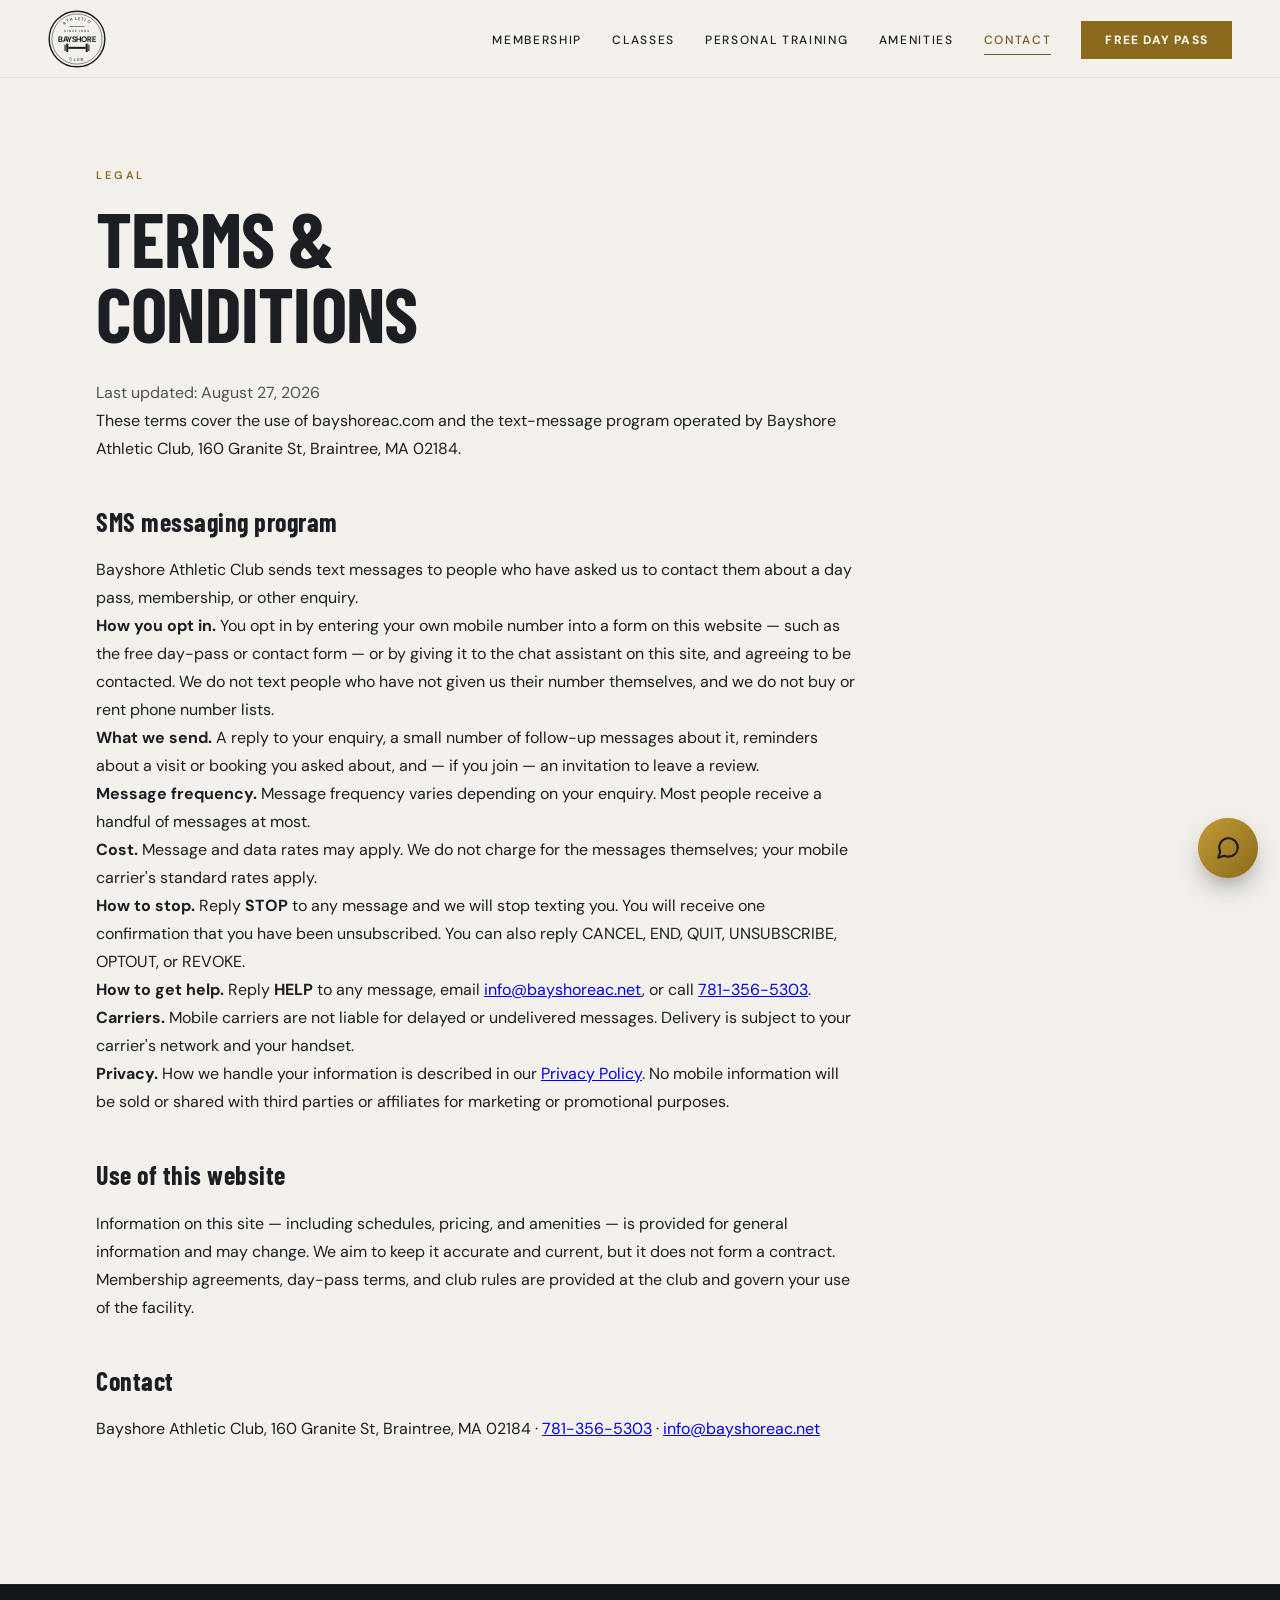
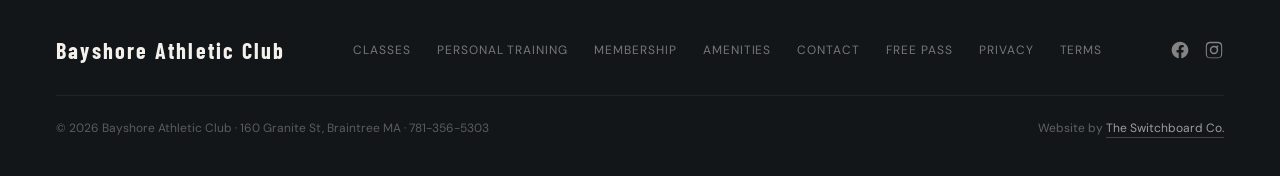
<file: terms.html>
<!DOCTYPE html>
<html lang="en">
<head>
<meta charset="UTF-8">
<meta name="viewport" content="width=device-width, initial-scale=1.0">
<title>Terms & Conditions | Bayshore Athletic Club</title>
<meta name="description" content="Terms and conditions for bayshoreac.com and the Bayshore Athletic Club text-message program.">
<link rel="canonical" href="https://bayshoreac.com/terms.html">
<meta name="robots" content="index, follow">
<link rel="preconnect" href="https://fonts.googleapis.com">
<link rel="preconnect" href="https://fonts.gstatic.com" crossorigin>
<link href="https://fonts.googleapis.com/css2?family=Barlow+Condensed:wght@500;600;700&family=DM+Sans:wght@300;400;500;600;700&display=swap" rel="stylesheet">
<link rel="stylesheet" href="styles.css?v=18">
<link rel="icon" type="image/svg+xml" href="favicon.svg">
<link rel="icon" type="image/png" sizes="32x32" href="favicon-32.png">
<link rel="icon" type="image/png" sizes="16x16" href="favicon-16.png">
<link rel="shortcut icon" href="favicon.ico">
<link rel="apple-touch-icon" sizes="180x180" href="apple-touch-icon.png">
<meta name="theme-color" content="#1c1f24">
</head>
<body>
<!-- NAV -->
<nav id="navbar" class="nav--light">
  <a href="index.html" class="nav-logo" aria-label="Bayshore Athletic Club — home">
    <svg class="nav-logo-mark" viewBox="0 0 400 400" role="img" aria-label="Bayshore Athletic Club">
      <defs>
        <path id="navArcTop" d="M 200,200 m -132,0 a 132,132 0 0 1 264,0" />
        <path id="navArcBottom" d="M 200,200 m -152,0 a 152,152 0 0 0 304,0" />
      </defs>
      <circle cx="200" cy="200" r="192" fill="none" stroke="currentColor" stroke-width="10" />
      <circle cx="200" cy="200" r="173" fill="none" stroke="currentColor" stroke-width="3.5" />
      <text class="badge-arc" fill="currentColor">
        <textPath href="#navArcTop" startOffset="50%" text-anchor="middle">ATHLETIC</textPath>
      </text>
      <text class="badge-arc" fill="currentColor">
        <textPath href="#navArcBottom" startOffset="50%" text-anchor="middle">CLUB</textPath>
      </text>
      <rect x="147" y="113" width="106" height="3.5" fill="currentColor" />
      <text class="badge-since" x="200" y="152" text-anchor="middle" fill="currentColor">SINCE 1994</text>
      <text class="badge-word" x="200" y="222" text-anchor="middle" fill="currentColor">BAYSHORE</text>
      <g fill="currentColor">
        <rect x="114" y="239" width="8" height="44" />
        <rect x="126" y="232" width="14" height="58" />
        <rect x="140" y="254" width="120" height="14" />
        <rect x="260" y="232" width="14" height="58" />
        <rect x="278" y="239" width="8" height="44" />
      </g>
    </svg>
  </a>
  <ul class="nav-links">
    <li><a href="memberships.html">Membership</a></li>
    <li><a href="classes.html">Classes</a></li>
    <li><a href="personal-training.html">Personal Training</a></li>
    <li><a href="amenities.html">Amenities</a></li>
    <li><a href="contact.html" class="active">Contact</a></li>
    <li><a href="free-pass.html" class="nav-cta">Free Day Pass</a></li>
  </ul>
  <div class="hamburger" id="hamburger" aria-label="Menu">
    <span></span><span></span><span></span>
  </div>
</nav>
<section class="section-first">
  <div class="container">
    <p class="section-label">Legal</p>
    <h1 class="section-title">TERMS &amp;<br>CONDITIONS</h1>
    <div style="max-width:760px; line-height:1.75; font-size:16px;">
      <p style="margin-top:28px; opacity:.75;">Last updated: August 27, 2026</p>

      <p>These terms cover the use of bayshoreac.com and the text-message program operated by
      Bayshore Athletic Club, 160 Granite St, Braintree, MA 02184.</p>

      <h2 style="font-family:'Barlow Condensed',sans-serif; font-size:26px; letter-spacing:.02em; margin:36px 0 12px;">SMS messaging program</h2>
      <p>Bayshore Athletic Club sends text messages to people who have asked us to contact them
      about a day pass, membership, or other enquiry.</p>

      <p><strong>How you opt in.</strong> You opt in by entering your own mobile number into a form
      on this website — such as the free day-pass or contact form — or by giving it to the chat
      assistant on this site, and agreeing to be contacted. We do not text people who have not given
      us their number themselves, and we do not buy or rent phone number lists.</p>

      <p><strong>What we send.</strong> A reply to your enquiry, a small number of follow-up messages
      about it, reminders about a visit or booking you asked about, and — if you join — an invitation
      to leave a review.</p>

      <p><strong>Message frequency.</strong> Message frequency varies depending on your enquiry.
      Most people receive a handful of messages at most.</p>

      <p><strong>Cost.</strong> Message and data rates may apply. We do not charge for the messages
      themselves; your mobile carrier's standard rates apply.</p>

      <p><strong>How to stop.</strong> Reply <strong>STOP</strong> to any message and we will stop
      texting you. You will receive one confirmation that you have been unsubscribed. You can also
      reply CANCEL, END, QUIT, UNSUBSCRIBE, OPTOUT, or REVOKE.</p>

      <p><strong>How to get help.</strong> Reply <strong>HELP</strong> to any message, email
      <a href="mailto:info@bayshoreac.net">info@bayshoreac.net</a>, or call
      <a href="tel:7813565303">781-356-5303</a>.</p>

      <p><strong>Carriers.</strong> Mobile carriers are not liable for delayed or undelivered
      messages. Delivery is subject to your carrier's network and your handset.</p>

      <p><strong>Privacy.</strong> How we handle your information is described in our
      <a href="privacy.html">Privacy Policy</a>. No mobile information will be sold or shared with
      third parties or affiliates for marketing or promotional purposes.</p>

      <h2 style="font-family:'Barlow Condensed',sans-serif; font-size:26px; letter-spacing:.02em; margin:36px 0 12px;">Use of this website</h2>
      <p>Information on this site — including schedules, pricing, and amenities — is provided for
      general information and may change. We aim to keep it accurate and current, but it does not
      form a contract. Membership agreements, day-pass terms, and club rules are provided at the
      club and govern your use of the facility.</p>

      <h2 style="font-family:'Barlow Condensed',sans-serif; font-size:26px; letter-spacing:.02em; margin:36px 0 12px;">Contact</h2>
      <p>Bayshore Athletic Club, 160 Granite St, Braintree, MA 02184 ·
      <a href="tel:7813565303">781-356-5303</a> ·
      <a href="mailto:info@bayshoreac.net">info@bayshoreac.net</a></p>
    </div>
  </div>
</section>
<footer>
  <div class="footer-row">
    <div class="footer-logo">Bayshore Athletic Club</div>
    <div class="footer-links">
      <a href="classes.html">Classes</a>
      <a href="personal-training.html">Personal Training</a>
      <a href="memberships.html">Membership</a>
      <a href="amenities.html">Amenities</a>
      <a href="contact.html">Contact</a>
      <a href="free-pass.html">Free Pass</a>
    
      <a href="privacy.html">Privacy</a>
      <a href="terms.html">Terms</a></div>
    <div class="footer-social">
      <a href="https://www.facebook.com/bayshore.athletic.club/" target="_blank" rel="noopener" aria-label="Bayshore Athletic Club on Facebook"><svg viewBox="0 0 24 24" width="20" height="20" fill="currentColor" aria-hidden="true"><path d="M22 12.06C22 6.5 17.52 2 12 2S2 6.5 2 12.06c0 5.02 3.66 9.18 8.44 9.94v-7.03H7.9v-2.9h2.54V9.85c0-2.5 1.49-3.89 3.77-3.89 1.1 0 2.24.2 2.24.2v2.46H15.2c-1.24 0-1.63.77-1.63 1.56v1.88h2.78l-.45 2.9h-2.33V22c4.78-.76 8.44-4.92 8.44-9.94Z"/></svg></a>
      <a href="https://www.instagram.com/bayshoreathleticclub/" target="_blank" rel="noopener" aria-label="Bayshore Athletic Club on Instagram"><svg viewBox="0 0 24 24" width="20" height="20" fill="currentColor" aria-hidden="true"><path d="M12 2.16c3.2 0 3.58.01 4.85.07 1.17.05 1.8.25 2.23.41.56.22.96.48 1.38.9.42.42.68.82.9 1.38.16.42.36 1.06.41 2.23.06 1.27.07 1.65.07 4.85s-.01 3.58-.07 4.85c-.05 1.17-.25 1.8-.41 2.23-.22.56-.48.96-.9 1.38-.42.42-.82.68-1.38.9-.42.16-1.06.36-2.23.41-1.27.06-1.65.07-4.85.07s-3.58-.01-4.85-.07c-1.17-.05-1.8-.25-2.23-.41a3.7 3.7 0 0 1-1.38-.9 3.7 3.7 0 0 1-.9-1.38c-.16-.42-.36-1.06-.41-2.23-.06-1.27-.07-1.65-.07-4.85s.01-3.58.07-4.85c.05-1.17.25-1.8.41-2.23.22-.56.48-.96.9-1.38.42-.42.82-.68 1.38-.9.42-.16 1.06-.36 2.23-.41C8.42 2.17 8.8 2.16 12 2.16Zm0 1.8c-3.15 0-3.5.01-4.74.07-.9.04-1.38.19-1.71.32-.43.17-.74.37-1.05.69-.32.31-.52.62-.69 1.05-.13.33-.28.81-.32 1.71-.06 1.24-.07 1.59-.07 4.74s.01 3.5.07 4.74c.04.9.19 1.38.32 1.71.17.43.37.74.69 1.05.31.32.62.52 1.05.69.33.13.81.28 1.71.32 1.24.06 1.59.07 4.74.07s3.5-.01 4.74-.07c.9-.04 1.38-.19 1.71-.32.43-.17.74-.37 1.05-.69.32-.31.52-.62.69-1.05.13-.33.28-.81.32-1.71.06-1.24.07-1.59.07-4.74s-.01-3.5-.07-4.74c-.04-.9-.19-1.38-.32-1.71a2.83 2.83 0 0 0-.69-1.05 2.83 2.83 0 0 0-1.05-.69c-.33-.13-.81-.28-1.71-.32-1.24-.06-1.59-.07-4.74-.07Zm0 3.06A5.04 5.04 0 1 1 12 17.1a5.04 5.04 0 0 1 0-10.08Zm0 1.8a3.24 3.24 0 1 0 0 6.48 3.24 3.24 0 0 0 0-6.48Zm5.24-1.13a1.18 1.18 0 1 1-2.36 0 1.18 1.18 0 0 1 2.36 0Z"/></svg></a>
    </div>
  </div>
  <div class="footer-bottom">
    <span class="footer-copy">© 2026 Bayshore Athletic Club · 160 Granite St, Braintree MA · <a href="tel:7813565303">781-356-5303</a></span>
    <span class="footer-credit">Website by <a href="https://switchboardcompany.com" target="_blank" rel="noopener">The Switchboard Co.</a></span>
  </div>
</footer>
<script src="script.js?v=19"></script>
<script src="chat.js?v=4"></script>
</body>
</html>
</file>
<file: styles.css>
:root {
    --bg:        #f4f1ed;
    --bg-alt:    #ece8e1;
    --bg-card:   #fffdfa;
    --bg-dark:   #1a1d21;
    --dark:      #1a1d21;
    --dark-mid:  #2a2e34;
    --dark-deep: #131619;
    --ink:       #1b1e23;
    --ink-mid:   #3d4148;
    --muted:     #797e86;
    --border:    rgba(27,30,35,0.09);
    --border-lt: rgba(27,30,35,0.06);
    --accent:    #8a6a1c;
    --accent-lt: #c49a35;
    --accent-deep: #75591a;
    --white:     #fffdfa;
    --red:       #b0362a;

    /* Motion */
    --ease-expo:  cubic-bezier(0.16, 1, 0.3, 1);
    --ease-quart: cubic-bezier(0.25, 1, 0.5, 1);
    --ease-soft:  cubic-bezier(0.4, 0, 0.2, 1);

    /* Elevation — soft, layered, warm-neutral */
    --shadow-sm: 0 1px 2px rgba(27,30,35,0.04), 0 2px 8px rgba(27,30,35,0.05);
    --shadow-md: 0 6px 18px rgba(27,30,35,0.06), 0 16px 40px rgba(27,30,35,0.07);
    --shadow-lg: 0 12px 32px rgba(27,30,35,0.09), 0 32px 64px rgba(27,30,35,0.11);
    --shadow-gold: 0 12px 30px rgba(138,106,28,0.24);

    --nav-h: 78px;

    --font-display: 'Barlow Condensed', 'Bebas Neue', sans-serif;
    --font-body: 'DM Sans', system-ui, -apple-system, sans-serif;
  }

  *, *::before, *::after { margin: 0; padding: 0; box-sizing: border-box; }

  body {
    font-family: var(--font-body);
    background: var(--bg);
    color: var(--ink);
    overflow-x: hidden;
    -webkit-font-smoothing: antialiased;
    text-rendering: optimizeLegibility;
  }

  ::selection { background: rgba(138,106,28,0.22); color: var(--ink); }

  a:focus-visible, button:focus-visible, input:focus-visible {
    outline: 2px solid var(--accent); outline-offset: 3px; border-radius: 2px;
  }

  /* ── NAV ── */
  nav {
    position: fixed; top: 0; left: 0; right: 0; z-index: 100;
    display: flex; align-items: center; justify-content: space-between;
    padding: 0 clamp(20px, 4vw, 48px); height: var(--nav-h);
    /* Dark bar on every page. It reads as one solid band over the hero photo
       instead of a translucent panel the photo shows through, which is what
       was dimming the links before you scrolled. */
    background: rgba(20,22,26,0.95);
    backdrop-filter: blur(16px) saturate(1.15);
    -webkit-backdrop-filter: blur(16px) saturate(1.15);
    border-bottom: 1px solid transparent;
    transition: box-shadow 0.5s var(--ease-soft),
                border-color 0.5s var(--ease-soft), height 0.5s var(--ease-soft);
  }
  /* The scrolled state adds only a border and shadow. It used to darken the
     bar as well, which read as the links brightening on scroll — the bar now
     holds one value top to bottom. */
  nav.scrolled {
    border-bottom-color: rgba(255,255,255,0.09);
    box-shadow: 0 10px 30px rgba(0,0,0,0.28);
  }
  .nav-logo {
    display: flex; align-items: center;
    color: var(--white); text-decoration: none; line-height: 1;
  }
  .nav-logo-mark {
    width: 58px; height: 58px; display: block;
    color: inherit; transition: color 0.35s var(--ease-soft);
  }
  .nav-logo:hover .nav-logo-mark { color: var(--accent-lt); }
  .nav-links { display: flex; align-items: center; gap: 30px; list-style: none; }
  .nav-links a {
    position: relative;
    /* Full white, not a translucent white — at 0.88 the links read dim over
       the hero photo and appeared to brighten once the bar darkened. */
    text-decoration: none; color: var(--white);
    font-size: 12px; font-weight: 500; letter-spacing: 0.14em; text-transform: uppercase;
    transition: color 0.3s var(--ease-soft); white-space: nowrap;
  }
  .nav-links a:not(.nav-cta)::after {
    content: ''; position: absolute; left: 0; right: 0; bottom: -7px; height: 1.5px;
    background: var(--accent-lt); transform: scaleX(0); transform-origin: left center;
    transition: transform 0.45s var(--ease-expo);
  }
  .nav-links a:not(.nav-cta):hover::after,
  .nav-links a:not(.nav-cta).active::after { transform: scaleX(1); }
  /* accent-lt, not accent — the bar is dark now, so the lighter tone is the
     one that stays legible on hover. */
  .nav-links a:hover { color: var(--accent-lt); }
  .nav-cta {
    background: var(--accent-lt); color: var(--dark) !important;
    padding: 11px 24px; font-weight: 700 !important;
    letter-spacing: 0.1em !important;
    transition: background 0.35s var(--ease-soft), box-shadow 0.35s var(--ease-soft), transform 0.35s var(--ease-expo) !important;
    white-space: nowrap;
  }
  .nav-cta:hover { background: #d9b04a; box-shadow: 0 8px 22px rgba(0,0,0,0.35); transform: translateY(-1px); }

  /* ── LIGHT NAV (interior pages) ──
     The dark bar earns its place over the hero photo; on a cream page it just
     sits there as a black slab. Interior pages get the same bar in reverse:
     cream ground, ink links, deep bronze CTA — the pairing that passes on
     light. Home keeps the dark nav. */
  nav.nav--light {
    background: rgba(244,241,237,0.92);
    border-bottom-color: var(--border-lt);
  }
  nav.nav--light.scrolled {
    border-bottom-color: var(--border);
    box-shadow: 0 10px 30px rgba(27,30,35,0.07);
  }
  nav.nav--light .nav-logo { color: var(--dark); }
  nav.nav--light .nav-logo:hover .nav-logo-mark { color: var(--accent-deep); }
  nav.nav--light .nav-links a { color: var(--ink); }
  nav.nav--light .nav-links a:hover,
  nav.nav--light .nav-links a.active { color: var(--accent-deep); }
  nav.nav--light .nav-links a:not(.nav-cta)::after { background: var(--accent-deep); }
  nav.nav--light .nav-cta {
    background: var(--accent); color: var(--white) !important;
  }
  nav.nav--light .nav-cta:hover { background: var(--accent-deep); box-shadow: 0 8px 22px rgba(27,30,35,0.22); }
  nav.nav--light .hamburger span { background: var(--ink); }

  .hamburger { display: none; flex-direction: column; gap: 5px; cursor: pointer; padding: 6px; margin: -6px; }
  .hamburger span { display: block; width: 24px; height: 2px; background: var(--white); transition: 0.4s var(--ease-expo); }

  /* ── HERO ── */
  #hero {
    height: 100vh; min-height: 640px;
    display: flex; align-items: center; justify-content: center;
    position: relative; overflow: hidden;
    background: var(--dark);
    padding: calc(var(--nav-h) + 40px) 0 60px;
  }
  .hero-inner {
    position: relative; z-index: 2;
    width: 100%; max-width: 1240px; margin: 0 auto;
    padding: 0 clamp(24px, 5vw, 56px);
  }
  .hero-photo {
    position: absolute; inset: -4%;
    background-image: url('images/gym-interior.jpg');
    background-size: cover; background-position: center;
    filter: brightness(0.64) saturate(1.02) contrast(1.02);
    transform: scale(1.06);
    animation: heroDrift 22s ease-in-out infinite alternate;
    will-change: transform;
  }
  .hero-bg {
    position: absolute; inset: 0;
    background:
      /* Lighter than before, and part of the darkening traded for warmth. The
         vertical pass still anchors the nav at the top and the section join at
         the bottom; the middle stays open so the room reads as a bright gym
         rather than a night shot. The bronze wash is doing the "inviting" —
         a neutral grey scrim at this opacity just looked flat. */
      linear-gradient(180deg, rgba(16,18,21,0.58) 0%, rgba(16,18,21,0.20) 46%, rgba(16,18,21,0.66) 100%),
      radial-gradient(ellipse 74% 62% at 50% 50%, rgba(16,18,21,0.30) 0%, transparent 78%),
      radial-gradient(ellipse 86% 74% at 50% 56%, rgba(138,106,28,0.16) 0%, transparent 72%);
  }

  .hero-content {
    position: relative; text-align: center; max-width: 900px;
    margin: 0 auto; padding: 0;
  }
  /* ── HERO LOCKUP ──
     The horizontal wordmark leads the hero. Sized off viewport height as well
     as width so it can't push the buttons off a short laptop screen. */
  .hero-logo {
    display: flex; justify-content: center; margin-bottom: 40px;
    opacity: 0; animation: fadeUp 1.1s 0.12s var(--ease-expo) forwards;
  }
  .hero-lockup-mark {
    /* The vh term is a width cap, not a height — it keeps the lockup from
       growing so wide on a short laptop screen that the buttons fall below
       the fold. */
    width: clamp(320px, min(54vw, 70vh), 780px);
    height: auto; color: var(--bg);
    filter: drop-shadow(0 12px 38px rgba(0,0,0,0.5));
  }
  /* Sizes tuned by measuring the rendered glyph widths against the artwork's
     proportions: BAYSHORE fills 0.91 of the lockup width, ATHLETIC CLUB 0.54,
     SINCE 1994 0.30. */
  .lock-since {
    font-family: var(--font-body); font-weight: 500;
    font-size: 21px; letter-spacing: 7px;
  }
  .lock-word {
    font-family: var(--font-body); font-weight: 700;
    font-size: 111px; letter-spacing: -1px;
  }
  .lock-sub {
    font-family: var(--font-body); font-weight: 500;
    font-size: 25px; letter-spacing: 11px;
  }
  /* DM Sans, not the condensed display face — it matches the wordmark's
     proportions in the original badge artwork. */
  .badge-arc {
    font-family: var(--font-body); font-weight: 500;
    font-size: 28px; letter-spacing: 9px;
  }
  .badge-since {
    font-family: var(--font-body); font-weight: 500;
    font-size: 21px; letter-spacing: 6px;
  }
  .badge-word {
    font-family: var(--font-body); font-weight: 700;
    font-size: 55px; letter-spacing: -0.5px;
  }

  /* Carries the h1 — the lockup states the name, so this is the line that
     actually describes the club. */
  .hero-sub {
    font-family: var(--font-body); font-weight: 300;
    font-size: clamp(17px, 1.62vw, 22px);
    color: rgba(244,241,237,0.8);
    line-height: 1.6; letter-spacing: 0.002em;
    max-width: 680px; margin: 0 auto 42px;
    opacity: 0; animation: fadeUp 1s 0.36s var(--ease-expo) forwards;
  }
  .hero-actions {
    display: flex; gap: 18px; justify-content: center; flex-wrap: wrap;
    opacity: 0; animation: fadeUp 1s 0.54s var(--ease-expo) forwards;
  }
  /* Scaled up with the rest of the stack — the shared button sizes are tuned
     for in-page sections, which sit at a smaller scale than the hero. */
  #hero .btn-primary, #hero .btn-outline {
    padding: 20px 46px; font-size: 13px; letter-spacing: 0.17em;
  }
  .hero-trust {
    margin-top: 30px; font-size: 13px; font-weight: 500;
    letter-spacing: 0.2em; text-transform: uppercase;
    color: rgba(244,241,237,0.52);
    opacity: 0; animation: fadeUp 1s 0.72s var(--ease-expo) forwards;
  }

  /* ── BRONZE ON DARK ──
     Every filled bronze button that sits on a dark section, in one place, so
     the two tones can't drift apart again. Dark sections take the light bronze
     with dark ink (deep bronze on near-black is only 3.35:1); light sections
     keep the deep bronze with white, which is the pairing that passes there.
     Dark sections are #hero, #daypass-banner, #stats, #training, .cta-band. */
  #hero .btn-primary,
  .cta-band .btn-primary,
  #training .btn-primary,
  #daypass-banner .btn-accent {
    background: var(--accent-lt); color: var(--dark);
  }
  #hero .btn-primary:hover,
  .cta-band .btn-primary:hover,
  #training .btn-primary:hover,
  #daypass-banner .btn-accent:hover {
    background: #d9b04a; box-shadow: 0 12px 30px rgba(0,0,0,0.4);
  }

  @media (max-width: 620px) {
    /* The lockup's fine tracking closes up at small widths — give it more of
       the line and ease the gap under it. */
    .hero-lockup-mark { width: min(100%, 380px); }
    .hero-logo { margin-bottom: 28px; }
  }

  /* ── BUTTONS ── */
  .btn-primary {
    background: var(--accent); color: var(--white);
    padding: 17px 38px; font-size: 12px; font-weight: 700;
    letter-spacing: 0.16em; text-transform: uppercase;
    text-decoration: none; display: inline-block; font-family: var(--font-body);
    transition: background 0.4s var(--ease-soft), box-shadow 0.45s var(--ease-expo), transform 0.45s var(--ease-expo);
  }
  .btn-primary:hover { background: var(--accent-deep); box-shadow: var(--shadow-gold); transform: translateY(-2px); }
  .btn-outline {
    border: 1.5px solid rgba(244,241,237,0.55); color: var(--bg);
    padding: 16px 36px; font-size: 12px; font-weight: 500;
    letter-spacing: 0.16em; text-transform: uppercase;
    text-decoration: none; display: inline-block;
    transition: border-color 0.4s var(--ease-soft), color 0.4s var(--ease-soft),
                background 0.4s var(--ease-soft), transform 0.45s var(--ease-expo);
  }
  .btn-outline:hover { border-color: var(--accent-lt); color: var(--accent-lt); background: rgba(138,106,28,0.06); transform: translateY(-2px); }

  /* Light btn-outline for light sections */
  .btn-outline-dark {
    border: 1.5px solid rgba(27,30,35,0.22); color: var(--ink);
    padding: 15px 32px; font-size: 12px; font-weight: 500;
    letter-spacing: 0.16em; text-transform: uppercase;
    text-decoration: none; display: inline-block;
    transition: border-color 0.4s var(--ease-soft), color 0.4s var(--ease-soft),
                background 0.4s var(--ease-soft), transform 0.45s var(--ease-expo);
  }
  .btn-outline-dark:hover { border-color: var(--accent); color: var(--accent); background: rgba(138,106,28,0.05); transform: translateY(-2px); }

  /* ── DAY PASS BANNER ── */
  #daypass-banner {
    background: var(--dark);
    padding: 22px 48px;
    display: flex; align-items: center; justify-content: center; gap: 32px;
    flex-wrap: wrap; text-align: center;
    border-top: 1px solid rgba(255,255,255,0.05);
  }
  .banner-text {
    font-family: var(--font-display); font-weight: 600;
    font-size: 26px; color: var(--bg); letter-spacing: 0.06em;
  }
  .banner-text span {
    font-family: var(--font-body); font-size: 14px; font-weight: 400;
    display: block; letter-spacing: 0; margin-top: 2px; color: rgba(244,241,237,0.62);
  }
  .btn-accent {
    background: var(--accent); color: var(--white);
    padding: 13px 28px; font-size: 12px; font-weight: 700;
    letter-spacing: 0.16em; text-transform: uppercase;
    text-decoration: none; white-space: nowrap;
    transition: background 0.35s var(--ease-soft), box-shadow 0.4s var(--ease-expo), transform 0.4s var(--ease-expo);
  }
  .btn-accent:hover { background: var(--accent-deep); box-shadow: var(--shadow-gold); transform: translateY(-1px); }

  /* ── SECTION COMMON ── */
  section { padding: clamp(84px, 11vw, 148px) 0; }
  .container { max-width: 1200px; margin: 0 auto; padding: 0 clamp(24px, 5vw, 56px); }
  .section-label {
    font-size: 11px; letter-spacing: 0.26em; text-transform: uppercase;
    color: var(--accent); font-weight: 600; margin-bottom: 18px;
  }
  .section-title {
    font-family: var(--font-display); font-weight: 700;
    font-size: clamp(46px, 6vw, 82px);
    line-height: 0.98; letter-spacing: -0.01em; margin-bottom: 24px;
    color: var(--ink);
  }
  .section-body { font-size: 17px; color: var(--muted); line-height: 1.75; max-width: 60ch; }

  /* ── STATS ── */
  #stats { background: var(--dark); padding: clamp(56px, 7vw, 84px) 0; }
  .stats-grid {
    display: grid; grid-template-columns: repeat(4, 1fr);
    gap: 1px; background: rgba(255,255,255,0.07);
  }
  .stat-item { background: var(--dark); padding: 44px 32px; text-align: center; }
  .stat-num {
    font-family: var(--font-display); font-weight: 600;
    font-size: 66px; color: var(--accent-lt); line-height: 1; letter-spacing: 0.01em;
  }
  .stat-label { font-size: 11px; letter-spacing: 0.2em; text-transform: uppercase; color: rgba(244,241,237,0.42); margin-top: 12px; }

  /* ── MEMBERSHIP ── */
  #membership { background: var(--bg); }
  .membership-header { margin-bottom: 68px; }
  .plans-grid {
    display: grid; grid-template-columns: 1fr 1fr;
    gap: 22px; margin-bottom: 52px;
  }
  /* Four-up plan row. Its own class rather than a .plans-grid modifier — the
     two-up grid has responsive rules further down that would otherwise win on
     equal specificity and collapse this to one column at 900px. */
  .plan-grid-4 {
    display: grid; grid-template-columns: repeat(4, 1fr);
    gap: 18px; margin-bottom: 52px; align-items: stretch;
  }
  .plan-grid-4 .plan-card { display: flex; flex-direction: column; padding: 44px 28px; }
  .plan-grid-4 .plan-name { font-size: 29px; line-height: 1.04; margin-bottom: 10px; }
  .plan-grid-4 .plan-price { font-size: 44px; }
  .plan-grid-4 .plan-price sup { font-size: 20px; }
  .plan-grid-4 .plan-price sub { display: block; font-size: 13px; margin-top: 6px; }
  .plan-grid-4 .plan-desc { margin-bottom: 24px; }
  .plan-grid-4 .plan-features { margin-bottom: 28px; flex: 1; }
  .plan-grid-4 .plan-features li { font-size: 13.5px; padding: 9px 0; }
  @media (max-width: 1080px) { .plan-grid-4 { grid-template-columns: repeat(2, 1fr); } }
  @media (max-width: 560px)  { .plan-grid-4 { grid-template-columns: 1fr; } }

  .plan-card {
    background: var(--bg-card); padding: 50px 42px;
    position: relative; border: 1px solid var(--border);
    transition: box-shadow 0.5s var(--ease-expo), transform 0.5s var(--ease-expo), border-color 0.5s var(--ease-soft);
  }
  .plan-card:hover { box-shadow: var(--shadow-lg); transform: translateY(-5px); border-color: var(--border-lt); }
  .plan-card.featured { border-color: rgba(138,106,28,0.55); box-shadow: 0 0 0 1px rgba(138,106,28,0.18); }
  .plan-badge {
    position: absolute; top: 0; right: 32px;
    background: var(--accent); color: var(--white);
    font-size: 10px; font-weight: 700; letter-spacing: 0.16em; text-transform: uppercase;
    padding: 7px 15px;
  }
  .plan-name {
    font-family: var(--font-display); font-weight: 700;
    font-size: 38px; letter-spacing: 0.02em; color: var(--ink); margin-bottom: 4px;
  }
  .plan-price { font-size: 50px; font-weight: 300; color: var(--accent-deep); line-height: 1; margin-bottom: 10px; letter-spacing: -0.02em; }
  .plan-price sup { font-size: 24px; vertical-align: super; }
  .plan-price sub { font-size: 16px; color: var(--muted); font-weight: 400; }
  .plan-desc { font-size: 13px; color: var(--muted); margin-bottom: 32px; line-height: 1.6; }
  .plan-features { list-style: none; margin-bottom: 40px; }
  .plan-features li {
    font-size: 14px; color: var(--ink-mid); padding: 11px 0;
    border-bottom: 1px solid var(--border);
    display: flex; align-items: center; gap: 12px;
  }
  .plan-features li::before { content: '→'; color: var(--accent); flex-shrink: 0; }
  .btn-plan {
    display: block; text-align: center;
    background: transparent; border: 1.5px solid var(--border);
    color: var(--ink); padding: 15px;
    font-size: 12px; font-weight: 600; letter-spacing: 0.16em; text-transform: uppercase;
    text-decoration: none;
    transition: background 0.4s var(--ease-soft), border-color 0.4s var(--ease-soft), color 0.4s var(--ease-soft);
  }
  .btn-plan:hover { background: var(--dark); border-color: var(--dark); color: var(--white); }
  .plan-card.featured .btn-plan { background: var(--accent); border-color: var(--accent); color: var(--white); }
  .plan-card.featured .btn-plan:hover { background: var(--accent-deep); border-color: var(--accent-deep); }

  .paid-grid { display: grid; grid-template-columns: repeat(3, 1fr); gap: 16px; }
  .paid-item {
    background: var(--bg-card); padding: 30px 26px;
    border: 1px solid var(--border); border-left: 3px solid var(--accent);
    transition: box-shadow 0.45s var(--ease-expo), transform 0.45s var(--ease-expo);
  }
  .paid-item:hover { box-shadow: var(--shadow-md); transform: translateY(-3px); }
  .paid-label { font-size: 12px; letter-spacing: 0.08em; text-transform: uppercase; color: var(--muted); margin-bottom: 10px; }
  .paid-price { font-family: var(--font-display); font-weight: 700; font-size: 42px; color: var(--ink); letter-spacing: 0.01em; }
  .paid-note { font-size: 12px; color: var(--muted); margin-top: 4px; }

  .insurance-note {
    background: rgba(138,106,28,0.06); border-left: 3px solid var(--accent);
    padding: 22px 26px; margin-top: 34px;
    font-size: 14px; color: var(--ink-mid); line-height: 1.65;
  }
  .insurance-note a { color: var(--accent-deep); }

  /* ── CLASSES ── */
  #classes { background: var(--bg-alt); }
  .classes-intro { display: grid; grid-template-columns: 1fr 1fr; gap: 80px; align-items: start; margin-bottom: 68px; }
  .classes-grid { display: grid; grid-template-columns: repeat(3, 1fr); gap: 16px; }
  .class-card {
    background: var(--bg-card); padding: 34px 30px;
    border: 1px solid var(--border); cursor: default;
    transition: box-shadow 0.45s var(--ease-expo), transform 0.45s var(--ease-expo), border-color 0.45s var(--ease-soft);
  }
  .class-card:hover { box-shadow: var(--shadow-md); transform: translateY(-4px); border-color: var(--border-lt); }
  .class-card:hover .class-name { color: var(--accent-deep); }
  .class-icon { font-size: 28px; margin-bottom: 18px; }
  .class-name {
    font-family: var(--font-display); font-weight: 700;
    font-size: 24px; letter-spacing: 0.01em; margin-bottom: 8px; transition: color 0.35s var(--ease-soft); color: var(--ink);
  }
  .class-desc { font-size: 13px; color: var(--muted); line-height: 1.65; }

  /* ── PERSONAL TRAINING ── */
  #training { background: var(--dark); }
  #training .section-title { color: var(--bg); }
  #training .section-body { color: rgba(244,241,237,0.58); }
  .training-layout { display: grid; grid-template-columns: 1fr 1fr; gap: 80px; align-items: start; }
  .training-benefits { display: flex; flex-direction: column; gap: 26px; }
  .benefit-item { display: flex; gap: 22px; align-items: flex-start; }
  .benefit-num {
    font-family: var(--font-display); font-weight: 600;
    font-size: 50px; color: var(--accent-lt); opacity: 0.42; line-height: 1; flex-shrink: 0; width: 48px;
  }
  .benefit-title { font-size: 15px; font-weight: 600; margin-bottom: 7px; color: var(--bg); letter-spacing: 0.01em; }
  .benefit-body { font-size: 13px; color: rgba(244,241,237,0.52); line-height: 1.65; }

  /* ── AMENITIES ── */
  #amenities { background: var(--bg); }
  .amenities-intro { display: grid; grid-template-columns: 1fr 1fr; gap: 80px; align-items: start; margin-bottom: 60px; }
  .amenities-list { display: grid; grid-template-columns: repeat(2, 1fr); gap: 16px; }
  .amenity-item {
    background: var(--bg-card); padding: 30px 26px;
    display: flex; align-items: center; gap: 18px;
    border: 1px solid var(--border);
    transition: box-shadow 0.45s var(--ease-expo), transform 0.45s var(--ease-expo);
  }
  .amenity-item:hover { box-shadow: var(--shadow-md); transform: translateY(-3px); }
  .amenity-icon { font-size: 22px; width: 40px; flex-shrink: 0; }
  .amenity-name { font-size: 14px; font-weight: 600; color: var(--ink); }
  .amenity-detail { font-size: 12px; color: var(--muted); margin-top: 2px; }

  /* ── EXPLORE GRID (home) ── */
  #explore { background: var(--bg); }
  .explore-grid { display: grid; grid-template-columns: repeat(4, 1fr); gap: 18px; margin-top: 56px; }
  .explore-card {
    display: flex; flex-direction: column;
    background: var(--bg-card); border: 1px solid var(--border);
    text-decoration: none; color: inherit; overflow: hidden;
    transition: box-shadow 0.5s var(--ease-expo), transform 0.5s var(--ease-expo), border-color 0.45s var(--ease-soft);
  }
  .explore-card:hover { box-shadow: var(--shadow-lg); transform: translateY(-5px); border-color: var(--border-lt); }
  .explore-media {
    width: 100%; aspect-ratio: 4/3; object-fit: cover; display: block;
    filter: saturate(0.94);
    transition: transform 0.7s var(--ease-expo), filter 0.5s var(--ease-soft);
  }
  .explore-card:hover .explore-media { transform: scale(1.05); filter: saturate(1.06); }

  /* Four-up trainer tile. Each pane clips its own image so the hover zoom
     can't bleed into a neighbouring pane. */
  .explore-mosaic {
    width: 100%; aspect-ratio: 4/3;
    display: grid; grid-template-columns: 1fr 1fr; grid-template-rows: 1fr 1fr;
    gap: 2px; background: var(--border);
    /* The card is a column flexbox, so this tile's automatic minimum height
       would resolve to the intrinsic height of the four photos and override
       aspect-ratio entirely. Both declarations are load-bearing. */
    flex: none; min-height: 0;
  }
  .mosaic-pane { display: block; overflow: hidden; min-width: 0; min-height: 0; }
  .mosaic-pane img {
    width: 100%; height: 100%; display: block;
    /* The tiles are already cut to 4:3, so cover is a no-op here rather than a
       second crop on top of the deliberate one. */
    object-fit: cover; object-position: center;
    filter: saturate(0.94);
    transition: transform 0.7s var(--ease-expo), filter 0.5s var(--ease-soft);
  }
  .explore-card:hover .mosaic-pane img { transform: scale(1.05); filter: saturate(1.06); }
  .explore-body { padding: 26px 24px 28px; display: flex; flex-direction: column; flex: 1; }
  /* The card's inner elements are spans (only phrasing content is valid inside
     an <a>), so they need explicit block display for the spacing to apply. */
  .explore-name {
    display: block;
    font-family: var(--font-display); font-weight: 700;
    font-size: 25px; letter-spacing: 0.02em; color: var(--ink);
    margin-bottom: 8px; transition: color 0.35s var(--ease-soft);
  }
  .explore-card:hover .explore-name { color: var(--accent-deep); }
  .explore-desc { display: block; font-size: 13.5px; color: var(--muted); line-height: 1.65; flex: 1; }
  .explore-link {
    display: block;
    margin-top: 18px; font-size: 11px; font-weight: 600;
    text-transform: uppercase; letter-spacing: 0.14em; color: var(--accent-deep);
  }
  .explore-link::after { content: " →"; }
  @media (max-width: 980px) { .explore-grid { grid-template-columns: repeat(2, 1fr); } }
  @media (max-width: 520px) { .explore-grid { grid-template-columns: 1fr; } }

  /* ── REVIEWS ── */
  #reviews { background: var(--bg-alt); }
  .reviews-grid { display: grid; grid-template-columns: repeat(2, 1fr); gap: 16px; margin-top: 64px; }
  .review-card {
    background: var(--bg-card); padding: 42px 38px;
    border: 1px solid var(--border); position: relative;
    transition: box-shadow 0.5s var(--ease-expo), transform 0.5s var(--ease-expo);
  }
  .review-card:hover { box-shadow: var(--shadow-md); transform: translateY(-3px); }
  .review-stars { color: var(--accent); font-size: 15px; letter-spacing: 3px; margin-bottom: 18px; }
  .review-text { font-size: 16px; line-height: 1.75; color: var(--ink-mid); margin-bottom: 24px; }
  .review-author { font-size: 12px; font-weight: 600; letter-spacing: 0.12em; text-transform: uppercase; color: var(--ink); }
  .review-author::before { content: '—  '; color: var(--accent); }

  /* ── DAY PASS SECTION ── */
  #daypass { background: var(--dark); padding: clamp(96px, 11vw, 148px) 0; text-align: center; }
  #daypass .section-label { color: var(--accent-lt); }
  #daypass .section-title { color: var(--bg); }
  #daypass .section-body { color: rgba(244,241,237,0.58); margin: 0 auto 48px; }
  .daypass-steps {
    display: grid; grid-template-columns: repeat(3, 1fr); gap: 20px;
    max-width: 820px; margin: 0 auto 56px; text-align: left;
  }
  .step { padding: 30px; background: rgba(244,241,237,0.045); border: 1px solid rgba(244,241,237,0.09); transition: background 0.4s var(--ease-soft); }
  .step:hover { background: rgba(244,241,237,0.07); }
  .step-num { font-family: var(--font-display); font-weight: 700; font-size: 46px; color: rgba(214,167,82,0.32); line-height: 1; }
  .step-title { font-weight: 700; font-size: 15px; color: var(--bg); margin: 6px 0; letter-spacing: 0.01em; }
  .step-text { font-size: 13px; color: rgba(244,241,237,0.48); line-height: 1.6; }
  .daypass-form-wrap {
    max-width: 520px; margin: 0 auto;
    background: var(--bg); padding: 44px; box-shadow: var(--shadow-lg);
  }
  .daypass-form-title {
    font-family: var(--font-display); font-weight: 700; font-size: 30px;
    color: var(--ink); margin-bottom: 24px; letter-spacing: 0.02em;
  }
  .form-fields { display: flex; flex-direction: column; gap: 12px; }
  .form-fields input {
    padding: 15px 16px; font-size: 15px; font-family: var(--font-body);
    background: var(--white); border: 1px solid var(--border);
    outline: none; width: 100%; color: var(--ink);
    transition: border-color 0.3s var(--ease-soft), box-shadow 0.3s var(--ease-soft);
  }
  .form-fields input:focus { border-color: var(--accent); box-shadow: 0 0 0 3px rgba(138,106,28,0.12); }
  .btn-submit {
    background: var(--dark); color: var(--white);
    padding: 17px; font-size: 12px; font-weight: 700;
    letter-spacing: 0.16em; text-transform: uppercase;
    border: none; cursor: pointer; font-family: var(--font-body);
    width: 100%; transition: background 0.4s var(--ease-soft); margin-top: 4px;
  }
  .btn-submit:hover { background: var(--accent-deep); }
  .form-note { font-size: 11px; color: var(--muted); margin-top: 16px; text-align: center; }
  .form-note a { color: var(--ink-mid); }

  /* ── CONTACT ── */
  #contact { background: var(--bg-alt); }
  .contact-grid { display: grid; grid-template-columns: 1fr 1fr; gap: 80px; align-items: start; }
  .contact-block { display: flex; flex-direction: column; gap: 30px; }
  .contact-item { display: flex; gap: 18px; align-items: flex-start; }
  .contact-icon { font-size: 18px; width: 36px; flex-shrink: 0; padding-top: 2px; }
  .contact-info-label { font-size: 10px; letter-spacing: 0.16em; text-transform: uppercase; color: var(--muted); margin-bottom: 5px; }
  .contact-info-value { font-size: 15px; color: var(--ink); }
  .contact-info-value a { color: var(--ink); text-decoration: none; transition: color 0.3s var(--ease-soft); }
  .contact-info-value a:hover { color: var(--accent); }
  .hours-table { width: 100%; border-collapse: collapse; }
  .hours-table td { padding: 12px 0; font-size: 14px; }
  .hours-table td:first-child { color: var(--muted); width: 160px; }
  .hours-table td:last-child { color: var(--ink); font-weight: 600; }
  .hours-table tr { border-bottom: 1px solid var(--border); }
  .contact-ctas { margin-top: 26px; display: flex; gap: 12px; flex-wrap: wrap; }
  .btn-dark {
    background: var(--dark); color: var(--white);
    padding: 15px 28px; font-size: 12px; font-weight: 700;
    letter-spacing: 0.16em; text-transform: uppercase;
    text-decoration: none; transition: background 0.4s var(--ease-soft); flex: 1; text-align: center;
  }
  .btn-dark:hover { background: var(--accent-deep); }

  /* ── FOOTER ── */
  footer {
    background: var(--dark-deep); border-top: 1px solid rgba(255,255,255,0.06);
    padding: 52px clamp(24px, 5vw, 56px) 40px;
  }
  .footer-row {
    display: flex; align-items: center; justify-content: space-between;
    flex-wrap: wrap; gap: 20px;
  }
  .footer-logo { font-family: var(--font-display); font-weight: 700; font-size: 22px; letter-spacing: 0.1em; color: var(--bg); }
  .footer-links { display: flex; gap: 26px; flex-wrap: wrap; }
  .footer-links a { font-size: 12px; color: rgba(244,241,237,0.44); text-decoration: none; letter-spacing: 0.08em; text-transform: uppercase; transition: color 0.3s var(--ease-soft); }
  .footer-links a:hover { color: var(--accent-lt); }
  .footer-social { display: flex; gap: 14px; align-items: center; }
  .footer-social a { color: rgba(244,241,237,0.5); display: inline-flex; transition: color 0.3s var(--ease-soft), transform 0.35s var(--ease-expo); }
  .footer-social a:hover { color: var(--accent-lt); transform: translateY(-2px); }
  .footer-bottom {
    display: flex; align-items: center; justify-content: space-between;
    flex-wrap: wrap; gap: 8px; margin-top: 32px; padding-top: 24px;
    border-top: 1px solid rgba(255,255,255,0.06);
  }
  .footer-copy { font-size: 12px; color: rgba(244,241,237,0.32); }
  .footer-credit { font-size: 12px; color: rgba(244,241,237,0.34); }
  .footer-credit a { color: rgba(244,241,237,0.62); text-decoration: none; border-bottom: 1px solid rgba(244,241,237,0.2); padding-bottom: 1px; transition: color 0.3s var(--ease-soft), border-color 0.3s var(--ease-soft); }
  .footer-credit a:hover { color: var(--accent-lt); border-color: var(--accent-lt); }
  .footer-copy a { color: inherit; text-decoration: none; }

  /* ── MOBILE MENU ── */
  .mobile-menu {
    display: none; position: fixed; inset: 0; z-index: 99;
    /* Matches the dark nav — a light overlay under a dark bar looked like a
       different site. */
    background: var(--dark); flex-direction: column;
    align-items: center; justify-content: center; gap: 30px;
    padding-top: var(--nav-h);
  }
  .mobile-menu.open { display: flex; }
  .mobile-menu a {
    font-family: var(--font-display); font-weight: 700; font-size: 42px; letter-spacing: 0.04em;
    color: var(--bg); text-decoration: none; transition: color 0.3s var(--ease-soft);
  }
  .mobile-menu a:hover { color: var(--accent-lt); }

  /* ── SVG ICONS ── */
  svg.ico {
    stroke: var(--accent); stroke-width: 1.6; fill: none;
    stroke-linecap: round; stroke-linejoin: round; display: block;
  }
  .class-icon svg.ico   { width: 30px; height: 30px; }
  .amenity-icon svg.ico { width: 24px; height: 24px; }
  .contact-icon svg.ico { width: 20px; height: 20px; }
  .insurance-note svg.ico { width: 20px; height: 20px; display: inline-block; vertical-align: -4px; margin-right: 4px; }

  /* ── REVIEWS AGGREGATE ── */
  .reviews-aggregate {
    display: flex; align-items: center; gap: 26px;
    margin-top: 56px; padding: 30px 34px;
    background: var(--bg-card); border: 1px solid var(--border);
    border-left: 3px solid var(--accent);
  }
  .agg-score { font-family: var(--font-display); font-weight: 700; font-size: 76px; line-height: 0.9; color: var(--accent-deep); }
  .agg-stars { color: var(--accent); font-size: 20px; letter-spacing: 3px; }
  .agg-meta { font-size: 14px; color: var(--ink-mid); margin-top: 6px; }
  .agg-meta a { color: var(--accent-deep); text-decoration: none; font-weight: 600; }
  .agg-meta a:hover { text-decoration: underline; }
  .reviews-more {
    display: inline-block; color: var(--accent-deep); text-decoration: none;
    font-size: 13px; font-weight: 600; letter-spacing: 0.1em; text-transform: uppercase;
    border-bottom: 1px solid transparent; padding-bottom: 3px; transition: border-color 0.35s var(--ease-soft);
  }
  .reviews-more:hover { border-color: var(--accent-deep); }

  /* ── MEDIA / GALLERY (assets pending) ── */
  #media { background: var(--bg); }
  .media-intro { max-width: 580px; margin-bottom: 48px; }
  .video-frame {
    position: relative; width: 100%; aspect-ratio: 16/9;
    background: var(--dark); overflow: hidden; border: 1px solid var(--border);
  }
  .video-frame video, .video-frame iframe { width: 100%; height: 100%; object-fit: cover; border: 0; display: block; }
  .gallery-grid {
    display: grid; grid-template-columns: repeat(3, 1fr); gap: 12px; margin-top: 16px;
  }
  .gallery-grid img { width: 100%; height: 100%; aspect-ratio: 4/3; object-fit: cover; display: block; border: 1px solid var(--border); }
  @media (max-width: 600px) { .gallery-grid { grid-template-columns: repeat(2, 1fr); } }

  /* ── SCROLL REVEAL (JS-driven) ── */
  [data-reveal] { opacity: 0; transform: translateY(30px); }
  [data-reveal].is-visible { opacity: 1; transform: none;
    transition: opacity 0.85s var(--ease-expo), transform 0.9s var(--ease-expo); }

  /* ── ANIMATIONS ── */
  @keyframes fadeUp {
    from { opacity: 0; transform: translateY(30px); }
    to   { opacity: 1; transform: translateY(0); }
  }
  @keyframes heroDrift {
    from { transform: scale(1.06) translate3d(0, 0, 0); }
    to   { transform: scale(1.12) translate3d(0, -1.5%, 0); }
  }

  /* ── RESPONSIVE ── */
  @media (max-width: 1200px) {
    nav { padding: 0 24px; }
    .nav-links { display: none; }
    .hamburger { display: flex; }
  }
  @media (max-width: 900px) {
    section { padding: 76px 0; }
    .stats-grid { grid-template-columns: repeat(2, 1fr); }
    .plans-grid, .classes-intro, .training-layout, .amenities-intro, .contact-grid { grid-template-columns: 1fr; gap: 44px; }
    .classes-grid { grid-template-columns: repeat(2, 1fr); }
    .paid-grid { grid-template-columns: repeat(2, 1fr); }
    .reviews-grid { grid-template-columns: 1fr; }
    .daypass-steps { grid-template-columns: 1fr; }
    .footer-row, .footer-bottom { flex-direction: column; text-align: center; justify-content: center; }
    #daypass-banner { padding: 22px 24px; }
    .contact-ctas { flex-direction: column; }
  }
  @media (max-width: 600px) {
    .classes-grid { grid-template-columns: 1fr; }
    .paid-grid { grid-template-columns: 1fr; }
    .amenities-list { grid-template-columns: 1fr; }
    .plan-card, .review-card { padding: 38px 28px; }
    .daypass-form-wrap { padding: 32px 24px; }
  }

  /* ── MULTI-PAGE HELPERS ── */
  /* accent-lt on the dark bar: the deep bronze only reaches 3.35:1 there. */
  .nav-links a.active { color: var(--accent-lt); }
  .section-first { padding-top: clamp(128px, 15vw, 168px); }
  .cta-band { background: var(--dark); text-align: center; padding: clamp(84px, 10vw, 120px) 0; }
  .cta-band .section-label { color: var(--accent-lt); }
  .cta-band .section-title { color: var(--bg); }
  .cta-band .section-body { color: rgba(244,241,237,0.58); margin: 0 auto 34px; }
  .cta-actions { display: flex; gap: 16px; justify-content: center; flex-wrap: wrap; }

  /* ── AMENITIES FEATURE ROWS ── */
  .amenities-features { display: flex; flex-direction: column; }
  .feature {
    display: grid; grid-template-columns: 1fr 1fr; gap: 68px; align-items: center;
    padding: clamp(48px, 6vw, 76px) 0; border-top: 1px solid var(--border);
  }
  .feature:first-child { border-top: none; }
  .feature.reverse .feature-media { order: 2; }
  .feature-media img {
    width: 100%; object-fit: cover; display: block; border: 1px solid var(--border);
    box-shadow: var(--shadow-sm);
  }
  .fm-single  { aspect-ratio: 4/3; }
  .fm-portrait { aspect-ratio: 3/4; max-height: 540px; width: auto; max-width: 100%; margin: 0 auto; }
  .fm-lead    { aspect-ratio: 16/10; }
  .fm-row2    { display: grid; grid-template-columns: 1fr 1fr; gap: 10px; margin-top: 10px; }
  .fm-row2 img { aspect-ratio: 16/10; }
  .fm-trio    { display: grid; grid-template-columns: repeat(3, 1fr); gap: 10px; }
  .fm-trio img { aspect-ratio: 3/4; }
  .fm-duo     { display: grid; grid-template-columns: 1fr 1fr; gap: 10px; }
  .fm-duo img { aspect-ratio: 1/1; }
  .feature-index {
    font-family: var(--font-display); font-weight: 600; font-size: 17px;
    color: var(--accent); letter-spacing: 0.18em;
  }
  .feature-name {
    font-family: var(--font-display); font-weight: 700; font-size: clamp(34px, 4vw, 54px);
    line-height: 1; letter-spacing: -0.005em; color: var(--ink); margin: 10px 0 18px;
  }
  .feature-desc { font-size: 16px; line-height: 1.75; color: var(--ink-mid); max-width: 480px; }
  .feature-detail {
    margin-top: 18px; font-size: 12px; color: var(--accent-deep); font-weight: 600;
    letter-spacing: 0.14em; text-transform: uppercase;
  }
  @media (max-width: 820px) {
    .feature { grid-template-columns: 1fr; gap: 28px; padding: 44px 0; }
    .feature.reverse .feature-media { order: 0; }
    .fm-portrait { max-height: 420px; }
  }

  /* ── AMENITIES LIGHTBOX ── */
  .lb-zoomable { cursor: zoom-in; }
  /* display:flex would silently override the hidden attribute's UA display:none. */
  .lb-overlay[hidden] { display: none; }
  .lb-overlay {
    /* Above the chat widget (2147483001) — otherwise the launcher and its
       greeting bubble float on top of the enlarged photo. */
    position: fixed; inset: 0; z-index: 2147483100;
    background: rgba(12,13,15,0.9);
    display: flex; align-items: center; justify-content: center;
    padding: clamp(16px, 4vw, 48px);
    opacity: 0; transition: opacity 0.25s var(--ease-soft);
  }
  .lb-overlay.open { opacity: 1; }
  .lb-figure {
    margin: 0; max-width: min(1100px, 92vw);
    display: flex; flex-direction: column; align-items: center; gap: 12px;
  }
  .lb-img { max-width: 100%; max-height: 80vh; object-fit: contain; box-shadow: 0 30px 90px rgba(0,0,0,0.55); }
  .lb-caption { font-size: 13px; letter-spacing: 0.05em; color: rgba(244,241,237,0.72); text-align: center; }
  .lb-close, .lb-prev, .lb-next {
    position: absolute; border: 0; border-radius: 50%;
    background: rgba(255,255,255,0.1); color: #fff; cursor: pointer;
    display: grid; place-items: center;
    transition: background 0.2s var(--ease-soft);
  }
  .lb-close:hover, .lb-prev:hover, .lb-next:hover { background: rgba(255,255,255,0.22); }
  .lb-close { top: 18px; right: 22px; width: 44px; height: 44px; font-size: 26px; line-height: 1; }
  .lb-prev, .lb-next { top: 50%; transform: translateY(-50%); width: 46px; height: 46px; font-size: 30px; line-height: 1; }
  .lb-prev { left: 18px; }
  .lb-next { right: 18px; }
  body.lb-lock { overflow: hidden; }
  @media (max-width: 600px) { .lb-prev, .lb-next { width: 40px; height: 40px; } }

  /* ── PERSONAL TRAINERS ── */
  #trainers { background: var(--bg-card); border-top: 1px solid var(--border); }
  .trainers-grid { display: grid; grid-template-columns: repeat(4, 1fr); gap: 30px; margin-top: 48px; }
  .trainer-card { display: flex; flex-direction: column; }
  .trainer-photo {
    width: 100%; aspect-ratio: 3/4; object-fit: cover; object-position: top center;
    display: block; border: 1px solid var(--border);
    transition: box-shadow 0.5s var(--ease-expo), transform 0.5s var(--ease-expo), filter 0.5s var(--ease-soft);
    filter: saturate(0.96);
  }
  .trainer-card:hover .trainer-photo { box-shadow: var(--shadow-md); transform: translateY(-4px); filter: saturate(1.05); }
  .trainer-name {
    font-family: var(--font-display); font-weight: 700; font-size: 28px; letter-spacing: 0.01em;
    color: var(--ink); margin: 20px 0 4px;
  }
  .trainer-focus {
    font-size: 11px; text-transform: uppercase; letter-spacing: 0.14em;
    color: var(--accent-deep); font-weight: 600; margin-bottom: 12px;
  }
  .trainer-bio { font-size: 14px; line-height: 1.7; color: var(--ink-mid); }
  .trainer-cred {
    font-size: 11px; letter-spacing: 0.1em; text-transform: uppercase;
    color: var(--muted); margin-top: 10px;
  }
  /* Only Deb has an outside practice to link to, so this sits quietly under the
     credentials rather than competing with the card's own hierarchy. */
  .trainer-link { margin-top: 8px; font-size: 12px; letter-spacing: 0.04em; }
  .trainer-link a {
    color: var(--accent-deep); font-weight: 600; text-decoration: none;
    border-bottom: 1px solid transparent; padding-bottom: 1px;
    transition: border-color 0.3s var(--ease-soft), color 0.3s var(--ease-soft);
  }
  .trainer-link a:hover { color: var(--ink); border-bottom-color: currentColor; }
  @media (max-width: 900px) { .trainers-grid { grid-template-columns: repeat(2, 1fr); gap: 26px; } }
  @media (max-width: 520px) { .trainers-grid { grid-template-columns: 1fr; } }

  /* ── SCROLL REVEAL ──
     The hidden state is gated on .js-reveal, which script.js adds to <html>
     only once it has successfully tagged the elements. If the script is slow,
     blocked, or fails outright, this rule never applies and the page renders
     in full rather than blank below the hero. */
  html.js-reveal .will-reveal {
    opacity: 0; transform: translateY(30px); will-change: opacity, transform;
  }
  html.js-reveal .will-reveal.is-revealed { opacity: 1; transform: none; }

  /* ── REDUCED MOTION ── */
  @media (prefers-reduced-motion: reduce) {
    * { animation-duration: 0.001ms !important; animation-iteration-count: 1 !important;
        transition-duration: 0.001ms !important; scroll-behavior: auto !important; }
    .hero-photo { animation: none; }
    html.js-reveal .will-reveal { opacity: 1 !important; transform: none !important; }
  }
</file>
